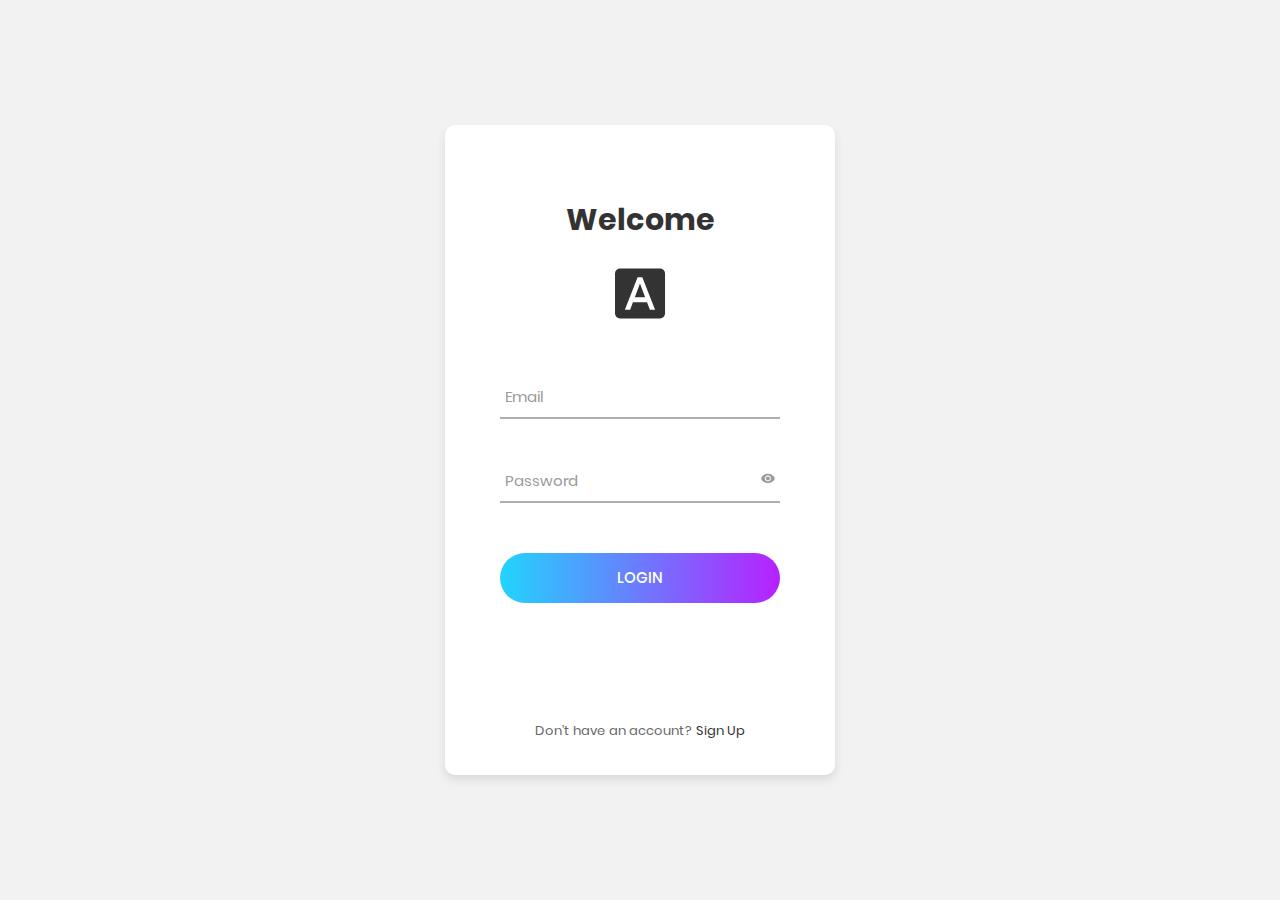
<file: will_be/login-form-v2/Login_v2/index.html>
<!DOCTYPE html>
<html lang="en">
<head>
	<title>Login V2</title>
	<meta charset="UTF-8">
	<meta name="viewport" content="width=device-width, initial-scale=1">
<!--===============================================================================================-->	
	<link rel="icon" type="image/png" href="images/icons/favicon.ico"/>
<!--===============================================================================================-->
	<link rel="stylesheet" type="text/css" href="vendor/bootstrap/css/bootstrap.min.css">
<!--===============================================================================================-->
	<link rel="stylesheet" type="text/css" href="fonts/font-awesome-4.7.0/css/font-awesome.min.css">
<!--===============================================================================================-->
	<link rel="stylesheet" type="text/css" href="fonts/iconic/css/material-design-iconic-font.min.css">
<!--===============================================================================================-->
	<link rel="stylesheet" type="text/css" href="vendor/animate/animate.css">
<!--===============================================================================================-->	
	<link rel="stylesheet" type="text/css" href="vendor/css-hamburgers/hamburgers.min.css">
<!--===============================================================================================-->
	<link rel="stylesheet" type="text/css" href="vendor/animsition/css/animsition.min.css">
<!--===============================================================================================-->
	<link rel="stylesheet" type="text/css" href="vendor/select2/select2.min.css">
<!--===============================================================================================-->	
	<link rel="stylesheet" type="text/css" href="vendor/daterangepicker/daterangepicker.css">
<!--===============================================================================================-->
	<link rel="stylesheet" type="text/css" href="css/util.css">
	<link rel="stylesheet" type="text/css" href="css/main.css">
<!--===============================================================================================-->
</head>
<body>
	
	<div class="limiter">
		<div class="container-login100">
			<div class="wrap-login100">
				<form class="login100-form validate-form">
					<span class="login100-form-title p-b-26">
						Welcome
					</span>
					<span class="login100-form-title p-b-48">
						<i class="zmdi zmdi-font"></i>
					</span>

					<div class="wrap-input100 validate-input" data-validate = "Valid email is: a@b.c">
						<input class="input100" type="text" name="email">
						<span class="focus-input100" data-placeholder="Email"></span>
					</div>

					<div class="wrap-input100 validate-input" data-validate="Enter password">
						<span class="btn-show-pass">
							<i class="zmdi zmdi-eye"></i>
						</span>
						<input class="input100" type="password" name="pass">
						<span class="focus-input100" data-placeholder="Password"></span>
					</div>

					<div class="container-login100-form-btn">
						<div class="wrap-login100-form-btn">
							<div class="login100-form-bgbtn"></div>
							<button class="login100-form-btn">
								Login
							</button>
						</div>
					</div>

					<div class="text-center p-t-115">
						<span class="txt1">
							Don’t have an account?
						</span>

						<a class="txt2" href="#">
							Sign Up
						</a>
					</div>
				</form>
			</div>
		</div>
	</div>
	

	<div id="dropDownSelect1"></div>
	
<!--===============================================================================================-->
	<script src="vendor/jquery/jquery-3.2.1.min.js"></script>
<!--===============================================================================================-->
	<script src="vendor/animsition/js/animsition.min.js"></script>
<!--===============================================================================================-->
	<script src="vendor/bootstrap/js/popper.js"></script>
	<script src="vendor/bootstrap/js/bootstrap.min.js"></script>
<!--===============================================================================================-->
	<script src="vendor/select2/select2.min.js"></script>
<!--===============================================================================================-->
	<script src="vendor/daterangepicker/moment.min.js"></script>
	<script src="vendor/daterangepicker/daterangepicker.js"></script>
<!--===============================================================================================-->
	<script src="vendor/countdowntime/countdowntime.js"></script>
<!--===============================================================================================-->
	<script src="js/main.js"></script>

</body>
</html>
</file>
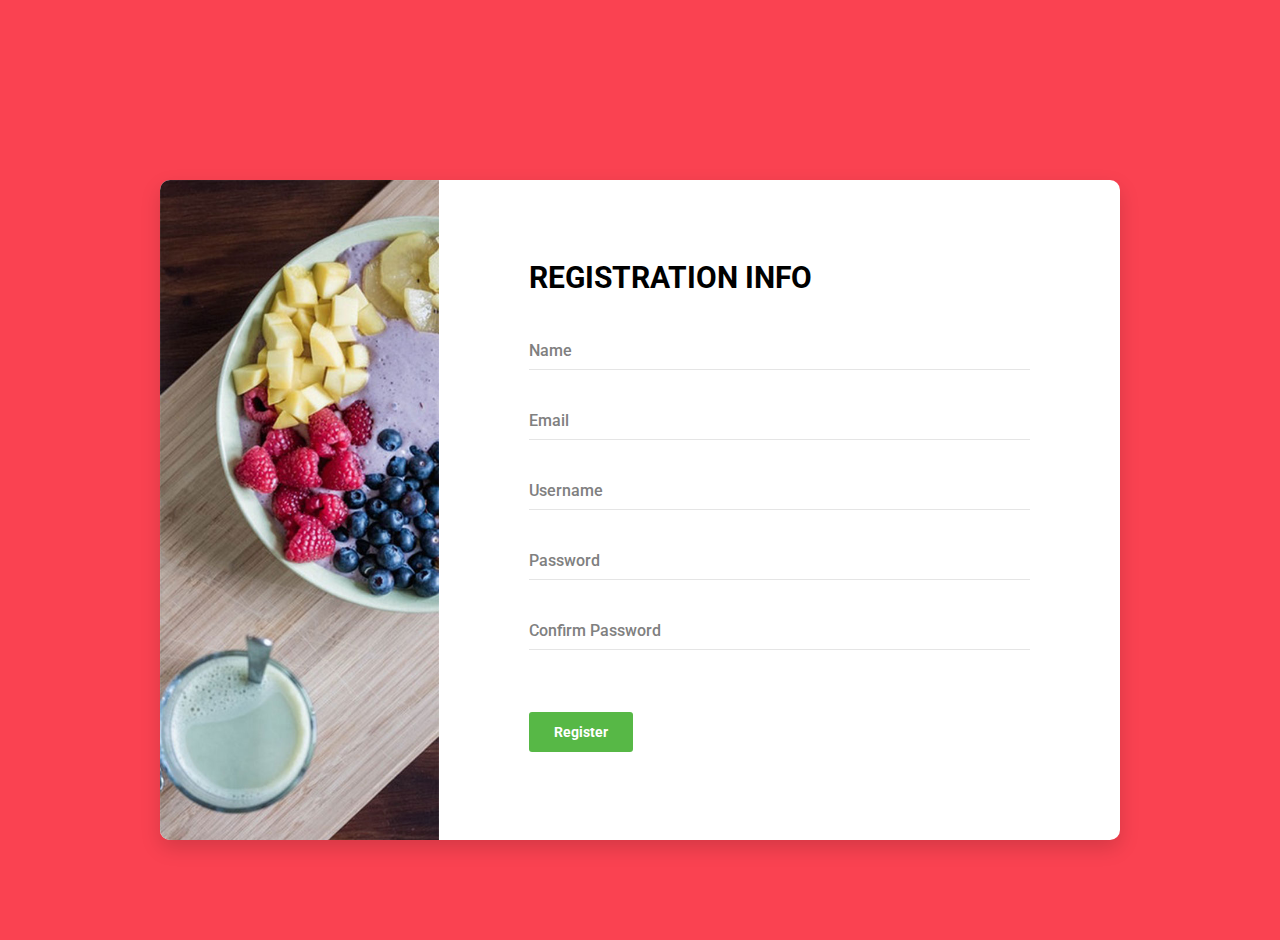
<file: registration_form.html>
<!DOCTYPE html>
<html lang="en">

<head>
    <!-- Required meta tags-->
    <meta charset="UTF-8">
    <meta name="viewport" content="width=device-width, initial-scale=1, shrink-to-fit=no">
    <meta name="description" content="Colorlib Templates">
    <meta name="author" content="Colorlib">
    <meta name="keywords" content="Colorlib Templates">

    <!-- Title Page-->
    <title>Register Forms</title>

    <!-- Icons font CSS-->
    <link href="vendor/mdi-font/css/material-design-iconic-font.min.css" rel="stylesheet" media="all">
    <link href="vendor/font-awesome-4.7/css/font-awesome.min.css" rel="stylesheet" media="all">
    <!-- Font special for pages-->
    <link href="https://fonts.googleapis.com/css?family=Roboto:100,100i,300,300i,400,400i,500,500i,700,700i,900,900i" rel="stylesheet">

    <!-- Vendor CSS-->
    <link href="vendor/select2/select2.min.css" rel="stylesheet" media="all">
    <link href="vendor/datepicker/daterangepicker.css" rel="stylesheet" media="all">

    <!-- Main CSS-->
    <link href="css/main.css" rel="stylesheet" media="all">
</head>

<body>
    <div class="page-wrapper bg-red p-t-180 p-b-100 font-robo">
        <div class="wrapper wrapper--w960">
            <div class="card card-2">
                <div class="card-heading"></div>
                <div class="card-body">
                    <h2 class="title">Registration Info</h2>
                    <form id="registrationForm">
                        <div class="input-group">
                            <input class="input--style-2" type="text" placeholder="Name" name="name" required>
                        </div>
                        <div class="input-group">
                            <input class="input--style-2" type="email" placeholder="Email" name="email" required>
                        </div>
                        <div class="input-group">
                            <input class="input--style-2" type="text" placeholder="Username" name="username" required>
                        </div>
                        <div class="input-group">
                            <input class="input--style-2" type="password" placeholder="Password" name="password" required>
                        </div>
                        <div class="input-group">
                            <input class="input--style-2" type="password" placeholder="Confirm Password" name="confirmpassword" required>
                        </div>
                        
                        <div class="p-t-30">
                            <button class="btn btn--radius btn--green" type="submit">Register</button>
                        </div>
                    </form>
                </div>
            </div>
        </div>
    </div>

    <!-- Jquery JS-->
    <script src="vendor/jquery/jquery.min.js"></script>
    <!-- Vendor JS-->
    <script src="vendor/select2/select2.min.js"></script>
    <script src="vendor/datepicker/moment.min.js"></script>
    <script src="vendor/datepicker/daterangepicker.js"></script>

    <!-- Main JS-->
    <script src="js/global.js"></script>
    
    <script>
        document.getElementById('registrationForm').addEventListener('submit', function(event) {
            event.preventDefault();
            
            const name = event.target.name.value;
            const email = event.target.email.value;
            const username = event.target.username.value;
            const password = event.target.password.value;
            const confirmPassword = event.target.confirmpassword.value;
    
            if (password !== confirmPassword) {
                alert('Passwords do not match');
                return;
            }
    
            const data = {
                name: name,
                email: email,
                username: username,
                password: password,
                confirm_password: confirmPassword
            };
    
            fetch('http://127.0.0.1:8000/accounts/registration', {
                method: 'POST',
                headers: {
                    'Content-Type': 'application/json'
                },
                body: JSON.stringify(data)
            })
            .then(response => response.json())
            .then(data => {
                if (data.message) {
                    alert('Registration successful');
                    localStorage.setItem('access_token', data.access);
                    localStorage.setItem('refresh_token', data.refresh);
                    window.location.href = 'home.html';
                } else {
                    alert('Registration failed');
                    console.log(data);
                }
            })
            .catch((error) => {
                console.error('Error:', error);
                alert('An error occurred during registration');
            });
        });
    </script>
    

</body>

</html>
</file>
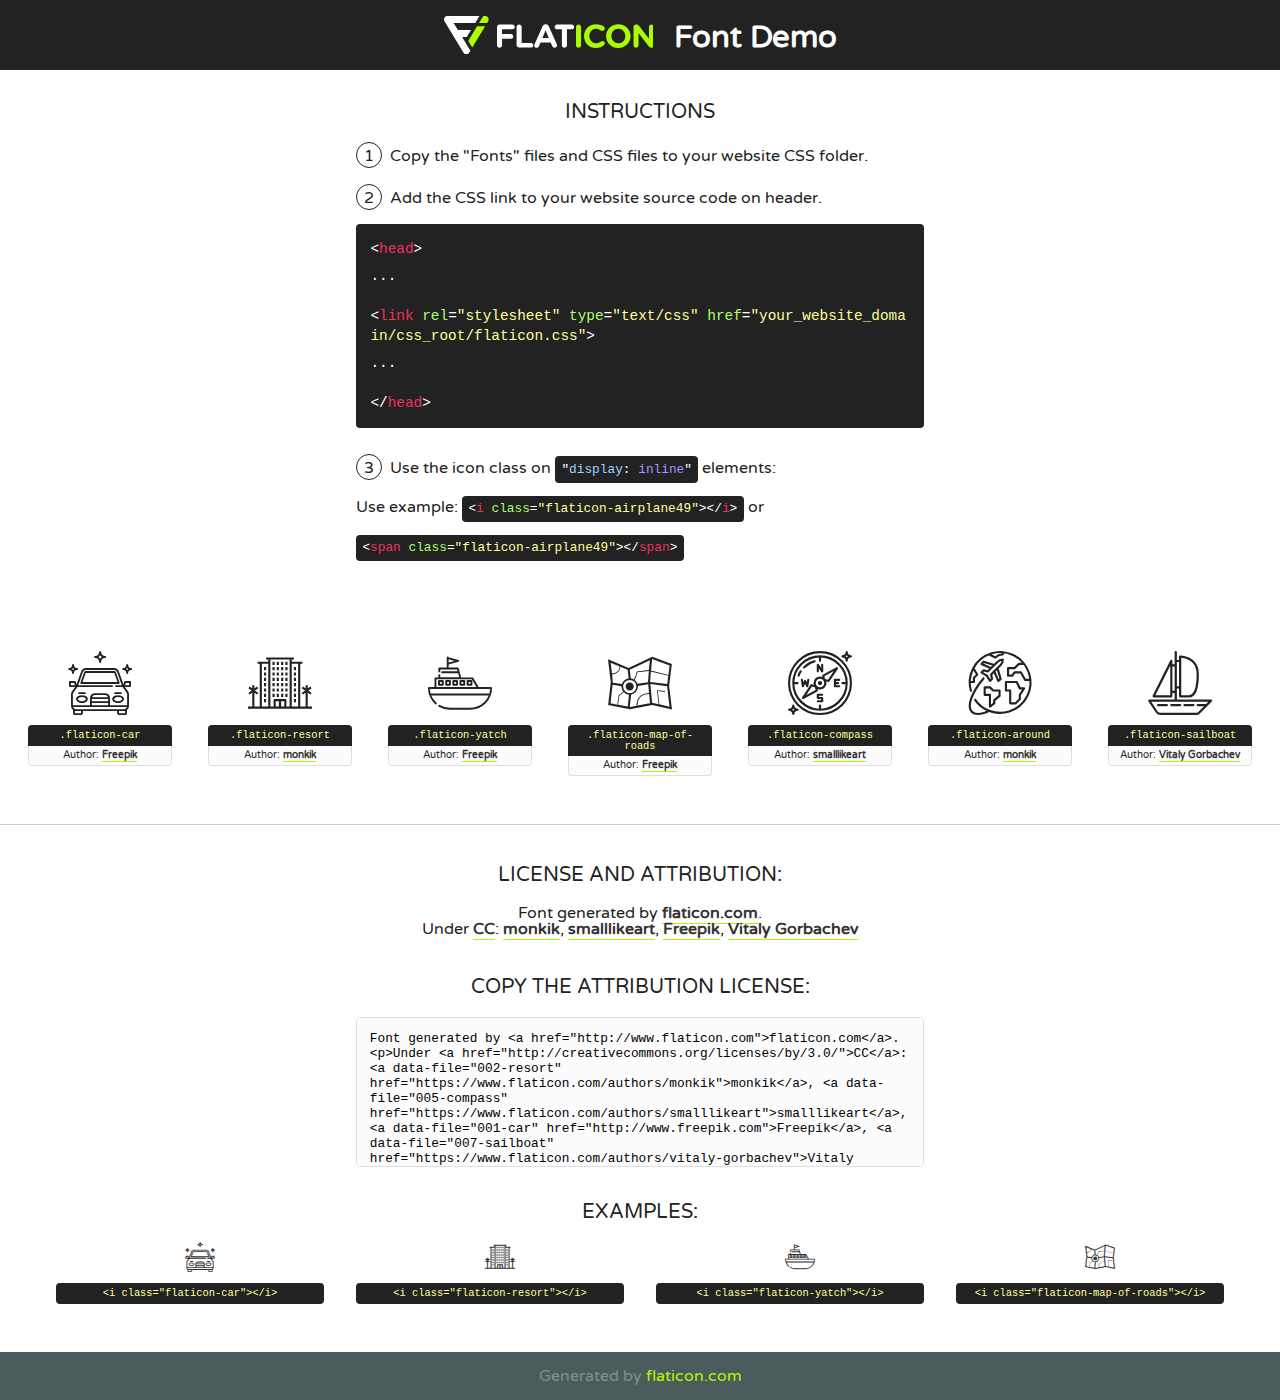
<file: fonts/flaticon/font/flaticon.html>
<!DOCTYPE html>
<!--
  Flaticon icon font: Flaticon
  Creation date: 05/07/2018 04:38
-->
<html>
<!DOCTYPE html>
<html>

<head>
    <title>Flaticon WebFont</title>
    <link href="http://fonts.googleapis.com/css?family=Varela+Round" rel="stylesheet" type="text/css" />
    <link rel="stylesheet" type="text/css" href="flaticon.css">
    <meta charset="UTF-8">
    <style>
    html, body, div, span, applet, object, iframe,
    h1, h2, h3, h4, h5, h6, p, blockquote, pre,
    a, abbr, acronym, address, big, cite, code,
    del, dfn, em, img, ins, kbd, q, s, samp,
    small, strike, strong, sub, sup, tt, var,
    b, u, i, center,
    dl, dt, dd, ol, ul, li,
    fieldset, form, label, legend,
    table, caption, tbody, tfoot, thead, tr, th, td,
    article, aside, canvas, details, embed, 
    figure, figcaption, footer, header, hgroup, 
    menu, nav, output, ruby, section, summary,
    time, mark, audio, video {
        margin: 0;
        padding: 0;
        border: 0;
        font-size: 100%;
        font: inherit;
        vertical-align: baseline;
    }
    /* HTML5 display-role reset for older browsers */
    article, aside, details, figcaption, figure, 
    footer, header, hgroup, menu, nav, section {
        display: block;
    }
    body {
        line-height: 1;
    }
    ol, ul {
        list-style: none;
    }
    blockquote, q {
        quotes: none;
    }
    blockquote:before, blockquote:after,
    q:before, q:after {
        content: '';
        content: none;
    }
    table {
        border-collapse: collapse;
        border-spacing: 0;
    }
    body {
        font-family: 'Varela Round', Helvetica, Arial, sans-serif;
        font-size: 16px;
        color: #222;
    }
    a {
        color: #333;
        border-bottom: 1px solid #a9fd00;
        font-weight: bold;
        text-decoration: none;
    }
    * {
        -moz-box-sizing: border-box;
        -webkit-box-sizing: border-box;
        box-sizing: border-box;
        margin: 0;
        padding: 0;
    }
    [class^="flaticon-"]:before, [class*=" flaticon-"]:before, [class^="flaticon-"]:after, [class*=" flaticon-"]:after {
        font-family: Flaticon;
        font-size: 30px;
        font-style: normal;
        margin-left: 20px;
        color: #333;
    }
    .wrapper {
        max-width: 600px;
        margin: auto;
        padding: 0 1em;
    }
    .title {
        font-size: 1.25em;
        text-align: center;
        margin-bottom: 1em;
        text-transform: uppercase;
    }
    header {
        text-align: center;
        background-color: #222;
        color: #fff;
        padding: 1em;
    }
    header .logo {
        width: 210px;
        height: 38px;
        display: inline-block;
        vertical-align: middle;
        margin-right: 1em;
        border: none;
    }
    header strong {
        font-size: 1.95em;
        font-weight: bold;
        vertical-align: middle;
        margin-top: 5px;
        display: inline-block;
    }
    .demo {
        margin: 2em auto;
        line-height: 1.25em;
    }
    .demo ul li {
        margin-bottom: 1em;
    }
    .demo ul li .num {
        color: #222;
        border-radius: 20px;
        display: inline-block;
        width: 26px;
        padding: 3px;
        height: 26px;
        text-align: center;
        margin-right: 0.5em;
        border: 1px solid #222;
    }
    .demo ul li code {
        background-color: #222;
        border-radius: 4px;
        padding: 0.25em 0.5em;
        display: inline-block;
        color: #fff;
        font-family: Consolas,Monaco,Lucida Console,Liberation Mono,DejaVu Sans Mono,Bitstream Vera Sans Mono,Courier New, monospace;
        font-weight: lighter;
        margin-top: 1em;
        font-size: 0.8em;
        word-break: break-all;
    }
    .demo ul li code.big {
        padding: 1em;
        font-size: 0.9em;
    }
    .demo ul li code .red {
        color: #EF3159;
    }
    .demo ul li code .green {
        color: #ACFF65;
    }
    .demo ul li code .yellow {
        color: #FFFF99;
    }
    .demo ul li code .blue {
        color: #99D3FF;
    }
    .demo ul li code .purple {
        color: #A295FF;
    }
    .demo ul li code .dots {
        margin-top: 0.5em;
        display: block;
    }
    #glyphs {
        border-bottom: 1px solid #ccc;
        padding: 2em 0;
        text-align: center;
    }
    .glyph {
        display: inline-block;
        width: 9em;
        margin: 1em;
        text-align: center;
        vertical-align: top;
        background: #FFF;
    }
    .glyph .glyph-icon {
        padding: 10px;
        display: block;
        font-family:"Flaticon";
        font-size: 64px;
        line-height: 1;
    }
    .glyph .glyph-icon:before {
        font-size: 64px;
        color: #222;
        margin-left: 0;
    }
    .class-name {
        font-size: 0.65em;
        background-color: #222;
        color: #fff;
        border-radius: 4px 4px 0 0;
        padding: 0.5em;
        color: #FFFF99;
        font-family: Consolas,Monaco,Lucida Console,Liberation Mono,DejaVu Sans Mono,Bitstream Vera Sans Mono,Courier New, monospace;
    }
    .author-name {
        font-size: 0.6em;
        background-color: #fcfcfd;
        border: 1px solid #DEDEE4;
        border-top: 0;
        border-radius: 0 0 4px 4px;
        padding: 0.5em;
    }
    .class-name:last-child {
        font-size: 10px;
        color:#888;
    }
    .class-name:last-child a {
        font-size: 10px;
        color:#555;
    }
    .class-name:last-child a:hover {
        color:#a9fd00;
    }
    .glyph > input {
        display: block;
        width: 100px;
        margin: 5px auto;
        text-align: center;
        font-size: 12px;
        cursor: text;
    }
    .glyph > input.icon-input {
        font-family:"Flaticon";
        font-size: 16px;
        margin-bottom: 10px;
    }
    .attribution .title {
        margin-top: 2em;
    }
    .attribution textarea {
        background-color: #fcfcfd;
        padding: 1em;
        border: none;
        box-shadow: none;
        border: 1px solid #DEDEE4;
        border-radius: 4px;
        resize: none;
        width: 100%;
        height: 150px;
        font-size: 0.8em;
        font-family: Consolas,Monaco,Lucida Console,Liberation Mono,DejaVu Sans Mono,Bitstream Vera Sans Mono,Courier New, monospace;
        -webkit-appearance: none;
    }
    .iconsuse {
        margin: 2em auto;
        text-align: center;
        max-width: 1200px;
    }
    .iconsuse:after {
        content: '';
        display: table;
        clear: both;
    }
    .iconsuse .image {
        float: left;
        width: 25%;
        padding: 0 1em;
    }
    .iconsuse .image p {
        margin-bottom: 1em;
    }
    .iconsuse .image span {
        display: block;
        font-size: 0.65em;
        background-color: #222;
        color: #fff;
        border-radius: 4px;
        padding: 0.5em;
        color: #FFFF99;
        margin-top: 1em;
        font-family: Consolas,Monaco,Lucida Console,Liberation Mono,DejaVu Sans Mono,Bitstream Vera Sans Mono,Courier New, monospace;
    }
    #footer {
        text-align: center;
        background-color: #4C5B5C;
        color: #7c9192;
        padding: 1em;
    }
    #footer a {
        border: none;
        color: #a9fd00;
        font-weight: normal;
    }
    @media (max-width: 960px) {
        .iconsuse .image {
            width: 50%;
        }
    }
    @media (max-width: 560px) {
        .iconsuse .image {
            width: 100%;
        }
    }
    </style>
</head>

<body class="characters-off">

    <header>
        <a href="http://www.flaticon.com" target="_blank" class="logo">
            <svg version="1.1" xmlns="http://www.w3.org/2000/svg" xmlns:xlink="http://www.w3.org/1999/xlink" xmlns:a="http://ns.adobe.com/AdobeSVGViewerExtensions/3.0/" viewBox="0 0 560.875 102.036" enable-background="new 0 0 560.875 102.036" xml:space="preserve">
                <defs>
                </defs>
                <g>
                    <g class="letters">
                        <path fill="#ffffff" d="M141.596,29.675c0-3.777,2.985-6.767,6.764-6.767h34.438c3.426,0,6.15,2.728,6.15,6.15
                        c0,3.43-2.724,6.149-6.15,6.149h-27.674v13.091h23.719c3.429,0,6.151,2.724,6.151,6.15c0,3.43-2.723,6.149-6.151,6.149h-23.719
                        v17.574c0,3.773-2.986,6.761-6.764,6.761c-3.779,0-6.764-2.989-6.764-6.761V29.675z"></path>
                        <path fill="#ffffff" d="M193.844,29.149c0-3.781,2.985-6.767,6.764-6.767c3.776,0,6.763,2.985,6.763,6.767v42.957h25.039
                        c3.426,0,6.149,2.726,6.149,6.153c0,3.425-2.723,6.15-6.149,6.15h-31.802c-3.779,0-6.764-2.986-6.764-6.768V29.149z"></path>
                        <path fill="#ffffff" d="M241.891,75.71l21.438-48.407c1.492-3.341,4.215-5.357,7.906-5.357h0.792
                        c3.686,0,6.323,2.017,7.815,5.357l21.439,48.407c0.436,0.967,0.701,1.845,0.701,2.723c0,3.602-2.809,6.501-6.414,6.501
                        c-3.161,0-5.269-1.845-6.499-4.655l-4.132-9.661h-27.059l-4.301,10.102c-1.144,2.631-3.426,4.214-6.237,4.214
                        c-3.517,0-6.24-2.81-6.24-6.325C241.1,77.64,241.451,76.677,241.891,75.71z M279.932,58.666l-8.521-20.297l-8.526,20.297H279.932
                        z"></path>
                        <path fill="#ffffff" d="M314.864,35.387H301.86c-3.429,0-6.239-2.813-6.239-6.238c0-3.429,2.811-6.24,6.239-6.24h39.533
                        c3.426,0,6.237,2.811,6.237,6.24c0,3.425-2.811,6.238-6.237,6.238h-13.001v42.785c0,3.773-2.99,6.761-6.764,6.761
                        c-3.779,0-6.764-2.989-6.764-6.761V35.387z"></path>
                        <path fill="#A9FD00" d="M352.615,29.149c0-3.781,2.985-6.767,6.767-6.767c3.774,0,6.761,2.985,6.761,6.767v49.024
                        c0,3.773-2.987,6.761-6.761,6.761c-3.781,0-6.767-2.989-6.767-6.761V29.149z"></path>
                        <path fill="#A9FD00" d="M374.132,53.836v-0.179c0-17.481,13.178-31.801,32.065-31.801c9.22,0,15.459,2.458,20.557,6.238
                        c1.402,1.054,2.637,2.985,2.637,5.357c0,3.692-2.985,6.59-6.681,6.59c-1.845,0-3.071-0.702-4.044-1.319
                        c-3.776-2.813-7.729-4.393-12.562-4.393c-10.364,0-17.831,8.611-17.831,19.154v0.173c0,10.542,7.291,19.329,17.831,19.329
                        c5.715,0,9.492-1.756,13.359-4.834c1.049-0.874,2.458-1.491,4.039-1.491c3.429,0,6.325,2.813,6.325,6.236
                        c0,2.106-1.056,3.78-2.282,4.834c-5.539,4.834-12.036,7.733-21.878,7.733C387.572,85.464,374.132,71.493,374.132,53.836z"></path>
                        <path fill="#A9FD00" d="M433.009,53.836v-0.179c0-17.481,13.79-31.801,32.766-31.801c18.981,0,32.592,14.143,32.592,31.628v0.173
                        c0,17.483-13.785,31.807-32.769,31.807C446.625,85.464,433.009,71.32,433.009,53.836z M484.224,53.836v-0.179
                        c0-10.539-7.725-19.326-18.626-19.326c-10.893,0-18.449,8.611-18.449,19.154v0.173c0,10.542,7.73,19.329,18.626,19.329
                        C476.676,72.986,484.224,64.378,484.224,53.836z"></path>
                        <path fill="#A9FD00" d="M506.233,29.321c0-3.774,2.99-6.763,6.767-6.763h1.401c3.252,0,5.183,1.583,7.029,3.953l26.093,34.265
                        V29.059c0-3.692,2.99-6.677,6.681-6.677c3.683,0,6.671,2.985,6.671,6.677v48.934c0,3.78-2.987,6.765-6.764,6.765h-0.436
                        c-3.257,0-5.188-1.581-7.034-3.953l-27.056-35.492v32.944c0,3.687-2.985,6.676-6.678,6.676c-3.683,0-6.673-2.989-6.673-6.676
                        V29.321z"></path>
                    </g>
                    <g class="insignia">
                        <path fill="#ffffff" d="M48.372,56.137h12.517l11.156-18.537H37.186L25.688,18.539h57.825L94.668,0H9.271
                        C5.925,0,2.842,1.801,1.198,4.716c-1.644,2.907-1.593,6.482,0.134,9.343l50.38,83.501c1.678,2.781,4.689,4.476,7.938,4.476
                        c3.246,0,6.257-1.695,7.935-4.476l2.898-4.804L48.372,56.137z"></path>
                        <g class="i">
                            <path fill="#A9FD00" d="M93.575,18.539h0.031v0.004l21.652,0.004l2.705-4.488c1.727-2.861,1.778-6.436,0.133-9.343
                            C116.454,1.801,113.371,0,110.026,0h-5.294L93.575,18.539z"></path>
                            <polygon fill="#A9FD00" points="88.291,27.356 64.725,66.486 75.519,84.404 109.942,27.356"></polygon>
                        </g>
                    </g>
                </g>
            </svg>
        </a>
        <strong>Font Demo</strong>
    </header>


    <section class="demo wrapper">

        <p class="title">Instructions</p>

        <ul>
            <li>
                <span class="num">1</span>Copy the "Fonts" files and CSS files to your website CSS folder.
            </li>
            <li>
                <span class="num">2</span>Add the CSS link to your website source code on header.
                <code class="big">
                    &lt;<span class="red">head</span>&gt;
                    <br/><span class="dots">...</span>
                    <br/>&lt;<span class="red">link</span> <span class="green">rel</span>=<span class="yellow">"stylesheet"</span> <span class="green">type</span>=<span class="yellow">"text/css"</span> <span class="green">href</span>=<span class="yellow">"your_website_domain/css_root/flaticon.css"</span>&gt;
                    <br/><span class="dots">...</span>
                    <br/>&lt;/<span class="red">head</span>&gt;
                </code>
            </li>

            <li>
                <p>
                    <span class="num">3</span>Use the icon class on <code>"<span class="blue">display</span>:<span class="purple"> inline</span>"</code> elements:
                    <br />
                    Use example: <code>&lt;<span class="red">i</span> <span class="green">class</span>=<span class="yellow">&quot;flaticon-airplane49&quot;</span>&gt;&lt;/<span class="red">i</span>&gt;</code> or <code>&lt;<span class="red">span</span> <span class="green">class</span>=<span class="yellow">&quot;flaticon-airplane49&quot;</span>&gt;&lt;/<span class="red">span</span>&gt;</code>
            </li>
        </ul>

    </section>




   <section id="glyphs">          
    
      
        <div class="glyph"><div class="glyph-icon flaticon-car"></div>
            <div class="class-name">.flaticon-car</div>
            <div class="author-name">Author: <a data-file="001-car" href="http://www.freepik.com">Freepik</a> </div> 
        </div>        
        
        <div class="glyph"><div class="glyph-icon flaticon-resort"></div>
            <div class="class-name">.flaticon-resort</div>
            <div class="author-name">Author: <a data-file="002-resort" href="https://www.flaticon.com/authors/monkik">monkik</a> </div> 
        </div>        
        
        <div class="glyph"><div class="glyph-icon flaticon-yatch"></div>
            <div class="class-name">.flaticon-yatch</div>
            <div class="author-name">Author: <a data-file="003-yatch" href="http://www.freepik.com">Freepik</a> </div> 
        </div>        
        
        <div class="glyph"><div class="glyph-icon flaticon-map-of-roads"></div>
            <div class="class-name">.flaticon-map-of-roads</div>
            <div class="author-name">Author: <a data-file="004-map-of-roads" href="http://www.freepik.com">Freepik</a> </div> 
        </div>        
        
        <div class="glyph"><div class="glyph-icon flaticon-compass"></div>
            <div class="class-name">.flaticon-compass</div>
            <div class="author-name">Author: <a data-file="005-compass" href="https://www.flaticon.com/authors/smalllikeart">smalllikeart</a> </div> 
        </div>        
        
        <div class="glyph"><div class="glyph-icon flaticon-around"></div>
            <div class="class-name">.flaticon-around</div>
            <div class="author-name">Author: <a data-file="006-around" href="https://www.flaticon.com/authors/monkik">monkik</a> </div> 
        </div>        
        
        <div class="glyph"><div class="glyph-icon flaticon-sailboat"></div>
            <div class="class-name">.flaticon-sailboat</div>
            <div class="author-name">Author: <a data-file="007-sailboat" href="https://www.flaticon.com/authors/vitaly-gorbachev">Vitaly Gorbachev</a> </div> 
        </div>        
        

    </section>



    <section class="attribution wrapper"   style="text-align:center;">

      <div class="title">License and attribution:</div><div class="attrDiv">Font generated by <a href="http://www.flaticon.com">flaticon.com</a>. <div><p>Under <a href="http://creativecommons.org/licenses/by/3.0/">CC</a>: <a data-file="002-resort" href="https://www.flaticon.com/authors/monkik">monkik</a>, <a data-file="005-compass" href="https://www.flaticon.com/authors/smalllikeart">smalllikeart</a>, <a data-file="001-car" href="http://www.freepik.com">Freepik</a>, <a data-file="007-sailboat" href="https://www.flaticon.com/authors/vitaly-gorbachev">Vitaly Gorbachev</a></p>  </div>
      </div>
      <div class="title">Copy the Attribution License:</div>

    <textarea onclick="this.focus();this.select();">Font generated by &lt;a href=&quot;http://www.flaticon.com&quot;&gt;flaticon.com&lt;/a&gt;. <p>Under <a href="http://creativecommons.org/licenses/by/3.0/">CC</a>: <a data-file="002-resort" href="https://www.flaticon.com/authors/monkik">monkik</a>, <a data-file="005-compass" href="https://www.flaticon.com/authors/smalllikeart">smalllikeart</a>, <a data-file="001-car" href="http://www.freepik.com">Freepik</a>, <a data-file="007-sailboat" href="https://www.flaticon.com/authors/vitaly-gorbachev">Vitaly Gorbachev</a></p>  
     </textarea>

    </section>

    <section class="iconsuse">

          <div class="title">Examples:</div>            
             
            <div class="image">
                <p>
                    <i class="glyph-icon flaticon-car"></i> 
                    <span>&lt;i class=&quot;flaticon-car&quot;&gt;&lt;/i&gt;</span>
                </p>
            </div>
            
            <div class="image">
                <p>
                    <i class="glyph-icon flaticon-resort"></i> 
                    <span>&lt;i class=&quot;flaticon-resort&quot;&gt;&lt;/i&gt;</span>
                </p>
            </div>
            
            <div class="image">
                <p>
                    <i class="glyph-icon flaticon-yatch"></i> 
                    <span>&lt;i class=&quot;flaticon-yatch&quot;&gt;&lt;/i&gt;</span>
                </p>
            </div>
            
            <div class="image">
                <p>
                    <i class="glyph-icon flaticon-map-of-roads"></i> 
                    <span>&lt;i class=&quot;flaticon-map-of-roads&quot;&gt;&lt;/i&gt;</span>
                </p>
            </div>
                       
        </div>
                            
    </section>

<div id="footer">
    <div>Generated by <a href="http://www.flaticon.com">flaticon.com</a>
    </div>
</div>



</body>
</html>
</file>
<file: will_be/login-form-v2/Login_v2/vendor/daterangepicker/daterangepicker.css>
.daterangepicker {
  position: absolute;
  color: inherit;
  background-color: #fff;
  border-radius: 4px;
  width: 278px;
  padding: 4px;
  margin-top: 1px;
  top: 100px;
  left: 20px;
  /* Calendars */ }
  .daterangepicker:before, .daterangepicker:after {
    position: absolute;
    display: inline-block;
    border-bottom-color: rgba(0, 0, 0, 0.2);
    content: ''; }
  .daterangepicker:before {
    top: -7px;
    border-right: 7px solid transparent;
    border-left: 7px solid transparent;
    border-bottom: 7px solid #ccc; }
  .daterangepicker:after {
    top: -6px;
    border-right: 6px solid transparent;
    border-bottom: 6px solid #fff;
    border-left: 6px solid transparent; }
  .daterangepicker.opensleft:before {
    right: 9px; }
  .daterangepicker.opensleft:after {
    right: 10px; }
  .daterangepicker.openscenter:before {
    left: 0;
    right: 0;
    width: 0;
    margin-left: auto;
    margin-right: auto; }
  .daterangepicker.openscenter:after {
    left: 0;
    right: 0;
    width: 0;
    margin-left: auto;
    margin-right: auto; }
  .daterangepicker.opensright:before {
    left: 9px; }
  .daterangepicker.opensright:after {
    left: 10px; }
  .daterangepicker.dropup {
    margin-top: -5px; }
    .daterangepicker.dropup:before {
      top: initial;
      bottom: -7px;
      border-bottom: initial;
      border-top: 7px solid #ccc; }
    .daterangepicker.dropup:after {
      top: initial;
      bottom: -6px;
      border-bottom: initial;
      border-top: 6px solid #fff; }
  .daterangepicker.dropdown-menu {
    max-width: none;
    z-index: 3001; }
  .daterangepicker.single .ranges, .daterangepicker.single .calendar {
    float: none; }
  .daterangepicker.show-calendar .calendar {
    display: block; }
  .daterangepicker .calendar {
    display: none;
    max-width: 270px;
    margin: 4px; }
    .daterangepicker .calendar.single .calendar-table {
      border: none; }
    .daterangepicker .calendar th, .daterangepicker .calendar td {
      white-space: nowrap;
      text-align: center;
      min-width: 32px; }
  .daterangepicker .calendar-table {
    border: 1px solid #fff;
    padding: 4px;
    border-radius: 4px;
    background-color: #fff; }
  .daterangepicker table {
    width: 100%;
    margin: 0; }
  .daterangepicker td, .daterangepicker th {
    text-align: center;
    width: 20px;
    height: 20px;
    border-radius: 4px;
    border: 1px solid transparent;
    white-space: nowrap;
    cursor: pointer; }
    .daterangepicker td.available:hover, .daterangepicker th.available:hover {
      background-color: #eee;
      border-color: transparent;
      color: inherit; }
    .daterangepicker td.week, .daterangepicker th.week {
      font-size: 80%;
      color: #ccc; }
  .daterangepicker td.off, .daterangepicker td.off.in-range, .daterangepicker td.off.start-date, .daterangepicker td.off.end-date {
    background-color: #fff;
    border-color: transparent;
    color: #999; }
  .daterangepicker td.in-range {
    background-color: #ebf4f8;
    border-color: transparent;
    color: #000;
    border-radius: 0; }
  .daterangepicker td.start-date {
    border-radius: 4px 0 0 4px; }
  .daterangepicker td.end-date {
    border-radius: 0 4px 4px 0; }
  .daterangepicker td.start-date.end-date {
    border-radius: 4px; }
  .daterangepicker td.active, .daterangepicker td.active:hover {
    background-color: #357ebd;
    border-color: transparent;
    color: #fff; }
  .daterangepicker th.month {
    width: auto; }
  .daterangepicker td.disabled, .daterangepicker option.disabled {
    color: #999;
    cursor: not-allowed;
    text-decoration: line-through; }
  .daterangepicker select.monthselect, .daterangepicker select.yearselect {
    font-size: 12px;
    padding: 1px;
    height: auto;
    margin: 0;
    cursor: default; }
  .daterangepicker select.monthselect {
    margin-right: 2%;
    width: 56%; }
  .daterangepicker select.yearselect {
    width: 40%; }
  .daterangepicker select.hourselect, .daterangepicker select.minuteselect, .daterangepicker select.secondselect, .daterangepicker select.ampmselect {
    width: 50px;
    margin-bottom: 0; }
  .daterangepicker .input-mini {
    border: 1px solid #ccc;
    border-radius: 4px;
    color: #555;
    height: 30px;
    line-height: 30px;
    display: block;
    vertical-align: middle;
    margin: 0 0 5px 0;
    padding: 0 6px 0 28px;
    width: 100%; }
    .daterangepicker .input-mini.active {
      border: 1px solid #08c;
      border-radius: 4px; }
  .daterangepicker .daterangepicker_input {
    position: relative; }
    .daterangepicker .daterangepicker_input i {
      position: absolute;
      left: 8px;
      top: 8px; }
  .daterangepicker.rtl .input-mini {
    padding-right: 28px;
    padding-left: 6px; }
  .daterangepicker.rtl .daterangepicker_input i {
    left: auto;
    right: 8px; }
  .daterangepicker .calendar-time {
    text-align: center;
    margin: 5px auto;
    line-height: 30px;
    position: relative;
    padding-left: 28px; }
    .daterangepicker .calendar-time select.disabled {
      color: #ccc;
      cursor: not-allowed; }

.ranges {
  font-size: 11px;
  float: none;
  margin: 4px;
  text-align: left; }
  .ranges ul {
    list-style: none;
    margin: 0 auto;
    padding: 0;
    width: 100%; }
  .ranges li {
    font-size: 13px;
    background-color: #f5f5f5;
    border: 1px solid #f5f5f5;
    border-radius: 4px;
    color: #08c;
    padding: 3px 12px;
    margin-bottom: 8px;
    cursor: pointer; }
    .ranges li:hover {
      background-color: #08c;
      border: 1px solid #08c;
      color: #fff; }
    .ranges li.active {
      background-color: #08c;
      border: 1px solid #08c;
      color: #fff; }

/*  Larger Screen Styling */
@media (min-width: 564px) {
  .daterangepicker {
    width: auto; }
    .daterangepicker .ranges ul {
      width: 160px; }
    .daterangepicker.single .ranges ul {
      width: 100%; }
    .daterangepicker.single .calendar.left {
      clear: none; }
    .daterangepicker.single.ltr .ranges, .daterangepicker.single.ltr .calendar {
      float: left; }
    .daterangepicker.single.rtl .ranges, .daterangepicker.single.rtl .calendar {
      float: right; }
    .daterangepicker.ltr {
      direction: ltr;
      text-align: left; }
      .daterangepicker.ltr .calendar.left {
        clear: left;
        margin-right: 0; }
        .daterangepicker.ltr .calendar.left .calendar-table {
          border-right: none;
          border-top-right-radius: 0;
          border-bottom-right-radius: 0; }
      .daterangepicker.ltr .calendar.right {
        margin-left: 0; }
        .daterangepicker.ltr .calendar.right .calendar-table {
          border-left: none;
          border-top-left-radius: 0;
          border-bottom-left-radius: 0; }
      .daterangepicker.ltr .left .daterangepicker_input {
        padding-right: 12px; }
      .daterangepicker.ltr .calendar.left .calendar-table {
        padding-right: 12px; }
      .daterangepicker.ltr .ranges, .daterangepicker.ltr .calendar {
        float: left; }
    .daterangepicker.rtl {
      direction: rtl;
      text-align: right; }
      .daterangepicker.rtl .calendar.left {
        clear: right;
        margin-left: 0; }
        .daterangepicker.rtl .calendar.left .calendar-table {
          border-left: none;
          border-top-left-radius: 0;
          border-bottom-left-radius: 0; }
      .daterangepicker.rtl .calendar.right {
        margin-right: 0; }
        .daterangepicker.rtl .calendar.right .calendar-table {
          border-right: none;
          border-top-right-radius: 0;
          border-bottom-right-radius: 0; }
      .daterangepicker.rtl .left .daterangepicker_input {
        padding-left: 12px; }
      .daterangepicker.rtl .calendar.left .calendar-table {
        padding-left: 12px; }
      .daterangepicker.rtl .ranges, .daterangepicker.rtl .calendar {
        text-align: right;
        float: right; } }
@media (min-width: 730px) {
  .daterangepicker .ranges {
    width: auto; }
  .daterangepicker.ltr .ranges {
    float: left; }
  .daterangepicker.rtl .ranges {
    float: right; }
  .daterangepicker .calendar.left {
    clear: none !important; } }
</file>
<file: will_be/login-form-v2/Login_v2/css/util.css>
/*[ FONT SIZE ]
///////////////////////////////////////////////////////////
*/
.fs-1 {font-size: 1px;}
.fs-2 {font-size: 2px;}
.fs-3 {font-size: 3px;}
.fs-4 {font-size: 4px;}
.fs-5 {font-size: 5px;}
.fs-6 {font-size: 6px;}
.fs-7 {font-size: 7px;}
.fs-8 {font-size: 8px;}
.fs-9 {font-size: 9px;}
.fs-10 {font-size: 10px;}
.fs-11 {font-size: 11px;}
.fs-12 {font-size: 12px;}
.fs-13 {font-size: 13px;}
.fs-14 {font-size: 14px;}
.fs-15 {font-size: 15px;}
.fs-16 {font-size: 16px;}
.fs-17 {font-size: 17px;}
.fs-18 {font-size: 18px;}
.fs-19 {font-size: 19px;}
.fs-20 {font-size: 20px;}
.fs-21 {font-size: 21px;}
.fs-22 {font-size: 22px;}
.fs-23 {font-size: 23px;}
.fs-24 {font-size: 24px;}
.fs-25 {font-size: 25px;}
.fs-26 {font-size: 26px;}
.fs-27 {font-size: 27px;}
.fs-28 {font-size: 28px;}
.fs-29 {font-size: 29px;}
.fs-30 {font-size: 30px;}
.fs-31 {font-size: 31px;}
.fs-32 {font-size: 32px;}
.fs-33 {font-size: 33px;}
.fs-34 {font-size: 34px;}
.fs-35 {font-size: 35px;}
.fs-36 {font-size: 36px;}
.fs-37 {font-size: 37px;}
.fs-38 {font-size: 38px;}
.fs-39 {font-size: 39px;}
.fs-40 {font-size: 40px;}
.fs-41 {font-size: 41px;}
.fs-42 {font-size: 42px;}
.fs-43 {font-size: 43px;}
.fs-44 {font-size: 44px;}
.fs-45 {font-size: 45px;}
.fs-46 {font-size: 46px;}
.fs-47 {font-size: 47px;}
.fs-48 {font-size: 48px;}
.fs-49 {font-size: 49px;}
.fs-50 {font-size: 50px;}
.fs-51 {font-size: 51px;}
.fs-52 {font-size: 52px;}
.fs-53 {font-size: 53px;}
.fs-54 {font-size: 54px;}
.fs-55 {font-size: 55px;}
.fs-56 {font-size: 56px;}
.fs-57 {font-size: 57px;}
.fs-58 {font-size: 58px;}
.fs-59 {font-size: 59px;}
.fs-60 {font-size: 60px;}
.fs-61 {font-size: 61px;}
.fs-62 {font-size: 62px;}
.fs-63 {font-size: 63px;}
.fs-64 {font-size: 64px;}
.fs-65 {font-size: 65px;}
.fs-66 {font-size: 66px;}
.fs-67 {font-size: 67px;}
.fs-68 {font-size: 68px;}
.fs-69 {font-size: 69px;}
.fs-70 {font-size: 70px;}
.fs-71 {font-size: 71px;}
.fs-72 {font-size: 72px;}
.fs-73 {font-size: 73px;}
.fs-74 {font-size: 74px;}
.fs-75 {font-size: 75px;}
.fs-76 {font-size: 76px;}
.fs-77 {font-size: 77px;}
.fs-78 {font-size: 78px;}
.fs-79 {font-size: 79px;}
.fs-80 {font-size: 80px;}
.fs-81 {font-size: 81px;}
.fs-82 {font-size: 82px;}
.fs-83 {font-size: 83px;}
.fs-84 {font-size: 84px;}
.fs-85 {font-size: 85px;}
.fs-86 {font-size: 86px;}
.fs-87 {font-size: 87px;}
.fs-88 {font-size: 88px;}
.fs-89 {font-size: 89px;}
.fs-90 {font-size: 90px;}
.fs-91 {font-size: 91px;}
.fs-92 {font-size: 92px;}
.fs-93 {font-size: 93px;}
.fs-94 {font-size: 94px;}
.fs-95 {font-size: 95px;}
.fs-96 {font-size: 96px;}
.fs-97 {font-size: 97px;}
.fs-98 {font-size: 98px;}
.fs-99 {font-size: 99px;}
.fs-100 {font-size: 100px;}
.fs-101 {font-size: 101px;}
.fs-102 {font-size: 102px;}
.fs-103 {font-size: 103px;}
.fs-104 {font-size: 104px;}
.fs-105 {font-size: 105px;}
.fs-106 {font-size: 106px;}
.fs-107 {font-size: 107px;}
.fs-108 {font-size: 108px;}
.fs-109 {font-size: 109px;}
.fs-110 {font-size: 110px;}
.fs-111 {font-size: 111px;}
.fs-112 {font-size: 112px;}
.fs-113 {font-size: 113px;}
.fs-114 {font-size: 114px;}
.fs-115 {font-size: 115px;}
.fs-116 {font-size: 116px;}
.fs-117 {font-size: 117px;}
.fs-118 {font-size: 118px;}
.fs-119 {font-size: 119px;}
.fs-120 {font-size: 120px;}
.fs-121 {font-size: 121px;}
.fs-122 {font-size: 122px;}
.fs-123 {font-size: 123px;}
.fs-124 {font-size: 124px;}
.fs-125 {font-size: 125px;}
.fs-126 {font-size: 126px;}
.fs-127 {font-size: 127px;}
.fs-128 {font-size: 128px;}
.fs-129 {font-size: 129px;}
.fs-130 {font-size: 130px;}
.fs-131 {font-size: 131px;}
.fs-132 {font-size: 132px;}
.fs-133 {font-size: 133px;}
.fs-134 {font-size: 134px;}
.fs-135 {font-size: 135px;}
.fs-136 {font-size: 136px;}
.fs-137 {font-size: 137px;}
.fs-138 {font-size: 138px;}
.fs-139 {font-size: 139px;}
.fs-140 {font-size: 140px;}
.fs-141 {font-size: 141px;}
.fs-142 {font-size: 142px;}
.fs-143 {font-size: 143px;}
.fs-144 {font-size: 144px;}
.fs-145 {font-size: 145px;}
.fs-146 {font-size: 146px;}
.fs-147 {font-size: 147px;}
.fs-148 {font-size: 148px;}
.fs-149 {font-size: 149px;}
.fs-150 {font-size: 150px;}
.fs-151 {font-size: 151px;}
.fs-152 {font-size: 152px;}
.fs-153 {font-size: 153px;}
.fs-154 {font-size: 154px;}
.fs-155 {font-size: 155px;}
.fs-156 {font-size: 156px;}
.fs-157 {font-size: 157px;}
.fs-158 {font-size: 158px;}
.fs-159 {font-size: 159px;}
.fs-160 {font-size: 160px;}
.fs-161 {font-size: 161px;}
.fs-162 {font-size: 162px;}
.fs-163 {font-size: 163px;}
.fs-164 {font-size: 164px;}
.fs-165 {font-size: 165px;}
.fs-166 {font-size: 166px;}
.fs-167 {font-size: 167px;}
.fs-168 {font-size: 168px;}
.fs-169 {font-size: 169px;}
.fs-170 {font-size: 170px;}
.fs-171 {font-size: 171px;}
.fs-172 {font-size: 172px;}
.fs-173 {font-size: 173px;}
.fs-174 {font-size: 174px;}
.fs-175 {font-size: 175px;}
.fs-176 {font-size: 176px;}
.fs-177 {font-size: 177px;}
.fs-178 {font-size: 178px;}
.fs-179 {font-size: 179px;}
.fs-180 {font-size: 180px;}
.fs-181 {font-size: 181px;}
.fs-182 {font-size: 182px;}
.fs-183 {font-size: 183px;}
.fs-184 {font-size: 184px;}
.fs-185 {font-size: 185px;}
.fs-186 {font-size: 186px;}
.fs-187 {font-size: 187px;}
.fs-188 {font-size: 188px;}
.fs-189 {font-size: 189px;}
.fs-190 {font-size: 190px;}
.fs-191 {font-size: 191px;}
.fs-192 {font-size: 192px;}
.fs-193 {font-size: 193px;}
.fs-194 {font-size: 194px;}
.fs-195 {font-size: 195px;}
.fs-196 {font-size: 196px;}
.fs-197 {font-size: 197px;}
.fs-198 {font-size: 198px;}
.fs-199 {font-size: 199px;}
.fs-200 {font-size: 200px;}

/*[ PADDING ]
///////////////////////////////////////////////////////////
*/
.p-t-0 {padding-top: 0px;}
.p-t-1 {padding-top: 1px;}
.p-t-2 {padding-top: 2px;}
.p-t-3 {padding-top: 3px;}
.p-t-4 {padding-top: 4px;}
.p-t-5 {padding-top: 5px;}
.p-t-6 {padding-top: 6px;}
.p-t-7 {padding-top: 7px;}
.p-t-8 {padding-top: 8px;}
.p-t-9 {padding-top: 9px;}
.p-t-10 {padding-top: 10px;}
.p-t-11 {padding-top: 11px;}
.p-t-12 {padding-top: 12px;}
.p-t-13 {padding-top: 13px;}
.p-t-14 {padding-top: 14px;}
.p-t-15 {padding-top: 15px;}
.p-t-16 {padding-top: 16px;}
.p-t-17 {padding-top: 17px;}
.p-t-18 {padding-top: 18px;}
.p-t-19 {padding-top: 19px;}
.p-t-20 {padding-top: 20px;}
.p-t-21 {padding-top: 21px;}
.p-t-22 {padding-top: 22px;}
.p-t-23 {padding-top: 23px;}
.p-t-24 {padding-top: 24px;}
.p-t-25 {padding-top: 25px;}
.p-t-26 {padding-top: 26px;}
.p-t-27 {padding-top: 27px;}
.p-t-28 {padding-top: 28px;}
.p-t-29 {padding-top: 29px;}
.p-t-30 {padding-top: 30px;}
.p-t-31 {padding-top: 31px;}
.p-t-32 {padding-top: 32px;}
.p-t-33 {padding-top: 33px;}
.p-t-34 {padding-top: 34px;}
.p-t-35 {padding-top: 35px;}
.p-t-36 {padding-top: 36px;}
.p-t-37 {padding-top: 37px;}
.p-t-38 {padding-top: 38px;}
.p-t-39 {padding-top: 39px;}
.p-t-40 {padding-top: 40px;}
.p-t-41 {padding-top: 41px;}
.p-t-42 {padding-top: 42px;}
.p-t-43 {padding-top: 43px;}
.p-t-44 {padding-top: 44px;}
.p-t-45 {padding-top: 45px;}
.p-t-46 {padding-top: 46px;}
.p-t-47 {padding-top: 47px;}
.p-t-48 {padding-top: 48px;}
.p-t-49 {padding-top: 49px;}
.p-t-50 {padding-top: 50px;}
.p-t-51 {padding-top: 51px;}
.p-t-52 {padding-top: 52px;}
.p-t-53 {padding-top: 53px;}
.p-t-54 {padding-top: 54px;}
.p-t-55 {padding-top: 55px;}
.p-t-56 {padding-top: 56px;}
.p-t-57 {padding-top: 57px;}
.p-t-58 {padding-top: 58px;}
.p-t-59 {padding-top: 59px;}
.p-t-60 {padding-top: 60px;}
.p-t-61 {padding-top: 61px;}
.p-t-62 {padding-top: 62px;}
.p-t-63 {padding-top: 63px;}
.p-t-64 {padding-top: 64px;}
.p-t-65 {padding-top: 65px;}
.p-t-66 {padding-top: 66px;}
.p-t-67 {padding-top: 67px;}
.p-t-68 {padding-top: 68px;}
.p-t-69 {padding-top: 69px;}
.p-t-70 {padding-top: 70px;}
.p-t-71 {padding-top: 71px;}
.p-t-72 {padding-top: 72px;}
.p-t-73 {padding-top: 73px;}
.p-t-74 {padding-top: 74px;}
.p-t-75 {padding-top: 75px;}
.p-t-76 {padding-top: 76px;}
.p-t-77 {padding-top: 77px;}
.p-t-78 {padding-top: 78px;}
.p-t-79 {padding-top: 79px;}
.p-t-80 {padding-top: 80px;}
.p-t-81 {padding-top: 81px;}
.p-t-82 {padding-top: 82px;}
.p-t-83 {padding-top: 83px;}
.p-t-84 {padding-top: 84px;}
.p-t-85 {padding-top: 85px;}
.p-t-86 {padding-top: 86px;}
.p-t-87 {padding-top: 87px;}
.p-t-88 {padding-top: 88px;}
.p-t-89 {padding-top: 89px;}
.p-t-90 {padding-top: 90px;}
.p-t-91 {padding-top: 91px;}
.p-t-92 {padding-top: 92px;}
.p-t-93 {padding-top: 93px;}
.p-t-94 {padding-top: 94px;}
.p-t-95 {padding-top: 95px;}
.p-t-96 {padding-top: 96px;}
.p-t-97 {padding-top: 97px;}
.p-t-98 {padding-top: 98px;}
.p-t-99 {padding-top: 99px;}
.p-t-100 {padding-top: 100px;}
.p-t-101 {padding-top: 101px;}
.p-t-102 {padding-top: 102px;}
.p-t-103 {padding-top: 103px;}
.p-t-104 {padding-top: 104px;}
.p-t-105 {padding-top: 105px;}
.p-t-106 {padding-top: 106px;}
.p-t-107 {padding-top: 107px;}
.p-t-108 {padding-top: 108px;}
.p-t-109 {padding-top: 109px;}
.p-t-110 {padding-top: 110px;}
.p-t-111 {padding-top: 111px;}
.p-t-112 {padding-top: 112px;}
.p-t-113 {padding-top: 113px;}
.p-t-114 {padding-top: 114px;}
.p-t-115 {padding-top: 115px;}
.p-t-116 {padding-top: 116px;}
.p-t-117 {padding-top: 117px;}
.p-t-118 {padding-top: 118px;}
.p-t-119 {padding-top: 119px;}
.p-t-120 {padding-top: 120px;}
.p-t-121 {padding-top: 121px;}
.p-t-122 {padding-top: 122px;}
.p-t-123 {padding-top: 123px;}
.p-t-124 {padding-top: 124px;}
.p-t-125 {padding-top: 125px;}
.p-t-126 {padding-top: 126px;}
.p-t-127 {padding-top: 127px;}
.p-t-128 {padding-top: 128px;}
.p-t-129 {padding-top: 129px;}
.p-t-130 {padding-top: 130px;}
.p-t-131 {padding-top: 131px;}
.p-t-132 {padding-top: 132px;}
.p-t-133 {padding-top: 133px;}
.p-t-134 {padding-top: 134px;}
.p-t-135 {padding-top: 135px;}
.p-t-136 {padding-top: 136px;}
.p-t-137 {padding-top: 137px;}
.p-t-138 {padding-top: 138px;}
.p-t-139 {padding-top: 139px;}
.p-t-140 {padding-top: 140px;}
.p-t-141 {padding-top: 141px;}
.p-t-142 {padding-top: 142px;}
.p-t-143 {padding-top: 143px;}
.p-t-144 {padding-top: 144px;}
.p-t-145 {padding-top: 145px;}
.p-t-146 {padding-top: 146px;}
.p-t-147 {padding-top: 147px;}
.p-t-148 {padding-top: 148px;}
.p-t-149 {padding-top: 149px;}
.p-t-150 {padding-top: 150px;}
.p-t-151 {padding-top: 151px;}
.p-t-152 {padding-top: 152px;}
.p-t-153 {padding-top: 153px;}
.p-t-154 {padding-top: 154px;}
.p-t-155 {padding-top: 155px;}
.p-t-156 {padding-top: 156px;}
.p-t-157 {padding-top: 157px;}
.p-t-158 {padding-top: 158px;}
.p-t-159 {padding-top: 159px;}
.p-t-160 {padding-top: 160px;}
.p-t-161 {padding-top: 161px;}
.p-t-162 {padding-top: 162px;}
.p-t-163 {padding-top: 163px;}
.p-t-164 {padding-top: 164px;}
.p-t-165 {padding-top: 165px;}
.p-t-166 {padding-top: 166px;}
.p-t-167 {padding-top: 167px;}
.p-t-168 {padding-top: 168px;}
.p-t-169 {padding-top: 169px;}
.p-t-170 {padding-top: 170px;}
.p-t-171 {padding-top: 171px;}
.p-t-172 {padding-top: 172px;}
.p-t-173 {padding-top: 173px;}
.p-t-174 {padding-top: 174px;}
.p-t-175 {padding-top: 175px;}
.p-t-176 {padding-top: 176px;}
.p-t-177 {padding-top: 177px;}
.p-t-178 {padding-top: 178px;}
.p-t-179 {padding-top: 179px;}
.p-t-180 {padding-top: 180px;}
.p-t-181 {padding-top: 181px;}
.p-t-182 {padding-top: 182px;}
.p-t-183 {padding-top: 183px;}
.p-t-184 {padding-top: 184px;}
.p-t-185 {padding-top: 185px;}
.p-t-186 {padding-top: 186px;}
.p-t-187 {padding-top: 187px;}
.p-t-188 {padding-top: 188px;}
.p-t-189 {padding-top: 189px;}
.p-t-190 {padding-top: 190px;}
.p-t-191 {padding-top: 191px;}
.p-t-192 {padding-top: 192px;}
.p-t-193 {padding-top: 193px;}
.p-t-194 {padding-top: 194px;}
.p-t-195 {padding-top: 195px;}
.p-t-196 {padding-top: 196px;}
.p-t-197 {padding-top: 197px;}
.p-t-198 {padding-top: 198px;}
.p-t-199 {padding-top: 199px;}
.p-t-200 {padding-top: 200px;}
.p-t-201 {padding-top: 201px;}
.p-t-202 {padding-top: 202px;}
.p-t-203 {padding-top: 203px;}
.p-t-204 {padding-top: 204px;}
.p-t-205 {padding-top: 205px;}
.p-t-206 {padding-top: 206px;}
.p-t-207 {padding-top: 207px;}
.p-t-208 {padding-top: 208px;}
.p-t-209 {padding-top: 209px;}
.p-t-210 {padding-top: 210px;}
.p-t-211 {padding-top: 211px;}
.p-t-212 {padding-top: 212px;}
.p-t-213 {padding-top: 213px;}
.p-t-214 {padding-top: 214px;}
.p-t-215 {padding-top: 215px;}
.p-t-216 {padding-top: 216px;}
.p-t-217 {padding-top: 217px;}
.p-t-218 {padding-top: 218px;}
.p-t-219 {padding-top: 219px;}
.p-t-220 {padding-top: 220px;}
.p-t-221 {padding-top: 221px;}
.p-t-222 {padding-top: 222px;}
.p-t-223 {padding-top: 223px;}
.p-t-224 {padding-top: 224px;}
.p-t-225 {padding-top: 225px;}
.p-t-226 {padding-top: 226px;}
.p-t-227 {padding-top: 227px;}
.p-t-228 {padding-top: 228px;}
.p-t-229 {padding-top: 229px;}
.p-t-230 {padding-top: 230px;}
.p-t-231 {padding-top: 231px;}
.p-t-232 {padding-top: 232px;}
.p-t-233 {padding-top: 233px;}
.p-t-234 {padding-top: 234px;}
.p-t-235 {padding-top: 235px;}
.p-t-236 {padding-top: 236px;}
.p-t-237 {padding-top: 237px;}
.p-t-238 {padding-top: 238px;}
.p-t-239 {padding-top: 239px;}
.p-t-240 {padding-top: 240px;}
.p-t-241 {padding-top: 241px;}
.p-t-242 {padding-top: 242px;}
.p-t-243 {padding-top: 243px;}
.p-t-244 {padding-top: 244px;}
.p-t-245 {padding-top: 245px;}
.p-t-246 {padding-top: 246px;}
.p-t-247 {padding-top: 247px;}
.p-t-248 {padding-top: 248px;}
.p-t-249 {padding-top: 249px;}
.p-t-250 {padding-top: 250px;}
.p-b-0 {padding-bottom: 0px;}
.p-b-1 {padding-bottom: 1px;}
.p-b-2 {padding-bottom: 2px;}
.p-b-3 {padding-bottom: 3px;}
.p-b-4 {padding-bottom: 4px;}
.p-b-5 {padding-bottom: 5px;}
.p-b-6 {padding-bottom: 6px;}
.p-b-7 {padding-bottom: 7px;}
.p-b-8 {padding-bottom: 8px;}
.p-b-9 {padding-bottom: 9px;}
.p-b-10 {padding-bottom: 10px;}
.p-b-11 {padding-bottom: 11px;}
.p-b-12 {padding-bottom: 12px;}
.p-b-13 {padding-bottom: 13px;}
.p-b-14 {padding-bottom: 14px;}
.p-b-15 {padding-bottom: 15px;}
.p-b-16 {padding-bottom: 16px;}
.p-b-17 {padding-bottom: 17px;}
.p-b-18 {padding-bottom: 18px;}
.p-b-19 {padding-bottom: 19px;}
.p-b-20 {padding-bottom: 20px;}
.p-b-21 {padding-bottom: 21px;}
.p-b-22 {padding-bottom: 22px;}
.p-b-23 {padding-bottom: 23px;}
.p-b-24 {padding-bottom: 24px;}
.p-b-25 {padding-bottom: 25px;}
.p-b-26 {padding-bottom: 26px;}
.p-b-27 {padding-bottom: 27px;}
.p-b-28 {padding-bottom: 28px;}
.p-b-29 {padding-bottom: 29px;}
.p-b-30 {padding-bottom: 30px;}
.p-b-31 {padding-bottom: 31px;}
.p-b-32 {padding-bottom: 32px;}
.p-b-33 {padding-bottom: 33px;}
.p-b-34 {padding-bottom: 34px;}
.p-b-35 {padding-bottom: 35px;}
.p-b-36 {padding-bottom: 36px;}
.p-b-37 {padding-bottom: 37px;}
.p-b-38 {padding-bottom: 38px;}
.p-b-39 {padding-bottom: 39px;}
.p-b-40 {padding-bottom: 40px;}
.p-b-41 {padding-bottom: 41px;}
.p-b-42 {padding-bottom: 42px;}
.p-b-43 {padding-bottom: 43px;}
.p-b-44 {padding-bottom: 44px;}
.p-b-45 {padding-bottom: 45px;}
.p-b-46 {padding-bottom: 46px;}
.p-b-47 {padding-bottom: 47px;}
.p-b-48 {padding-bottom: 48px;}
.p-b-49 {padding-bottom: 49px;}
.p-b-50 {padding-bottom: 50px;}
.p-b-51 {padding-bottom: 51px;}
.p-b-52 {padding-bottom: 52px;}
.p-b-53 {padding-bottom: 53px;}
.p-b-54 {padding-bottom: 54px;}
.p-b-55 {padding-bottom: 55px;}
.p-b-56 {padding-bottom: 56px;}
.p-b-57 {padding-bottom: 57px;}
.p-b-58 {padding-bottom: 58px;}
.p-b-59 {padding-bottom: 59px;}
.p-b-60 {padding-bottom: 60px;}
.p-b-61 {padding-bottom: 61px;}
.p-b-62 {padding-bottom: 62px;}
.p-b-63 {padding-bottom: 63px;}
.p-b-64 {padding-bottom: 64px;}
.p-b-65 {padding-bottom: 65px;}
.p-b-66 {padding-bottom: 66px;}
.p-b-67 {padding-bottom: 67px;}
.p-b-68 {padding-bottom: 68px;}
.p-b-69 {padding-bottom: 69px;}
.p-b-70 {padding-bottom: 70px;}
.p-b-71 {padding-bottom: 71px;}
.p-b-72 {padding-bottom: 72px;}
.p-b-73 {padding-bottom: 73px;}
.p-b-74 {padding-bottom: 74px;}
.p-b-75 {padding-bottom: 75px;}
.p-b-76 {padding-bottom: 76px;}
.p-b-77 {padding-bottom: 77px;}
.p-b-78 {padding-bottom: 78px;}
.p-b-79 {padding-bottom: 79px;}
.p-b-80 {padding-bottom: 80px;}
.p-b-81 {padding-bottom: 81px;}
.p-b-82 {padding-bottom: 82px;}
.p-b-83 {padding-bottom: 83px;}
.p-b-84 {padding-bottom: 84px;}
.p-b-85 {padding-bottom: 85px;}
.p-b-86 {padding-bottom: 86px;}
.p-b-87 {padding-bottom: 87px;}
.p-b-88 {padding-bottom: 88px;}
.p-b-89 {padding-bottom: 89px;}
.p-b-90 {padding-bottom: 90px;}
.p-b-91 {padding-bottom: 91px;}
.p-b-92 {padding-bottom: 92px;}
.p-b-93 {padding-bottom: 93px;}
.p-b-94 {padding-bottom: 94px;}
.p-b-95 {padding-bottom: 95px;}
.p-b-96 {padding-bottom: 96px;}
.p-b-97 {padding-bottom: 97px;}
.p-b-98 {padding-bottom: 98px;}
.p-b-99 {padding-bottom: 99px;}
.p-b-100 {padding-bottom: 100px;}
.p-b-101 {padding-bottom: 101px;}
.p-b-102 {padding-bottom: 102px;}
.p-b-103 {padding-bottom: 103px;}
.p-b-104 {padding-bottom: 104px;}
.p-b-105 {padding-bottom: 105px;}
.p-b-106 {padding-bottom: 106px;}
.p-b-107 {padding-bottom: 107px;}
.p-b-108 {padding-bottom: 108px;}
.p-b-109 {padding-bottom: 109px;}
.p-b-110 {padding-bottom: 110px;}
.p-b-111 {padding-bottom: 111px;}
.p-b-112 {padding-bottom: 112px;}
.p-b-113 {padding-bottom: 113px;}
.p-b-114 {padding-bottom: 114px;}
.p-b-115 {padding-bottom: 115px;}
.p-b-116 {padding-bottom: 116px;}
.p-b-117 {padding-bottom: 117px;}
.p-b-118 {padding-bottom: 118px;}
.p-b-119 {padding-bottom: 119px;}
.p-b-120 {padding-bottom: 120px;}
.p-b-121 {padding-bottom: 121px;}
.p-b-122 {padding-bottom: 122px;}
.p-b-123 {padding-bottom: 123px;}
.p-b-124 {padding-bottom: 124px;}
.p-b-125 {padding-bottom: 125px;}
.p-b-126 {padding-bottom: 126px;}
.p-b-127 {padding-bottom: 127px;}
.p-b-128 {padding-bottom: 128px;}
.p-b-129 {padding-bottom: 129px;}
.p-b-130 {padding-bottom: 130px;}
.p-b-131 {padding-bottom: 131px;}
.p-b-132 {padding-bottom: 132px;}
.p-b-133 {padding-bottom: 133px;}
.p-b-134 {padding-bottom: 134px;}
.p-b-135 {padding-bottom: 135px;}
.p-b-136 {padding-bottom: 136px;}
.p-b-137 {padding-bottom: 137px;}
.p-b-138 {padding-bottom: 138px;}
.p-b-139 {padding-bottom: 139px;}
.p-b-140 {padding-bottom: 140px;}
.p-b-141 {padding-bottom: 141px;}
.p-b-142 {padding-bottom: 142px;}
.p-b-143 {padding-bottom: 143px;}
.p-b-144 {padding-bottom: 144px;}
.p-b-145 {padding-bottom: 145px;}
.p-b-146 {padding-bottom: 146px;}
.p-b-147 {padding-bottom: 147px;}
.p-b-148 {padding-bottom: 148px;}
.p-b-149 {padding-bottom: 149px;}
.p-b-150 {padding-bottom: 150px;}
.p-b-151 {padding-bottom: 151px;}
.p-b-152 {padding-bottom: 152px;}
.p-b-153 {padding-bottom: 153px;}
.p-b-154 {padding-bottom: 154px;}
.p-b-155 {padding-bottom: 155px;}
.p-b-156 {padding-bottom: 156px;}
.p-b-157 {padding-bottom: 157px;}
.p-b-158 {padding-bottom: 158px;}
.p-b-159 {padding-bottom: 159px;}
.p-b-160 {padding-bottom: 160px;}
.p-b-161 {padding-bottom: 161px;}
.p-b-162 {padding-bottom: 162px;}
.p-b-163 {padding-bottom: 163px;}
.p-b-164 {padding-bottom: 164px;}
.p-b-165 {padding-bottom: 165px;}
.p-b-166 {padding-bottom: 166px;}
.p-b-167 {padding-bottom: 167px;}
.p-b-168 {padding-bottom: 168px;}
.p-b-169 {padding-bottom: 169px;}
.p-b-170 {padding-bottom: 170px;}
.p-b-171 {padding-bottom: 171px;}
.p-b-172 {padding-bottom: 172px;}
.p-b-173 {padding-bottom: 173px;}
.p-b-174 {padding-bottom: 174px;}
.p-b-175 {padding-bottom: 175px;}
.p-b-176 {padding-bottom: 176px;}
.p-b-177 {padding-bottom: 177px;}
.p-b-178 {padding-bottom: 178px;}
.p-b-179 {padding-bottom: 179px;}
.p-b-180 {padding-bottom: 180px;}
.p-b-181 {padding-bottom: 181px;}
.p-b-182 {padding-bottom: 182px;}
.p-b-183 {padding-bottom: 183px;}
.p-b-184 {padding-bottom: 184px;}
.p-b-185 {padding-bottom: 185px;}
.p-b-186 {padding-bottom: 186px;}
.p-b-187 {padding-bottom: 187px;}
.p-b-188 {padding-bottom: 188px;}
.p-b-189 {padding-bottom: 189px;}
.p-b-190 {padding-bottom: 190px;}
.p-b-191 {padding-bottom: 191px;}
.p-b-192 {padding-bottom: 192px;}
.p-b-193 {padding-bottom: 193px;}
.p-b-194 {padding-bottom: 194px;}
.p-b-195 {padding-bottom: 195px;}
.p-b-196 {padding-bottom: 196px;}
.p-b-197 {padding-bottom: 197px;}
.p-b-198 {padding-bottom: 198px;}
.p-b-199 {padding-bottom: 199px;}
.p-b-200 {padding-bottom: 200px;}
.p-b-201 {padding-bottom: 201px;}
.p-b-202 {padding-bottom: 202px;}
.p-b-203 {padding-bottom: 203px;}
.p-b-204 {padding-bottom: 204px;}
.p-b-205 {padding-bottom: 205px;}
.p-b-206 {padding-bottom: 206px;}
.p-b-207 {padding-bottom: 207px;}
.p-b-208 {padding-bottom: 208px;}
.p-b-209 {padding-bottom: 209px;}
.p-b-210 {padding-bottom: 210px;}
.p-b-211 {padding-bottom: 211px;}
.p-b-212 {padding-bottom: 212px;}
.p-b-213 {padding-bottom: 213px;}
.p-b-214 {padding-bottom: 214px;}
.p-b-215 {padding-bottom: 215px;}
.p-b-216 {padding-bottom: 216px;}
.p-b-217 {padding-bottom: 217px;}
.p-b-218 {padding-bottom: 218px;}
.p-b-219 {padding-bottom: 219px;}
.p-b-220 {padding-bottom: 220px;}
.p-b-221 {padding-bottom: 221px;}
.p-b-222 {padding-bottom: 222px;}
.p-b-223 {padding-bottom: 223px;}
.p-b-224 {padding-bottom: 224px;}
.p-b-225 {padding-bottom: 225px;}
.p-b-226 {padding-bottom: 226px;}
.p-b-227 {padding-bottom: 227px;}
.p-b-228 {padding-bottom: 228px;}
.p-b-229 {padding-bottom: 229px;}
.p-b-230 {padding-bottom: 230px;}
.p-b-231 {padding-bottom: 231px;}
.p-b-232 {padding-bottom: 232px;}
.p-b-233 {padding-bottom: 233px;}
.p-b-234 {padding-bottom: 234px;}
.p-b-235 {padding-bottom: 235px;}
.p-b-236 {padding-bottom: 236px;}
.p-b-237 {padding-bottom: 237px;}
.p-b-238 {padding-bottom: 238px;}
.p-b-239 {padding-bottom: 239px;}
.p-b-240 {padding-bottom: 240px;}
.p-b-241 {padding-bottom: 241px;}
.p-b-242 {padding-bottom: 242px;}
.p-b-243 {padding-bottom: 243px;}
.p-b-244 {padding-bottom: 244px;}
.p-b-245 {padding-bottom: 245px;}
.p-b-246 {padding-bottom: 246px;}
.p-b-247 {padding-bottom: 247px;}
.p-b-248 {padding-bottom: 248px;}
.p-b-249 {padding-bottom: 249px;}
.p-b-250 {padding-bottom: 250px;}
.p-l-0 {padding-left: 0px;}
.p-l-1 {padding-left: 1px;}
.p-l-2 {padding-left: 2px;}
.p-l-3 {padding-left: 3px;}
.p-l-4 {padding-left: 4px;}
.p-l-5 {padding-left: 5px;}
.p-l-6 {padding-left: 6px;}
.p-l-7 {padding-left: 7px;}
.p-l-8 {padding-left: 8px;}
.p-l-9 {padding-left: 9px;}
.p-l-10 {padding-left: 10px;}
.p-l-11 {padding-left: 11px;}
.p-l-12 {padding-left: 12px;}
.p-l-13 {padding-left: 13px;}
.p-l-14 {padding-left: 14px;}
.p-l-15 {padding-left: 15px;}
.p-l-16 {padding-left: 16px;}
.p-l-17 {padding-left: 17px;}
.p-l-18 {padding-left: 18px;}
.p-l-19 {padding-left: 19px;}
.p-l-20 {padding-left: 20px;}
.p-l-21 {padding-left: 21px;}
.p-l-22 {padding-left: 22px;}
.p-l-23 {padding-left: 23px;}
.p-l-24 {padding-left: 24px;}
.p-l-25 {padding-left: 25px;}
.p-l-26 {padding-left: 26px;}
.p-l-27 {padding-left: 27px;}
.p-l-28 {padding-left: 28px;}
.p-l-29 {padding-left: 29px;}
.p-l-30 {padding-left: 30px;}
.p-l-31 {padding-left: 31px;}
.p-l-32 {padding-left: 32px;}
.p-l-33 {padding-left: 33px;}
.p-l-34 {padding-left: 34px;}
.p-l-35 {padding-left: 35px;}
.p-l-36 {padding-left: 36px;}
.p-l-37 {padding-left: 37px;}
.p-l-38 {padding-left: 38px;}
.p-l-39 {padding-left: 39px;}
.p-l-40 {padding-left: 40px;}
.p-l-41 {padding-left: 41px;}
.p-l-42 {padding-left: 42px;}
.p-l-43 {padding-left: 43px;}
.p-l-44 {padding-left: 44px;}
.p-l-45 {padding-left: 45px;}
.p-l-46 {padding-left: 46px;}
.p-l-47 {padding-left: 47px;}
.p-l-48 {padding-left: 48px;}
.p-l-49 {padding-left: 49px;}
.p-l-50 {padding-left: 50px;}
.p-l-51 {padding-left: 51px;}
.p-l-52 {padding-left: 52px;}
.p-l-53 {padding-left: 53px;}
.p-l-54 {padding-left: 54px;}
.p-l-55 {padding-left: 55px;}
.p-l-56 {padding-left: 56px;}
.p-l-57 {padding-left: 57px;}
.p-l-58 {padding-left: 58px;}
.p-l-59 {padding-left: 59px;}
.p-l-60 {padding-left: 60px;}
.p-l-61 {padding-left: 61px;}
.p-l-62 {padding-left: 62px;}
.p-l-63 {padding-left: 63px;}
.p-l-64 {padding-left: 64px;}
.p-l-65 {padding-left: 65px;}
.p-l-66 {padding-left: 66px;}
.p-l-67 {padding-left: 67px;}
.p-l-68 {padding-left: 68px;}
.p-l-69 {padding-left: 69px;}
.p-l-70 {padding-left: 70px;}
.p-l-71 {padding-left: 71px;}
.p-l-72 {padding-left: 72px;}
.p-l-73 {padding-left: 73px;}
.p-l-74 {padding-left: 74px;}
.p-l-75 {padding-left: 75px;}
.p-l-76 {padding-left: 76px;}
.p-l-77 {padding-left: 77px;}
.p-l-78 {padding-left: 78px;}
.p-l-79 {padding-left: 79px;}
.p-l-80 {padding-left: 80px;}
.p-l-81 {padding-left: 81px;}
.p-l-82 {padding-left: 82px;}
.p-l-83 {padding-left: 83px;}
.p-l-84 {padding-left: 84px;}
.p-l-85 {padding-left: 85px;}
.p-l-86 {padding-left: 86px;}
.p-l-87 {padding-left: 87px;}
.p-l-88 {padding-left: 88px;}
.p-l-89 {padding-left: 89px;}
.p-l-90 {padding-left: 90px;}
.p-l-91 {padding-left: 91px;}
.p-l-92 {padding-left: 92px;}
.p-l-93 {padding-left: 93px;}
.p-l-94 {padding-left: 94px;}
.p-l-95 {padding-left: 95px;}
.p-l-96 {padding-left: 96px;}
.p-l-97 {padding-left: 97px;}
.p-l-98 {padding-left: 98px;}
.p-l-99 {padding-left: 99px;}
.p-l-100 {padding-left: 100px;}
.p-l-101 {padding-left: 101px;}
.p-l-102 {padding-left: 102px;}
.p-l-103 {padding-left: 103px;}
.p-l-104 {padding-left: 104px;}
.p-l-105 {padding-left: 105px;}
.p-l-106 {padding-left: 106px;}
.p-l-107 {padding-left: 107px;}
.p-l-108 {padding-left: 108px;}
.p-l-109 {padding-left: 109px;}
.p-l-110 {padding-left: 110px;}
.p-l-111 {padding-left: 111px;}
.p-l-112 {padding-left: 112px;}
.p-l-113 {padding-left: 113px;}
.p-l-114 {padding-left: 114px;}
.p-l-115 {padding-left: 115px;}
.p-l-116 {padding-left: 116px;}
.p-l-117 {padding-left: 117px;}
.p-l-118 {padding-left: 118px;}
.p-l-119 {padding-left: 119px;}
.p-l-120 {padding-left: 120px;}
.p-l-121 {padding-left: 121px;}
.p-l-122 {padding-left: 122px;}
.p-l-123 {padding-left: 123px;}
.p-l-124 {padding-left: 124px;}
.p-l-125 {padding-left: 125px;}
.p-l-126 {padding-left: 126px;}
.p-l-127 {padding-left: 127px;}
.p-l-128 {padding-left: 128px;}
.p-l-129 {padding-left: 129px;}
.p-l-130 {padding-left: 130px;}
.p-l-131 {padding-left: 131px;}
.p-l-132 {padding-left: 132px;}
.p-l-133 {padding-left: 133px;}
.p-l-134 {padding-left: 134px;}
.p-l-135 {padding-left: 135px;}
.p-l-136 {padding-left: 136px;}
.p-l-137 {padding-left: 137px;}
.p-l-138 {padding-left: 138px;}
.p-l-139 {padding-left: 139px;}
.p-l-140 {padding-left: 140px;}
.p-l-141 {padding-left: 141px;}
.p-l-142 {padding-left: 142px;}
.p-l-143 {padding-left: 143px;}
.p-l-144 {padding-left: 144px;}
.p-l-145 {padding-left: 145px;}
.p-l-146 {padding-left: 146px;}
.p-l-147 {padding-left: 147px;}
.p-l-148 {padding-left: 148px;}
.p-l-149 {padding-left: 149px;}
.p-l-150 {padding-left: 150px;}
.p-l-151 {padding-left: 151px;}
.p-l-152 {padding-left: 152px;}
.p-l-153 {padding-left: 153px;}
.p-l-154 {padding-left: 154px;}
.p-l-155 {padding-left: 155px;}
.p-l-156 {padding-left: 156px;}
.p-l-157 {padding-left: 157px;}
.p-l-158 {padding-left: 158px;}
.p-l-159 {padding-left: 159px;}
.p-l-160 {padding-left: 160px;}
.p-l-161 {padding-left: 161px;}
.p-l-162 {padding-left: 162px;}
.p-l-163 {padding-left: 163px;}
.p-l-164 {padding-left: 164px;}
.p-l-165 {padding-left: 165px;}
.p-l-166 {padding-left: 166px;}
.p-l-167 {padding-left: 167px;}
.p-l-168 {padding-left: 168px;}
.p-l-169 {padding-left: 169px;}
.p-l-170 {padding-left: 170px;}
.p-l-171 {padding-left: 171px;}
.p-l-172 {padding-left: 172px;}
.p-l-173 {padding-left: 173px;}
.p-l-174 {padding-left: 174px;}
.p-l-175 {padding-left: 175px;}
.p-l-176 {padding-left: 176px;}
.p-l-177 {padding-left: 177px;}
.p-l-178 {padding-left: 178px;}
.p-l-179 {padding-left: 179px;}
.p-l-180 {padding-left: 180px;}
.p-l-181 {padding-left: 181px;}
.p-l-182 {padding-left: 182px;}
.p-l-183 {padding-left: 183px;}
.p-l-184 {padding-left: 184px;}
.p-l-185 {padding-left: 185px;}
.p-l-186 {padding-left: 186px;}
.p-l-187 {padding-left: 187px;}
.p-l-188 {padding-left: 188px;}
.p-l-189 {padding-left: 189px;}
.p-l-190 {padding-left: 190px;}
.p-l-191 {padding-left: 191px;}
.p-l-192 {padding-left: 192px;}
.p-l-193 {padding-left: 193px;}
.p-l-194 {padding-left: 194px;}
.p-l-195 {padding-left: 195px;}
.p-l-196 {padding-left: 196px;}
.p-l-197 {padding-left: 197px;}
.p-l-198 {padding-left: 198px;}
.p-l-199 {padding-left: 199px;}
.p-l-200 {padding-left: 200px;}
.p-l-201 {padding-left: 201px;}
.p-l-202 {padding-left: 202px;}
.p-l-203 {padding-left: 203px;}
.p-l-204 {padding-left: 204px;}
.p-l-205 {padding-left: 205px;}
.p-l-206 {padding-left: 206px;}
.p-l-207 {padding-left: 207px;}
.p-l-208 {padding-left: 208px;}
.p-l-209 {padding-left: 209px;}
.p-l-210 {padding-left: 210px;}
.p-l-211 {padding-left: 211px;}
.p-l-212 {padding-left: 212px;}
.p-l-213 {padding-left: 213px;}
.p-l-214 {padding-left: 214px;}
.p-l-215 {padding-left: 215px;}
.p-l-216 {padding-left: 216px;}
.p-l-217 {padding-left: 217px;}
.p-l-218 {padding-left: 218px;}
.p-l-219 {padding-left: 219px;}
.p-l-220 {padding-left: 220px;}
.p-l-221 {padding-left: 221px;}
.p-l-222 {padding-left: 222px;}
.p-l-223 {padding-left: 223px;}
.p-l-224 {padding-left: 224px;}
.p-l-225 {padding-left: 225px;}
.p-l-226 {padding-left: 226px;}
.p-l-227 {padding-left: 227px;}
.p-l-228 {padding-left: 228px;}
.p-l-229 {padding-left: 229px;}
.p-l-230 {padding-left: 230px;}
.p-l-231 {padding-left: 231px;}
.p-l-232 {padding-left: 232px;}
.p-l-233 {padding-left: 233px;}
.p-l-234 {padding-left: 234px;}
.p-l-235 {padding-left: 235px;}
.p-l-236 {padding-left: 236px;}
.p-l-237 {padding-left: 237px;}
.p-l-238 {padding-left: 238px;}
.p-l-239 {padding-left: 239px;}
.p-l-240 {padding-left: 240px;}
.p-l-241 {padding-left: 241px;}
.p-l-242 {padding-left: 242px;}
.p-l-243 {padding-left: 243px;}
.p-l-244 {padding-left: 244px;}
.p-l-245 {padding-left: 245px;}
.p-l-246 {padding-left: 246px;}
.p-l-247 {padding-left: 247px;}
.p-l-248 {padding-left: 248px;}
.p-l-249 {padding-left: 249px;}
.p-l-250 {padding-left: 250px;}
.p-r-0 {padding-right: 0px;}
.p-r-1 {padding-right: 1px;}
.p-r-2 {padding-right: 2px;}
.p-r-3 {padding-right: 3px;}
.p-r-4 {padding-right: 4px;}
.p-r-5 {padding-right: 5px;}
.p-r-6 {padding-right: 6px;}
.p-r-7 {padding-right: 7px;}
.p-r-8 {padding-right: 8px;}
.p-r-9 {padding-right: 9px;}
.p-r-10 {padding-right: 10px;}
.p-r-11 {padding-right: 11px;}
.p-r-12 {padding-right: 12px;}
.p-r-13 {padding-right: 13px;}
.p-r-14 {padding-right: 14px;}
.p-r-15 {padding-right: 15px;}
.p-r-16 {padding-right: 16px;}
.p-r-17 {padding-right: 17px;}
.p-r-18 {padding-right: 18px;}
.p-r-19 {padding-right: 19px;}
.p-r-20 {padding-right: 20px;}
.p-r-21 {padding-right: 21px;}
.p-r-22 {padding-right: 22px;}
.p-r-23 {padding-right: 23px;}
.p-r-24 {padding-right: 24px;}
.p-r-25 {padding-right: 25px;}
.p-r-26 {padding-right: 26px;}
.p-r-27 {padding-right: 27px;}
.p-r-28 {padding-right: 28px;}
.p-r-29 {padding-right: 29px;}
.p-r-30 {padding-right: 30px;}
.p-r-31 {padding-right: 31px;}
.p-r-32 {padding-right: 32px;}
.p-r-33 {padding-right: 33px;}
.p-r-34 {padding-right: 34px;}
.p-r-35 {padding-right: 35px;}
.p-r-36 {padding-right: 36px;}
.p-r-37 {padding-right: 37px;}
.p-r-38 {padding-right: 38px;}
.p-r-39 {padding-right: 39px;}
.p-r-40 {padding-right: 40px;}
.p-r-41 {padding-right: 41px;}
.p-r-42 {padding-right: 42px;}
.p-r-43 {padding-right: 43px;}
.p-r-44 {padding-right: 44px;}
.p-r-45 {padding-right: 45px;}
.p-r-46 {padding-right: 46px;}
.p-r-47 {padding-right: 47px;}
.p-r-48 {padding-right: 48px;}
.p-r-49 {padding-right: 49px;}
.p-r-50 {padding-right: 50px;}
.p-r-51 {padding-right: 51px;}
.p-r-52 {padding-right: 52px;}
.p-r-53 {padding-right: 53px;}
.p-r-54 {padding-right: 54px;}
.p-r-55 {padding-right: 55px;}
.p-r-56 {padding-right: 56px;}
.p-r-57 {padding-right: 57px;}
.p-r-58 {padding-right: 58px;}
.p-r-59 {padding-right: 59px;}
.p-r-60 {padding-right: 60px;}
.p-r-61 {padding-right: 61px;}
.p-r-62 {padding-right: 62px;}
.p-r-63 {padding-right: 63px;}
.p-r-64 {padding-right: 64px;}
.p-r-65 {padding-right: 65px;}
.p-r-66 {padding-right: 66px;}
.p-r-67 {padding-right: 67px;}
.p-r-68 {padding-right: 68px;}
.p-r-69 {padding-right: 69px;}
.p-r-70 {padding-right: 70px;}
.p-r-71 {padding-right: 71px;}
.p-r-72 {padding-right: 72px;}
.p-r-73 {padding-right: 73px;}
.p-r-74 {padding-right: 74px;}
.p-r-75 {padding-right: 75px;}
.p-r-76 {padding-right: 76px;}
.p-r-77 {padding-right: 77px;}
.p-r-78 {padding-right: 78px;}
.p-r-79 {padding-right: 79px;}
.p-r-80 {padding-right: 80px;}
.p-r-81 {padding-right: 81px;}
.p-r-82 {padding-right: 82px;}
.p-r-83 {padding-right: 83px;}
.p-r-84 {padding-right: 84px;}
.p-r-85 {padding-right: 85px;}
.p-r-86 {padding-right: 86px;}
.p-r-87 {padding-right: 87px;}
.p-r-88 {padding-right: 88px;}
.p-r-89 {padding-right: 89px;}
.p-r-90 {padding-right: 90px;}
.p-r-91 {padding-right: 91px;}
.p-r-92 {padding-right: 92px;}
.p-r-93 {padding-right: 93px;}
.p-r-94 {padding-right: 94px;}
.p-r-95 {padding-right: 95px;}
.p-r-96 {padding-right: 96px;}
.p-r-97 {padding-right: 97px;}
.p-r-98 {padding-right: 98px;}
.p-r-99 {padding-right: 99px;}
.p-r-100 {padding-right: 100px;}
.p-r-101 {padding-right: 101px;}
.p-r-102 {padding-right: 102px;}
.p-r-103 {padding-right: 103px;}
.p-r-104 {padding-right: 104px;}
.p-r-105 {padding-right: 105px;}
.p-r-106 {padding-right: 106px;}
.p-r-107 {padding-right: 107px;}
.p-r-108 {padding-right: 108px;}
.p-r-109 {padding-right: 109px;}
.p-r-110 {padding-right: 110px;}
.p-r-111 {padding-right: 111px;}
.p-r-112 {padding-right: 112px;}
.p-r-113 {padding-right: 113px;}
.p-r-114 {padding-right: 114px;}
.p-r-115 {padding-right: 115px;}
.p-r-116 {padding-right: 116px;}
.p-r-117 {padding-right: 117px;}
.p-r-118 {padding-right: 118px;}
.p-r-119 {padding-right: 119px;}
.p-r-120 {padding-right: 120px;}
.p-r-121 {padding-right: 121px;}
.p-r-122 {padding-right: 122px;}
.p-r-123 {padding-right: 123px;}
.p-r-124 {padding-right: 124px;}
.p-r-125 {padding-right: 125px;}
.p-r-126 {padding-right: 126px;}
.p-r-127 {padding-right: 127px;}
.p-r-128 {padding-right: 128px;}
.p-r-129 {padding-right: 129px;}
.p-r-130 {padding-right: 130px;}
.p-r-131 {padding-right: 131px;}
.p-r-132 {padding-right: 132px;}
.p-r-133 {padding-right: 133px;}
.p-r-134 {padding-right: 134px;}
.p-r-135 {padding-right: 135px;}
.p-r-136 {padding-right: 136px;}
.p-r-137 {padding-right: 137px;}
.p-r-138 {padding-right: 138px;}
.p-r-139 {padding-right: 139px;}
.p-r-140 {padding-right: 140px;}
.p-r-141 {padding-right: 141px;}
.p-r-142 {padding-right: 142px;}
.p-r-143 {padding-right: 143px;}
.p-r-144 {padding-right: 144px;}
.p-r-145 {padding-right: 145px;}
.p-r-146 {padding-right: 146px;}
.p-r-147 {padding-right: 147px;}
.p-r-148 {padding-right: 148px;}
.p-r-149 {padding-right: 149px;}
.p-r-150 {padding-right: 150px;}
.p-r-151 {padding-right: 151px;}
.p-r-152 {padding-right: 152px;}
.p-r-153 {padding-right: 153px;}
.p-r-154 {padding-right: 154px;}
.p-r-155 {padding-right: 155px;}
.p-r-156 {padding-right: 156px;}
.p-r-157 {padding-right: 157px;}
.p-r-158 {padding-right: 158px;}
.p-r-159 {padding-right: 159px;}
.p-r-160 {padding-right: 160px;}
.p-r-161 {padding-right: 161px;}
.p-r-162 {padding-right: 162px;}
.p-r-163 {padding-right: 163px;}
.p-r-164 {padding-right: 164px;}
.p-r-165 {padding-right: 165px;}
.p-r-166 {padding-right: 166px;}
.p-r-167 {padding-right: 167px;}
.p-r-168 {padding-right: 168px;}
.p-r-169 {padding-right: 169px;}
.p-r-170 {padding-right: 170px;}
.p-r-171 {padding-right: 171px;}
.p-r-172 {padding-right: 172px;}
.p-r-173 {padding-right: 173px;}
.p-r-174 {padding-right: 174px;}
.p-r-175 {padding-right: 175px;}
.p-r-176 {padding-right: 176px;}
.p-r-177 {padding-right: 177px;}
.p-r-178 {padding-right: 178px;}
.p-r-179 {padding-right: 179px;}
.p-r-180 {padding-right: 180px;}
.p-r-181 {padding-right: 181px;}
.p-r-182 {padding-right: 182px;}
.p-r-183 {padding-right: 183px;}
.p-r-184 {padding-right: 184px;}
.p-r-185 {padding-right: 185px;}
.p-r-186 {padding-right: 186px;}
.p-r-187 {padding-right: 187px;}
.p-r-188 {padding-right: 188px;}
.p-r-189 {padding-right: 189px;}
.p-r-190 {padding-right: 190px;}
.p-r-191 {padding-right: 191px;}
.p-r-192 {padding-right: 192px;}
.p-r-193 {padding-right: 193px;}
.p-r-194 {padding-right: 194px;}
.p-r-195 {padding-right: 195px;}
.p-r-196 {padding-right: 196px;}
.p-r-197 {padding-right: 197px;}
.p-r-198 {padding-right: 198px;}
.p-r-199 {padding-right: 199px;}
.p-r-200 {padding-right: 200px;}
.p-r-201 {padding-right: 201px;}
.p-r-202 {padding-right: 202px;}
.p-r-203 {padding-right: 203px;}
.p-r-204 {padding-right: 204px;}
.p-r-205 {padding-right: 205px;}
.p-r-206 {padding-right: 206px;}
.p-r-207 {padding-right: 207px;}
.p-r-208 {padding-right: 208px;}
.p-r-209 {padding-right: 209px;}
.p-r-210 {padding-right: 210px;}
.p-r-211 {padding-right: 211px;}
.p-r-212 {padding-right: 212px;}
.p-r-213 {padding-right: 213px;}
.p-r-214 {padding-right: 214px;}
.p-r-215 {padding-right: 215px;}
.p-r-216 {padding-right: 216px;}
.p-r-217 {padding-right: 217px;}
.p-r-218 {padding-right: 218px;}
.p-r-219 {padding-right: 219px;}
.p-r-220 {padding-right: 220px;}
.p-r-221 {padding-right: 221px;}
.p-r-222 {padding-right: 222px;}
.p-r-223 {padding-right: 223px;}
.p-r-224 {padding-right: 224px;}
.p-r-225 {padding-right: 225px;}
.p-r-226 {padding-right: 226px;}
.p-r-227 {padding-right: 227px;}
.p-r-228 {padding-right: 228px;}
.p-r-229 {padding-right: 229px;}
.p-r-230 {padding-right: 230px;}
.p-r-231 {padding-right: 231px;}
.p-r-232 {padding-right: 232px;}
.p-r-233 {padding-right: 233px;}
.p-r-234 {padding-right: 234px;}
.p-r-235 {padding-right: 235px;}
.p-r-236 {padding-right: 236px;}
.p-r-237 {padding-right: 237px;}
.p-r-238 {padding-right: 238px;}
.p-r-239 {padding-right: 239px;}
.p-r-240 {padding-right: 240px;}
.p-r-241 {padding-right: 241px;}
.p-r-242 {padding-right: 242px;}
.p-r-243 {padding-right: 243px;}
.p-r-244 {padding-right: 244px;}
.p-r-245 {padding-right: 245px;}
.p-r-246 {padding-right: 246px;}
.p-r-247 {padding-right: 247px;}
.p-r-248 {padding-right: 248px;}
.p-r-249 {padding-right: 249px;}
.p-r-250 {padding-right: 250px;}

/*[ MARGIN ]
///////////////////////////////////////////////////////////
*/
.m-t-0 {margin-top: 0px;}
.m-t-1 {margin-top: 1px;}
.m-t-2 {margin-top: 2px;}
.m-t-3 {margin-top: 3px;}
.m-t-4 {margin-top: 4px;}
.m-t-5 {margin-top: 5px;}
.m-t-6 {margin-top: 6px;}
.m-t-7 {margin-top: 7px;}
.m-t-8 {margin-top: 8px;}
.m-t-9 {margin-top: 9px;}
.m-t-10 {margin-top: 10px;}
.m-t-11 {margin-top: 11px;}
.m-t-12 {margin-top: 12px;}
.m-t-13 {margin-top: 13px;}
.m-t-14 {margin-top: 14px;}
.m-t-15 {margin-top: 15px;}
.m-t-16 {margin-top: 16px;}
.m-t-17 {margin-top: 17px;}
.m-t-18 {margin-top: 18px;}
.m-t-19 {margin-top: 19px;}
.m-t-20 {margin-top: 20px;}
.m-t-21 {margin-top: 21px;}
.m-t-22 {margin-top: 22px;}
.m-t-23 {margin-top: 23px;}
.m-t-24 {margin-top: 24px;}
.m-t-25 {margin-top: 25px;}
.m-t-26 {margin-top: 26px;}
.m-t-27 {margin-top: 27px;}
.m-t-28 {margin-top: 28px;}
.m-t-29 {margin-top: 29px;}
.m-t-30 {margin-top: 30px;}
.m-t-31 {margin-top: 31px;}
.m-t-32 {margin-top: 32px;}
.m-t-33 {margin-top: 33px;}
.m-t-34 {margin-top: 34px;}
.m-t-35 {margin-top: 35px;}
.m-t-36 {margin-top: 36px;}
.m-t-37 {margin-top: 37px;}
.m-t-38 {margin-top: 38px;}
.m-t-39 {margin-top: 39px;}
.m-t-40 {margin-top: 40px;}
.m-t-41 {margin-top: 41px;}
.m-t-42 {margin-top: 42px;}
.m-t-43 {margin-top: 43px;}
.m-t-44 {margin-top: 44px;}
.m-t-45 {margin-top: 45px;}
.m-t-46 {margin-top: 46px;}
.m-t-47 {margin-top: 47px;}
.m-t-48 {margin-top: 48px;}
.m-t-49 {margin-top: 49px;}
.m-t-50 {margin-top: 50px;}
.m-t-51 {margin-top: 51px;}
.m-t-52 {margin-top: 52px;}
.m-t-53 {margin-top: 53px;}
.m-t-54 {margin-top: 54px;}
.m-t-55 {margin-top: 55px;}
.m-t-56 {margin-top: 56px;}
.m-t-57 {margin-top: 57px;}
.m-t-58 {margin-top: 58px;}
.m-t-59 {margin-top: 59px;}
.m-t-60 {margin-top: 60px;}
.m-t-61 {margin-top: 61px;}
.m-t-62 {margin-top: 62px;}
.m-t-63 {margin-top: 63px;}
.m-t-64 {margin-top: 64px;}
.m-t-65 {margin-top: 65px;}
.m-t-66 {margin-top: 66px;}
.m-t-67 {margin-top: 67px;}
.m-t-68 {margin-top: 68px;}
.m-t-69 {margin-top: 69px;}
.m-t-70 {margin-top: 70px;}
.m-t-71 {margin-top: 71px;}
.m-t-72 {margin-top: 72px;}
.m-t-73 {margin-top: 73px;}
.m-t-74 {margin-top: 74px;}
.m-t-75 {margin-top: 75px;}
.m-t-76 {margin-top: 76px;}
.m-t-77 {margin-top: 77px;}
.m-t-78 {margin-top: 78px;}
.m-t-79 {margin-top: 79px;}
.m-t-80 {margin-top: 80px;}
.m-t-81 {margin-top: 81px;}
.m-t-82 {margin-top: 82px;}
.m-t-83 {margin-top: 83px;}
.m-t-84 {margin-top: 84px;}
.m-t-85 {margin-top: 85px;}
.m-t-86 {margin-top: 86px;}
.m-t-87 {margin-top: 87px;}
.m-t-88 {margin-top: 88px;}
.m-t-89 {margin-top: 89px;}
.m-t-90 {margin-top: 90px;}
.m-t-91 {margin-top: 91px;}
.m-t-92 {margin-top: 92px;}
.m-t-93 {margin-top: 93px;}
.m-t-94 {margin-top: 94px;}
.m-t-95 {margin-top: 95px;}
.m-t-96 {margin-top: 96px;}
.m-t-97 {margin-top: 97px;}
.m-t-98 {margin-top: 98px;}
.m-t-99 {margin-top: 99px;}
.m-t-100 {margin-top: 100px;}
.m-t-101 {margin-top: 101px;}
.m-t-102 {margin-top: 102px;}
.m-t-103 {margin-top: 103px;}
.m-t-104 {margin-top: 104px;}
.m-t-105 {margin-top: 105px;}
.m-t-106 {margin-top: 106px;}
.m-t-107 {margin-top: 107px;}
.m-t-108 {margin-top: 108px;}
.m-t-109 {margin-top: 109px;}
.m-t-110 {margin-top: 110px;}
.m-t-111 {margin-top: 111px;}
.m-t-112 {margin-top: 112px;}
.m-t-113 {margin-top: 113px;}
.m-t-114 {margin-top: 114px;}
.m-t-115 {margin-top: 115px;}
.m-t-116 {margin-top: 116px;}
.m-t-117 {margin-top: 117px;}
.m-t-118 {margin-top: 118px;}
.m-t-119 {margin-top: 119px;}
.m-t-120 {margin-top: 120px;}
.m-t-121 {margin-top: 121px;}
.m-t-122 {margin-top: 122px;}
.m-t-123 {margin-top: 123px;}
.m-t-124 {margin-top: 124px;}
.m-t-125 {margin-top: 125px;}
.m-t-126 {margin-top: 126px;}
.m-t-127 {margin-top: 127px;}
.m-t-128 {margin-top: 128px;}
.m-t-129 {margin-top: 129px;}
.m-t-130 {margin-top: 130px;}
.m-t-131 {margin-top: 131px;}
.m-t-132 {margin-top: 132px;}
.m-t-133 {margin-top: 133px;}
.m-t-134 {margin-top: 134px;}
.m-t-135 {margin-top: 135px;}
.m-t-136 {margin-top: 136px;}
.m-t-137 {margin-top: 137px;}
.m-t-138 {margin-top: 138px;}
.m-t-139 {margin-top: 139px;}
.m-t-140 {margin-top: 140px;}
.m-t-141 {margin-top: 141px;}
.m-t-142 {margin-top: 142px;}
.m-t-143 {margin-top: 143px;}
.m-t-144 {margin-top: 144px;}
.m-t-145 {margin-top: 145px;}
.m-t-146 {margin-top: 146px;}
.m-t-147 {margin-top: 147px;}
.m-t-148 {margin-top: 148px;}
.m-t-149 {margin-top: 149px;}
.m-t-150 {margin-top: 150px;}
.m-t-151 {margin-top: 151px;}
.m-t-152 {margin-top: 152px;}
.m-t-153 {margin-top: 153px;}
.m-t-154 {margin-top: 154px;}
.m-t-155 {margin-top: 155px;}
.m-t-156 {margin-top: 156px;}
.m-t-157 {margin-top: 157px;}
.m-t-158 {margin-top: 158px;}
.m-t-159 {margin-top: 159px;}
.m-t-160 {margin-top: 160px;}
.m-t-161 {margin-top: 161px;}
.m-t-162 {margin-top: 162px;}
.m-t-163 {margin-top: 163px;}
.m-t-164 {margin-top: 164px;}
.m-t-165 {margin-top: 165px;}
.m-t-166 {margin-top: 166px;}
.m-t-167 {margin-top: 167px;}
.m-t-168 {margin-top: 168px;}
.m-t-169 {margin-top: 169px;}
.m-t-170 {margin-top: 170px;}
.m-t-171 {margin-top: 171px;}
.m-t-172 {margin-top: 172px;}
.m-t-173 {margin-top: 173px;}
.m-t-174 {margin-top: 174px;}
.m-t-175 {margin-top: 175px;}
.m-t-176 {margin-top: 176px;}
.m-t-177 {margin-top: 177px;}
.m-t-178 {margin-top: 178px;}
.m-t-179 {margin-top: 179px;}
.m-t-180 {margin-top: 180px;}
.m-t-181 {margin-top: 181px;}
.m-t-182 {margin-top: 182px;}
.m-t-183 {margin-top: 183px;}
.m-t-184 {margin-top: 184px;}
.m-t-185 {margin-top: 185px;}
.m-t-186 {margin-top: 186px;}
.m-t-187 {margin-top: 187px;}
.m-t-188 {margin-top: 188px;}
.m-t-189 {margin-top: 189px;}
.m-t-190 {margin-top: 190px;}
.m-t-191 {margin-top: 191px;}
.m-t-192 {margin-top: 192px;}
.m-t-193 {margin-top: 193px;}
.m-t-194 {margin-top: 194px;}
.m-t-195 {margin-top: 195px;}
.m-t-196 {margin-top: 196px;}
.m-t-197 {margin-top: 197px;}
.m-t-198 {margin-top: 198px;}
.m-t-199 {margin-top: 199px;}
.m-t-200 {margin-top: 200px;}
.m-t-201 {margin-top: 201px;}
.m-t-202 {margin-top: 202px;}
.m-t-203 {margin-top: 203px;}
.m-t-204 {margin-top: 204px;}
.m-t-205 {margin-top: 205px;}
.m-t-206 {margin-top: 206px;}
.m-t-207 {margin-top: 207px;}
.m-t-208 {margin-top: 208px;}
.m-t-209 {margin-top: 209px;}
.m-t-210 {margin-top: 210px;}
.m-t-211 {margin-top: 211px;}
.m-t-212 {margin-top: 212px;}
.m-t-213 {margin-top: 213px;}
.m-t-214 {margin-top: 214px;}
.m-t-215 {margin-top: 215px;}
.m-t-216 {margin-top: 216px;}
.m-t-217 {margin-top: 217px;}
.m-t-218 {margin-top: 218px;}
.m-t-219 {margin-top: 219px;}
.m-t-220 {margin-top: 220px;}
.m-t-221 {margin-top: 221px;}
.m-t-222 {margin-top: 222px;}
.m-t-223 {margin-top: 223px;}
.m-t-224 {margin-top: 224px;}
.m-t-225 {margin-top: 225px;}
.m-t-226 {margin-top: 226px;}
.m-t-227 {margin-top: 227px;}
.m-t-228 {margin-top: 228px;}
.m-t-229 {margin-top: 229px;}
.m-t-230 {margin-top: 230px;}
.m-t-231 {margin-top: 231px;}
.m-t-232 {margin-top: 232px;}
.m-t-233 {margin-top: 233px;}
.m-t-234 {margin-top: 234px;}
.m-t-235 {margin-top: 235px;}
.m-t-236 {margin-top: 236px;}
.m-t-237 {margin-top: 237px;}
.m-t-238 {margin-top: 238px;}
.m-t-239 {margin-top: 239px;}
.m-t-240 {margin-top: 240px;}
.m-t-241 {margin-top: 241px;}
.m-t-242 {margin-top: 242px;}
.m-t-243 {margin-top: 243px;}
.m-t-244 {margin-top: 244px;}
.m-t-245 {margin-top: 245px;}
.m-t-246 {margin-top: 246px;}
.m-t-247 {margin-top: 247px;}
.m-t-248 {margin-top: 248px;}
.m-t-249 {margin-top: 249px;}
.m-t-250 {margin-top: 250px;}
.m-b-0 {margin-bottom: 0px;}
.m-b-1 {margin-bottom: 1px;}
.m-b-2 {margin-bottom: 2px;}
.m-b-3 {margin-bottom: 3px;}
.m-b-4 {margin-bottom: 4px;}
.m-b-5 {margin-bottom: 5px;}
.m-b-6 {margin-bottom: 6px;}
.m-b-7 {margin-bottom: 7px;}
.m-b-8 {margin-bottom: 8px;}
.m-b-9 {margin-bottom: 9px;}
.m-b-10 {margin-bottom: 10px;}
.m-b-11 {margin-bottom: 11px;}
.m-b-12 {margin-bottom: 12px;}
.m-b-13 {margin-bottom: 13px;}
.m-b-14 {margin-bottom: 14px;}
.m-b-15 {margin-bottom: 15px;}
.m-b-16 {margin-bottom: 16px;}
.m-b-17 {margin-bottom: 17px;}
.m-b-18 {margin-bottom: 18px;}
.m-b-19 {margin-bottom: 19px;}
.m-b-20 {margin-bottom: 20px;}
.m-b-21 {margin-bottom: 21px;}
.m-b-22 {margin-bottom: 22px;}
.m-b-23 {margin-bottom: 23px;}
.m-b-24 {margin-bottom: 24px;}
.m-b-25 {margin-bottom: 25px;}
.m-b-26 {margin-bottom: 26px;}
.m-b-27 {margin-bottom: 27px;}
.m-b-28 {margin-bottom: 28px;}
.m-b-29 {margin-bottom: 29px;}
.m-b-30 {margin-bottom: 30px;}
.m-b-31 {margin-bottom: 31px;}
.m-b-32 {margin-bottom: 32px;}
.m-b-33 {margin-bottom: 33px;}
.m-b-34 {margin-bottom: 34px;}
.m-b-35 {margin-bottom: 35px;}
.m-b-36 {margin-bottom: 36px;}
.m-b-37 {margin-bottom: 37px;}
.m-b-38 {margin-bottom: 38px;}
.m-b-39 {margin-bottom: 39px;}
.m-b-40 {margin-bottom: 40px;}
.m-b-41 {margin-bottom: 41px;}
.m-b-42 {margin-bottom: 42px;}
.m-b-43 {margin-bottom: 43px;}
.m-b-44 {margin-bottom: 44px;}
.m-b-45 {margin-bottom: 45px;}
.m-b-46 {margin-bottom: 46px;}
.m-b-47 {margin-bottom: 47px;}
.m-b-48 {margin-bottom: 48px;}
.m-b-49 {margin-bottom: 49px;}
.m-b-50 {margin-bottom: 50px;}
.m-b-51 {margin-bottom: 51px;}
.m-b-52 {margin-bottom: 52px;}
.m-b-53 {margin-bottom: 53px;}
.m-b-54 {margin-bottom: 54px;}
.m-b-55 {margin-bottom: 55px;}
.m-b-56 {margin-bottom: 56px;}
.m-b-57 {margin-bottom: 57px;}
.m-b-58 {margin-bottom: 58px;}
.m-b-59 {margin-bottom: 59px;}
.m-b-60 {margin-bottom: 60px;}
.m-b-61 {margin-bottom: 61px;}
.m-b-62 {margin-bottom: 62px;}
.m-b-63 {margin-bottom: 63px;}
.m-b-64 {margin-bottom: 64px;}
.m-b-65 {margin-bottom: 65px;}
.m-b-66 {margin-bottom: 66px;}
.m-b-67 {margin-bottom: 67px;}
.m-b-68 {margin-bottom: 68px;}
.m-b-69 {margin-bottom: 69px;}
.m-b-70 {margin-bottom: 70px;}
.m-b-71 {margin-bottom: 71px;}
.m-b-72 {margin-bottom: 72px;}
.m-b-73 {margin-bottom: 73px;}
.m-b-74 {margin-bottom: 74px;}
.m-b-75 {margin-bottom: 75px;}
.m-b-76 {margin-bottom: 76px;}
.m-b-77 {margin-bottom: 77px;}
.m-b-78 {margin-bottom: 78px;}
.m-b-79 {margin-bottom: 79px;}
.m-b-80 {margin-bottom: 80px;}
.m-b-81 {margin-bottom: 81px;}
.m-b-82 {margin-bottom: 82px;}
.m-b-83 {margin-bottom: 83px;}
.m-b-84 {margin-bottom: 84px;}
.m-b-85 {margin-bottom: 85px;}
.m-b-86 {margin-bottom: 86px;}
.m-b-87 {margin-bottom: 87px;}
.m-b-88 {margin-bottom: 88px;}
.m-b-89 {margin-bottom: 89px;}
.m-b-90 {margin-bottom: 90px;}
.m-b-91 {margin-bottom: 91px;}
.m-b-92 {margin-bottom: 92px;}
.m-b-93 {margin-bottom: 93px;}
.m-b-94 {margin-bottom: 94px;}
.m-b-95 {margin-bottom: 95px;}
.m-b-96 {margin-bottom: 96px;}
.m-b-97 {margin-bottom: 97px;}
.m-b-98 {margin-bottom: 98px;}
.m-b-99 {margin-bottom: 99px;}
.m-b-100 {margin-bottom: 100px;}
.m-b-101 {margin-bottom: 101px;}
.m-b-102 {margin-bottom: 102px;}
.m-b-103 {margin-bottom: 103px;}
.m-b-104 {margin-bottom: 104px;}
.m-b-105 {margin-bottom: 105px;}
.m-b-106 {margin-bottom: 106px;}
.m-b-107 {margin-bottom: 107px;}
.m-b-108 {margin-bottom: 108px;}
.m-b-109 {margin-bottom: 109px;}
.m-b-110 {margin-bottom: 110px;}
.m-b-111 {margin-bottom: 111px;}
.m-b-112 {margin-bottom: 112px;}
.m-b-113 {margin-bottom: 113px;}
.m-b-114 {margin-bottom: 114px;}
.m-b-115 {margin-bottom: 115px;}
.m-b-116 {margin-bottom: 116px;}
.m-b-117 {margin-bottom: 117px;}
.m-b-118 {margin-bottom: 118px;}
.m-b-119 {margin-bottom: 119px;}
.m-b-120 {margin-bottom: 120px;}
.m-b-121 {margin-bottom: 121px;}
.m-b-122 {margin-bottom: 122px;}
.m-b-123 {margin-bottom: 123px;}
.m-b-124 {margin-bottom: 124px;}
.m-b-125 {margin-bottom: 125px;}
.m-b-126 {margin-bottom: 126px;}
.m-b-127 {margin-bottom: 127px;}
.m-b-128 {margin-bottom: 128px;}
.m-b-129 {margin-bottom: 129px;}
.m-b-130 {margin-bottom: 130px;}
.m-b-131 {margin-bottom: 131px;}
.m-b-132 {margin-bottom: 132px;}
.m-b-133 {margin-bottom: 133px;}
.m-b-134 {margin-bottom: 134px;}
.m-b-135 {margin-bottom: 135px;}
.m-b-136 {margin-bottom: 136px;}
.m-b-137 {margin-bottom: 137px;}
.m-b-138 {margin-bottom: 138px;}
.m-b-139 {margin-bottom: 139px;}
.m-b-140 {margin-bottom: 140px;}
.m-b-141 {margin-bottom: 141px;}
.m-b-142 {margin-bottom: 142px;}
.m-b-143 {margin-bottom: 143px;}
.m-b-144 {margin-bottom: 144px;}
.m-b-145 {margin-bottom: 145px;}
.m-b-146 {margin-bottom: 146px;}
.m-b-147 {margin-bottom: 147px;}
.m-b-148 {margin-bottom: 148px;}
.m-b-149 {margin-bottom: 149px;}
.m-b-150 {margin-bottom: 150px;}
.m-b-151 {margin-bottom: 151px;}
.m-b-152 {margin-bottom: 152px;}
.m-b-153 {margin-bottom: 153px;}
.m-b-154 {margin-bottom: 154px;}
.m-b-155 {margin-bottom: 155px;}
.m-b-156 {margin-bottom: 156px;}
.m-b-157 {margin-bottom: 157px;}
.m-b-158 {margin-bottom: 158px;}
.m-b-159 {margin-bottom: 159px;}
.m-b-160 {margin-bottom: 160px;}
.m-b-161 {margin-bottom: 161px;}
.m-b-162 {margin-bottom: 162px;}
.m-b-163 {margin-bottom: 163px;}
.m-b-164 {margin-bottom: 164px;}
.m-b-165 {margin-bottom: 165px;}
.m-b-166 {margin-bottom: 166px;}
.m-b-167 {margin-bottom: 167px;}
.m-b-168 {margin-bottom: 168px;}
.m-b-169 {margin-bottom: 169px;}
.m-b-170 {margin-bottom: 170px;}
.m-b-171 {margin-bottom: 171px;}
.m-b-172 {margin-bottom: 172px;}
.m-b-173 {margin-bottom: 173px;}
.m-b-174 {margin-bottom: 174px;}
.m-b-175 {margin-bottom: 175px;}
.m-b-176 {margin-bottom: 176px;}
.m-b-177 {margin-bottom: 177px;}
.m-b-178 {margin-bottom: 178px;}
.m-b-179 {margin-bottom: 179px;}
.m-b-180 {margin-bottom: 180px;}
.m-b-181 {margin-bottom: 181px;}
.m-b-182 {margin-bottom: 182px;}
.m-b-183 {margin-bottom: 183px;}
.m-b-184 {margin-bottom: 184px;}
.m-b-185 {margin-bottom: 185px;}
.m-b-186 {margin-bottom: 186px;}
.m-b-187 {margin-bottom: 187px;}
.m-b-188 {margin-bottom: 188px;}
.m-b-189 {margin-bottom: 189px;}
.m-b-190 {margin-bottom: 190px;}
.m-b-191 {margin-bottom: 191px;}
.m-b-192 {margin-bottom: 192px;}
.m-b-193 {margin-bottom: 193px;}
.m-b-194 {margin-bottom: 194px;}
.m-b-195 {margin-bottom: 195px;}
.m-b-196 {margin-bottom: 196px;}
.m-b-197 {margin-bottom: 197px;}
.m-b-198 {margin-bottom: 198px;}
.m-b-199 {margin-bottom: 199px;}
.m-b-200 {margin-bottom: 200px;}
.m-b-201 {margin-bottom: 201px;}
.m-b-202 {margin-bottom: 202px;}
.m-b-203 {margin-bottom: 203px;}
.m-b-204 {margin-bottom: 204px;}
.m-b-205 {margin-bottom: 205px;}
.m-b-206 {margin-bottom: 206px;}
.m-b-207 {margin-bottom: 207px;}
.m-b-208 {margin-bottom: 208px;}
.m-b-209 {margin-bottom: 209px;}
.m-b-210 {margin-bottom: 210px;}
.m-b-211 {margin-bottom: 211px;}
.m-b-212 {margin-bottom: 212px;}
.m-b-213 {margin-bottom: 213px;}
.m-b-214 {margin-bottom: 214px;}
.m-b-215 {margin-bottom: 215px;}
.m-b-216 {margin-bottom: 216px;}
.m-b-217 {margin-bottom: 217px;}
.m-b-218 {margin-bottom: 218px;}
.m-b-219 {margin-bottom: 219px;}
.m-b-220 {margin-bottom: 220px;}
.m-b-221 {margin-bottom: 221px;}
.m-b-222 {margin-bottom: 222px;}
.m-b-223 {margin-bottom: 223px;}
.m-b-224 {margin-bottom: 224px;}
.m-b-225 {margin-bottom: 225px;}
.m-b-226 {margin-bottom: 226px;}
.m-b-227 {margin-bottom: 227px;}
.m-b-228 {margin-bottom: 228px;}
.m-b-229 {margin-bottom: 229px;}
.m-b-230 {margin-bottom: 230px;}
.m-b-231 {margin-bottom: 231px;}
.m-b-232 {margin-bottom: 232px;}
.m-b-233 {margin-bottom: 233px;}
.m-b-234 {margin-bottom: 234px;}
.m-b-235 {margin-bottom: 235px;}
.m-b-236 {margin-bottom: 236px;}
.m-b-237 {margin-bottom: 237px;}
.m-b-238 {margin-bottom: 238px;}
.m-b-239 {margin-bottom: 239px;}
.m-b-240 {margin-bottom: 240px;}
.m-b-241 {margin-bottom: 241px;}
.m-b-242 {margin-bottom: 242px;}
.m-b-243 {margin-bottom: 243px;}
.m-b-244 {margin-bottom: 244px;}
.m-b-245 {margin-bottom: 245px;}
.m-b-246 {margin-bottom: 246px;}
.m-b-247 {margin-bottom: 247px;}
.m-b-248 {margin-bottom: 248px;}
.m-b-249 {margin-bottom: 249px;}
.m-b-250 {margin-bottom: 250px;}
.m-l-0 {margin-left: 0px;}
.m-l-1 {margin-left: 1px;}
.m-l-2 {margin-left: 2px;}
.m-l-3 {margin-left: 3px;}
.m-l-4 {margin-left: 4px;}
.m-l-5 {margin-left: 5px;}
.m-l-6 {margin-left: 6px;}
.m-l-7 {margin-left: 7px;}
.m-l-8 {margin-left: 8px;}
.m-l-9 {margin-left: 9px;}
.m-l-10 {margin-left: 10px;}
.m-l-11 {margin-left: 11px;}
.m-l-12 {margin-left: 12px;}
.m-l-13 {margin-left: 13px;}
.m-l-14 {margin-left: 14px;}
.m-l-15 {margin-left: 15px;}
.m-l-16 {margin-left: 16px;}
.m-l-17 {margin-left: 17px;}
.m-l-18 {margin-left: 18px;}
.m-l-19 {margin-left: 19px;}
.m-l-20 {margin-left: 20px;}
.m-l-21 {margin-left: 21px;}
.m-l-22 {margin-left: 22px;}
.m-l-23 {margin-left: 23px;}
.m-l-24 {margin-left: 24px;}
.m-l-25 {margin-left: 25px;}
.m-l-26 {margin-left: 26px;}
.m-l-27 {margin-left: 27px;}
.m-l-28 {margin-left: 28px;}
.m-l-29 {margin-left: 29px;}
.m-l-30 {margin-left: 30px;}
.m-l-31 {margin-left: 31px;}
.m-l-32 {margin-left: 32px;}
.m-l-33 {margin-left: 33px;}
.m-l-34 {margin-left: 34px;}
.m-l-35 {margin-left: 35px;}
.m-l-36 {margin-left: 36px;}
.m-l-37 {margin-left: 37px;}
.m-l-38 {margin-left: 38px;}
.m-l-39 {margin-left: 39px;}
.m-l-40 {margin-left: 40px;}
.m-l-41 {margin-left: 41px;}
.m-l-42 {margin-left: 42px;}
.m-l-43 {margin-left: 43px;}
.m-l-44 {margin-left: 44px;}
.m-l-45 {margin-left: 45px;}
.m-l-46 {margin-left: 46px;}
.m-l-47 {margin-left: 47px;}
.m-l-48 {margin-left: 48px;}
.m-l-49 {margin-left: 49px;}
.m-l-50 {margin-left: 50px;}
.m-l-51 {margin-left: 51px;}
.m-l-52 {margin-left: 52px;}
.m-l-53 {margin-left: 53px;}
.m-l-54 {margin-left: 54px;}
.m-l-55 {margin-left: 55px;}
.m-l-56 {margin-left: 56px;}
.m-l-57 {margin-left: 57px;}
.m-l-58 {margin-left: 58px;}
.m-l-59 {margin-left: 59px;}
.m-l-60 {margin-left: 60px;}
.m-l-61 {margin-left: 61px;}
.m-l-62 {margin-left: 62px;}
.m-l-63 {margin-left: 63px;}
.m-l-64 {margin-left: 64px;}
.m-l-65 {margin-left: 65px;}
.m-l-66 {margin-left: 66px;}
.m-l-67 {margin-left: 67px;}
.m-l-68 {margin-left: 68px;}
.m-l-69 {margin-left: 69px;}
.m-l-70 {margin-left: 70px;}
.m-l-71 {margin-left: 71px;}
.m-l-72 {margin-left: 72px;}
.m-l-73 {margin-left: 73px;}
.m-l-74 {margin-left: 74px;}
.m-l-75 {margin-left: 75px;}
.m-l-76 {margin-left: 76px;}
.m-l-77 {margin-left: 77px;}
.m-l-78 {margin-left: 78px;}
.m-l-79 {margin-left: 79px;}
.m-l-80 {margin-left: 80px;}
.m-l-81 {margin-left: 81px;}
.m-l-82 {margin-left: 82px;}
.m-l-83 {margin-left: 83px;}
.m-l-84 {margin-left: 84px;}
.m-l-85 {margin-left: 85px;}
.m-l-86 {margin-left: 86px;}
.m-l-87 {margin-left: 87px;}
.m-l-88 {margin-left: 88px;}
.m-l-89 {margin-left: 89px;}
.m-l-90 {margin-left: 90px;}
.m-l-91 {margin-left: 91px;}
.m-l-92 {margin-left: 92px;}
.m-l-93 {margin-left: 93px;}
.m-l-94 {margin-left: 94px;}
.m-l-95 {margin-left: 95px;}
.m-l-96 {margin-left: 96px;}
.m-l-97 {margin-left: 97px;}
.m-l-98 {margin-left: 98px;}
.m-l-99 {margin-left: 99px;}
.m-l-100 {margin-left: 100px;}
.m-l-101 {margin-left: 101px;}
.m-l-102 {margin-left: 102px;}
.m-l-103 {margin-left: 103px;}
.m-l-104 {margin-left: 104px;}
.m-l-105 {margin-left: 105px;}
.m-l-106 {margin-left: 106px;}
.m-l-107 {margin-left: 107px;}
.m-l-108 {margin-left: 108px;}
.m-l-109 {margin-left: 109px;}
.m-l-110 {margin-left: 110px;}
.m-l-111 {margin-left: 111px;}
.m-l-112 {margin-left: 112px;}
.m-l-113 {margin-left: 113px;}
.m-l-114 {margin-left: 114px;}
.m-l-115 {margin-left: 115px;}
.m-l-116 {margin-left: 116px;}
.m-l-117 {margin-left: 117px;}
.m-l-118 {margin-left: 118px;}
.m-l-119 {margin-left: 119px;}
.m-l-120 {margin-left: 120px;}
.m-l-121 {margin-left: 121px;}
.m-l-122 {margin-left: 122px;}
.m-l-123 {margin-left: 123px;}
.m-l-124 {margin-left: 124px;}
.m-l-125 {margin-left: 125px;}
.m-l-126 {margin-left: 126px;}
.m-l-127 {margin-left: 127px;}
.m-l-128 {margin-left: 128px;}
.m-l-129 {margin-left: 129px;}
.m-l-130 {margin-left: 130px;}
.m-l-131 {margin-left: 131px;}
.m-l-132 {margin-left: 132px;}
.m-l-133 {margin-left: 133px;}
.m-l-134 {margin-left: 134px;}
.m-l-135 {margin-left: 135px;}
.m-l-136 {margin-left: 136px;}
.m-l-137 {margin-left: 137px;}
.m-l-138 {margin-left: 138px;}
.m-l-139 {margin-left: 139px;}
.m-l-140 {margin-left: 140px;}
.m-l-141 {margin-left: 141px;}
.m-l-142 {margin-left: 142px;}
.m-l-143 {margin-left: 143px;}
.m-l-144 {margin-left: 144px;}
.m-l-145 {margin-left: 145px;}
.m-l-146 {margin-left: 146px;}
.m-l-147 {margin-left: 147px;}
.m-l-148 {margin-left: 148px;}
.m-l-149 {margin-left: 149px;}
.m-l-150 {margin-left: 150px;}
.m-l-151 {margin-left: 151px;}
.m-l-152 {margin-left: 152px;}
.m-l-153 {margin-left: 153px;}
.m-l-154 {margin-left: 154px;}
.m-l-155 {margin-left: 155px;}
.m-l-156 {margin-left: 156px;}
.m-l-157 {margin-left: 157px;}
.m-l-158 {margin-left: 158px;}
.m-l-159 {margin-left: 159px;}
.m-l-160 {margin-left: 160px;}
.m-l-161 {margin-left: 161px;}
.m-l-162 {margin-left: 162px;}
.m-l-163 {margin-left: 163px;}
.m-l-164 {margin-left: 164px;}
.m-l-165 {margin-left: 165px;}
.m-l-166 {margin-left: 166px;}
.m-l-167 {margin-left: 167px;}
.m-l-168 {margin-left: 168px;}
.m-l-169 {margin-left: 169px;}
.m-l-170 {margin-left: 170px;}
.m-l-171 {margin-left: 171px;}
.m-l-172 {margin-left: 172px;}
.m-l-173 {margin-left: 173px;}
.m-l-174 {margin-left: 174px;}
.m-l-175 {margin-left: 175px;}
.m-l-176 {margin-left: 176px;}
.m-l-177 {margin-left: 177px;}
.m-l-178 {margin-left: 178px;}
.m-l-179 {margin-left: 179px;}
.m-l-180 {margin-left: 180px;}
.m-l-181 {margin-left: 181px;}
.m-l-182 {margin-left: 182px;}
.m-l-183 {margin-left: 183px;}
.m-l-184 {margin-left: 184px;}
.m-l-185 {margin-left: 185px;}
.m-l-186 {margin-left: 186px;}
.m-l-187 {margin-left: 187px;}
.m-l-188 {margin-left: 188px;}
.m-l-189 {margin-left: 189px;}
.m-l-190 {margin-left: 190px;}
.m-l-191 {margin-left: 191px;}
.m-l-192 {margin-left: 192px;}
.m-l-193 {margin-left: 193px;}
.m-l-194 {margin-left: 194px;}
.m-l-195 {margin-left: 195px;}
.m-l-196 {margin-left: 196px;}
.m-l-197 {margin-left: 197px;}
.m-l-198 {margin-left: 198px;}
.m-l-199 {margin-left: 199px;}
.m-l-200 {margin-left: 200px;}
.m-l-201 {margin-left: 201px;}
.m-l-202 {margin-left: 202px;}
.m-l-203 {margin-left: 203px;}
.m-l-204 {margin-left: 204px;}
.m-l-205 {margin-left: 205px;}
.m-l-206 {margin-left: 206px;}
.m-l-207 {margin-left: 207px;}
.m-l-208 {margin-left: 208px;}
.m-l-209 {margin-left: 209px;}
.m-l-210 {margin-left: 210px;}
.m-l-211 {margin-left: 211px;}
.m-l-212 {margin-left: 212px;}
.m-l-213 {margin-left: 213px;}
.m-l-214 {margin-left: 214px;}
.m-l-215 {margin-left: 215px;}
.m-l-216 {margin-left: 216px;}
.m-l-217 {margin-left: 217px;}
.m-l-218 {margin-left: 218px;}
.m-l-219 {margin-left: 219px;}
.m-l-220 {margin-left: 220px;}
.m-l-221 {margin-left: 221px;}
.m-l-222 {margin-left: 222px;}
.m-l-223 {margin-left: 223px;}
.m-l-224 {margin-left: 224px;}
.m-l-225 {margin-left: 225px;}
.m-l-226 {margin-left: 226px;}
.m-l-227 {margin-left: 227px;}
.m-l-228 {margin-left: 228px;}
.m-l-229 {margin-left: 229px;}
.m-l-230 {margin-left: 230px;}
.m-l-231 {margin-left: 231px;}
.m-l-232 {margin-left: 232px;}
.m-l-233 {margin-left: 233px;}
.m-l-234 {margin-left: 234px;}
.m-l-235 {margin-left: 235px;}
.m-l-236 {margin-left: 236px;}
.m-l-237 {margin-left: 237px;}
.m-l-238 {margin-left: 238px;}
.m-l-239 {margin-left: 239px;}
.m-l-240 {margin-left: 240px;}
.m-l-241 {margin-left: 241px;}
.m-l-242 {margin-left: 242px;}
.m-l-243 {margin-left: 243px;}
.m-l-244 {margin-left: 244px;}
.m-l-245 {margin-left: 245px;}
.m-l-246 {margin-left: 246px;}
.m-l-247 {margin-left: 247px;}
.m-l-248 {margin-left: 248px;}
.m-l-249 {margin-left: 249px;}
.m-l-250 {margin-left: 250px;}
.m-r-0 {margin-right: 0px;}
.m-r-1 {margin-right: 1px;}
.m-r-2 {margin-right: 2px;}
.m-r-3 {margin-right: 3px;}
.m-r-4 {margin-right: 4px;}
.m-r-5 {margin-right: 5px;}
.m-r-6 {margin-right: 6px;}
.m-r-7 {margin-right: 7px;}
.m-r-8 {margin-right: 8px;}
.m-r-9 {margin-right: 9px;}
.m-r-10 {margin-right: 10px;}
.m-r-11 {margin-right: 11px;}
.m-r-12 {margin-right: 12px;}
.m-r-13 {margin-right: 13px;}
.m-r-14 {margin-right: 14px;}
.m-r-15 {margin-right: 15px;}
.m-r-16 {margin-right: 16px;}
.m-r-17 {margin-right: 17px;}
.m-r-18 {margin-right: 18px;}
.m-r-19 {margin-right: 19px;}
.m-r-20 {margin-right: 20px;}
.m-r-21 {margin-right: 21px;}
.m-r-22 {margin-right: 22px;}
.m-r-23 {margin-right: 23px;}
.m-r-24 {margin-right: 24px;}
.m-r-25 {margin-right: 25px;}
.m-r-26 {margin-right: 26px;}
.m-r-27 {margin-right: 27px;}
.m-r-28 {margin-right: 28px;}
.m-r-29 {margin-right: 29px;}
.m-r-30 {margin-right: 30px;}
.m-r-31 {margin-right: 31px;}
.m-r-32 {margin-right: 32px;}
.m-r-33 {margin-right: 33px;}
.m-r-34 {margin-right: 34px;}
.m-r-35 {margin-right: 35px;}
.m-r-36 {margin-right: 36px;}
.m-r-37 {margin-right: 37px;}
.m-r-38 {margin-right: 38px;}
.m-r-39 {margin-right: 39px;}
.m-r-40 {margin-right: 40px;}
.m-r-41 {margin-right: 41px;}
.m-r-42 {margin-right: 42px;}
.m-r-43 {margin-right: 43px;}
.m-r-44 {margin-right: 44px;}
.m-r-45 {margin-right: 45px;}
.m-r-46 {margin-right: 46px;}
.m-r-47 {margin-right: 47px;}
.m-r-48 {margin-right: 48px;}
.m-r-49 {margin-right: 49px;}
.m-r-50 {margin-right: 50px;}
.m-r-51 {margin-right: 51px;}
.m-r-52 {margin-right: 52px;}
.m-r-53 {margin-right: 53px;}
.m-r-54 {margin-right: 54px;}
.m-r-55 {margin-right: 55px;}
.m-r-56 {margin-right: 56px;}
.m-r-57 {margin-right: 57px;}
.m-r-58 {margin-right: 58px;}
.m-r-59 {margin-right: 59px;}
.m-r-60 {margin-right: 60px;}
.m-r-61 {margin-right: 61px;}
.m-r-62 {margin-right: 62px;}
.m-r-63 {margin-right: 63px;}
.m-r-64 {margin-right: 64px;}
.m-r-65 {margin-right: 65px;}
.m-r-66 {margin-right: 66px;}
.m-r-67 {margin-right: 67px;}
.m-r-68 {margin-right: 68px;}
.m-r-69 {margin-right: 69px;}
.m-r-70 {margin-right: 70px;}
.m-r-71 {margin-right: 71px;}
.m-r-72 {margin-right: 72px;}
.m-r-73 {margin-right: 73px;}
.m-r-74 {margin-right: 74px;}
.m-r-75 {margin-right: 75px;}
.m-r-76 {margin-right: 76px;}
.m-r-77 {margin-right: 77px;}
.m-r-78 {margin-right: 78px;}
.m-r-79 {margin-right: 79px;}
.m-r-80 {margin-right: 80px;}
.m-r-81 {margin-right: 81px;}
.m-r-82 {margin-right: 82px;}
.m-r-83 {margin-right: 83px;}
.m-r-84 {margin-right: 84px;}
.m-r-85 {margin-right: 85px;}
.m-r-86 {margin-right: 86px;}
.m-r-87 {margin-right: 87px;}
.m-r-88 {margin-right: 88px;}
.m-r-89 {margin-right: 89px;}
.m-r-90 {margin-right: 90px;}
.m-r-91 {margin-right: 91px;}
.m-r-92 {margin-right: 92px;}
.m-r-93 {margin-right: 93px;}
.m-r-94 {margin-right: 94px;}
.m-r-95 {margin-right: 95px;}
.m-r-96 {margin-right: 96px;}
.m-r-97 {margin-right: 97px;}
.m-r-98 {margin-right: 98px;}
.m-r-99 {margin-right: 99px;}
.m-r-100 {margin-right: 100px;}
.m-r-101 {margin-right: 101px;}
.m-r-102 {margin-right: 102px;}
.m-r-103 {margin-right: 103px;}
.m-r-104 {margin-right: 104px;}
.m-r-105 {margin-right: 105px;}
.m-r-106 {margin-right: 106px;}
.m-r-107 {margin-right: 107px;}
.m-r-108 {margin-right: 108px;}
.m-r-109 {margin-right: 109px;}
.m-r-110 {margin-right: 110px;}
.m-r-111 {margin-right: 111px;}
.m-r-112 {margin-right: 112px;}
.m-r-113 {margin-right: 113px;}
.m-r-114 {margin-right: 114px;}
.m-r-115 {margin-right: 115px;}
.m-r-116 {margin-right: 116px;}
.m-r-117 {margin-right: 117px;}
.m-r-118 {margin-right: 118px;}
.m-r-119 {margin-right: 119px;}
.m-r-120 {margin-right: 120px;}
.m-r-121 {margin-right: 121px;}
.m-r-122 {margin-right: 122px;}
.m-r-123 {margin-right: 123px;}
.m-r-124 {margin-right: 124px;}
.m-r-125 {margin-right: 125px;}
.m-r-126 {margin-right: 126px;}
.m-r-127 {margin-right: 127px;}
.m-r-128 {margin-right: 128px;}
.m-r-129 {margin-right: 129px;}
.m-r-130 {margin-right: 130px;}
.m-r-131 {margin-right: 131px;}
.m-r-132 {margin-right: 132px;}
.m-r-133 {margin-right: 133px;}
.m-r-134 {margin-right: 134px;}
.m-r-135 {margin-right: 135px;}
.m-r-136 {margin-right: 136px;}
.m-r-137 {margin-right: 137px;}
.m-r-138 {margin-right: 138px;}
.m-r-139 {margin-right: 139px;}
.m-r-140 {margin-right: 140px;}
.m-r-141 {margin-right: 141px;}
.m-r-142 {margin-right: 142px;}
.m-r-143 {margin-right: 143px;}
.m-r-144 {margin-right: 144px;}
.m-r-145 {margin-right: 145px;}
.m-r-146 {margin-right: 146px;}
.m-r-147 {margin-right: 147px;}
.m-r-148 {margin-right: 148px;}
.m-r-149 {margin-right: 149px;}
.m-r-150 {margin-right: 150px;}
.m-r-151 {margin-right: 151px;}
.m-r-152 {margin-right: 152px;}
.m-r-153 {margin-right: 153px;}
.m-r-154 {margin-right: 154px;}
.m-r-155 {margin-right: 155px;}
.m-r-156 {margin-right: 156px;}
.m-r-157 {margin-right: 157px;}
.m-r-158 {margin-right: 158px;}
.m-r-159 {margin-right: 159px;}
.m-r-160 {margin-right: 160px;}
.m-r-161 {margin-right: 161px;}
.m-r-162 {margin-right: 162px;}
.m-r-163 {margin-right: 163px;}
.m-r-164 {margin-right: 164px;}
.m-r-165 {margin-right: 165px;}
.m-r-166 {margin-right: 166px;}
.m-r-167 {margin-right: 167px;}
.m-r-168 {margin-right: 168px;}
.m-r-169 {margin-right: 169px;}
.m-r-170 {margin-right: 170px;}
.m-r-171 {margin-right: 171px;}
.m-r-172 {margin-right: 172px;}
.m-r-173 {margin-right: 173px;}
.m-r-174 {margin-right: 174px;}
.m-r-175 {margin-right: 175px;}
.m-r-176 {margin-right: 176px;}
.m-r-177 {margin-right: 177px;}
.m-r-178 {margin-right: 178px;}
.m-r-179 {margin-right: 179px;}
.m-r-180 {margin-right: 180px;}
.m-r-181 {margin-right: 181px;}
.m-r-182 {margin-right: 182px;}
.m-r-183 {margin-right: 183px;}
.m-r-184 {margin-right: 184px;}
.m-r-185 {margin-right: 185px;}
.m-r-186 {margin-right: 186px;}
.m-r-187 {margin-right: 187px;}
.m-r-188 {margin-right: 188px;}
.m-r-189 {margin-right: 189px;}
.m-r-190 {margin-right: 190px;}
.m-r-191 {margin-right: 191px;}
.m-r-192 {margin-right: 192px;}
.m-r-193 {margin-right: 193px;}
.m-r-194 {margin-right: 194px;}
.m-r-195 {margin-right: 195px;}
.m-r-196 {margin-right: 196px;}
.m-r-197 {margin-right: 197px;}
.m-r-198 {margin-right: 198px;}
.m-r-199 {margin-right: 199px;}
.m-r-200 {margin-right: 200px;}
.m-r-201 {margin-right: 201px;}
.m-r-202 {margin-right: 202px;}
.m-r-203 {margin-right: 203px;}
.m-r-204 {margin-right: 204px;}
.m-r-205 {margin-right: 205px;}
.m-r-206 {margin-right: 206px;}
.m-r-207 {margin-right: 207px;}
.m-r-208 {margin-right: 208px;}
.m-r-209 {margin-right: 209px;}
.m-r-210 {margin-right: 210px;}
.m-r-211 {margin-right: 211px;}
.m-r-212 {margin-right: 212px;}
.m-r-213 {margin-right: 213px;}
.m-r-214 {margin-right: 214px;}
.m-r-215 {margin-right: 215px;}
.m-r-216 {margin-right: 216px;}
.m-r-217 {margin-right: 217px;}
.m-r-218 {margin-right: 218px;}
.m-r-219 {margin-right: 219px;}
.m-r-220 {margin-right: 220px;}
.m-r-221 {margin-right: 221px;}
.m-r-222 {margin-right: 222px;}
.m-r-223 {margin-right: 223px;}
.m-r-224 {margin-right: 224px;}
.m-r-225 {margin-right: 225px;}
.m-r-226 {margin-right: 226px;}
.m-r-227 {margin-right: 227px;}
.m-r-228 {margin-right: 228px;}
.m-r-229 {margin-right: 229px;}
.m-r-230 {margin-right: 230px;}
.m-r-231 {margin-right: 231px;}
.m-r-232 {margin-right: 232px;}
.m-r-233 {margin-right: 233px;}
.m-r-234 {margin-right: 234px;}
.m-r-235 {margin-right: 235px;}
.m-r-236 {margin-right: 236px;}
.m-r-237 {margin-right: 237px;}
.m-r-238 {margin-right: 238px;}
.m-r-239 {margin-right: 239px;}
.m-r-240 {margin-right: 240px;}
.m-r-241 {margin-right: 241px;}
.m-r-242 {margin-right: 242px;}
.m-r-243 {margin-right: 243px;}
.m-r-244 {margin-right: 244px;}
.m-r-245 {margin-right: 245px;}
.m-r-246 {margin-right: 246px;}
.m-r-247 {margin-right: 247px;}
.m-r-248 {margin-right: 248px;}
.m-r-249 {margin-right: 249px;}
.m-r-250 {margin-right: 250px;}
.m-l-r-auto {margin-left: auto;	margin-right: auto;}
.m-l-auto {margin-left: auto;}
.m-r-auto {margin-right: auto;}



/*[ TEXT ]
///////////////////////////////////////////////////////////
*/
/* ------------------------------------ */
.text-white {color: white;}
.text-black {color: black;}

.text-hov-white:hover {color: white;}

/* ------------------------------------ */
.text-up {text-transform: uppercase;}

/* ------------------------------------ */
.text-center {text-align: center;}
.text-left {text-align: left;}
.text-right {text-align: right;}
.text-middle {vertical-align: middle;}

/* ------------------------------------ */
.lh-1-0 {line-height: 1.0;}
.lh-1-1 {line-height: 1.1;}
.lh-1-2 {line-height: 1.2;}
.lh-1-3 {line-height: 1.3;}
.lh-1-4 {line-height: 1.4;}
.lh-1-5 {line-height: 1.5;}
.lh-1-6 {line-height: 1.6;}
.lh-1-7 {line-height: 1.7;}
.lh-1-8 {line-height: 1.8;}
.lh-1-9 {line-height: 1.9;}
.lh-2-0 {line-height: 2.0;}
.lh-2-1 {line-height: 2.1;}
.lh-2-2 {line-height: 2.2;}
.lh-2-3 {line-height: 2.3;}
.lh-2-4 {line-height: 2.4;}
.lh-2-5 {line-height: 2.5;}
.lh-2-6 {line-height: 2.6;}
.lh-2-7 {line-height: 2.7;}
.lh-2-8 {line-height: 2.8;}
.lh-2-9 {line-height: 2.9;}





/*[ SHAPE ]
///////////////////////////////////////////////////////////
*/

/*[ Display ]
-----------------------------------------------------------
*/
.dis-none {display: none;}
.dis-block {display: block;}
.dis-inline {display: inline;}
.dis-inline-block {display: inline-block;}
.dis-flex {
	display: -webkit-box;
	display: -webkit-flex;
	display: -moz-box;
	display: -ms-flexbox;
	display: flex;
}

/*[ Position ]
-----------------------------------------------------------
*/
.pos-relative {position: relative;}
.pos-absolute {position: absolute;}
.pos-fixed {position: fixed;}

/*[ float ]
-----------------------------------------------------------
*/
.float-l {float: left;}
.float-r {float: right;}


/*[ Width & Height ]
-----------------------------------------------------------
*/
.sizefull {
	width: 100%;
	height: 100%;
}
.w-full {width: 100%;}
.h-full {height: 100%;}
.max-w-full {max-width: 100%;}
.max-h-full {max-height: 100%;}
.min-w-full {min-width: 100%;}
.min-h-full {min-height: 100%;}

/*[ Top Bottom Left Right ]
-----------------------------------------------------------
*/
.top-0 {top: 0;}
.bottom-0 {bottom: 0;}
.left-0 {left: 0;}
.right-0 {right: 0;}

.top-auto {top: auto;}
.bottom-auto {bottom: auto;}
.left-auto {left: auto;}
.right-auto {right: auto;}


/*[ Opacity ]
-----------------------------------------------------------
*/
.op-0-0 {opacity: 0;}
.op-0-1 {opacity: 0.1;}
.op-0-2 {opacity: 0.2;}
.op-0-3 {opacity: 0.3;}
.op-0-4 {opacity: 0.4;}
.op-0-5 {opacity: 0.5;}
.op-0-6 {opacity: 0.6;}
.op-0-7 {opacity: 0.7;}
.op-0-8 {opacity: 0.8;}
.op-0-9 {opacity: 0.9;}
.op-1-0 {opacity: 1;}

/*[ Background ]
-----------------------------------------------------------
*/
.bgwhite {background-color: white;}
.bgblack {background-color: black;}



/*[ Wrap Picture ]
-----------------------------------------------------------
*/
.wrap-pic-w img {width: 100%;}
.wrap-pic-max-w img {max-width: 100%;}

/* ------------------------------------ */
.wrap-pic-h img {height: 100%;}
.wrap-pic-max-h img {max-height: 100%;}

/* ------------------------------------ */
.wrap-pic-cir {
	border-radius: 50%;
	overflow: hidden;
}
.wrap-pic-cir img {
	width: 100%;
}



/*[ Hover ]
-----------------------------------------------------------
*/
.hov-pointer:hover {cursor: pointer;}

/* ------------------------------------ */
.hov-img-zoom {
	display: block;
	overflow: hidden;
}
.hov-img-zoom img{
	width: 100%;
	-webkit-transition: all 0.6s;
    -o-transition: all 0.6s;
    -moz-transition: all 0.6s;
    transition: all 0.6s;
}
.hov-img-zoom:hover img {
	-webkit-transform: scale(1.1);
  	-moz-transform: scale(1.1);
  	-ms-transform: scale(1.1);
  	-o-transform: scale(1.1);
	transform: scale(1.1);
}



/*[  ]
-----------------------------------------------------------
*/
.bo-cir {border-radius: 50%;}

.of-hidden {overflow: hidden;}

.visible-false {visibility: hidden;}
.visible-true {visibility: visible;}




/*[ Transition ]
-----------------------------------------------------------
*/
.trans-0-1 {
	-webkit-transition: all 0.1s;
    -o-transition: all 0.1s;
    -moz-transition: all 0.1s;
    transition: all 0.1s;
}
.trans-0-2 {
	-webkit-transition: all 0.2s;
    -o-transition: all 0.2s;
    -moz-transition: all 0.2s;
    transition: all 0.2s;
}
.trans-0-3 {
	-webkit-transition: all 0.3s;
    -o-transition: all 0.3s;
    -moz-transition: all 0.3s;
    transition: all 0.3s;
}
.trans-0-4 {
	-webkit-transition: all 0.4s;
    -o-transition: all 0.4s;
    -moz-transition: all 0.4s;
    transition: all 0.4s;
}
.trans-0-5 {
	-webkit-transition: all 0.5s;
    -o-transition: all 0.5s;
    -moz-transition: all 0.5s;
    transition: all 0.5s;
}
.trans-0-6 {
	-webkit-transition: all 0.6s;
    -o-transition: all 0.6s;
    -moz-transition: all 0.6s;
    transition: all 0.6s;
}
.trans-0-9 {
	-webkit-transition: all 0.9s;
    -o-transition: all 0.9s;
    -moz-transition: all 0.9s;
    transition: all 0.9s;
}
.trans-1-0 {
	-webkit-transition: all 1s;
    -o-transition: all 1s;
    -moz-transition: all 1s;
    transition: all 1s;
}



/*[ Layout ]
///////////////////////////////////////////////////////////
*/

/*[ Flex ]
-----------------------------------------------------------
*/
/* ------------------------------------ */
.flex-w {
	display: -webkit-box;
	display: -webkit-flex;
	display: -moz-box;
	display: -ms-flexbox;
	display: flex;
	-webkit-flex-wrap: wrap;
	-moz-flex-wrap: wrap;
	-ms-flex-wrap: wrap;
	-o-flex-wrap: wrap;
	flex-wrap: wrap;
}

/* ------------------------------------ */
.flex-l {
	display: -webkit-box;
	display: -webkit-flex;
	display: -moz-box;
	display: -ms-flexbox;
	display: flex;
	justify-content: flex-start;
}

.flex-r {
	display: -webkit-box;
	display: -webkit-flex;
	display: -moz-box;
	display: -ms-flexbox;
	display: flex;
	justify-content: flex-end;
}

.flex-c {
	display: -webkit-box;
	display: -webkit-flex;
	display: -moz-box;
	display: -ms-flexbox;
	display: flex;
	justify-content: center;
}

.flex-sa {
	display: -webkit-box;
	display: -webkit-flex;
	display: -moz-box;
	display: -ms-flexbox;
	display: flex;
	justify-content: space-around;
}

.flex-sb {
	display: -webkit-box;
	display: -webkit-flex;
	display: -moz-box;
	display: -ms-flexbox;
	display: flex;
	justify-content: space-between;
}

/* ------------------------------------ */
.flex-t {
	display: -webkit-box;
	display: -webkit-flex;
	display: -moz-box;
	display: -ms-flexbox;
	display: flex;
	-ms-align-items: flex-start;
	align-items: flex-start;
}

.flex-b {
	display: -webkit-box;
	display: -webkit-flex;
	display: -moz-box;
	display: -ms-flexbox;
	display: flex;
	-ms-align-items: flex-end;
	align-items: flex-end;
}

.flex-m {
	display: -webkit-box;
	display: -webkit-flex;
	display: -moz-box;
	display: -ms-flexbox;
	display: flex;
	-ms-align-items: center;
	align-items: center;
}

.flex-str {
	display: -webkit-box;
	display: -webkit-flex;
	display: -moz-box;
	display: -ms-flexbox;
	display: flex;
	-ms-align-items: stretch;
	align-items: stretch;
}

/* ------------------------------------ */
.flex-row {
	display: -webkit-box;
	display: -webkit-flex;
	display: -moz-box;
	display: -ms-flexbox;
	display: flex;
	-webkit-flex-direction: row;
	-moz-flex-direction: row;
	-ms-flex-direction: row;
	-o-flex-direction: row;
	flex-direction: row;
}

.flex-row-rev {
	display: -webkit-box;
	display: -webkit-flex;
	display: -moz-box;
	display: -ms-flexbox;
	display: flex;
	-webkit-flex-direction: row-reverse;
	-moz-flex-direction: row-reverse;
	-ms-flex-direction: row-reverse;
	-o-flex-direction: row-reverse;
	flex-direction: row-reverse;
}

.flex-col {
	display: -webkit-box;
	display: -webkit-flex;
	display: -moz-box;
	display: -ms-flexbox;
	display: flex;
	-webkit-flex-direction: column;
	-moz-flex-direction: column;
	-ms-flex-direction: column;
	-o-flex-direction: column;
	flex-direction: column;
}

.flex-col-rev {
	display: -webkit-box;
	display: -webkit-flex;
	display: -moz-box;
	display: -ms-flexbox;
	display: flex;
	-webkit-flex-direction: column-reverse;
	-moz-flex-direction: column-reverse;
	-ms-flex-direction: column-reverse;
	-o-flex-direction: column-reverse;
	flex-direction: column-reverse;
}

/* ------------------------------------ */
.flex-c-m {
	display: -webkit-box;
	display: -webkit-flex;
	display: -moz-box;
	display: -ms-flexbox;
	display: flex;
	justify-content: center;
	-ms-align-items: center;
	align-items: center;
}

.flex-c-t {
	display: -webkit-box;
	display: -webkit-flex;
	display: -moz-box;
	display: -ms-flexbox;
	display: flex;
	justify-content: center;
	-ms-align-items: flex-start;
	align-items: flex-start;
}

.flex-c-b {
	display: -webkit-box;
	display: -webkit-flex;
	display: -moz-box;
	display: -ms-flexbox;
	display: flex;
	justify-content: center;
	-ms-align-items: flex-end;
	align-items: flex-end;
}

.flex-c-str {
	display: -webkit-box;
	display: -webkit-flex;
	display: -moz-box;
	display: -ms-flexbox;
	display: flex;
	justify-content: center;
	-ms-align-items: stretch;
	align-items: stretch;
}

.flex-l-m {
	display: -webkit-box;
	display: -webkit-flex;
	display: -moz-box;
	display: -ms-flexbox;
	display: flex;
	justify-content: flex-start;
	-ms-align-items: center;
	align-items: center;
}

.flex-r-m {
	display: -webkit-box;
	display: -webkit-flex;
	display: -moz-box;
	display: -ms-flexbox;
	display: flex;
	justify-content: flex-end;
	-ms-align-items: center;
	align-items: center;
}

.flex-sa-m {
	display: -webkit-box;
	display: -webkit-flex;
	display: -moz-box;
	display: -ms-flexbox;
	display: flex;
	justify-content: space-around;
	-ms-align-items: center;
	align-items: center;
}

.flex-sb-m {
	display: -webkit-box;
	display: -webkit-flex;
	display: -moz-box;
	display: -ms-flexbox;
	display: flex;
	justify-content: space-between;
	-ms-align-items: center;
	align-items: center;
}

/* ------------------------------------ */
.flex-col-l {
	display: -webkit-box;
	display: -webkit-flex;
	display: -moz-box;
	display: -ms-flexbox;
	display: flex;
	-webkit-flex-direction: column;
	-moz-flex-direction: column;
	-ms-flex-direction: column;
	-o-flex-direction: column;
	flex-direction: column;
	-ms-align-items: flex-start;
	align-items: flex-start;
}

.flex-col-r {
	display: -webkit-box;
	display: -webkit-flex;
	display: -moz-box;
	display: -ms-flexbox;
	display: flex;
	-webkit-flex-direction: column;
	-moz-flex-direction: column;
	-ms-flex-direction: column;
	-o-flex-direction: column;
	flex-direction: column;
	-ms-align-items: flex-end;
	align-items: flex-end;
}

.flex-col-c {
	display: -webkit-box;
	display: -webkit-flex;
	display: -moz-box;
	display: -ms-flexbox;
	display: flex;
	-webkit-flex-direction: column;
	-moz-flex-direction: column;
	-ms-flex-direction: column;
	-o-flex-direction: column;
	flex-direction: column;
	-ms-align-items: center;
	align-items: center;
}

.flex-col-l-m {
	display: -webkit-box;
	display: -webkit-flex;
	display: -moz-box;
	display: -ms-flexbox;
	display: flex;
	-webkit-flex-direction: column;
	-moz-flex-direction: column;
	-ms-flex-direction: column;
	-o-flex-direction: column;
	flex-direction: column;
	-ms-align-items: flex-start;
	align-items: flex-start;
	justify-content: center;
}

.flex-col-r-m {
	display: -webkit-box;
	display: -webkit-flex;
	display: -moz-box;
	display: -ms-flexbox;
	display: flex;
	-webkit-flex-direction: column;
	-moz-flex-direction: column;
	-ms-flex-direction: column;
	-o-flex-direction: column;
	flex-direction: column;
	-ms-align-items: flex-end;
	align-items: flex-end;
	justify-content: center;
}

.flex-col-c-m {
	display: -webkit-box;
	display: -webkit-flex;
	display: -moz-box;
	display: -ms-flexbox;
	display: flex;
	-webkit-flex-direction: column;
	-moz-flex-direction: column;
	-ms-flex-direction: column;
	-o-flex-direction: column;
	flex-direction: column;
	-ms-align-items: center;
	align-items: center;
	justify-content: center;
}

.flex-col-str {
	display: -webkit-box;
	display: -webkit-flex;
	display: -moz-box;
	display: -ms-flexbox;
	display: flex;
	-webkit-flex-direction: column;
	-moz-flex-direction: column;
	-ms-flex-direction: column;
	-o-flex-direction: column;
	flex-direction: column;
	-ms-align-items: stretch;
	align-items: stretch;
}

.flex-col-sb {
	display: -webkit-box;
	display: -webkit-flex;
	display: -moz-box;
	display: -ms-flexbox;
	display: flex;
	-webkit-flex-direction: column;
	-moz-flex-direction: column;
	-ms-flex-direction: column;
	-o-flex-direction: column;
	flex-direction: column;
	justify-content: space-between;
}

/* ------------------------------------ */
.flex-col-rev-l {
	display: -webkit-box;
	display: -webkit-flex;
	display: -moz-box;
	display: -ms-flexbox;
	display: flex;
	-webkit-flex-direction: column-reverse;
	-moz-flex-direction: column-reverse;
	-ms-flex-direction: column-reverse;
	-o-flex-direction: column-reverse;
	flex-direction: column-reverse;
	-ms-align-items: flex-start;
	align-items: flex-start;
}

.flex-col-rev-r {
	display: -webkit-box;
	display: -webkit-flex;
	display: -moz-box;
	display: -ms-flexbox;
	display: flex;
	-webkit-flex-direction: column-reverse;
	-moz-flex-direction: column-reverse;
	-ms-flex-direction: column-reverse;
	-o-flex-direction: column-reverse;
	flex-direction: column-reverse;
	-ms-align-items: flex-end;
	align-items: flex-end;
}

.flex-col-rev-c {
	display: -webkit-box;
	display: -webkit-flex;
	display: -moz-box;
	display: -ms-flexbox;
	display: flex;
	-webkit-flex-direction: column-reverse;
	-moz-flex-direction: column-reverse;
	-ms-flex-direction: column-reverse;
	-o-flex-direction: column-reverse;
	flex-direction: column-reverse;
	-ms-align-items: center;
	align-items: center;
}

.flex-col-rev-str {
	display: -webkit-box;
	display: -webkit-flex;
	display: -moz-box;
	display: -ms-flexbox;
	display: flex;
	-webkit-flex-direction: column-reverse;
	-moz-flex-direction: column-reverse;
	-ms-flex-direction: column-reverse;
	-o-flex-direction: column-reverse;
	flex-direction: column-reverse;
	-ms-align-items: stretch;
	align-items: stretch;
}


/*[ Absolute ]
-----------------------------------------------------------
*/
.ab-c-m {
	position: absolute;
	top: 50%;
	left: 50%;
	-webkit-transform: translate(-50%, -50%);
  	-moz-transform: translate(-50%, -50%);
  	-ms-transform: translate(-50%, -50%);
  	-o-transform: translate(-50%, -50%);
	transform: translate(-50%, -50%);
}

.ab-c-t {
	position: absolute;
	top: 0px;
	left: 50%;
	-webkit-transform: translateX(-50%);
  	-moz-transform: translateX(-50%);
  	-ms-transform: translateX(-50%);
  	-o-transform: translateX(-50%);
	transform: translateX(-50%);
}

.ab-c-b {
	position: absolute;
	bottom: 0px;
	left: 50%;
	-webkit-transform: translateX(-50%);
  	-moz-transform: translateX(-50%);
  	-ms-transform: translateX(-50%);
  	-o-transform: translateX(-50%);
	transform: translateX(-50%);
}

.ab-l-m {
	position: absolute;
	left: 0px;
	top: 50%;
	-webkit-transform: translateY(-50%);
  	-moz-transform: translateY(-50%);
  	-ms-transform: translateY(-50%);
  	-o-transform: translateY(-50%);
	transform: translateY(-50%);
}

.ab-r-m {
	position: absolute;
	right: 0px;
	top: 50%;
	-webkit-transform: translateY(-50%);
  	-moz-transform: translateY(-50%);
  	-ms-transform: translateY(-50%);
  	-o-transform: translateY(-50%);
	transform: translateY(-50%);
}

.ab-t-l {
	position: absolute;
	left: 0px;
	top: 0px;
}

.ab-t-r {
	position: absolute;
	right: 0px;
	top: 0px;
}

.ab-b-l {
	position: absolute;
	left: 0px;
	bottom: 0px;
}

.ab-b-r {
	position: absolute;
	right: 0px;
	bottom: 0px;
}
</file>
<file: will_be/login-form-v2/Login_v2/css/main.css>
/*//////////////////////////////////////////////////////////////////
[ FONT ]*/

@font-face {
  font-family: Poppins-Regular;
  src: url('../fonts/poppins/Poppins-Regular.ttf'); 
}

@font-face {
  font-family: Poppins-Medium;
  src: url('../fonts/poppins/Poppins-Medium.ttf'); 
}

@font-face {
  font-family: Poppins-Bold;
  src: url('../fonts/poppins/Poppins-Bold.ttf'); 
}

@font-face {
  font-family: Poppins-SemiBold;
  src: url('../fonts/poppins/Poppins-SemiBold.ttf'); 
}




/*//////////////////////////////////////////////////////////////////
[ RESTYLE TAG ]*/

* {
	margin: 0px; 
	padding: 0px; 
	box-sizing: border-box;
}

body, html {
	height: 100%;
	font-family: Poppins-Regular, sans-serif;
}

/*---------------------------------------------*/
a {
	font-family: Poppins-Regular;
	font-size: 14px;
	line-height: 1.7;
	color: #666666;
	margin: 0px;
	transition: all 0.4s;
	-webkit-transition: all 0.4s;
  -o-transition: all 0.4s;
  -moz-transition: all 0.4s;
}

a:focus {
	outline: none !important;
}

a:hover {
	text-decoration: none;
  color: #6a7dfe;
  color: -webkit-linear-gradient(left, #21d4fd, #b721ff);
  color: -o-linear-gradient(left, #21d4fd, #b721ff);
  color: -moz-linear-gradient(left, #21d4fd, #b721ff);
  color: linear-gradient(left, #21d4fd, #b721ff);
}

/*---------------------------------------------*/
h1,h2,h3,h4,h5,h6 {
	margin: 0px;
}

p {
	font-family: Poppins-Regular;
	font-size: 14px;
	line-height: 1.7;
	color: #666666;
	margin: 0px;
}

ul, li {
	margin: 0px;
	list-style-type: none;
}


/*---------------------------------------------*/
input {
	outline: none;
	border: none;
}

textarea {
  outline: none;
  border: none;
}

textarea:focus, input:focus {
  border-color: transparent !important;
}

input:focus::-webkit-input-placeholder { color:transparent; }
input:focus:-moz-placeholder { color:transparent; }
input:focus::-moz-placeholder { color:transparent; }
input:focus:-ms-input-placeholder { color:transparent; }

textarea:focus::-webkit-input-placeholder { color:transparent; }
textarea:focus:-moz-placeholder { color:transparent; }
textarea:focus::-moz-placeholder { color:transparent; }
textarea:focus:-ms-input-placeholder { color:transparent; }

input::-webkit-input-placeholder { color: #adadad;}
input:-moz-placeholder { color: #adadad;}
input::-moz-placeholder { color: #adadad;}
input:-ms-input-placeholder { color: #adadad;}

textarea::-webkit-input-placeholder { color: #adadad;}
textarea:-moz-placeholder { color: #adadad;}
textarea::-moz-placeholder { color: #adadad;}
textarea:-ms-input-placeholder { color: #adadad;}

/*---------------------------------------------*/
button {
	outline: none !important;
	border: none;
	background: transparent;
}

button:hover {
	cursor: pointer;
}

iframe {
	border: none !important;
}


/*//////////////////////////////////////////////////////////////////
[ Utility ]*/
.txt1 {
  font-family: Poppins-Regular;
  font-size: 13px;
  color: #666666;
  line-height: 1.5;
}

.txt2 {
  font-family: Poppins-Regular;
  font-size: 13px;
  color: #333333;
  line-height: 1.5;
}

/*//////////////////////////////////////////////////////////////////
[ login ]*/

.limiter {
  width: 100%;
  margin: 0 auto;
}

.container-login100 {
  width: 100%;  
  min-height: 100vh;
  display: -webkit-box;
  display: -webkit-flex;
  display: -moz-box;
  display: -ms-flexbox;
  display: flex;
  flex-wrap: wrap;
  justify-content: center;
  align-items: center;
  padding: 15px;
  background: #f2f2f2;  
}

.wrap-login100 {
  width: 390px;
  background: #fff;
  border-radius: 10px;
  overflow: hidden;
  padding: 77px 55px 33px 55px;

  box-shadow: 0 5px 10px 0px rgba(0, 0, 0, 0.1);
  -moz-box-shadow: 0 5px 10px 0px rgba(0, 0, 0, 0.1);
  -webkit-box-shadow: 0 5px 10px 0px rgba(0, 0, 0, 0.1);
  -o-box-shadow: 0 5px 10px 0px rgba(0, 0, 0, 0.1);
  -ms-box-shadow: 0 5px 10px 0px rgba(0, 0, 0, 0.1);
}


/*------------------------------------------------------------------
[ Form ]*/

.login100-form {
  width: 100%;
}

.login100-form-title {
  display: block;
  font-family: Poppins-Bold;
  font-size: 30px;
  color: #333333;
  line-height: 1.2;
  text-align: center;
}
.login100-form-title i {
  font-size: 60px;
}

/*------------------------------------------------------------------
[ Input ]*/

.wrap-input100 {
  width: 100%;
  position: relative;
  border-bottom: 2px solid #adadad;
  margin-bottom: 37px;
}

.input100 {
  font-family: Poppins-Regular;
  font-size: 15px;
  color: #555555;
  line-height: 1.2;

  display: block;
  width: 100%;
  height: 45px;
  background: transparent;
  padding: 0 5px;
}

/*---------------------------------------------*/ 
.focus-input100 {
  position: absolute;
  display: block;
  width: 100%;
  height: 100%;
  top: 0;
  left: 0;
  pointer-events: none;
}

.focus-input100::before {
  content: "";
  display: block;
  position: absolute;
  bottom: -2px;
  left: 0;
  width: 0;
  height: 2px;

  -webkit-transition: all 0.4s;
  -o-transition: all 0.4s;
  -moz-transition: all 0.4s;
  transition: all 0.4s;

  background: #6a7dfe;
  background: -webkit-linear-gradient(left, #21d4fd, #b721ff);
  background: -o-linear-gradient(left, #21d4fd, #b721ff);
  background: -moz-linear-gradient(left, #21d4fd, #b721ff);
  background: linear-gradient(left, #21d4fd, #b721ff);
}

.focus-input100::after {
  font-family: Poppins-Regular;
  font-size: 15px;
  color: #999999;
  line-height: 1.2;

  content: attr(data-placeholder);
  display: block;
  width: 100%;
  position: absolute;
  top: 16px;
  left: 0px;
  padding-left: 5px;

  -webkit-transition: all 0.4s;
  -o-transition: all 0.4s;
  -moz-transition: all 0.4s;
  transition: all 0.4s;
}

.input100:focus + .focus-input100::after {
  top: -15px;
}

.input100:focus + .focus-input100::before {
  width: 100%;
}

.has-val.input100 + .focus-input100::after {
  top: -15px;
}

.has-val.input100 + .focus-input100::before {
  width: 100%;
}

/*---------------------------------------------*/
.btn-show-pass {
  font-size: 15px;
  color: #999999;

  display: -webkit-box;
  display: -webkit-flex;
  display: -moz-box;
  display: -ms-flexbox;
  display: flex;
  align-items: center;
  position: absolute;
  height: 100%;
  top: 0;
  right: 0;
  padding-right: 5px;
  cursor: pointer;
  -webkit-transition: all 0.4s;
  -o-transition: all 0.4s;
  -moz-transition: all 0.4s;
  transition: all 0.4s;
}

.btn-show-pass:hover {
  color: #6a7dfe;
  color: -webkit-linear-gradient(left, #21d4fd, #b721ff);
  color: -o-linear-gradient(left, #21d4fd, #b721ff);
  color: -moz-linear-gradient(left, #21d4fd, #b721ff);
  color: linear-gradient(left, #21d4fd, #b721ff);
}

.btn-show-pass.active {
  color: #6a7dfe;
  color: -webkit-linear-gradient(left, #21d4fd, #b721ff);
  color: -o-linear-gradient(left, #21d4fd, #b721ff);
  color: -moz-linear-gradient(left, #21d4fd, #b721ff);
  color: linear-gradient(left, #21d4fd, #b721ff);
}



/*------------------------------------------------------------------
[ Button ]*/
.container-login100-form-btn {
  display: -webkit-box;
  display: -webkit-flex;
  display: -moz-box;
  display: -ms-flexbox;
  display: flex;
  flex-wrap: wrap;
  justify-content: center;
  padding-top: 13px;
}

.wrap-login100-form-btn {
  width: 100%;
  display: block;
  position: relative;
  z-index: 1;
  border-radius: 25px;
  overflow: hidden;
  margin: 0 auto;
}

.login100-form-bgbtn {
  position: absolute;
  z-index: -1;
  width: 300%;
  height: 100%;
  background: #a64bf4;
  background: -webkit-linear-gradient(right, #21d4fd, #b721ff, #21d4fd, #b721ff);
  background: -o-linear-gradient(right, #21d4fd, #b721ff, #21d4fd, #b721ff);
  background: -moz-linear-gradient(right, #21d4fd, #b721ff, #21d4fd, #b721ff);
  background: linear-gradient(right, #21d4fd, #b721ff, #21d4fd, #b721ff);
  top: 0;
  left: -100%;

  -webkit-transition: all 0.4s;
  -o-transition: all 0.4s;
  -moz-transition: all 0.4s;
  transition: all 0.4s;
}

.login100-form-btn {
  font-family: Poppins-Medium;
  font-size: 15px;
  color: #fff;
  line-height: 1.2;
  text-transform: uppercase;

  display: -webkit-box;
  display: -webkit-flex;
  display: -moz-box;
  display: -ms-flexbox;
  display: flex;
  justify-content: center;
  align-items: center;
  padding: 0 20px;
  width: 100%;
  height: 50px;
}

.wrap-login100-form-btn:hover .login100-form-bgbtn {
  left: 0;
}


/*------------------------------------------------------------------
[ Responsive ]*/

@media (max-width: 576px) {
  .wrap-login100 {
    padding: 77px 15px 33px 15px;
  }
}



/*------------------------------------------------------------------
[ Alert validate ]*/

.validate-input {
  position: relative;
}

.alert-validate::before {
  content: attr(data-validate);
  position: absolute;
  max-width: 70%;
  background-color: #fff;
  border: 1px solid #c80000;
  border-radius: 2px;
  padding: 4px 25px 4px 10px;
  top: 50%;
  -webkit-transform: translateY(-50%);
  -moz-transform: translateY(-50%);
  -ms-transform: translateY(-50%);
  -o-transform: translateY(-50%);
  transform: translateY(-50%);
  right: 0px;
  pointer-events: none;

  font-family: Poppins-Regular;
  color: #c80000;
  font-size: 13px;
  line-height: 1.4;
  text-align: left;

  visibility: hidden;
  opacity: 0;

  -webkit-transition: opacity 0.4s;
  -o-transition: opacity 0.4s;
  -moz-transition: opacity 0.4s;
  transition: opacity 0.4s;
}

.alert-validate::after {
  content: "\f06a";
  font-family: FontAwesome;
  font-size: 16px;
  color: #c80000;

  display: block;
  position: absolute;
  background-color: #fff;
  top: 50%;
  -webkit-transform: translateY(-50%);
  -moz-transform: translateY(-50%);
  -ms-transform: translateY(-50%);
  -o-transform: translateY(-50%);
  transform: translateY(-50%);
  right: 5px;
}

.alert-validate:hover:before {
  visibility: visible;
  opacity: 1;
}

@media (max-width: 992px) {
  .alert-validate::before {
    visibility: visible;
    opacity: 1;
  }
}
</file>
<file: vendor/datepicker/daterangepicker.css>
.daterangepicker {
  position: absolute;
  color: inherit;
  background-color: #fff;
  border-radius: 4px;
  width: 278px;
  padding: 4px;
  margin-top: 1px;
  top: 100px;
  left: 20px;
  /* Calendars */ }
  .daterangepicker:before, .daterangepicker:after {
    position: absolute;
    display: inline-block;
    border-bottom-color: rgba(0, 0, 0, 0.2);
    content: ''; }
  .daterangepicker:before {
    top: -7px;
    border-right: 7px solid transparent;
    border-left: 7px solid transparent;
    border-bottom: 7px solid #ccc; }
  .daterangepicker:after {
    top: -6px;
    border-right: 6px solid transparent;
    border-bottom: 6px solid #fff;
    border-left: 6px solid transparent; }
  .daterangepicker.opensleft:before {
    right: 9px; }
  .daterangepicker.opensleft:after {
    right: 10px; }
  .daterangepicker.openscenter:before {
    left: 0;
    right: 0;
    width: 0;
    margin-left: auto;
    margin-right: auto; }
  .daterangepicker.openscenter:after {
    left: 0;
    right: 0;
    width: 0;
    margin-left: auto;
    margin-right: auto; }
  .daterangepicker.opensright:before {
    left: 9px; }
  .daterangepicker.opensright:after {
    left: 10px; }
  .daterangepicker.dropup {
    margin-top: -5px; }
    .daterangepicker.dropup:before {
      top: initial;
      bottom: -7px;
      border-bottom: initial;
      border-top: 7px solid #ccc; }
    .daterangepicker.dropup:after {
      top: initial;
      bottom: -6px;
      border-bottom: initial;
      border-top: 6px solid #fff; }
  .daterangepicker.dropdown-menu {
    max-width: none;
    z-index: 3001; }
  .daterangepicker.single .ranges, .daterangepicker.single .calendar {
    float: none; }
  .daterangepicker.show-calendar .calendar {
    display: block; }
  .daterangepicker .calendar {
    display: none;
    max-width: 270px;
    margin: 4px; }
    .daterangepicker .calendar.single .calendar-table {
      border: none; }
    .daterangepicker .calendar th, .daterangepicker .calendar td {
      white-space: nowrap;
      text-align: center;
      min-width: 32px; }
  .daterangepicker .calendar-table {
    border: 1px solid #fff;
    padding: 4px;
    border-radius: 4px;
    background-color: #fff; }
  .daterangepicker table {
    width: 100%;
    margin: 0; }
  .daterangepicker td, .daterangepicker th {
    text-align: center;
    width: 20px;
    height: 20px;
    border-radius: 4px;
    border: 1px solid transparent;
    white-space: nowrap;
    cursor: pointer; }
    .daterangepicker td.available:hover, .daterangepicker th.available:hover {
      background-color: #eee;
      border-color: transparent;
      color: inherit; }
    .daterangepicker td.week, .daterangepicker th.week {
      font-size: 80%;
      color: #ccc; }
  .daterangepicker td.off, .daterangepicker td.off.in-range, .daterangepicker td.off.start-date, .daterangepicker td.off.end-date {
    background-color: #fff;
    border-color: transparent;
    color: #999; }
  .daterangepicker td.in-range {
    background-color: #ebf4f8;
    border-color: transparent;
    color: #000;
    border-radius: 0; }
  .daterangepicker td.start-date {
    border-radius: 4px 0 0 4px; }
  .daterangepicker td.end-date {
    border-radius: 0 4px 4px 0; }
  .daterangepicker td.start-date.end-date {
    border-radius: 4px; }
  .daterangepicker td.active, .daterangepicker td.active:hover {
    background-color: #357ebd;
    border-color: transparent;
    color: #fff; }
  .daterangepicker th.month {
    width: auto; }
  .daterangepicker td.disabled, .daterangepicker option.disabled {
    color: #999;
    cursor: not-allowed;
    text-decoration: line-through; }
  .daterangepicker select.monthselect, .daterangepicker select.yearselect {
    font-size: 12px;
    padding: 1px;
    height: auto;
    margin: 0;
    cursor: default; }
  .daterangepicker select.monthselect {
    margin-right: 2%;
    width: 56%; }
  .daterangepicker select.yearselect {
    width: 40%; }
  .daterangepicker select.hourselect, .daterangepicker select.minuteselect, .daterangepicker select.secondselect, .daterangepicker select.ampmselect {
    width: 50px;
    margin-bottom: 0; }
  .daterangepicker .input-mini {
    border: 1px solid #ccc;
    border-radius: 4px;
    color: #555;
    height: 30px;
    line-height: 30px;
    display: block;
    vertical-align: middle;
    margin: 0 0 5px 0;
    padding: 0 6px 0 28px;
    width: 100%; }
    .daterangepicker .input-mini.active {
      border: 1px solid #08c;
      border-radius: 4px; }
  .daterangepicker .daterangepicker_input {
    position: relative; }
    .daterangepicker .daterangepicker_input i {
      position: absolute;
      left: 8px;
      top: 8px; }
  .daterangepicker.rtl .input-mini {
    padding-right: 28px;
    padding-left: 6px; }
  .daterangepicker.rtl .daterangepicker_input i {
    left: auto;
    right: 8px; }
  .daterangepicker .calendar-time {
    text-align: center;
    margin: 5px auto;
    line-height: 30px;
    position: relative;
    padding-left: 28px; }
    .daterangepicker .calendar-time select.disabled {
      color: #ccc;
      cursor: not-allowed; }

.ranges {
  font-size: 11px;
  float: none;
  margin: 4px;
  text-align: left; }
  .ranges ul {
    list-style: none;
    margin: 0 auto;
    padding: 0;
    width: 100%; }
  .ranges li {
    font-size: 13px;
    background-color: #f5f5f5;
    border: 1px solid #f5f5f5;
    border-radius: 4px;
    color: #08c;
    padding: 3px 12px;
    margin-bottom: 8px;
    cursor: pointer; }
    .ranges li:hover {
      background-color: #08c;
      border: 1px solid #08c;
      color: #fff; }
    .ranges li.active {
      background-color: #08c;
      border: 1px solid #08c;
      color: #fff; }

/*  Larger Screen Styling */
@media (min-width: 564px) {
  .daterangepicker {
    width: auto; }
    .daterangepicker .ranges ul {
      width: 160px; }
    .daterangepicker.single .ranges ul {
      width: 100%; }
    .daterangepicker.single .calendar.left {
      clear: none; }
    .daterangepicker.single.ltr .ranges, .daterangepicker.single.ltr .calendar {
      float: left; }
    .daterangepicker.single.rtl .ranges, .daterangepicker.single.rtl .calendar {
      float: right; }
    .daterangepicker.ltr {
      direction: ltr;
      text-align: left; }
      .daterangepicker.ltr .calendar.left {
        clear: left;
        margin-right: 0; }
        .daterangepicker.ltr .calendar.left .calendar-table {
          border-right: none;
          border-top-right-radius: 0;
          border-bottom-right-radius: 0; }
      .daterangepicker.ltr .calendar.right {
        margin-left: 0; }
        .daterangepicker.ltr .calendar.right .calendar-table {
          border-left: none;
          border-top-left-radius: 0;
          border-bottom-left-radius: 0; }
      .daterangepicker.ltr .left .daterangepicker_input {
        padding-right: 12px; }
      .daterangepicker.ltr .calendar.left .calendar-table {
        padding-right: 12px; }
      .daterangepicker.ltr .ranges, .daterangepicker.ltr .calendar {
        float: left; }
    .daterangepicker.rtl {
      direction: rtl;
      text-align: right; }
      .daterangepicker.rtl .calendar.left {
        clear: right;
        margin-left: 0; }
        .daterangepicker.rtl .calendar.left .calendar-table {
          border-left: none;
          border-top-left-radius: 0;
          border-bottom-left-radius: 0; }
      .daterangepicker.rtl .calendar.right {
        margin-right: 0; }
        .daterangepicker.rtl .calendar.right .calendar-table {
          border-right: none;
          border-top-right-radius: 0;
          border-bottom-right-radius: 0; }
      .daterangepicker.rtl .left .daterangepicker_input {
        padding-left: 12px; }
      .daterangepicker.rtl .calendar.left .calendar-table {
        padding-left: 12px; }
      .daterangepicker.rtl .ranges, .daterangepicker.rtl .calendar {
        text-align: right;
        float: right; } }
@media (min-width: 730px) {
  .daterangepicker .ranges {
    width: auto; }
  .daterangepicker.ltr .ranges {
    float: left; }
  .daterangepicker.rtl .ranges {
    float: right; }
  .daterangepicker .calendar.left {
    clear: none !important; } }
</file>
<file: css/main.css>
/* ==========================================================================
   #FONT
   ========================================================================== */
.font-robo {
  font-family: "Roboto", "Arial", "Helvetica Neue", sans-serif;
}

/* ==========================================================================
   #GRID
   ========================================================================== */
.row {
  display: -webkit-box;
  display: -webkit-flex;
  display: -moz-box;
  display: -ms-flexbox;
  display: flex;
  -webkit-flex-wrap: wrap;
  -ms-flex-wrap: wrap;
  flex-wrap: wrap;
}

.row-space {
  -webkit-box-pack: justify;
  -webkit-justify-content: space-between;
  -moz-box-pack: justify;
  -ms-flex-pack: justify;
  justify-content: space-between;
}

.col-2 {
  width: -webkit-calc((100% - 60px) / 2);
  width: -moz-calc((100% - 60px) / 2);
  width: calc((100% - 60px) / 2);
}

@media (max-width: 767px) {
  .col-2 {
    width: 100%;
  }
}

/* ==========================================================================
   #BOX-SIZING
   ========================================================================== */
/**
 * More sensible default box-sizing:
 * css-tricks.com/inheriting-box-sizing-probably-slightly-better-best-practice
 */
html {
  -webkit-box-sizing: border-box;
  -moz-box-sizing: border-box;
  box-sizing: border-box;
}

* {
  padding: 0;
  margin: 0;
}

*, *:before, *:after {
  -webkit-box-sizing: inherit;
  -moz-box-sizing: inherit;
  box-sizing: inherit;
}

/* ==========================================================================
   #RESET
   ========================================================================== */
/**
 * A very simple reset that sits on top of Normalize.css.
 */
body,
h1, h2, h3, h4, h5, h6,
blockquote, p, pre,
dl, dd, ol, ul,
figure,
hr,
fieldset, legend {
  margin: 0;
  padding: 0;
}

/**
 * Remove trailing margins from nested lists.
 */
li > ol,
li > ul {
  margin-bottom: 0;
}

/**
 * Remove default table spacing.
 */
table {
  border-collapse: collapse;
  border-spacing: 0;
}

/**
 * 1. Reset Chrome and Firefox behaviour which sets a `min-width: min-content;`
 *    on fieldsets.
 */
fieldset {
  min-width: 0;
  /* [1] */
  border: 0;
}

button {
  outline: none;
  background: none;
  border: none;
}

/* ==========================================================================
   #PAGE WRAPPER
   ========================================================================== */
.page-wrapper {
  min-height: 100vh;
}

body {
  font-family: "Roboto", "Arial", "Helvetica Neue", sans-serif;
  font-weight: 400;
  font-size: 14px;
}

h1, h2, h3, h4, h5, h6 {
  font-weight: 400;
}

h1 {
  font-size: 36px;
}

h2 {
  font-size: 30px;
}

h3 {
  font-size: 24px;
}

h4 {
  font-size: 18px;
}

h5 {
  font-size: 15px;
}

h6 {
  font-size: 13px;
}

/* ==========================================================================
   #BACKGROUND
   ========================================================================== */
.bg-blue {
  background: #2c6ed5;
}

.bg-red {
  background: #fa4251;
}

/* ==========================================================================
   #SPACING
   ========================================================================== */
.p-t-100 {
  padding-top: 100px;
}

.p-t-180 {
  padding-top: 180px;
}

.p-t-20 {
  padding-top: 20px;
}

.p-t-30 {
  padding-top: 30px;
}

.p-b-100 {
  padding-bottom: 100px;
}

/* ==========================================================================
   #WRAPPER
   ========================================================================== */
.wrapper {
  margin: 0 auto;
}

.wrapper--w960 {
  max-width: 960px;
}

.wrapper--w680 {
  max-width: 680px;
}

/* ==========================================================================
   #BUTTON
   ========================================================================== */
.btn {
  line-height: 40px;
  display: inline-block;
  padding: 0 25px;
  cursor: pointer;
  color: #fff;
  font-family: "Roboto", "Arial", "Helvetica Neue", sans-serif;
  -webkit-transition: all 0.4s ease;
  -o-transition: all 0.4s ease;
  -moz-transition: all 0.4s ease;
  transition: all 0.4s ease;
  font-size: 14px;
  font-weight: 700;
}

.btn--radius {
  -webkit-border-radius: 3px;
  -moz-border-radius: 3px;
  border-radius: 3px;
}

.btn--green {
  background: #57b846;
}

.btn--green:hover {
  background: #4dae3c;
}

/* ==========================================================================
   #DATE PICKER
   ========================================================================== */
td.active {
  background-color: #2c6ed5;
}

input[type="date" i] {
  padding: 14px;
}

.table-condensed td, .table-condensed th {
  font-size: 14px;
  font-family: "Roboto", "Arial", "Helvetica Neue", sans-serif;
  font-weight: 400;
}

.daterangepicker td {
  width: 40px;
  height: 30px;
}

.daterangepicker {
  border: none;
  -webkit-box-shadow: 0px 8px 20px 0px rgba(0, 0, 0, 0.15);
  -moz-box-shadow: 0px 8px 20px 0px rgba(0, 0, 0, 0.15);
  box-shadow: 0px 8px 20px 0px rgba(0, 0, 0, 0.15);
  display: none;
  border: 1px solid #e0e0e0;
  margin-top: 5px;
}

.daterangepicker::after, .daterangepicker::before {
  display: none;
}

.daterangepicker thead tr th {
  padding: 10px 0;
}

.daterangepicker .table-condensed th select {
  border: 1px solid #ccc;
  -webkit-border-radius: 3px;
  -moz-border-radius: 3px;
  border-radius: 3px;
  font-size: 14px;
  padding: 5px;
  outline: none;
}

/* ==========================================================================
   #FORM
   ========================================================================== */
input {
  outline: none;
  margin: 0;
  border: none;
  -webkit-box-shadow: none;
  -moz-box-shadow: none;
  box-shadow: none;
  width: 100%;
  font-size: 14px;
  font-family: inherit;
}

/* input group 1 */
/* end input group 1 */
.input-group {
  position: relative;
  margin-bottom: 32px;
  border-bottom: 1px solid #e5e5e5;
}

.input-icon {
  position: absolute;
  font-size: 18px;
  color: #ccc;
  right: 8px;
  top: 50%;
  -webkit-transform: translateY(-50%);
  -moz-transform: translateY(-50%);
  -ms-transform: translateY(-50%);
  -o-transform: translateY(-50%);
  transform: translateY(-50%);
  cursor: pointer;
}

.input--style-2 {
  padding: 9px 0;
  color: #666;
  font-size: 16px;
  font-weight: 500;
}

.input--style-2::-webkit-input-placeholder {
  /* WebKit, Blink, Edge */
  color: #808080;
}

.input--style-2:-moz-placeholder {
  /* Mozilla Firefox 4 to 18 */
  color: #808080;
  opacity: 1;
}

.input--style-2::-moz-placeholder {
  /* Mozilla Firefox 19+ */
  color: #808080;
  opacity: 1;
}

.input--style-2:-ms-input-placeholder {
  /* Internet Explorer 10-11 */
  color: #808080;
}

.input--style-2:-ms-input-placeholder {
  /* Microsoft Edge */
  color: #808080;
}

/* ==========================================================================
   #SELECT2
   ========================================================================== */
.select--no-search .select2-search {
  display: none !important;
}

.rs-select2 .select2-container {
  width: 100% !important;
  outline: none;
}

.rs-select2 .select2-container .select2-selection--single {
  outline: none;
  border: none;
  height: 36px;
}

.rs-select2 .select2-container .select2-selection--single .select2-selection__rendered {
  line-height: 36px;
  padding-left: 0;
  color: #808080;
  font-size: 16px;
  font-family: inherit;
  font-weight: 500;
}

.rs-select2 .select2-container .select2-selection--single .select2-selection__arrow {
  height: 34px;
  right: 4px;
  display: -webkit-box;
  display: -webkit-flex;
  display: -moz-box;
  display: -ms-flexbox;
  display: flex;
  -webkit-box-pack: center;
  -webkit-justify-content: center;
  -moz-box-pack: center;
  -ms-flex-pack: center;
  justify-content: center;
  -webkit-box-align: center;
  -webkit-align-items: center;
  -moz-box-align: center;
  -ms-flex-align: center;
  align-items: center;
}

.rs-select2 .select2-container .select2-selection--single .select2-selection__arrow b {
  display: none;
}

.rs-select2 .select2-container .select2-selection--single .select2-selection__arrow:after {
  font-family: "Material-Design-Iconic-Font";
  content: '\f2f9';
  font-size: 18px;
  color: #ccc;
  -webkit-transition: all 0.4s ease;
  -o-transition: all 0.4s ease;
  -moz-transition: all 0.4s ease;
  transition: all 0.4s ease;
}

.rs-select2 .select2-container.select2-container--open .select2-selection--single .select2-selection__arrow::after {
  -webkit-transform: rotate(-180deg);
  -moz-transform: rotate(-180deg);
  -ms-transform: rotate(-180deg);
  -o-transform: rotate(-180deg);
  transform: rotate(-180deg);
}

.select2-container--open .select2-dropdown--below {
  border: none;
  -webkit-border-radius: 3px;
  -moz-border-radius: 3px;
  border-radius: 3px;
  -webkit-box-shadow: 0px 8px 20px 0px rgba(0, 0, 0, 0.15);
  -moz-box-shadow: 0px 8px 20px 0px rgba(0, 0, 0, 0.15);
  box-shadow: 0px 8px 20px 0px rgba(0, 0, 0, 0.15);
  border: 1px solid #e0e0e0;
  margin-top: 5px;
  overflow: hidden;
}

/* ==========================================================================
   #TITLE
   ========================================================================== */

.title {
  text-transform: uppercase;
  font-weight: 700;
  margin-bottom: 37px;
}

/* ==========================================================================
   #CARD
   ========================================================================== */
.card {
  overflow: hidden;
  -webkit-border-radius: 3px;
  -moz-border-radius: 3px;
  border-radius: 3px;
  background: #fff;
}

.card-2 {
  -webkit-box-shadow: 0px 8px 20px 0px rgba(0, 0, 0, 0.15);
  -moz-box-shadow: 0px 8px 20px 0px rgba(0, 0, 0, 0.15);
  box-shadow: 0px 8px 20px 0px rgba(0, 0, 0, 0.15);
  -webkit-border-radius: 10px;
  -moz-border-radius: 10px;
  border-radius: 10px;
  width: 100%;
  display: table;
}

.card-2 .card-heading {
  background: url("../images/bg-heading-02.jpg") top left/cover no-repeat;
  width: 29.1%;
  display: table-cell;
}

.card-2 .card-body {
  display: table-cell;
  padding: 80px 90px;
  padding-bottom: 88px;
}

@media (max-width: 767px) {
  .card-2 {
    display: block;
  }
  .card-2 .card-heading {
    width: 100%;
    display: block;
    padding-top: 300px;
    background-position: left center;
  }
  .card-2 .card-body {
    display: block;
    padding: 60px 50px;
  }
}
</file>
<file: fonts/flaticon/font/flaticon.css>
/*
  	Flaticon icon font: Flaticon
  	Creation date: 05/07/2018 04:38
  	*/

@font-face {
  font-family: "Flaticon";
  src: url("./Flaticon.eot");
  src: url("./Flaticon.eot?#iefix") format("embedded-opentype"),
       url("./Flaticon.woff") format("woff"),
       url("./Flaticon.ttf") format("truetype"),
       url("./Flaticon.svg#Flaticon") format("svg");
  font-weight: normal;
  font-style: normal;
}

@media screen and (-webkit-min-device-pixel-ratio:0) {
  @font-face {
    font-family: "Flaticon";
    src: url("./Flaticon.svg#Flaticon") format("svg");
  }
}

[class^="flaticon-"]:before, [class*=" flaticon-"]:before,
[class^="flaticon-"]:after, [class*=" flaticon-"]:after {   
  font-family: Flaticon;
  font-style: normal;
}

.flaticon-car:before { content: "\f100"; }
.flaticon-resort:before { content: "\f101"; }
.flaticon-yatch:before { content: "\f102"; }
.flaticon-map-of-roads:before { content: "\f103"; }
.flaticon-compass:before { content: "\f104"; }
.flaticon-around:before { content: "\f105"; }
.flaticon-sailboat:before { content: "\f106"; }
</file>
<file: will_be/login-form-v2/Login_v2/fonts/iconic/css/material-design-iconic-font.min.css>
@font-face{font-family:Material-Design-Iconic-Font;src:url(../fonts/Material-Design-Iconic-Font.woff2?v=2.2.0) format('woff2'),url(../fonts/Material-Design-Iconic-Font.woff?v=2.2.0) format('woff'),url(../fonts/Material-Design-Iconic-Font.ttf?v=2.2.0) format('truetype')}.zmdi{display:inline-block;font:normal normal normal 14px/1 'Material-Design-Iconic-Font';font-size:inherit;text-rendering:auto;-webkit-font-smoothing:antialiased;-moz-osx-font-smoothing:grayscale}.zmdi-hc-lg{font-size:1.33333333em;line-height:.75em;vertical-align:-15%}.zmdi-hc-2x{font-size:2em}.zmdi-hc-3x{font-size:3em}.zmdi-hc-4x{font-size:4em}.zmdi-hc-5x{font-size:5em}.zmdi-hc-fw{width:1.28571429em;text-align:center}.zmdi-hc-ul{padding-left:0;margin-left:2.14285714em;list-style-type:none}.zmdi-hc-ul>li{position:relative}.zmdi-hc-li{position:absolute;left:-2.14285714em;width:2.14285714em;top:.14285714em;text-align:center}.zmdi-hc-li.zmdi-hc-lg{left:-1.85714286em}.zmdi-hc-border{padding:.1em .25em;border:solid .1em #9e9e9e;border-radius:2px}.zmdi-hc-border-circle{padding:.1em .25em;border:solid .1em #9e9e9e;border-radius:50%}.zmdi.pull-left{float:left;margin-right:.15em}.zmdi.pull-right{float:right;margin-left:.15em}.zmdi-hc-spin{-webkit-animation:zmdi-spin 1.5s infinite linear;animation:zmdi-spin 1.5s infinite linear}.zmdi-hc-spin-reverse{-webkit-animation:zmdi-spin-reverse 1.5s infinite linear;animation:zmdi-spin-reverse 1.5s infinite linear}@-webkit-keyframes zmdi-spin{0%{-webkit-transform:rotate(0deg);transform:rotate(0deg)}100%{-webkit-transform:rotate(359deg);transform:rotate(359deg)}}@keyframes zmdi-spin{0%{-webkit-transform:rotate(0deg);transform:rotate(0deg)}100%{-webkit-transform:rotate(359deg);transform:rotate(359deg)}}@-webkit-keyframes zmdi-spin-reverse{0%{-webkit-transform:rotate(0deg);transform:rotate(0deg)}100%{-webkit-transform:rotate(-359deg);transform:rotate(-359deg)}}@keyframes zmdi-spin-reverse{0%{-webkit-transform:rotate(0deg);transform:rotate(0deg)}100%{-webkit-transform:rotate(-359deg);transform:rotate(-359deg)}}.zmdi-hc-rotate-90{-webkit-transform:rotate(90deg);-ms-transform:rotate(90deg);transform:rotate(90deg)}.zmdi-hc-rotate-180{-webkit-transform:rotate(180deg);-ms-transform:rotate(180deg);transform:rotate(180deg)}.zmdi-hc-rotate-270{-webkit-transform:rotate(270deg);-ms-transform:rotate(270deg);transform:rotate(270deg)}.zmdi-hc-flip-horizontal{-webkit-transform:scale(-1,1);-ms-transform:scale(-1,1);transform:scale(-1,1)}.zmdi-hc-flip-vertical{-webkit-transform:scale(1,-1);-ms-transform:scale(1,-1);transform:scale(1,-1)}.zmdi-hc-stack{position:relative;display:inline-block;width:2em;height:2em;line-height:2em;vertical-align:middle}.zmdi-hc-stack-1x,.zmdi-hc-stack-2x{position:absolute;left:0;width:100%;text-align:center}.zmdi-hc-stack-1x{line-height:inherit}.zmdi-hc-stack-2x{font-size:2em}.zmdi-hc-inverse{color:#fff}.zmdi-3d-rotation:before{content:'\f101'}.zmdi-airplane-off:before{content:'\f102'}.zmdi-airplane:before{content:'\f103'}.zmdi-album:before{content:'\f104'}.zmdi-archive:before{content:'\f105'}.zmdi-assignment-account:before{content:'\f106'}.zmdi-assignment-alert:before{content:'\f107'}.zmdi-assignment-check:before{content:'\f108'}.zmdi-assignment-o:before{content:'\f109'}.zmdi-assignment-return:before{content:'\f10a'}.zmdi-assignment-returned:before{content:'\f10b'}.zmdi-assignment:before{content:'\f10c'}.zmdi-attachment-alt:before{content:'\f10d'}.zmdi-attachment:before{content:'\f10e'}.zmdi-audio:before{content:'\f10f'}.zmdi-badge-check:before{content:'\f110'}.zmdi-balance-wallet:before{content:'\f111'}.zmdi-balance:before{content:'\f112'}.zmdi-battery-alert:before{content:'\f113'}.zmdi-battery-flash:before{content:'\f114'}.zmdi-battery-unknown:before{content:'\f115'}.zmdi-battery:before{content:'\f116'}.zmdi-bike:before{content:'\f117'}.zmdi-block-alt:before{content:'\f118'}.zmdi-block:before{content:'\f119'}.zmdi-boat:before{content:'\f11a'}.zmdi-book-image:before{content:'\f11b'}.zmdi-book:before{content:'\f11c'}.zmdi-bookmark-outline:before{content:'\f11d'}.zmdi-bookmark:before{content:'\f11e'}.zmdi-brush:before{content:'\f11f'}.zmdi-bug:before{content:'\f120'}.zmdi-bus:before{content:'\f121'}.zmdi-cake:before{content:'\f122'}.zmdi-car-taxi:before{content:'\f123'}.zmdi-car-wash:before{content:'\f124'}.zmdi-car:before{content:'\f125'}.zmdi-card-giftcard:before{content:'\f126'}.zmdi-card-membership:before{content:'\f127'}.zmdi-card-travel:before{content:'\f128'}.zmdi-card:before{content:'\f129'}.zmdi-case-check:before{content:'\f12a'}.zmdi-case-download:before{content:'\f12b'}.zmdi-case-play:before{content:'\f12c'}.zmdi-case:before{content:'\f12d'}.zmdi-cast-connected:before{content:'\f12e'}.zmdi-cast:before{content:'\f12f'}.zmdi-chart-donut:before{content:'\f130'}.zmdi-chart:before{content:'\f131'}.zmdi-city-alt:before{content:'\f132'}.zmdi-city:before{content:'\f133'}.zmdi-close-circle-o:before{content:'\f134'}.zmdi-close-circle:before{content:'\f135'}.zmdi-close:before{content:'\f136'}.zmdi-cocktail:before{content:'\f137'}.zmdi-code-setting:before{content:'\f138'}.zmdi-code-smartphone:before{content:'\f139'}.zmdi-code:before{content:'\f13a'}.zmdi-coffee:before{content:'\f13b'}.zmdi-collection-bookmark:before{content:'\f13c'}.zmdi-collection-case-play:before{content:'\f13d'}.zmdi-collection-folder-image:before{content:'\f13e'}.zmdi-collection-image-o:before{content:'\f13f'}.zmdi-collection-image:before{content:'\f140'}.zmdi-collection-item-1:before{content:'\f141'}.zmdi-collection-item-2:before{content:'\f142'}.zmdi-collection-item-3:before{content:'\f143'}.zmdi-collection-item-4:before{content:'\f144'}.zmdi-collection-item-5:before{content:'\f145'}.zmdi-collection-item-6:before{content:'\f146'}.zmdi-collection-item-7:before{content:'\f147'}.zmdi-collection-item-8:before{content:'\f148'}.zmdi-collection-item-9-plus:before{content:'\f149'}.zmdi-collection-item-9:before{content:'\f14a'}.zmdi-collection-item:before{content:'\f14b'}.zmdi-collection-music:before{content:'\f14c'}.zmdi-collection-pdf:before{content:'\f14d'}.zmdi-collection-plus:before{content:'\f14e'}.zmdi-collection-speaker:before{content:'\f14f'}.zmdi-collection-text:before{content:'\f150'}.zmdi-collection-video:before{content:'\f151'}.zmdi-compass:before{content:'\f152'}.zmdi-cutlery:before{content:'\f153'}.zmdi-delete:before{content:'\f154'}.zmdi-dialpad:before{content:'\f155'}.zmdi-dns:before{content:'\f156'}.zmdi-drink:before{content:'\f157'}.zmdi-edit:before{content:'\f158'}.zmdi-email-open:before{content:'\f159'}.zmdi-email:before{content:'\f15a'}.zmdi-eye-off:before{content:'\f15b'}.zmdi-eye:before{content:'\f15c'}.zmdi-eyedropper:before{content:'\f15d'}.zmdi-favorite-outline:before{content:'\f15e'}.zmdi-favorite:before{content:'\f15f'}.zmdi-filter-list:before{content:'\f160'}.zmdi-fire:before{content:'\f161'}.zmdi-flag:before{content:'\f162'}.zmdi-flare:before{content:'\f163'}.zmdi-flash-auto:before{content:'\f164'}.zmdi-flash-off:before{content:'\f165'}.zmdi-flash:before{content:'\f166'}.zmdi-flip:before{content:'\f167'}.zmdi-flower-alt:before{content:'\f168'}.zmdi-flower:before{content:'\f169'}.zmdi-font:before{content:'\f16a'}.zmdi-fullscreen-alt:before{content:'\f16b'}.zmdi-fullscreen-exit:before{content:'\f16c'}.zmdi-fullscreen:before{content:'\f16d'}.zmdi-functions:before{content:'\f16e'}.zmdi-gas-station:before{content:'\f16f'}.zmdi-gesture:before{content:'\f170'}.zmdi-globe-alt:before{content:'\f171'}.zmdi-globe-lock:before{content:'\f172'}.zmdi-globe:before{content:'\f173'}.zmdi-graduation-cap:before{content:'\f174'}.zmdi-home:before{content:'\f175'}.zmdi-hospital-alt:before{content:'\f176'}.zmdi-hospital:before{content:'\f177'}.zmdi-hotel:before{content:'\f178'}.zmdi-hourglass-alt:before{content:'\f179'}.zmdi-hourglass-outline:before{content:'\f17a'}.zmdi-hourglass:before{content:'\f17b'}.zmdi-http:before{content:'\f17c'}.zmdi-image-alt:before{content:'\f17d'}.zmdi-image-o:before{content:'\f17e'}.zmdi-image:before{content:'\f17f'}.zmdi-inbox:before{content:'\f180'}.zmdi-invert-colors-off:before{content:'\f181'}.zmdi-invert-colors:before{content:'\f182'}.zmdi-key:before{content:'\f183'}.zmdi-label-alt-outline:before{content:'\f184'}.zmdi-label-alt:before{content:'\f185'}.zmdi-label-heart:before{content:'\f186'}.zmdi-label:before{content:'\f187'}.zmdi-labels:before{content:'\f188'}.zmdi-lamp:before{content:'\f189'}.zmdi-landscape:before{content:'\f18a'}.zmdi-layers-off:before{content:'\f18b'}.zmdi-layers:before{content:'\f18c'}.zmdi-library:before{content:'\f18d'}.zmdi-link:before{content:'\f18e'}.zmdi-lock-open:before{content:'\f18f'}.zmdi-lock-outline:before{content:'\f190'}.zmdi-lock:before{content:'\f191'}.zmdi-mail-reply-all:before{content:'\f192'}.zmdi-mail-reply:before{content:'\f193'}.zmdi-mail-send:before{content:'\f194'}.zmdi-mall:before{content:'\f195'}.zmdi-map:before{content:'\f196'}.zmdi-menu:before{content:'\f197'}.zmdi-money-box:before{content:'\f198'}.zmdi-money-off:before{content:'\f199'}.zmdi-money:before{content:'\f19a'}.zmdi-more-vert:before{content:'\f19b'}.zmdi-more:before{content:'\f19c'}.zmdi-movie-alt:before{content:'\f19d'}.zmdi-movie:before{content:'\f19e'}.zmdi-nature-people:before{content:'\f19f'}.zmdi-nature:before{content:'\f1a0'}.zmdi-navigation:before{content:'\f1a1'}.zmdi-open-in-browser:before{content:'\f1a2'}.zmdi-open-in-new:before{content:'\f1a3'}.zmdi-palette:before{content:'\f1a4'}.zmdi-parking:before{content:'\f1a5'}.zmdi-pin-account:before{content:'\f1a6'}.zmdi-pin-assistant:before{content:'\f1a7'}.zmdi-pin-drop:before{content:'\f1a8'}.zmdi-pin-help:before{content:'\f1a9'}.zmdi-pin-off:before{content:'\f1aa'}.zmdi-pin:before{content:'\f1ab'}.zmdi-pizza:before{content:'\f1ac'}.zmdi-plaster:before{content:'\f1ad'}.zmdi-power-setting:before{content:'\f1ae'}.zmdi-power:before{content:'\f1af'}.zmdi-print:before{content:'\f1b0'}.zmdi-puzzle-piece:before{content:'\f1b1'}.zmdi-quote:before{content:'\f1b2'}.zmdi-railway:before{content:'\f1b3'}.zmdi-receipt:before{content:'\f1b4'}.zmdi-refresh-alt:before{content:'\f1b5'}.zmdi-refresh-sync-alert:before{content:'\f1b6'}.zmdi-refresh-sync-off:before{content:'\f1b7'}.zmdi-refresh-sync:before{content:'\f1b8'}.zmdi-refresh:before{content:'\f1b9'}.zmdi-roller:before{content:'\f1ba'}.zmdi-ruler:before{content:'\f1bb'}.zmdi-scissors:before{content:'\f1bc'}.zmdi-screen-rotation-lock:before{content:'\f1bd'}.zmdi-screen-rotation:before{content:'\f1be'}.zmdi-search-for:before{content:'\f1bf'}.zmdi-search-in-file:before{content:'\f1c0'}.zmdi-search-in-page:before{content:'\f1c1'}.zmdi-search-replace:before{content:'\f1c2'}.zmdi-search:before{content:'\f1c3'}.zmdi-seat:before{content:'\f1c4'}.zmdi-settings-square:before{content:'\f1c5'}.zmdi-settings:before{content:'\f1c6'}.zmdi-shield-check:before{content:'\f1c7'}.zmdi-shield-security:before{content:'\f1c8'}.zmdi-shopping-basket:before{content:'\f1c9'}.zmdi-shopping-cart-plus:before{content:'\f1ca'}.zmdi-shopping-cart:before{content:'\f1cb'}.zmdi-sign-in:before{content:'\f1cc'}.zmdi-sort-amount-asc:before{content:'\f1cd'}.zmdi-sort-amount-desc:before{content:'\f1ce'}.zmdi-sort-asc:before{content:'\f1cf'}.zmdi-sort-desc:before{content:'\f1d0'}.zmdi-spellcheck:before{content:'\f1d1'}.zmdi-storage:before{content:'\f1d2'}.zmdi-store-24:before{content:'\f1d3'}.zmdi-store:before{content:'\f1d4'}.zmdi-subway:before{content:'\f1d5'}.zmdi-sun:before{content:'\f1d6'}.zmdi-tab-unselected:before{content:'\f1d7'}.zmdi-tab:before{content:'\f1d8'}.zmdi-tag-close:before{content:'\f1d9'}.zmdi-tag-more:before{content:'\f1da'}.zmdi-tag:before{content:'\f1db'}.zmdi-thumb-down:before{content:'\f1dc'}.zmdi-thumb-up-down:before{content:'\f1dd'}.zmdi-thumb-up:before{content:'\f1de'}.zmdi-ticket-star:before{content:'\f1df'}.zmdi-toll:before{content:'\f1e0'}.zmdi-toys:before{content:'\f1e1'}.zmdi-traffic:before{content:'\f1e2'}.zmdi-translate:before{content:'\f1e3'}.zmdi-triangle-down:before{content:'\f1e4'}.zmdi-triangle-up:before{content:'\f1e5'}.zmdi-truck:before{content:'\f1e6'}.zmdi-turning-sign:before{content:'\f1e7'}.zmdi-wallpaper:before{content:'\f1e8'}.zmdi-washing-machine:before{content:'\f1e9'}.zmdi-window-maximize:before{content:'\f1ea'}.zmdi-window-minimize:before{content:'\f1eb'}.zmdi-window-restore:before{content:'\f1ec'}.zmdi-wrench:before{content:'\f1ed'}.zmdi-zoom-in:before{content:'\f1ee'}.zmdi-zoom-out:before{content:'\f1ef'}.zmdi-alert-circle-o:before{content:'\f1f0'}.zmdi-alert-circle:before{content:'\f1f1'}.zmdi-alert-octagon:before{content:'\f1f2'}.zmdi-alert-polygon:before{content:'\f1f3'}.zmdi-alert-triangle:before{content:'\f1f4'}.zmdi-help-outline:before{content:'\f1f5'}.zmdi-help:before{content:'\f1f6'}.zmdi-info-outline:before{content:'\f1f7'}.zmdi-info:before{content:'\f1f8'}.zmdi-notifications-active:before{content:'\f1f9'}.zmdi-notifications-add:before{content:'\f1fa'}.zmdi-notifications-none:before{content:'\f1fb'}.zmdi-notifications-off:before{content:'\f1fc'}.zmdi-notifications-paused:before{content:'\f1fd'}.zmdi-notifications:before{content:'\f1fe'}.zmdi-account-add:before{content:'\f1ff'}.zmdi-account-box-mail:before{content:'\f200'}.zmdi-account-box-o:before{content:'\f201'}.zmdi-account-box-phone:before{content:'\f202'}.zmdi-account-box:before{content:'\f203'}.zmdi-account-calendar:before{content:'\f204'}.zmdi-account-circle:before{content:'\f205'}.zmdi-account-o:before{content:'\f206'}.zmdi-account:before{content:'\f207'}.zmdi-accounts-add:before{content:'\f208'}.zmdi-accounts-alt:before{content:'\f209'}.zmdi-accounts-list-alt:before{content:'\f20a'}.zmdi-accounts-list:before{content:'\f20b'}.zmdi-accounts-outline:before{content:'\f20c'}.zmdi-accounts:before{content:'\f20d'}.zmdi-face:before{content:'\f20e'}.zmdi-female:before{content:'\f20f'}.zmdi-male-alt:before{content:'\f210'}.zmdi-male-female:before{content:'\f211'}.zmdi-male:before{content:'\f212'}.zmdi-mood-bad:before{content:'\f213'}.zmdi-mood:before{content:'\f214'}.zmdi-run:before{content:'\f215'}.zmdi-walk:before{content:'\f216'}.zmdi-cloud-box:before{content:'\f217'}.zmdi-cloud-circle:before{content:'\f218'}.zmdi-cloud-done:before{content:'\f219'}.zmdi-cloud-download:before{content:'\f21a'}.zmdi-cloud-off:before{content:'\f21b'}.zmdi-cloud-outline-alt:before{content:'\f21c'}.zmdi-cloud-outline:before{content:'\f21d'}.zmdi-cloud-upload:before{content:'\f21e'}.zmdi-cloud:before{content:'\f21f'}.zmdi-download:before{content:'\f220'}.zmdi-file-plus:before{content:'\f221'}.zmdi-file-text:before{content:'\f222'}.zmdi-file:before{content:'\f223'}.zmdi-folder-outline:before{content:'\f224'}.zmdi-folder-person:before{content:'\f225'}.zmdi-folder-star-alt:before{content:'\f226'}.zmdi-folder-star:before{content:'\f227'}.zmdi-folder:before{content:'\f228'}.zmdi-gif:before{content:'\f229'}.zmdi-upload:before{content:'\f22a'}.zmdi-border-all:before{content:'\f22b'}.zmdi-border-bottom:before{content:'\f22c'}.zmdi-border-clear:before{content:'\f22d'}.zmdi-border-color:before{content:'\f22e'}.zmdi-border-horizontal:before{content:'\f22f'}.zmdi-border-inner:before{content:'\f230'}.zmdi-border-left:before{content:'\f231'}.zmdi-border-outer:before{content:'\f232'}.zmdi-border-right:before{content:'\f233'}.zmdi-border-style:before{content:'\f234'}.zmdi-border-top:before{content:'\f235'}.zmdi-border-vertical:before{content:'\f236'}.zmdi-copy:before{content:'\f237'}.zmdi-crop:before{content:'\f238'}.zmdi-format-align-center:before{content:'\f239'}.zmdi-format-align-justify:before{content:'\f23a'}.zmdi-format-align-left:before{content:'\f23b'}.zmdi-format-align-right:before{content:'\f23c'}.zmdi-format-bold:before{content:'\f23d'}.zmdi-format-clear-all:before{content:'\f23e'}.zmdi-format-clear:before{content:'\f23f'}.zmdi-format-color-fill:before{content:'\f240'}.zmdi-format-color-reset:before{content:'\f241'}.zmdi-format-color-text:before{content:'\f242'}.zmdi-format-indent-decrease:before{content:'\f243'}.zmdi-format-indent-increase:before{content:'\f244'}.zmdi-format-italic:before{content:'\f245'}.zmdi-format-line-spacing:before{content:'\f246'}.zmdi-format-list-bulleted:before{content:'\f247'}.zmdi-format-list-numbered:before{content:'\f248'}.zmdi-format-ltr:before{content:'\f249'}.zmdi-format-rtl:before{content:'\f24a'}.zmdi-format-size:before{content:'\f24b'}.zmdi-format-strikethrough-s:before{content:'\f24c'}.zmdi-format-strikethrough:before{content:'\f24d'}.zmdi-format-subject:before{content:'\f24e'}.zmdi-format-underlined:before{content:'\f24f'}.zmdi-format-valign-bottom:before{content:'\f250'}.zmdi-format-valign-center:before{content:'\f251'}.zmdi-format-valign-top:before{content:'\f252'}.zmdi-redo:before{content:'\f253'}.zmdi-select-all:before{content:'\f254'}.zmdi-space-bar:before{content:'\f255'}.zmdi-text-format:before{content:'\f256'}.zmdi-transform:before{content:'\f257'}.zmdi-undo:before{content:'\f258'}.zmdi-wrap-text:before{content:'\f259'}.zmdi-comment-alert:before{content:'\f25a'}.zmdi-comment-alt-text:before{content:'\f25b'}.zmdi-comment-alt:before{content:'\f25c'}.zmdi-comment-edit:before{content:'\f25d'}.zmdi-comment-image:before{content:'\f25e'}.zmdi-comment-list:before{content:'\f25f'}.zmdi-comment-more:before{content:'\f260'}.zmdi-comment-outline:before{content:'\f261'}.zmdi-comment-text-alt:before{content:'\f262'}.zmdi-comment-text:before{content:'\f263'}.zmdi-comment-video:before{content:'\f264'}.zmdi-comment:before{content:'\f265'}.zmdi-comments:before{content:'\f266'}.zmdi-check-all:before{content:'\f267'}.zmdi-check-circle-u:before{content:'\f268'}.zmdi-check-circle:before{content:'\f269'}.zmdi-check-square:before{content:'\f26a'}.zmdi-check:before{content:'\f26b'}.zmdi-circle-o:before{content:'\f26c'}.zmdi-circle:before{content:'\f26d'}.zmdi-dot-circle-alt:before{content:'\f26e'}.zmdi-dot-circle:before{content:'\f26f'}.zmdi-minus-circle-outline:before{content:'\f270'}.zmdi-minus-circle:before{content:'\f271'}.zmdi-minus-square:before{content:'\f272'}.zmdi-minus:before{content:'\f273'}.zmdi-plus-circle-o-duplicate:before{content:'\f274'}.zmdi-plus-circle-o:before{content:'\f275'}.zmdi-plus-circle:before{content:'\f276'}.zmdi-plus-square:before{content:'\f277'}.zmdi-plus:before{content:'\f278'}.zmdi-square-o:before{content:'\f279'}.zmdi-star-circle:before{content:'\f27a'}.zmdi-star-half:before{content:'\f27b'}.zmdi-star-outline:before{content:'\f27c'}.zmdi-star:before{content:'\f27d'}.zmdi-bluetooth-connected:before{content:'\f27e'}.zmdi-bluetooth-off:before{content:'\f27f'}.zmdi-bluetooth-search:before{content:'\f280'}.zmdi-bluetooth-setting:before{content:'\f281'}.zmdi-bluetooth:before{content:'\f282'}.zmdi-camera-add:before{content:'\f283'}.zmdi-camera-alt:before{content:'\f284'}.zmdi-camera-bw:before{content:'\f285'}.zmdi-camera-front:before{content:'\f286'}.zmdi-camera-mic:before{content:'\f287'}.zmdi-camera-party-mode:before{content:'\f288'}.zmdi-camera-rear:before{content:'\f289'}.zmdi-camera-roll:before{content:'\f28a'}.zmdi-camera-switch:before{content:'\f28b'}.zmdi-camera:before{content:'\f28c'}.zmdi-card-alert:before{content:'\f28d'}.zmdi-card-off:before{content:'\f28e'}.zmdi-card-sd:before{content:'\f28f'}.zmdi-card-sim:before{content:'\f290'}.zmdi-desktop-mac:before{content:'\f291'}.zmdi-desktop-windows:before{content:'\f292'}.zmdi-device-hub:before{content:'\f293'}.zmdi-devices-off:before{content:'\f294'}.zmdi-devices:before{content:'\f295'}.zmdi-dock:before{content:'\f296'}.zmdi-floppy:before{content:'\f297'}.zmdi-gamepad:before{content:'\f298'}.zmdi-gps-dot:before{content:'\f299'}.zmdi-gps-off:before{content:'\f29a'}.zmdi-gps:before{content:'\f29b'}.zmdi-headset-mic:before{content:'\f29c'}.zmdi-headset:before{content:'\f29d'}.zmdi-input-antenna:before{content:'\f29e'}.zmdi-input-composite:before{content:'\f29f'}.zmdi-input-hdmi:before{content:'\f2a0'}.zmdi-input-power:before{content:'\f2a1'}.zmdi-input-svideo:before{content:'\f2a2'}.zmdi-keyboard-hide:before{content:'\f2a3'}.zmdi-keyboard:before{content:'\f2a4'}.zmdi-laptop-chromebook:before{content:'\f2a5'}.zmdi-laptop-mac:before{content:'\f2a6'}.zmdi-laptop:before{content:'\f2a7'}.zmdi-mic-off:before{content:'\f2a8'}.zmdi-mic-outline:before{content:'\f2a9'}.zmdi-mic-setting:before{content:'\f2aa'}.zmdi-mic:before{content:'\f2ab'}.zmdi-mouse:before{content:'\f2ac'}.zmdi-network-alert:before{content:'\f2ad'}.zmdi-network-locked:before{content:'\f2ae'}.zmdi-network-off:before{content:'\f2af'}.zmdi-network-outline:before{content:'\f2b0'}.zmdi-network-setting:before{content:'\f2b1'}.zmdi-network:before{content:'\f2b2'}.zmdi-phone-bluetooth:before{content:'\f2b3'}.zmdi-phone-end:before{content:'\f2b4'}.zmdi-phone-forwarded:before{content:'\f2b5'}.zmdi-phone-in-talk:before{content:'\f2b6'}.zmdi-phone-locked:before{content:'\f2b7'}.zmdi-phone-missed:before{content:'\f2b8'}.zmdi-phone-msg:before{content:'\f2b9'}.zmdi-phone-paused:before{content:'\f2ba'}.zmdi-phone-ring:before{content:'\f2bb'}.zmdi-phone-setting:before{content:'\f2bc'}.zmdi-phone-sip:before{content:'\f2bd'}.zmdi-phone:before{content:'\f2be'}.zmdi-portable-wifi-changes:before{content:'\f2bf'}.zmdi-portable-wifi-off:before{content:'\f2c0'}.zmdi-portable-wifi:before{content:'\f2c1'}.zmdi-radio:before{content:'\f2c2'}.zmdi-reader:before{content:'\f2c3'}.zmdi-remote-control-alt:before{content:'\f2c4'}.zmdi-remote-control:before{content:'\f2c5'}.zmdi-router:before{content:'\f2c6'}.zmdi-scanner:before{content:'\f2c7'}.zmdi-smartphone-android:before{content:'\f2c8'}.zmdi-smartphone-download:before{content:'\f2c9'}.zmdi-smartphone-erase:before{content:'\f2ca'}.zmdi-smartphone-info:before{content:'\f2cb'}.zmdi-smartphone-iphone:before{content:'\f2cc'}.zmdi-smartphone-landscape-lock:before{content:'\f2cd'}.zmdi-smartphone-landscape:before{content:'\f2ce'}.zmdi-smartphone-lock:before{content:'\f2cf'}.zmdi-smartphone-portrait-lock:before{content:'\f2d0'}.zmdi-smartphone-ring:before{content:'\f2d1'}.zmdi-smartphone-setting:before{content:'\f2d2'}.zmdi-smartphone-setup:before{content:'\f2d3'}.zmdi-smartphone:before{content:'\f2d4'}.zmdi-speaker:before{content:'\f2d5'}.zmdi-tablet-android:before{content:'\f2d6'}.zmdi-tablet-mac:before{content:'\f2d7'}.zmdi-tablet:before{content:'\f2d8'}.zmdi-tv-alt-play:before{content:'\f2d9'}.zmdi-tv-list:before{content:'\f2da'}.zmdi-tv-play:before{content:'\f2db'}.zmdi-tv:before{content:'\f2dc'}.zmdi-usb:before{content:'\f2dd'}.zmdi-videocam-off:before{content:'\f2de'}.zmdi-videocam-switch:before{content:'\f2df'}.zmdi-videocam:before{content:'\f2e0'}.zmdi-watch:before{content:'\f2e1'}.zmdi-wifi-alt-2:before{content:'\f2e2'}.zmdi-wifi-alt:before{content:'\f2e3'}.zmdi-wifi-info:before{content:'\f2e4'}.zmdi-wifi-lock:before{content:'\f2e5'}.zmdi-wifi-off:before{content:'\f2e6'}.zmdi-wifi-outline:before{content:'\f2e7'}.zmdi-wifi:before{content:'\f2e8'}.zmdi-arrow-left-bottom:before{content:'\f2e9'}.zmdi-arrow-left:before{content:'\f2ea'}.zmdi-arrow-merge:before{content:'\f2eb'}.zmdi-arrow-missed:before{content:'\f2ec'}.zmdi-arrow-right-top:before{content:'\f2ed'}.zmdi-arrow-right:before{content:'\f2ee'}.zmdi-arrow-split:before{content:'\f2ef'}.zmdi-arrows:before{content:'\f2f0'}.zmdi-caret-down-circle:before{content:'\f2f1'}.zmdi-caret-down:before{content:'\f2f2'}.zmdi-caret-left-circle:before{content:'\f2f3'}.zmdi-caret-left:before{content:'\f2f4'}.zmdi-caret-right-circle:before{content:'\f2f5'}.zmdi-caret-right:before{content:'\f2f6'}.zmdi-caret-up-circle:before{content:'\f2f7'}.zmdi-caret-up:before{content:'\f2f8'}.zmdi-chevron-down:before{content:'\f2f9'}.zmdi-chevron-left:before{content:'\f2fa'}.zmdi-chevron-right:before{content:'\f2fb'}.zmdi-chevron-up:before{content:'\f2fc'}.zmdi-forward:before{content:'\f2fd'}.zmdi-long-arrow-down:before{content:'\f2fe'}.zmdi-long-arrow-left:before{content:'\f2ff'}.zmdi-long-arrow-return:before{content:'\f300'}.zmdi-long-arrow-right:before{content:'\f301'}.zmdi-long-arrow-tab:before{content:'\f302'}.zmdi-long-arrow-up:before{content:'\f303'}.zmdi-rotate-ccw:before{content:'\f304'}.zmdi-rotate-cw:before{content:'\f305'}.zmdi-rotate-left:before{content:'\f306'}.zmdi-rotate-right:before{content:'\f307'}.zmdi-square-down:before{content:'\f308'}.zmdi-square-right:before{content:'\f309'}.zmdi-swap-alt:before{content:'\f30a'}.zmdi-swap-vertical-circle:before{content:'\f30b'}.zmdi-swap-vertical:before{content:'\f30c'}.zmdi-swap:before{content:'\f30d'}.zmdi-trending-down:before{content:'\f30e'}.zmdi-trending-flat:before{content:'\f30f'}.zmdi-trending-up:before{content:'\f310'}.zmdi-unfold-less:before{content:'\f311'}.zmdi-unfold-more:before{content:'\f312'}.zmdi-apps:before{content:'\f313'}.zmdi-grid-off:before{content:'\f314'}.zmdi-grid:before{content:'\f315'}.zmdi-view-agenda:before{content:'\f316'}.zmdi-view-array:before{content:'\f317'}.zmdi-view-carousel:before{content:'\f318'}.zmdi-view-column:before{content:'\f319'}.zmdi-view-comfy:before{content:'\f31a'}.zmdi-view-compact:before{content:'\f31b'}.zmdi-view-dashboard:before{content:'\f31c'}.zmdi-view-day:before{content:'\f31d'}.zmdi-view-headline:before{content:'\f31e'}.zmdi-view-list-alt:before{content:'\f31f'}.zmdi-view-list:before{content:'\f320'}.zmdi-view-module:before{content:'\f321'}.zmdi-view-quilt:before{content:'\f322'}.zmdi-view-stream:before{content:'\f323'}.zmdi-view-subtitles:before{content:'\f324'}.zmdi-view-toc:before{content:'\f325'}.zmdi-view-web:before{content:'\f326'}.zmdi-view-week:before{content:'\f327'}.zmdi-widgets:before{content:'\f328'}.zmdi-alarm-check:before{content:'\f329'}.zmdi-alarm-off:before{content:'\f32a'}.zmdi-alarm-plus:before{content:'\f32b'}.zmdi-alarm-snooze:before{content:'\f32c'}.zmdi-alarm:before{content:'\f32d'}.zmdi-calendar-alt:before{content:'\f32e'}.zmdi-calendar-check:before{content:'\f32f'}.zmdi-calendar-close:before{content:'\f330'}.zmdi-calendar-note:before{content:'\f331'}.zmdi-calendar:before{content:'\f332'}.zmdi-time-countdown:before{content:'\f333'}.zmdi-time-interval:before{content:'\f334'}.zmdi-time-restore-setting:before{content:'\f335'}.zmdi-time-restore:before{content:'\f336'}.zmdi-time:before{content:'\f337'}.zmdi-timer-off:before{content:'\f338'}.zmdi-timer:before{content:'\f339'}.zmdi-android-alt:before{content:'\f33a'}.zmdi-android:before{content:'\f33b'}.zmdi-apple:before{content:'\f33c'}.zmdi-behance:before{content:'\f33d'}.zmdi-codepen:before{content:'\f33e'}.zmdi-dribbble:before{content:'\f33f'}.zmdi-dropbox:before{content:'\f340'}.zmdi-evernote:before{content:'\f341'}.zmdi-facebook-box:before{content:'\f342'}.zmdi-facebook:before{content:'\f343'}.zmdi-github-box:before{content:'\f344'}.zmdi-github:before{content:'\f345'}.zmdi-google-drive:before{content:'\f346'}.zmdi-google-earth:before{content:'\f347'}.zmdi-google-glass:before{content:'\f348'}.zmdi-google-maps:before{content:'\f349'}.zmdi-google-pages:before{content:'\f34a'}.zmdi-google-play:before{content:'\f34b'}.zmdi-google-plus-box:before{content:'\f34c'}.zmdi-google-plus:before{content:'\f34d'}.zmdi-google:before{content:'\f34e'}.zmdi-instagram:before{content:'\f34f'}.zmdi-language-css3:before{content:'\f350'}.zmdi-language-html5:before{content:'\f351'}.zmdi-language-javascript:before{content:'\f352'}.zmdi-language-python-alt:before{content:'\f353'}.zmdi-language-python:before{content:'\f354'}.zmdi-lastfm:before{content:'\f355'}.zmdi-linkedin-box:before{content:'\f356'}.zmdi-paypal:before{content:'\f357'}.zmdi-pinterest-box:before{content:'\f358'}.zmdi-pocket:before{content:'\f359'}.zmdi-polymer:before{content:'\f35a'}.zmdi-share:before{content:'\f35b'}.zmdi-stackoverflow:before{content:'\f35c'}.zmdi-steam-square:before{content:'\f35d'}.zmdi-steam:before{content:'\f35e'}.zmdi-twitter-box:before{content:'\f35f'}.zmdi-twitter:before{content:'\f360'}.zmdi-vk:before{content:'\f361'}.zmdi-wikipedia:before{content:'\f362'}.zmdi-windows:before{content:'\f363'}.zmdi-aspect-ratio-alt:before{content:'\f364'}.zmdi-aspect-ratio:before{content:'\f365'}.zmdi-blur-circular:before{content:'\f366'}.zmdi-blur-linear:before{content:'\f367'}.zmdi-blur-off:before{content:'\f368'}.zmdi-blur:before{content:'\f369'}.zmdi-brightness-2:before{content:'\f36a'}.zmdi-brightness-3:before{content:'\f36b'}.zmdi-brightness-4:before{content:'\f36c'}.zmdi-brightness-5:before{content:'\f36d'}.zmdi-brightness-6:before{content:'\f36e'}.zmdi-brightness-7:before{content:'\f36f'}.zmdi-brightness-auto:before{content:'\f370'}.zmdi-brightness-setting:before{content:'\f371'}.zmdi-broken-image:before{content:'\f372'}.zmdi-center-focus-strong:before{content:'\f373'}.zmdi-center-focus-weak:before{content:'\f374'}.zmdi-compare:before{content:'\f375'}.zmdi-crop-16-9:before{content:'\f376'}.zmdi-crop-3-2:before{content:'\f377'}.zmdi-crop-5-4:before{content:'\f378'}.zmdi-crop-7-5:before{content:'\f379'}.zmdi-crop-din:before{content:'\f37a'}.zmdi-crop-free:before{content:'\f37b'}.zmdi-crop-landscape:before{content:'\f37c'}.zmdi-crop-portrait:before{content:'\f37d'}.zmdi-crop-square:before{content:'\f37e'}.zmdi-exposure-alt:before{content:'\f37f'}.zmdi-exposure:before{content:'\f380'}.zmdi-filter-b-and-w:before{content:'\f381'}.zmdi-filter-center-focus:before{content:'\f382'}.zmdi-filter-frames:before{content:'\f383'}.zmdi-filter-tilt-shift:before{content:'\f384'}.zmdi-gradient:before{content:'\f385'}.zmdi-grain:before{content:'\f386'}.zmdi-graphic-eq:before{content:'\f387'}.zmdi-hdr-off:before{content:'\f388'}.zmdi-hdr-strong:before{content:'\f389'}.zmdi-hdr-weak:before{content:'\f38a'}.zmdi-hdr:before{content:'\f38b'}.zmdi-iridescent:before{content:'\f38c'}.zmdi-leak-off:before{content:'\f38d'}.zmdi-leak:before{content:'\f38e'}.zmdi-looks:before{content:'\f38f'}.zmdi-loupe:before{content:'\f390'}.zmdi-panorama-horizontal:before{content:'\f391'}.zmdi-panorama-vertical:before{content:'\f392'}.zmdi-panorama-wide-angle:before{content:'\f393'}.zmdi-photo-size-select-large:before{content:'\f394'}.zmdi-photo-size-select-small:before{content:'\f395'}.zmdi-picture-in-picture:before{content:'\f396'}.zmdi-slideshow:before{content:'\f397'}.zmdi-texture:before{content:'\f398'}.zmdi-tonality:before{content:'\f399'}.zmdi-vignette:before{content:'\f39a'}.zmdi-wb-auto:before{content:'\f39b'}.zmdi-eject-alt:before{content:'\f39c'}.zmdi-eject:before{content:'\f39d'}.zmdi-equalizer:before{content:'\f39e'}.zmdi-fast-forward:before{content:'\f39f'}.zmdi-fast-rewind:before{content:'\f3a0'}.zmdi-forward-10:before{content:'\f3a1'}.zmdi-forward-30:before{content:'\f3a2'}.zmdi-forward-5:before{content:'\f3a3'}.zmdi-hearing:before{content:'\f3a4'}.zmdi-pause-circle-outline:before{content:'\f3a5'}.zmdi-pause-circle:before{content:'\f3a6'}.zmdi-pause:before{content:'\f3a7'}.zmdi-play-circle-outline:before{content:'\f3a8'}.zmdi-play-circle:before{content:'\f3a9'}.zmdi-play:before{content:'\f3aa'}.zmdi-playlist-audio:before{content:'\f3ab'}.zmdi-playlist-plus:before{content:'\f3ac'}.zmdi-repeat-one:before{content:'\f3ad'}.zmdi-repeat:before{content:'\f3ae'}.zmdi-replay-10:before{content:'\f3af'}.zmdi-replay-30:before{content:'\f3b0'}.zmdi-replay-5:before{content:'\f3b1'}.zmdi-replay:before{content:'\f3b2'}.zmdi-shuffle:before{content:'\f3b3'}.zmdi-skip-next:before{content:'\f3b4'}.zmdi-skip-previous:before{content:'\f3b5'}.zmdi-stop:before{content:'\f3b6'}.zmdi-surround-sound:before{content:'\f3b7'}.zmdi-tune:before{content:'\f3b8'}.zmdi-volume-down:before{content:'\f3b9'}.zmdi-volume-mute:before{content:'\f3ba'}.zmdi-volume-off:before{content:'\f3bb'}.zmdi-volume-up:before{content:'\f3bc'}.zmdi-n-1-square:before{content:'\f3bd'}.zmdi-n-2-square:before{content:'\f3be'}.zmdi-n-3-square:before{content:'\f3bf'}.zmdi-n-4-square:before{content:'\f3c0'}.zmdi-n-5-square:before{content:'\f3c1'}.zmdi-n-6-square:before{content:'\f3c2'}.zmdi-neg-1:before{content:'\f3c3'}.zmdi-neg-2:before{content:'\f3c4'}.zmdi-plus-1:before{content:'\f3c5'}.zmdi-plus-2:before{content:'\f3c6'}.zmdi-sec-10:before{content:'\f3c7'}.zmdi-sec-3:before{content:'\f3c8'}.zmdi-zero:before{content:'\f3c9'}.zmdi-airline-seat-flat-angled:before{content:'\f3ca'}.zmdi-airline-seat-flat:before{content:'\f3cb'}.zmdi-airline-seat-individual-suite:before{content:'\f3cc'}.zmdi-airline-seat-legroom-extra:before{content:'\f3cd'}.zmdi-airline-seat-legroom-normal:before{content:'\f3ce'}.zmdi-airline-seat-legroom-reduced:before{content:'\f3cf'}.zmdi-airline-seat-recline-extra:before{content:'\f3d0'}.zmdi-airline-seat-recline-normal:before{content:'\f3d1'}.zmdi-airplay:before{content:'\f3d2'}.zmdi-closed-caption:before{content:'\f3d3'}.zmdi-confirmation-number:before{content:'\f3d4'}.zmdi-developer-board:before{content:'\f3d5'}.zmdi-disc-full:before{content:'\f3d6'}.zmdi-explicit:before{content:'\f3d7'}.zmdi-flight-land:before{content:'\f3d8'}.zmdi-flight-takeoff:before{content:'\f3d9'}.zmdi-flip-to-back:before{content:'\f3da'}.zmdi-flip-to-front:before{content:'\f3db'}.zmdi-group-work:before{content:'\f3dc'}.zmdi-hd:before{content:'\f3dd'}.zmdi-hq:before{content:'\f3de'}.zmdi-markunread-mailbox:before{content:'\f3df'}.zmdi-memory:before{content:'\f3e0'}.zmdi-nfc:before{content:'\f3e1'}.zmdi-play-for-work:before{content:'\f3e2'}.zmdi-power-input:before{content:'\f3e3'}.zmdi-present-to-all:before{content:'\f3e4'}.zmdi-satellite:before{content:'\f3e5'}.zmdi-tap-and-play:before{content:'\f3e6'}.zmdi-vibration:before{content:'\f3e7'}.zmdi-voicemail:before{content:'\f3e8'}.zmdi-group:before{content:'\f3e9'}.zmdi-rss:before{content:'\f3ea'}.zmdi-shape:before{content:'\f3eb'}.zmdi-spinner:before{content:'\f3ec'}.zmdi-ungroup:before{content:'\f3ed'}.zmdi-500px:before{content:'\f3ee'}.zmdi-8tracks:before{content:'\f3ef'}.zmdi-amazon:before{content:'\f3f0'}.zmdi-blogger:before{content:'\f3f1'}.zmdi-delicious:before{content:'\f3f2'}.zmdi-disqus:before{content:'\f3f3'}.zmdi-flattr:before{content:'\f3f4'}.zmdi-flickr:before{content:'\f3f5'}.zmdi-github-alt:before{content:'\f3f6'}.zmdi-google-old:before{content:'\f3f7'}.zmdi-linkedin:before{content:'\f3f8'}.zmdi-odnoklassniki:before{content:'\f3f9'}.zmdi-outlook:before{content:'\f3fa'}.zmdi-paypal-alt:before{content:'\f3fb'}.zmdi-pinterest:before{content:'\f3fc'}.zmdi-playstation:before{content:'\f3fd'}.zmdi-reddit:before{content:'\f3fe'}.zmdi-skype:before{content:'\f3ff'}.zmdi-slideshare:before{content:'\f400'}.zmdi-soundcloud:before{content:'\f401'}.zmdi-tumblr:before{content:'\f402'}.zmdi-twitch:before{content:'\f403'}.zmdi-vimeo:before{content:'\f404'}.zmdi-whatsapp:before{content:'\f405'}.zmdi-xbox:before{content:'\f406'}.zmdi-yahoo:before{content:'\f407'}.zmdi-youtube-play:before{content:'\f408'}.zmdi-youtube:before{content:'\f409'}.zmdi-3d-rotation:before{content:'\f101'}.zmdi-airplane-off:before{content:'\f102'}.zmdi-airplane:before{content:'\f103'}.zmdi-album:before{content:'\f104'}.zmdi-archive:before{content:'\f105'}.zmdi-assignment-account:before{content:'\f106'}.zmdi-assignment-alert:before{content:'\f107'}.zmdi-assignment-check:before{content:'\f108'}.zmdi-assignment-o:before{content:'\f109'}.zmdi-assignment-return:before{content:'\f10a'}.zmdi-assignment-returned:before{content:'\f10b'}.zmdi-assignment:before{content:'\f10c'}.zmdi-attachment-alt:before{content:'\f10d'}.zmdi-attachment:before{content:'\f10e'}.zmdi-audio:before{content:'\f10f'}.zmdi-badge-check:before{content:'\f110'}.zmdi-balance-wallet:before{content:'\f111'}.zmdi-balance:before{content:'\f112'}.zmdi-battery-alert:before{content:'\f113'}.zmdi-battery-flash:before{content:'\f114'}.zmdi-battery-unknown:before{content:'\f115'}.zmdi-battery:before{content:'\f116'}.zmdi-bike:before{content:'\f117'}.zmdi-block-alt:before{content:'\f118'}.zmdi-block:before{content:'\f119'}.zmdi-boat:before{content:'\f11a'}.zmdi-book-image:before{content:'\f11b'}.zmdi-book:before{content:'\f11c'}.zmdi-bookmark-outline:before{content:'\f11d'}.zmdi-bookmark:before{content:'\f11e'}.zmdi-brush:before{content:'\f11f'}.zmdi-bug:before{content:'\f120'}.zmdi-bus:before{content:'\f121'}.zmdi-cake:before{content:'\f122'}.zmdi-car-taxi:before{content:'\f123'}.zmdi-car-wash:before{content:'\f124'}.zmdi-car:before{content:'\f125'}.zmdi-card-giftcard:before{content:'\f126'}.zmdi-card-membership:before{content:'\f127'}.zmdi-card-travel:before{content:'\f128'}.zmdi-card:before{content:'\f129'}.zmdi-case-check:before{content:'\f12a'}.zmdi-case-download:before{content:'\f12b'}.zmdi-case-play:before{content:'\f12c'}.zmdi-case:before{content:'\f12d'}.zmdi-cast-connected:before{content:'\f12e'}.zmdi-cast:before{content:'\f12f'}.zmdi-chart-donut:before{content:'\f130'}.zmdi-chart:before{content:'\f131'}.zmdi-city-alt:before{content:'\f132'}.zmdi-city:before{content:'\f133'}.zmdi-close-circle-o:before{content:'\f134'}.zmdi-close-circle:before{content:'\f135'}.zmdi-close:before{content:'\f136'}.zmdi-cocktail:before{content:'\f137'}.zmdi-code-setting:before{content:'\f138'}.zmdi-code-smartphone:before{content:'\f139'}.zmdi-code:before{content:'\f13a'}.zmdi-coffee:before{content:'\f13b'}.zmdi-collection-bookmark:before{content:'\f13c'}.zmdi-collection-case-play:before{content:'\f13d'}.zmdi-collection-folder-image:before{content:'\f13e'}.zmdi-collection-image-o:before{content:'\f13f'}.zmdi-collection-image:before{content:'\f140'}.zmdi-collection-item-1:before{content:'\f141'}.zmdi-collection-item-2:before{content:'\f142'}.zmdi-collection-item-3:before{content:'\f143'}.zmdi-collection-item-4:before{content:'\f144'}.zmdi-collection-item-5:before{content:'\f145'}.zmdi-collection-item-6:before{content:'\f146'}.zmdi-collection-item-7:before{content:'\f147'}.zmdi-collection-item-8:before{content:'\f148'}.zmdi-collection-item-9-plus:before{content:'\f149'}.zmdi-collection-item-9:before{content:'\f14a'}.zmdi-collection-item:before{content:'\f14b'}.zmdi-collection-music:before{content:'\f14c'}.zmdi-collection-pdf:before{content:'\f14d'}.zmdi-collection-plus:before{content:'\f14e'}.zmdi-collection-speaker:before{content:'\f14f'}.zmdi-collection-text:before{content:'\f150'}.zmdi-collection-video:before{content:'\f151'}.zmdi-compass:before{content:'\f152'}.zmdi-cutlery:before{content:'\f153'}.zmdi-delete:before{content:'\f154'}.zmdi-dialpad:before{content:'\f155'}.zmdi-dns:before{content:'\f156'}.zmdi-drink:before{content:'\f157'}.zmdi-edit:before{content:'\f158'}.zmdi-email-open:before{content:'\f159'}.zmdi-email:before{content:'\f15a'}.zmdi-eye-off:before{content:'\f15b'}.zmdi-eye:before{content:'\f15c'}.zmdi-eyedropper:before{content:'\f15d'}.zmdi-favorite-outline:before{content:'\f15e'}.zmdi-favorite:before{content:'\f15f'}.zmdi-filter-list:before{content:'\f160'}.zmdi-fire:before{content:'\f161'}.zmdi-flag:before{content:'\f162'}.zmdi-flare:before{content:'\f163'}.zmdi-flash-auto:before{content:'\f164'}.zmdi-flash-off:before{content:'\f165'}.zmdi-flash:before{content:'\f166'}.zmdi-flip:before{content:'\f167'}.zmdi-flower-alt:before{content:'\f168'}.zmdi-flower:before{content:'\f169'}.zmdi-font:before{content:'\f16a'}.zmdi-fullscreen-alt:before{content:'\f16b'}.zmdi-fullscreen-exit:before{content:'\f16c'}.zmdi-fullscreen:before{content:'\f16d'}.zmdi-functions:before{content:'\f16e'}.zmdi-gas-station:before{content:'\f16f'}.zmdi-gesture:before{content:'\f170'}.zmdi-globe-alt:before{content:'\f171'}.zmdi-globe-lock:before{content:'\f172'}.zmdi-globe:before{content:'\f173'}.zmdi-graduation-cap:before{content:'\f174'}.zmdi-home:before{content:'\f175'}.zmdi-hospital-alt:before{content:'\f176'}.zmdi-hospital:before{content:'\f177'}.zmdi-hotel:before{content:'\f178'}.zmdi-hourglass-alt:before{content:'\f179'}.zmdi-hourglass-outline:before{content:'\f17a'}.zmdi-hourglass:before{content:'\f17b'}.zmdi-http:before{content:'\f17c'}.zmdi-image-alt:before{content:'\f17d'}.zmdi-image-o:before{content:'\f17e'}.zmdi-image:before{content:'\f17f'}.zmdi-inbox:before{content:'\f180'}.zmdi-invert-colors-off:before{content:'\f181'}.zmdi-invert-colors:before{content:'\f182'}.zmdi-key:before{content:'\f183'}.zmdi-label-alt-outline:before{content:'\f184'}.zmdi-label-alt:before{content:'\f185'}.zmdi-label-heart:before{content:'\f186'}.zmdi-label:before{content:'\f187'}.zmdi-labels:before{content:'\f188'}.zmdi-lamp:before{content:'\f189'}.zmdi-landscape:before{content:'\f18a'}.zmdi-layers-off:before{content:'\f18b'}.zmdi-layers:before{content:'\f18c'}.zmdi-library:before{content:'\f18d'}.zmdi-link:before{content:'\f18e'}.zmdi-lock-open:before{content:'\f18f'}.zmdi-lock-outline:before{content:'\f190'}.zmdi-lock:before{content:'\f191'}.zmdi-mail-reply-all:before{content:'\f192'}.zmdi-mail-reply:before{content:'\f193'}.zmdi-mail-send:before{content:'\f194'}.zmdi-mall:before{content:'\f195'}.zmdi-map:before{content:'\f196'}.zmdi-menu:before{content:'\f197'}.zmdi-money-box:before{content:'\f198'}.zmdi-money-off:before{content:'\f199'}.zmdi-money:before{content:'\f19a'}.zmdi-more-vert:before{content:'\f19b'}.zmdi-more:before{content:'\f19c'}.zmdi-movie-alt:before{content:'\f19d'}.zmdi-movie:before{content:'\f19e'}.zmdi-nature-people:before{content:'\f19f'}.zmdi-nature:before{content:'\f1a0'}.zmdi-navigation:before{content:'\f1a1'}.zmdi-open-in-browser:before{content:'\f1a2'}.zmdi-open-in-new:before{content:'\f1a3'}.zmdi-palette:before{content:'\f1a4'}.zmdi-parking:before{content:'\f1a5'}.zmdi-pin-account:before{content:'\f1a6'}.zmdi-pin-assistant:before{content:'\f1a7'}.zmdi-pin-drop:before{content:'\f1a8'}.zmdi-pin-help:before{content:'\f1a9'}.zmdi-pin-off:before{content:'\f1aa'}.zmdi-pin:before{content:'\f1ab'}.zmdi-pizza:before{content:'\f1ac'}.zmdi-plaster:before{content:'\f1ad'}.zmdi-power-setting:before{content:'\f1ae'}.zmdi-power:before{content:'\f1af'}.zmdi-print:before{content:'\f1b0'}.zmdi-puzzle-piece:before{content:'\f1b1'}.zmdi-quote:before{content:'\f1b2'}.zmdi-railway:before{content:'\f1b3'}.zmdi-receipt:before{content:'\f1b4'}.zmdi-refresh-alt:before{content:'\f1b5'}.zmdi-refresh-sync-alert:before{content:'\f1b6'}.zmdi-refresh-sync-off:before{content:'\f1b7'}.zmdi-refresh-sync:before{content:'\f1b8'}.zmdi-refresh:before{content:'\f1b9'}.zmdi-roller:before{content:'\f1ba'}.zmdi-ruler:before{content:'\f1bb'}.zmdi-scissors:before{content:'\f1bc'}.zmdi-screen-rotation-lock:before{content:'\f1bd'}.zmdi-screen-rotation:before{content:'\f1be'}.zmdi-search-for:before{content:'\f1bf'}.zmdi-search-in-file:before{content:'\f1c0'}.zmdi-search-in-page:before{content:'\f1c1'}.zmdi-search-replace:before{content:'\f1c2'}.zmdi-search:before{content:'\f1c3'}.zmdi-seat:before{content:'\f1c4'}.zmdi-settings-square:before{content:'\f1c5'}.zmdi-settings:before{content:'\f1c6'}.zmdi-shield-check:before{content:'\f1c7'}.zmdi-shield-security:before{content:'\f1c8'}.zmdi-shopping-basket:before{content:'\f1c9'}.zmdi-shopping-cart-plus:before{content:'\f1ca'}.zmdi-shopping-cart:before{content:'\f1cb'}.zmdi-sign-in:before{content:'\f1cc'}.zmdi-sort-amount-asc:before{content:'\f1cd'}.zmdi-sort-amount-desc:before{content:'\f1ce'}.zmdi-sort-asc:before{content:'\f1cf'}.zmdi-sort-desc:before{content:'\f1d0'}.zmdi-spellcheck:before{content:'\f1d1'}.zmdi-storage:before{content:'\f1d2'}.zmdi-store-24:before{content:'\f1d3'}.zmdi-store:before{content:'\f1d4'}.zmdi-subway:before{content:'\f1d5'}.zmdi-sun:before{content:'\f1d6'}.zmdi-tab-unselected:before{content:'\f1d7'}.zmdi-tab:before{content:'\f1d8'}.zmdi-tag-close:before{content:'\f1d9'}.zmdi-tag-more:before{content:'\f1da'}.zmdi-tag:before{content:'\f1db'}.zmdi-thumb-down:before{content:'\f1dc'}.zmdi-thumb-up-down:before{content:'\f1dd'}.zmdi-thumb-up:before{content:'\f1de'}.zmdi-ticket-star:before{content:'\f1df'}.zmdi-toll:before{content:'\f1e0'}.zmdi-toys:before{content:'\f1e1'}.zmdi-traffic:before{content:'\f1e2'}.zmdi-translate:before{content:'\f1e3'}.zmdi-triangle-down:before{content:'\f1e4'}.zmdi-triangle-up:before{content:'\f1e5'}.zmdi-truck:before{content:'\f1e6'}.zmdi-turning-sign:before{content:'\f1e7'}.zmdi-wallpaper:before{content:'\f1e8'}.zmdi-washing-machine:before{content:'\f1e9'}.zmdi-window-maximize:before{content:'\f1ea'}.zmdi-window-minimize:before{content:'\f1eb'}.zmdi-window-restore:before{content:'\f1ec'}.zmdi-wrench:before{content:'\f1ed'}.zmdi-zoom-in:before{content:'\f1ee'}.zmdi-zoom-out:before{content:'\f1ef'}.zmdi-alert-circle-o:before{content:'\f1f0'}.zmdi-alert-circle:before{content:'\f1f1'}.zmdi-alert-octagon:before{content:'\f1f2'}.zmdi-alert-polygon:before{content:'\f1f3'}.zmdi-alert-triangle:before{content:'\f1f4'}.zmdi-help-outline:before{content:'\f1f5'}.zmdi-help:before{content:'\f1f6'}.zmdi-info-outline:before{content:'\f1f7'}.zmdi-info:before{content:'\f1f8'}.zmdi-notifications-active:before{content:'\f1f9'}.zmdi-notifications-add:before{content:'\f1fa'}.zmdi-notifications-none:before{content:'\f1fb'}.zmdi-notifications-off:before{content:'\f1fc'}.zmdi-notifications-paused:before{content:'\f1fd'}.zmdi-notifications:before{content:'\f1fe'}.zmdi-account-add:before{content:'\f1ff'}.zmdi-account-box-mail:before{content:'\f200'}.zmdi-account-box-o:before{content:'\f201'}.zmdi-account-box-phone:before{content:'\f202'}.zmdi-account-box:before{content:'\f203'}.zmdi-account-calendar:before{content:'\f204'}.zmdi-account-circle:before{content:'\f205'}.zmdi-account-o:before{content:'\f206'}.zmdi-account:before{content:'\f207'}.zmdi-accounts-add:before{content:'\f208'}.zmdi-accounts-alt:before{content:'\f209'}.zmdi-accounts-list-alt:before{content:'\f20a'}.zmdi-accounts-list:before{content:'\f20b'}.zmdi-accounts-outline:before{content:'\f20c'}.zmdi-accounts:before{content:'\f20d'}.zmdi-face:before{content:'\f20e'}.zmdi-female:before{content:'\f20f'}.zmdi-male-alt:before{content:'\f210'}.zmdi-male-female:before{content:'\f211'}.zmdi-male:before{content:'\f212'}.zmdi-mood-bad:before{content:'\f213'}.zmdi-mood:before{content:'\f214'}.zmdi-run:before{content:'\f215'}.zmdi-walk:before{content:'\f216'}.zmdi-cloud-box:before{content:'\f217'}.zmdi-cloud-circle:before{content:'\f218'}.zmdi-cloud-done:before{content:'\f219'}.zmdi-cloud-download:before{content:'\f21a'}.zmdi-cloud-off:before{content:'\f21b'}.zmdi-cloud-outline-alt:before{content:'\f21c'}.zmdi-cloud-outline:before{content:'\f21d'}.zmdi-cloud-upload:before{content:'\f21e'}.zmdi-cloud:before{content:'\f21f'}.zmdi-download:before{content:'\f220'}.zmdi-file-plus:before{content:'\f221'}.zmdi-file-text:before{content:'\f222'}.zmdi-file:before{content:'\f223'}.zmdi-folder-outline:before{content:'\f224'}.zmdi-folder-person:before{content:'\f225'}.zmdi-folder-star-alt:before{content:'\f226'}.zmdi-folder-star:before{content:'\f227'}.zmdi-folder:before{content:'\f228'}.zmdi-gif:before{content:'\f229'}.zmdi-upload:before{content:'\f22a'}.zmdi-border-all:before{content:'\f22b'}.zmdi-border-bottom:before{content:'\f22c'}.zmdi-border-clear:before{content:'\f22d'}.zmdi-border-color:before{content:'\f22e'}.zmdi-border-horizontal:before{content:'\f22f'}.zmdi-border-inner:before{content:'\f230'}.zmdi-border-left:before{content:'\f231'}.zmdi-border-outer:before{content:'\f232'}.zmdi-border-right:before{content:'\f233'}.zmdi-border-style:before{content:'\f234'}.zmdi-border-top:before{content:'\f235'}.zmdi-border-vertical:before{content:'\f236'}.zmdi-copy:before{content:'\f237'}.zmdi-crop:before{content:'\f238'}.zmdi-format-align-center:before{content:'\f239'}.zmdi-format-align-justify:before{content:'\f23a'}.zmdi-format-align-left:before{content:'\f23b'}.zmdi-format-align-right:before{content:'\f23c'}.zmdi-format-bold:before{content:'\f23d'}.zmdi-format-clear-all:before{content:'\f23e'}.zmdi-format-clear:before{content:'\f23f'}.zmdi-format-color-fill:before{content:'\f240'}.zmdi-format-color-reset:before{content:'\f241'}.zmdi-format-color-text:before{content:'\f242'}.zmdi-format-indent-decrease:before{content:'\f243'}.zmdi-format-indent-increase:before{content:'\f244'}.zmdi-format-italic:before{content:'\f245'}.zmdi-format-line-spacing:before{content:'\f246'}.zmdi-format-list-bulleted:before{content:'\f247'}.zmdi-format-list-numbered:before{content:'\f248'}.zmdi-format-ltr:before{content:'\f249'}.zmdi-format-rtl:before{content:'\f24a'}.zmdi-format-size:before{content:'\f24b'}.zmdi-format-strikethrough-s:before{content:'\f24c'}.zmdi-format-strikethrough:before{content:'\f24d'}.zmdi-format-subject:before{content:'\f24e'}.zmdi-format-underlined:before{content:'\f24f'}.zmdi-format-valign-bottom:before{content:'\f250'}.zmdi-format-valign-center:before{content:'\f251'}.zmdi-format-valign-top:before{content:'\f252'}.zmdi-redo:before{content:'\f253'}.zmdi-select-all:before{content:'\f254'}.zmdi-space-bar:before{content:'\f255'}.zmdi-text-format:before{content:'\f256'}.zmdi-transform:before{content:'\f257'}.zmdi-undo:before{content:'\f258'}.zmdi-wrap-text:before{content:'\f259'}.zmdi-comment-alert:before{content:'\f25a'}.zmdi-comment-alt-text:before{content:'\f25b'}.zmdi-comment-alt:before{content:'\f25c'}.zmdi-comment-edit:before{content:'\f25d'}.zmdi-comment-image:before{content:'\f25e'}.zmdi-comment-list:before{content:'\f25f'}.zmdi-comment-more:before{content:'\f260'}.zmdi-comment-outline:before{content:'\f261'}.zmdi-comment-text-alt:before{content:'\f262'}.zmdi-comment-text:before{content:'\f263'}.zmdi-comment-video:before{content:'\f264'}.zmdi-comment:before{content:'\f265'}.zmdi-comments:before{content:'\f266'}.zmdi-check-all:before{content:'\f267'}.zmdi-check-circle-u:before{content:'\f268'}.zmdi-check-circle:before{content:'\f269'}.zmdi-check-square:before{content:'\f26a'}.zmdi-check:before{content:'\f26b'}.zmdi-circle-o:before{content:'\f26c'}.zmdi-circle:before{content:'\f26d'}.zmdi-dot-circle-alt:before{content:'\f26e'}.zmdi-dot-circle:before{content:'\f26f'}.zmdi-minus-circle-outline:before{content:'\f270'}.zmdi-minus-circle:before{content:'\f271'}.zmdi-minus-square:before{content:'\f272'}.zmdi-minus:before{content:'\f273'}.zmdi-plus-circle-o-duplicate:before{content:'\f274'}.zmdi-plus-circle-o:before{content:'\f275'}.zmdi-plus-circle:before{content:'\f276'}.zmdi-plus-square:before{content:'\f277'}.zmdi-plus:before{content:'\f278'}.zmdi-square-o:before{content:'\f279'}.zmdi-star-circle:before{content:'\f27a'}.zmdi-star-half:before{content:'\f27b'}.zmdi-star-outline:before{content:'\f27c'}.zmdi-star:before{content:'\f27d'}.zmdi-bluetooth-connected:before{content:'\f27e'}.zmdi-bluetooth-off:before{content:'\f27f'}.zmdi-bluetooth-search:before{content:'\f280'}.zmdi-bluetooth-setting:before{content:'\f281'}.zmdi-bluetooth:before{content:'\f282'}.zmdi-camera-add:before{content:'\f283'}.zmdi-camera-alt:before{content:'\f284'}.zmdi-camera-bw:before{content:'\f285'}.zmdi-camera-front:before{content:'\f286'}.zmdi-camera-mic:before{content:'\f287'}.zmdi-camera-party-mode:before{content:'\f288'}.zmdi-camera-rear:before{content:'\f289'}.zmdi-camera-roll:before{content:'\f28a'}.zmdi-camera-switch:before{content:'\f28b'}.zmdi-camera:before{content:'\f28c'}.zmdi-card-alert:before{content:'\f28d'}.zmdi-card-off:before{content:'\f28e'}.zmdi-card-sd:before{content:'\f28f'}.zmdi-card-sim:before{content:'\f290'}.zmdi-desktop-mac:before{content:'\f291'}.zmdi-desktop-windows:before{content:'\f292'}.zmdi-device-hub:before{content:'\f293'}.zmdi-devices-off:before{content:'\f294'}.zmdi-devices:before{content:'\f295'}.zmdi-dock:before{content:'\f296'}.zmdi-floppy:before{content:'\f297'}.zmdi-gamepad:before{content:'\f298'}.zmdi-gps-dot:before{content:'\f299'}.zmdi-gps-off:before{content:'\f29a'}.zmdi-gps:before{content:'\f29b'}.zmdi-headset-mic:before{content:'\f29c'}.zmdi-headset:before{content:'\f29d'}.zmdi-input-antenna:before{content:'\f29e'}.zmdi-input-composite:before{content:'\f29f'}.zmdi-input-hdmi:before{content:'\f2a0'}.zmdi-input-power:before{content:'\f2a1'}.zmdi-input-svideo:before{content:'\f2a2'}.zmdi-keyboard-hide:before{content:'\f2a3'}.zmdi-keyboard:before{content:'\f2a4'}.zmdi-laptop-chromebook:before{content:'\f2a5'}.zmdi-laptop-mac:before{content:'\f2a6'}.zmdi-laptop:before{content:'\f2a7'}.zmdi-mic-off:before{content:'\f2a8'}.zmdi-mic-outline:before{content:'\f2a9'}.zmdi-mic-setting:before{content:'\f2aa'}.zmdi-mic:before{content:'\f2ab'}.zmdi-mouse:before{content:'\f2ac'}.zmdi-network-alert:before{content:'\f2ad'}.zmdi-network-locked:before{content:'\f2ae'}.zmdi-network-off:before{content:'\f2af'}.zmdi-network-outline:before{content:'\f2b0'}.zmdi-network-setting:before{content:'\f2b1'}.zmdi-network:before{content:'\f2b2'}.zmdi-phone-bluetooth:before{content:'\f2b3'}.zmdi-phone-end:before{content:'\f2b4'}.zmdi-phone-forwarded:before{content:'\f2b5'}.zmdi-phone-in-talk:before{content:'\f2b6'}.zmdi-phone-locked:before{content:'\f2b7'}.zmdi-phone-missed:before{content:'\f2b8'}.zmdi-phone-msg:before{content:'\f2b9'}.zmdi-phone-paused:before{content:'\f2ba'}.zmdi-phone-ring:before{content:'\f2bb'}.zmdi-phone-setting:before{content:'\f2bc'}.zmdi-phone-sip:before{content:'\f2bd'}.zmdi-phone:before{content:'\f2be'}.zmdi-portable-wifi-changes:before{content:'\f2bf'}.zmdi-portable-wifi-off:before{content:'\f2c0'}.zmdi-portable-wifi:before{content:'\f2c1'}.zmdi-radio:before{content:'\f2c2'}.zmdi-reader:before{content:'\f2c3'}.zmdi-remote-control-alt:before{content:'\f2c4'}.zmdi-remote-control:before{content:'\f2c5'}.zmdi-router:before{content:'\f2c6'}.zmdi-scanner:before{content:'\f2c7'}.zmdi-smartphone-android:before{content:'\f2c8'}.zmdi-smartphone-download:before{content:'\f2c9'}.zmdi-smartphone-erase:before{content:'\f2ca'}.zmdi-smartphone-info:before{content:'\f2cb'}.zmdi-smartphone-iphone:before{content:'\f2cc'}.zmdi-smartphone-landscape-lock:before{content:'\f2cd'}.zmdi-smartphone-landscape:before{content:'\f2ce'}.zmdi-smartphone-lock:before{content:'\f2cf'}.zmdi-smartphone-portrait-lock:before{content:'\f2d0'}.zmdi-smartphone-ring:before{content:'\f2d1'}.zmdi-smartphone-setting:before{content:'\f2d2'}.zmdi-smartphone-setup:before{content:'\f2d3'}.zmdi-smartphone:before{content:'\f2d4'}.zmdi-speaker:before{content:'\f2d5'}.zmdi-tablet-android:before{content:'\f2d6'}.zmdi-tablet-mac:before{content:'\f2d7'}.zmdi-tablet:before{content:'\f2d8'}.zmdi-tv-alt-play:before{content:'\f2d9'}.zmdi-tv-list:before{content:'\f2da'}.zmdi-tv-play:before{content:'\f2db'}.zmdi-tv:before{content:'\f2dc'}.zmdi-usb:before{content:'\f2dd'}.zmdi-videocam-off:before{content:'\f2de'}.zmdi-videocam-switch:before{content:'\f2df'}.zmdi-videocam:before{content:'\f2e0'}.zmdi-watch:before{content:'\f2e1'}.zmdi-wifi-alt-2:before{content:'\f2e2'}.zmdi-wifi-alt:before{content:'\f2e3'}.zmdi-wifi-info:before{content:'\f2e4'}.zmdi-wifi-lock:before{content:'\f2e5'}.zmdi-wifi-off:before{content:'\f2e6'}.zmdi-wifi-outline:before{content:'\f2e7'}.zmdi-wifi:before{content:'\f2e8'}.zmdi-arrow-left-bottom:before{content:'\f2e9'}.zmdi-arrow-left:before{content:'\f2ea'}.zmdi-arrow-merge:before{content:'\f2eb'}.zmdi-arrow-missed:before{content:'\f2ec'}.zmdi-arrow-right-top:before{content:'\f2ed'}.zmdi-arrow-right:before{content:'\f2ee'}.zmdi-arrow-split:before{content:'\f2ef'}.zmdi-arrows:before{content:'\f2f0'}.zmdi-caret-down-circle:before{content:'\f2f1'}.zmdi-caret-down:before{content:'\f2f2'}.zmdi-caret-left-circle:before{content:'\f2f3'}.zmdi-caret-left:before{content:'\f2f4'}.zmdi-caret-right-circle:before{content:'\f2f5'}.zmdi-caret-right:before{content:'\f2f6'}.zmdi-caret-up-circle:before{content:'\f2f7'}.zmdi-caret-up:before{content:'\f2f8'}.zmdi-chevron-down:before{content:'\f2f9'}.zmdi-chevron-left:before{content:'\f2fa'}.zmdi-chevron-right:before{content:'\f2fb'}.zmdi-chevron-up:before{content:'\f2fc'}.zmdi-forward:before{content:'\f2fd'}.zmdi-long-arrow-down:before{content:'\f2fe'}.zmdi-long-arrow-left:before{content:'\f2ff'}.zmdi-long-arrow-return:before{content:'\f300'}.zmdi-long-arrow-right:before{content:'\f301'}.zmdi-long-arrow-tab:before{content:'\f302'}.zmdi-long-arrow-up:before{content:'\f303'}.zmdi-rotate-ccw:before{content:'\f304'}.zmdi-rotate-cw:before{content:'\f305'}.zmdi-rotate-left:before{content:'\f306'}.zmdi-rotate-right:before{content:'\f307'}.zmdi-square-down:before{content:'\f308'}.zmdi-square-right:before{content:'\f309'}.zmdi-swap-alt:before{content:'\f30a'}.zmdi-swap-vertical-circle:before{content:'\f30b'}.zmdi-swap-vertical:before{content:'\f30c'}.zmdi-swap:before{content:'\f30d'}.zmdi-trending-down:before{content:'\f30e'}.zmdi-trending-flat:before{content:'\f30f'}.zmdi-trending-up:before{content:'\f310'}.zmdi-unfold-less:before{content:'\f311'}.zmdi-unfold-more:before{content:'\f312'}.zmdi-apps:before{content:'\f313'}.zmdi-grid-off:before{content:'\f314'}.zmdi-grid:before{content:'\f315'}.zmdi-view-agenda:before{content:'\f316'}.zmdi-view-array:before{content:'\f317'}.zmdi-view-carousel:before{content:'\f318'}.zmdi-view-column:before{content:'\f319'}.zmdi-view-comfy:before{content:'\f31a'}.zmdi-view-compact:before{content:'\f31b'}.zmdi-view-dashboard:before{content:'\f31c'}.zmdi-view-day:before{content:'\f31d'}.zmdi-view-headline:before{content:'\f31e'}.zmdi-view-list-alt:before{content:'\f31f'}.zmdi-view-list:before{content:'\f320'}.zmdi-view-module:before{content:'\f321'}.zmdi-view-quilt:before{content:'\f322'}.zmdi-view-stream:before{content:'\f323'}.zmdi-view-subtitles:before{content:'\f324'}.zmdi-view-toc:before{content:'\f325'}.zmdi-view-web:before{content:'\f326'}.zmdi-view-week:before{content:'\f327'}.zmdi-widgets:before{content:'\f328'}.zmdi-alarm-check:before{content:'\f329'}.zmdi-alarm-off:before{content:'\f32a'}.zmdi-alarm-plus:before{content:'\f32b'}.zmdi-alarm-snooze:before{content:'\f32c'}.zmdi-alarm:before{content:'\f32d'}.zmdi-calendar-alt:before{content:'\f32e'}.zmdi-calendar-check:before{content:'\f32f'}.zmdi-calendar-close:before{content:'\f330'}.zmdi-calendar-note:before{content:'\f331'}.zmdi-calendar:before{content:'\f332'}.zmdi-time-countdown:before{content:'\f333'}.zmdi-time-interval:before{content:'\f334'}.zmdi-time-restore-setting:before{content:'\f335'}.zmdi-time-restore:before{content:'\f336'}.zmdi-time:before{content:'\f337'}.zmdi-timer-off:before{content:'\f338'}.zmdi-timer:before{content:'\f339'}.zmdi-android-alt:before{content:'\f33a'}.zmdi-android:before{content:'\f33b'}.zmdi-apple:before{content:'\f33c'}.zmdi-behance:before{content:'\f33d'}.zmdi-codepen:before{content:'\f33e'}.zmdi-dribbble:before{content:'\f33f'}.zmdi-dropbox:before{content:'\f340'}.zmdi-evernote:before{content:'\f341'}.zmdi-facebook-box:before{content:'\f342'}.zmdi-facebook:before{content:'\f343'}.zmdi-github-box:before{content:'\f344'}.zmdi-github:before{content:'\f345'}.zmdi-google-drive:before{content:'\f346'}.zmdi-google-earth:before{content:'\f347'}.zmdi-google-glass:before{content:'\f348'}.zmdi-google-maps:before{content:'\f349'}.zmdi-google-pages:before{content:'\f34a'}.zmdi-google-play:before{content:'\f34b'}.zmdi-google-plus-box:before{content:'\f34c'}.zmdi-google-plus:before{content:'\f34d'}.zmdi-google:before{content:'\f34e'}.zmdi-instagram:before{content:'\f34f'}.zmdi-language-css3:before{content:'\f350'}.zmdi-language-html5:before{content:'\f351'}.zmdi-language-javascript:before{content:'\f352'}.zmdi-language-python-alt:before{content:'\f353'}.zmdi-language-python:before{content:'\f354'}.zmdi-lastfm:before{content:'\f355'}.zmdi-linkedin-box:before{content:'\f356'}.zmdi-paypal:before{content:'\f357'}.zmdi-pinterest-box:before{content:'\f358'}.zmdi-pocket:before{content:'\f359'}.zmdi-polymer:before{content:'\f35a'}.zmdi-share:before{content:'\f35b'}.zmdi-stackoverflow:before{content:'\f35c'}.zmdi-steam-square:before{content:'\f35d'}.zmdi-steam:before{content:'\f35e'}.zmdi-twitter-box:before{content:'\f35f'}.zmdi-twitter:before{content:'\f360'}.zmdi-vk:before{content:'\f361'}.zmdi-wikipedia:before{content:'\f362'}.zmdi-windows:before{content:'\f363'}.zmdi-aspect-ratio-alt:before{content:'\f364'}.zmdi-aspect-ratio:before{content:'\f365'}.zmdi-blur-circular:before{content:'\f366'}.zmdi-blur-linear:before{content:'\f367'}.zmdi-blur-off:before{content:'\f368'}.zmdi-blur:before{content:'\f369'}.zmdi-brightness-2:before{content:'\f36a'}.zmdi-brightness-3:before{content:'\f36b'}.zmdi-brightness-4:before{content:'\f36c'}.zmdi-brightness-5:before{content:'\f36d'}.zmdi-brightness-6:before{content:'\f36e'}.zmdi-brightness-7:before{content:'\f36f'}.zmdi-brightness-auto:before{content:'\f370'}.zmdi-brightness-setting:before{content:'\f371'}.zmdi-broken-image:before{content:'\f372'}.zmdi-center-focus-strong:before{content:'\f373'}.zmdi-center-focus-weak:before{content:'\f374'}.zmdi-compare:before{content:'\f375'}.zmdi-crop-16-9:before{content:'\f376'}.zmdi-crop-3-2:before{content:'\f377'}.zmdi-crop-5-4:before{content:'\f378'}.zmdi-crop-7-5:before{content:'\f379'}.zmdi-crop-din:before{content:'\f37a'}.zmdi-crop-free:before{content:'\f37b'}.zmdi-crop-landscape:before{content:'\f37c'}.zmdi-crop-portrait:before{content:'\f37d'}.zmdi-crop-square:before{content:'\f37e'}.zmdi-exposure-alt:before{content:'\f37f'}.zmdi-exposure:before{content:'\f380'}.zmdi-filter-b-and-w:before{content:'\f381'}.zmdi-filter-center-focus:before{content:'\f382'}.zmdi-filter-frames:before{content:'\f383'}.zmdi-filter-tilt-shift:before{content:'\f384'}.zmdi-gradient:before{content:'\f385'}.zmdi-grain:before{content:'\f386'}.zmdi-graphic-eq:before{content:'\f387'}.zmdi-hdr-off:before{content:'\f388'}.zmdi-hdr-strong:before{content:'\f389'}.zmdi-hdr-weak:before{content:'\f38a'}.zmdi-hdr:before{content:'\f38b'}.zmdi-iridescent:before{content:'\f38c'}.zmdi-leak-off:before{content:'\f38d'}.zmdi-leak:before{content:'\f38e'}.zmdi-looks:before{content:'\f38f'}.zmdi-loupe:before{content:'\f390'}.zmdi-panorama-horizontal:before{content:'\f391'}.zmdi-panorama-vertical:before{content:'\f392'}.zmdi-panorama-wide-angle:before{content:'\f393'}.zmdi-photo-size-select-large:before{content:'\f394'}.zmdi-photo-size-select-small:before{content:'\f395'}.zmdi-picture-in-picture:before{content:'\f396'}.zmdi-slideshow:before{content:'\f397'}.zmdi-texture:before{content:'\f398'}.zmdi-tonality:before{content:'\f399'}.zmdi-vignette:before{content:'\f39a'}.zmdi-wb-auto:before{content:'\f39b'}.zmdi-eject-alt:before{content:'\f39c'}.zmdi-eject:before{content:'\f39d'}.zmdi-equalizer:before{content:'\f39e'}.zmdi-fast-forward:before{content:'\f39f'}.zmdi-fast-rewind:before{content:'\f3a0'}.zmdi-forward-10:before{content:'\f3a1'}.zmdi-forward-30:before{content:'\f3a2'}.zmdi-forward-5:before{content:'\f3a3'}.zmdi-hearing:before{content:'\f3a4'}.zmdi-pause-circle-outline:before{content:'\f3a5'}.zmdi-pause-circle:before{content:'\f3a6'}.zmdi-pause:before{content:'\f3a7'}.zmdi-play-circle-outline:before{content:'\f3a8'}.zmdi-play-circle:before{content:'\f3a9'}.zmdi-play:before{content:'\f3aa'}.zmdi-playlist-audio:before{content:'\f3ab'}.zmdi-playlist-plus:before{content:'\f3ac'}.zmdi-repeat-one:before{content:'\f3ad'}.zmdi-repeat:before{content:'\f3ae'}.zmdi-replay-10:before{content:'\f3af'}.zmdi-replay-30:before{content:'\f3b0'}.zmdi-replay-5:before{content:'\f3b1'}.zmdi-replay:before{content:'\f3b2'}.zmdi-shuffle:before{content:'\f3b3'}.zmdi-skip-next:before{content:'\f3b4'}.zmdi-skip-previous:before{content:'\f3b5'}.zmdi-stop:before{content:'\f3b6'}.zmdi-surround-sound:before{content:'\f3b7'}.zmdi-tune:before{content:'\f3b8'}.zmdi-volume-down:before{content:'\f3b9'}.zmdi-volume-mute:before{content:'\f3ba'}.zmdi-volume-off:before{content:'\f3bb'}.zmdi-volume-up:before{content:'\f3bc'}.zmdi-n-1-square:before{content:'\f3bd'}.zmdi-n-2-square:before{content:'\f3be'}.zmdi-n-3-square:before{content:'\f3bf'}.zmdi-n-4-square:before{content:'\f3c0'}.zmdi-n-5-square:before{content:'\f3c1'}.zmdi-n-6-square:before{content:'\f3c2'}.zmdi-neg-1:before{content:'\f3c3'}.zmdi-neg-2:before{content:'\f3c4'}.zmdi-plus-1:before{content:'\f3c5'}.zmdi-plus-2:before{content:'\f3c6'}.zmdi-sec-10:before{content:'\f3c7'}.zmdi-sec-3:before{content:'\f3c8'}.zmdi-zero:before{content:'\f3c9'}.zmdi-airline-seat-flat-angled:before{content:'\f3ca'}.zmdi-airline-seat-flat:before{content:'\f3cb'}.zmdi-airline-seat-individual-suite:before{content:'\f3cc'}.zmdi-airline-seat-legroom-extra:before{content:'\f3cd'}.zmdi-airline-seat-legroom-normal:before{content:'\f3ce'}.zmdi-airline-seat-legroom-reduced:before{content:'\f3cf'}.zmdi-airline-seat-recline-extra:before{content:'\f3d0'}.zmdi-airline-seat-recline-normal:before{content:'\f3d1'}.zmdi-airplay:before{content:'\f3d2'}.zmdi-closed-caption:before{content:'\f3d3'}.zmdi-confirmation-number:before{content:'\f3d4'}.zmdi-developer-board:before{content:'\f3d5'}.zmdi-disc-full:before{content:'\f3d6'}.zmdi-explicit:before{content:'\f3d7'}.zmdi-flight-land:before{content:'\f3d8'}.zmdi-flight-takeoff:before{content:'\f3d9'}.zmdi-flip-to-back:before{content:'\f3da'}.zmdi-flip-to-front:before{content:'\f3db'}.zmdi-group-work:before{content:'\f3dc'}.zmdi-hd:before{content:'\f3dd'}.zmdi-hq:before{content:'\f3de'}.zmdi-markunread-mailbox:before{content:'\f3df'}.zmdi-memory:before{content:'\f3e0'}.zmdi-nfc:before{content:'\f3e1'}.zmdi-play-for-work:before{content:'\f3e2'}.zmdi-power-input:before{content:'\f3e3'}.zmdi-present-to-all:before{content:'\f3e4'}.zmdi-satellite:before{content:'\f3e5'}.zmdi-tap-and-play:before{content:'\f3e6'}.zmdi-vibration:before{content:'\f3e7'}.zmdi-voicemail:before{content:'\f3e8'}.zmdi-group:before{content:'\f3e9'}.zmdi-rss:before{content:'\f3ea'}.zmdi-shape:before{content:'\f3eb'}.zmdi-spinner:before{content:'\f3ec'}.zmdi-ungroup:before{content:'\f3ed'}.zmdi-500px:before{content:'\f3ee'}.zmdi-8tracks:before{content:'\f3ef'}.zmdi-amazon:before{content:'\f3f0'}.zmdi-blogger:before{content:'\f3f1'}.zmdi-delicious:before{content:'\f3f2'}.zmdi-disqus:before{content:'\f3f3'}.zmdi-flattr:before{content:'\f3f4'}.zmdi-flickr:before{content:'\f3f5'}.zmdi-github-alt:before{content:'\f3f6'}.zmdi-google-old:before{content:'\f3f7'}.zmdi-linkedin:before{content:'\f3f8'}.zmdi-odnoklassniki:before{content:'\f3f9'}.zmdi-outlook:before{content:'\f3fa'}.zmdi-paypal-alt:before{content:'\f3fb'}.zmdi-pinterest:before{content:'\f3fc'}.zmdi-playstation:before{content:'\f3fd'}.zmdi-reddit:before{content:'\f3fe'}.zmdi-skype:before{content:'\f3ff'}.zmdi-slideshare:before{content:'\f400'}.zmdi-soundcloud:before{content:'\f401'}.zmdi-tumblr:before{content:'\f402'}.zmdi-twitch:before{content:'\f403'}.zmdi-vimeo:before{content:'\f404'}.zmdi-whatsapp:before{content:'\f405'}.zmdi-xbox:before{content:'\f406'}.zmdi-yahoo:before{content:'\f407'}.zmdi-youtube-play:before{content:'\f408'}.zmdi-youtube:before{content:'\f409'}.zmdi-import-export:before{content:'\f30c'}.zmdi-swap-vertical-:before{content:'\f30c'}.zmdi-airplanemode-inactive:before{content:'\f102'}.zmdi-airplanemode-active:before{content:'\f103'}.zmdi-rate-review:before{content:'\f103'}.zmdi-comment-sign:before{content:'\f25a'}.zmdi-network-warning:before{content:'\f2ad'}.zmdi-shopping-cart-add:before{content:'\f1ca'}.zmdi-file-add:before{content:'\f221'}.zmdi-network-wifi-scan:before{content:'\f2e4'}.zmdi-collection-add:before{content:'\f14e'}.zmdi-format-playlist-add:before{content:'\f3ac'}.zmdi-format-queue-music:before{content:'\f3ab'}.zmdi-plus-box:before{content:'\f277'}.zmdi-tag-backspace:before{content:'\f1d9'}.zmdi-alarm-add:before{content:'\f32b'}.zmdi-battery-charging:before{content:'\f114'}.zmdi-daydream-setting:before{content:'\f217'}.zmdi-more-horiz:before{content:'\f19c'}.zmdi-book-photo:before{content:'\f11b'}.zmdi-incandescent:before{content:'\f189'}.zmdi-wb-iridescent:before{content:'\f38c'}.zmdi-calendar-remove:before{content:'\f330'}.zmdi-refresh-sync-disabled:before{content:'\f1b7'}.zmdi-refresh-sync-problem:before{content:'\f1b6'}.zmdi-crop-original:before{content:'\f17e'}.zmdi-power-off:before{content:'\f1af'}.zmdi-power-off-setting:before{content:'\f1ae'}.zmdi-leak-remove:before{content:'\f38d'}.zmdi-star-border:before{content:'\f27c'}.zmdi-brightness-low:before{content:'\f36d'}.zmdi-brightness-medium:before{content:'\f36e'}.zmdi-brightness-high:before{content:'\f36f'}.zmdi-smartphone-portrait:before{content:'\f2d4'}.zmdi-live-tv:before{content:'\f2d9'}.zmdi-format-textdirection-l-to-r:before{content:'\f249'}.zmdi-format-textdirection-r-to-l:before{content:'\f24a'}.zmdi-arrow-back:before{content:'\f2ea'}.zmdi-arrow-forward:before{content:'\f2ee'}.zmdi-arrow-in:before{content:'\f2e9'}.zmdi-arrow-out:before{content:'\f2ed'}.zmdi-rotate-90-degrees-ccw:before{content:'\f304'}.zmdi-adb:before{content:'\f33a'}.zmdi-network-wifi:before{content:'\f2e8'}.zmdi-network-wifi-alt:before{content:'\f2e3'}.zmdi-network-wifi-lock:before{content:'\f2e5'}.zmdi-network-wifi-off:before{content:'\f2e6'}.zmdi-network-wifi-outline:before{content:'\f2e7'}.zmdi-network-wifi-info:before{content:'\f2e4'}.zmdi-layers-clear:before{content:'\f18b'}.zmdi-colorize:before{content:'\f15d'}.zmdi-format-paint:before{content:'\f1ba'}.zmdi-format-quote:before{content:'\f1b2'}.zmdi-camera-monochrome-photos:before{content:'\f285'}.zmdi-sort-by-alpha:before{content:'\f1cf'}.zmdi-folder-shared:before{content:'\f225'}.zmdi-folder-special:before{content:'\f226'}.zmdi-comment-dots:before{content:'\f260'}.zmdi-reorder:before{content:'\f31e'}.zmdi-dehaze:before{content:'\f197'}.zmdi-sort:before{content:'\f1ce'}.zmdi-pages:before{content:'\f34a'}.zmdi-stack-overflow:before{content:'\f35c'}.zmdi-calendar-account:before{content:'\f204'}.zmdi-paste:before{content:'\f109'}.zmdi-cut:before{content:'\f1bc'}.zmdi-save:before{content:'\f297'}.zmdi-smartphone-code:before{content:'\f139'}.zmdi-directions-bike:before{content:'\f117'}.zmdi-directions-boat:before{content:'\f11a'}.zmdi-directions-bus:before{content:'\f121'}.zmdi-directions-car:before{content:'\f125'}.zmdi-directions-railway:before{content:'\f1b3'}.zmdi-directions-run:before{content:'\f215'}.zmdi-directions-subway:before{content:'\f1d5'}.zmdi-directions-walk:before{content:'\f216'}.zmdi-local-hotel:before{content:'\f178'}.zmdi-local-activity:before{content:'\f1df'}.zmdi-local-play:before{content:'\f1df'}.zmdi-local-airport:before{content:'\f103'}.zmdi-local-atm:before{content:'\f198'}.zmdi-local-bar:before{content:'\f137'}.zmdi-local-cafe:before{content:'\f13b'}.zmdi-local-car-wash:before{content:'\f124'}.zmdi-local-convenience-store:before{content:'\f1d3'}.zmdi-local-dining:before{content:'\f153'}.zmdi-local-drink:before{content:'\f157'}.zmdi-local-florist:before{content:'\f168'}.zmdi-local-gas-station:before{content:'\f16f'}.zmdi-local-grocery-store:before{content:'\f1cb'}.zmdi-local-hospital:before{content:'\f177'}.zmdi-local-laundry-service:before{content:'\f1e9'}.zmdi-local-library:before{content:'\f18d'}.zmdi-local-mall:before{content:'\f195'}.zmdi-local-movies:before{content:'\f19d'}.zmdi-local-offer:before{content:'\f187'}.zmdi-local-parking:before{content:'\f1a5'}.zmdi-local-parking:before{content:'\f1a5'}.zmdi-local-pharmacy:before{content:'\f176'}.zmdi-local-phone:before{content:'\f2be'}.zmdi-local-pizza:before{content:'\f1ac'}.zmdi-local-post-office:before{content:'\f15a'}.zmdi-local-printshop:before{content:'\f1b0'}.zmdi-local-see:before{content:'\f28c'}.zmdi-local-shipping:before{content:'\f1e6'}.zmdi-local-store:before{content:'\f1d4'}.zmdi-local-taxi:before{content:'\f123'}.zmdi-local-wc:before{content:'\f211'}.zmdi-my-location:before{content:'\f299'}.zmdi-directions:before{content:'\f1e7'}
</file>
<file: will_be/login-form-v2/Login_v2/vendor/css-hamburgers/hamburgers.min.css>
/*!
 * Hamburgers
 * @description Tasty CSS-animated hamburgers
 * @author Jonathan Suh @jonsuh
 * @site https://jonsuh.com/hamburgers
 * @link https://github.com/jonsuh/hamburgers
 */.hamburger{font:inherit;display:inline-block;overflow:visible;margin:0;padding:15px;cursor:pointer;transition-timing-function:linear;transition-duration:.15s;transition-property:opacity,filter;text-transform:none;color:inherit;border:0;background-color:transparent}.hamburger:hover{opacity:.7}.hamburger-box{position:relative;display:inline-block;width:40px;height:24px}.hamburger-inner{top:50%;display:block;margin-top:-2px}.hamburger-inner,.hamburger-inner:after,.hamburger-inner:before{position:absolute;width:40px;height:4px;transition-timing-function:ease;transition-duration:.15s;transition-property:transform;border-radius:4px;background-color:#000}.hamburger-inner:after,.hamburger-inner:before{display:block;content:''}.hamburger-inner:before{top:-10px}.hamburger-inner:after{bottom:-10px}.hamburger--3dx .hamburger-box{perspective:80px}.hamburger--3dx .hamburger-inner{transition:transform .2s cubic-bezier(.645,.045,.355,1),background-color 0s cubic-bezier(.645,.045,.355,1) .1s}.hamburger--3dx .hamburger-inner:after,.hamburger--3dx .hamburger-inner:before{transition:transform 0s cubic-bezier(.645,.045,.355,1) .1s}.hamburger--3dx.is-active .hamburger-inner{transform:rotateY(180deg);background-color:transparent}.hamburger--3dx.is-active .hamburger-inner:before{transform:translate3d(0,10px,0) rotate(45deg)}.hamburger--3dx.is-active .hamburger-inner:after{transform:translate3d(0,-10px,0) rotate(-45deg)}.hamburger--3dx-r .hamburger-box{perspective:80px}.hamburger--3dx-r .hamburger-inner{transition:transform .2s cubic-bezier(.645,.045,.355,1),background-color 0s cubic-bezier(.645,.045,.355,1) .1s}.hamburger--3dx-r .hamburger-inner:after,.hamburger--3dx-r .hamburger-inner:before{transition:transform 0s cubic-bezier(.645,.045,.355,1) .1s}.hamburger--3dx-r.is-active .hamburger-inner{transform:rotateY(-180deg);background-color:transparent}.hamburger--3dx-r.is-active .hamburger-inner:before{transform:translate3d(0,10px,0) rotate(45deg)}.hamburger--3dx-r.is-active .hamburger-inner:after{transform:translate3d(0,-10px,0) rotate(-45deg)}.hamburger--3dy .hamburger-box{perspective:80px}.hamburger--3dy .hamburger-inner{transition:transform .2s cubic-bezier(.645,.045,.355,1),background-color 0s cubic-bezier(.645,.045,.355,1) .1s}.hamburger--3dy .hamburger-inner:after,.hamburger--3dy .hamburger-inner:before{transition:transform 0s cubic-bezier(.645,.045,.355,1) .1s}.hamburger--3dy.is-active .hamburger-inner{transform:rotateX(-180deg);background-color:transparent}.hamburger--3dy.is-active .hamburger-inner:before{transform:translate3d(0,10px,0) rotate(45deg)}.hamburger--3dy.is-active .hamburger-inner:after{transform:translate3d(0,-10px,0) rotate(-45deg)}.hamburger--3dy-r .hamburger-box{perspective:80px}.hamburger--3dy-r .hamburger-inner{transition:transform .2s cubic-bezier(.645,.045,.355,1),background-color 0s cubic-bezier(.645,.045,.355,1) .1s}.hamburger--3dy-r .hamburger-inner:after,.hamburger--3dy-r .hamburger-inner:before{transition:transform 0s cubic-bezier(.645,.045,.355,1) .1s}.hamburger--3dy-r.is-active .hamburger-inner{transform:rotateX(180deg);background-color:transparent}.hamburger--3dy-r.is-active .hamburger-inner:before{transform:translate3d(0,10px,0) rotate(45deg)}.hamburger--3dy-r.is-active .hamburger-inner:after{transform:translate3d(0,-10px,0) rotate(-45deg)}.hamburger--arrow.is-active .hamburger-inner:before{transform:translate3d(-8px,0,0) rotate(-45deg) scaleX(.7)}.hamburger--arrow.is-active .hamburger-inner:after{transform:translate3d(-8px,0,0) rotate(45deg) scaleX(.7)}.hamburger--arrow-r.is-active .hamburger-inner:before{transform:translate3d(8px,0,0) rotate(45deg) scaleX(.7)}.hamburger--arrow-r.is-active .hamburger-inner:after{transform:translate3d(8px,0,0) rotate(-45deg) scaleX(.7)}.hamburger--arrowalt .hamburger-inner:before{transition:top .1s ease .15s,transform .15s cubic-bezier(.165,.84,.44,1)}.hamburger--arrowalt .hamburger-inner:after{transition:bottom .1s ease .15s,transform .15s cubic-bezier(.165,.84,.44,1)}.hamburger--arrowalt.is-active .hamburger-inner:before{top:0;transition:top .1s ease,transform .15s cubic-bezier(.895,.03,.685,.22) .1s;transform:translate3d(-8px,-10px,0) rotate(-45deg) scaleX(.7)}.hamburger--arrowalt.is-active .hamburger-inner:after{bottom:0;transition:bottom .1s ease,transform .15s cubic-bezier(.895,.03,.685,.22) .1s;transform:translate3d(-8px,10px,0) rotate(45deg) scaleX(.7)}.hamburger--arrowalt-r .hamburger-inner:before{transition:top .1s ease .15s,transform .15s cubic-bezier(.165,.84,.44,1)}.hamburger--arrowalt-r .hamburger-inner:after{transition:bottom .1s ease .15s,transform .15s cubic-bezier(.165,.84,.44,1)}.hamburger--arrowalt-r.is-active .hamburger-inner:before{top:0;transition:top .1s ease,transform .15s cubic-bezier(.895,.03,.685,.22) .1s;transform:translate3d(8px,-10px,0) rotate(45deg) scaleX(.7)}.hamburger--arrowalt-r.is-active .hamburger-inner:after{bottom:0;transition:bottom .1s ease,transform .15s cubic-bezier(.895,.03,.685,.22) .1s;transform:translate3d(8px,10px,0) rotate(-45deg) scaleX(.7)}.hamburger--boring .hamburger-inner,.hamburger--boring .hamburger-inner:after,.hamburger--boring .hamburger-inner:before{transition-property:none}.hamburger--boring.is-active .hamburger-inner{transform:rotate(45deg)}.hamburger--boring.is-active .hamburger-inner:before{top:0;opacity:0}.hamburger--boring.is-active .hamburger-inner:after{bottom:0;transform:rotate(-90deg)}.hamburger--collapse .hamburger-inner{top:auto;bottom:0;transition-delay:.15s;transition-timing-function:cubic-bezier(.55,.055,.675,.19);transition-duration:.15s}.hamburger--collapse .hamburger-inner:after{top:-20px;transition:top .3s cubic-bezier(.33333,.66667,.66667,1) .3s,opacity .1s linear}.hamburger--collapse .hamburger-inner:before{transition:top .12s cubic-bezier(.33333,.66667,.66667,1) .3s,transform .15s cubic-bezier(.55,.055,.675,.19)}.hamburger--collapse.is-active .hamburger-inner{transition-delay:.32s;transition-timing-function:cubic-bezier(.215,.61,.355,1);transform:translate3d(0,-10px,0) rotate(-45deg)}.hamburger--collapse.is-active .hamburger-inner:after{top:0;transition:top .3s cubic-bezier(.33333,0,.66667,.33333),opacity .1s linear .27s;opacity:0}.hamburger--collapse.is-active .hamburger-inner:before{top:0;transition:top .12s cubic-bezier(.33333,0,.66667,.33333) .18s,transform .15s cubic-bezier(.215,.61,.355,1) .42s;transform:rotate(-90deg)}.hamburger--collapse-r .hamburger-inner{top:auto;bottom:0;transition-delay:.15s;transition-timing-function:cubic-bezier(.55,.055,.675,.19);transition-duration:.15s}.hamburger--collapse-r .hamburger-inner:after{top:-20px;transition:top .3s cubic-bezier(.33333,.66667,.66667,1) .3s,opacity .1s linear}.hamburger--collapse-r .hamburger-inner:before{transition:top .12s cubic-bezier(.33333,.66667,.66667,1) .3s,transform .15s cubic-bezier(.55,.055,.675,.19)}.hamburger--collapse-r.is-active .hamburger-inner{transition-delay:.32s;transition-timing-function:cubic-bezier(.215,.61,.355,1);transform:translate3d(0,-10px,0) rotate(45deg)}.hamburger--collapse-r.is-active .hamburger-inner:after{top:0;transition:top .3s cubic-bezier(.33333,0,.66667,.33333),opacity .1s linear .27s;opacity:0}.hamburger--collapse-r.is-active .hamburger-inner:before{top:0;transition:top .12s cubic-bezier(.33333,0,.66667,.33333) .18s,transform .15s cubic-bezier(.215,.61,.355,1) .42s;transform:rotate(90deg)}.hamburger--elastic .hamburger-inner{top:2px;transition-timing-function:cubic-bezier(.68,-.55,.265,1.55);transition-duration:.4s}.hamburger--elastic .hamburger-inner:before{top:10px;transition:opacity .15s ease .4s}.hamburger--elastic .hamburger-inner:after{top:20px;transition:transform .4s cubic-bezier(.68,-.55,.265,1.55)}.hamburger--elastic.is-active .hamburger-inner{transition-delay:.1s;transform:translate3d(0,10px,0) rotate(135deg)}.hamburger--elastic.is-active .hamburger-inner:before{transition-delay:0s;opacity:0}.hamburger--elastic.is-active .hamburger-inner:after{transition-delay:.1s;transform:translate3d(0,-20px,0) rotate(-270deg)}.hamburger--elastic-r .hamburger-inner{top:2px;transition-timing-function:cubic-bezier(.68,-.55,.265,1.55);transition-duration:.4s}.hamburger--elastic-r .hamburger-inner:before{top:10px;transition:opacity .15s ease .4s}.hamburger--elastic-r .hamburger-inner:after{top:20px;transition:transform .4s cubic-bezier(.68,-.55,.265,1.55)}.hamburger--elastic-r.is-active .hamburger-inner{transition-delay:.1s;transform:translate3d(0,10px,0) rotate(-135deg)}.hamburger--elastic-r.is-active .hamburger-inner:before{transition-delay:0s;opacity:0}.hamburger--elastic-r.is-active .hamburger-inner:after{transition-delay:.1s;transform:translate3d(0,-20px,0) rotate(270deg)}.hamburger--emphatic{overflow:hidden}.hamburger--emphatic .hamburger-inner{transition:background-color .2s ease-in .25s}.hamburger--emphatic .hamburger-inner:before{left:0;transition:transform .2s cubic-bezier(.6,.04,.98,.335),top .05s linear .2s,left .2s ease-in .25s}.hamburger--emphatic .hamburger-inner:after{top:10px;right:0;transition:transform .2s cubic-bezier(.6,.04,.98,.335),top .05s linear .2s,right .2s ease-in .25s}.hamburger--emphatic.is-active .hamburger-inner{transition-delay:0s;transition-timing-function:ease-out;background-color:transparent}.hamburger--emphatic.is-active .hamburger-inner:before{top:-80px;left:-80px;transition:left .2s ease-out,top .05s linear .2s,transform .2s cubic-bezier(.075,.82,.165,1) .25s;transform:translate3d(80px,80px,0) rotate(45deg)}.hamburger--emphatic.is-active .hamburger-inner:after{top:-80px;right:-80px;transition:right .2s ease-out,top .05s linear .2s,transform .2s cubic-bezier(.075,.82,.165,1) .25s;transform:translate3d(-80px,80px,0) rotate(-45deg)}.hamburger--emphatic-r{overflow:hidden}.hamburger--emphatic-r .hamburger-inner{transition:background-color .2s ease-in .25s}.hamburger--emphatic-r .hamburger-inner:before{left:0;transition:transform .2s cubic-bezier(.6,.04,.98,.335),top .05s linear .2s,left .2s ease-in .25s}.hamburger--emphatic-r .hamburger-inner:after{top:10px;right:0;transition:transform .2s cubic-bezier(.6,.04,.98,.335),top .05s linear .2s,right .2s ease-in .25s}.hamburger--emphatic-r.is-active .hamburger-inner{transition-delay:0s;transition-timing-function:ease-out;background-color:transparent}.hamburger--emphatic-r.is-active .hamburger-inner:before{top:80px;left:-80px;transition:left .2s ease-out,top .05s linear .2s,transform .2s cubic-bezier(.075,.82,.165,1) .25s;transform:translate3d(80px,-80px,0) rotate(-45deg)}.hamburger--emphatic-r.is-active .hamburger-inner:after{top:80px;right:-80px;transition:right .2s ease-out,top .05s linear .2s,transform .2s cubic-bezier(.075,.82,.165,1) .25s;transform:translate3d(-80px,-80px,0) rotate(45deg)}.hamburger--slider .hamburger-inner{top:2px}.hamburger--slider .hamburger-inner:before{top:10px;transition-timing-function:ease;transition-duration:.2s;transition-property:transform,opacity}.hamburger--slider .hamburger-inner:after{top:20px}.hamburger--slider.is-active .hamburger-inner{transform:translate3d(0,10px,0) rotate(45deg)}.hamburger--slider.is-active .hamburger-inner:before{transform:rotate(-45deg) translate3d(-5.71429px,-6px,0);opacity:0}.hamburger--slider.is-active .hamburger-inner:after{transform:translate3d(0,-20px,0) rotate(-90deg)}.hamburger--slider-r .hamburger-inner{top:2px}.hamburger--slider-r .hamburger-inner:before{top:10px;transition-timing-function:ease;transition-duration:.2s;transition-property:transform,opacity}.hamburger--slider-r .hamburger-inner:after{top:20px}.hamburger--slider-r.is-active .hamburger-inner{transform:translate3d(0,10px,0) rotate(-45deg)}.hamburger--slider-r.is-active .hamburger-inner:before{transform:rotate(45deg) translate3d(5.71429px,-6px,0);opacity:0}.hamburger--slider-r.is-active .hamburger-inner:after{transform:translate3d(0,-20px,0) rotate(90deg)}.hamburger--spring .hamburger-inner{top:2px;transition:background-color 0s linear .15s}.hamburger--spring .hamburger-inner:before{top:10px;transition:top .12s cubic-bezier(.33333,.66667,.66667,1) .3s,transform .15s cubic-bezier(.55,.055,.675,.19)}.hamburger--spring .hamburger-inner:after{top:20px;transition:top .3s cubic-bezier(.33333,.66667,.66667,1) .3s,transform .15s cubic-bezier(.55,.055,.675,.19)}.hamburger--spring.is-active .hamburger-inner{transition-delay:.32s;background-color:transparent}.hamburger--spring.is-active .hamburger-inner:before{top:0;transition:top .12s cubic-bezier(.33333,0,.66667,.33333) .18s,transform .15s cubic-bezier(.215,.61,.355,1) .32s;transform:translate3d(0,10px,0) rotate(45deg)}.hamburger--spring.is-active .hamburger-inner:after{top:0;transition:top .3s cubic-bezier(.33333,0,.66667,.33333),transform .15s cubic-bezier(.215,.61,.355,1) .32s;transform:translate3d(0,10px,0) rotate(-45deg)}.hamburger--spring-r .hamburger-inner{top:auto;bottom:0;transition-delay:0s;transition-timing-function:cubic-bezier(.55,.055,.675,.19);transition-duration:.15s}.hamburger--spring-r .hamburger-inner:after{top:-20px;transition:top .3s cubic-bezier(.33333,.66667,.66667,1) .3s,opacity 0s linear}.hamburger--spring-r .hamburger-inner:before{transition:top .12s cubic-bezier(.33333,.66667,.66667,1) .3s,transform .15s cubic-bezier(.55,.055,.675,.19)}.hamburger--spring-r.is-active .hamburger-inner{transition-delay:.32s;transition-timing-function:cubic-bezier(.215,.61,.355,1);transform:translate3d(0,-10px,0) rotate(-45deg)}.hamburger--spring-r.is-active .hamburger-inner:after{top:0;transition:top .3s cubic-bezier(.33333,0,.66667,.33333),opacity 0s linear .32s;opacity:0}.hamburger--spring-r.is-active .hamburger-inner:before{top:0;transition:top .12s cubic-bezier(.33333,0,.66667,.33333) .18s,transform .15s cubic-bezier(.215,.61,.355,1) .32s;transform:rotate(90deg)}.hamburger--stand .hamburger-inner{transition:transform .1s cubic-bezier(.55,.055,.675,.19) .22s,background-color 0s linear .1s}.hamburger--stand .hamburger-inner:before{transition:top .1s ease-in .1s,transform .1s cubic-bezier(.55,.055,.675,.19) 0s}.hamburger--stand .hamburger-inner:after{transition:bottom .1s ease-in .1s,transform .1s cubic-bezier(.55,.055,.675,.19) 0s}.hamburger--stand.is-active .hamburger-inner{transition:transform .1s cubic-bezier(.215,.61,.355,1) 0s,background-color 0s linear .22s;transform:rotate(90deg);background-color:transparent}.hamburger--stand.is-active .hamburger-inner:before{top:0;transition:top .1s ease-out .12s,transform .1s cubic-bezier(.215,.61,.355,1) .22s;transform:rotate(-45deg)}.hamburger--stand.is-active .hamburger-inner:after{bottom:0;transition:bottom .1s ease-out .12s,transform .1s cubic-bezier(.215,.61,.355,1) .22s;transform:rotate(45deg)}.hamburger--stand-r .hamburger-inner{transition:transform .1s cubic-bezier(.55,.055,.675,.19) .22s,background-color 0s linear .1s}.hamburger--stand-r .hamburger-inner:before{transition:top .1s ease-in .1s,transform .1s cubic-bezier(.55,.055,.675,.19) 0s}.hamburger--stand-r .hamburger-inner:after{transition:bottom .1s ease-in .1s,transform .1s cubic-bezier(.55,.055,.675,.19) 0s}.hamburger--stand-r.is-active .hamburger-inner{transition:transform .1s cubic-bezier(.215,.61,.355,1) 0s,background-color 0s linear .22s;transform:rotate(-90deg);background-color:transparent}.hamburger--stand-r.is-active .hamburger-inner:before{top:0;transition:top .1s ease-out .12s,transform .1s cubic-bezier(.215,.61,.355,1) .22s;transform:rotate(-45deg)}.hamburger--stand-r.is-active .hamburger-inner:after{bottom:0;transition:bottom .1s ease-out .12s,transform .1s cubic-bezier(.215,.61,.355,1) .22s;transform:rotate(45deg)}.hamburger--spin .hamburger-inner{transition-timing-function:cubic-bezier(.55,.055,.675,.19);transition-duration:.3s}.hamburger--spin .hamburger-inner:before{transition:top .1s ease-in .34s,opacity .1s ease-in}.hamburger--spin .hamburger-inner:after{transition:bottom .1s ease-in .34s,transform .3s cubic-bezier(.55,.055,.675,.19)}.hamburger--spin.is-active .hamburger-inner{transition-delay:.14s;transition-timing-function:cubic-bezier(.215,.61,.355,1);transform:rotate(225deg)}.hamburger--spin.is-active .hamburger-inner:before{top:0;transition:top .1s ease-out,opacity .1s ease-out .14s;opacity:0}.hamburger--spin.is-active .hamburger-inner:after{bottom:0;transition:bottom .1s ease-out,transform .3s cubic-bezier(.215,.61,.355,1) .14s;transform:rotate(-90deg)}.hamburger--spin-r .hamburger-inner{transition-timing-function:cubic-bezier(.55,.055,.675,.19);transition-duration:.3s}.hamburger--spin-r .hamburger-inner:before{transition:top .1s ease-in .34s,opacity .1s ease-in}.hamburger--spin-r .hamburger-inner:after{transition:bottom .1s ease-in .34s,transform .3s cubic-bezier(.55,.055,.675,.19)}.hamburger--spin-r.is-active .hamburger-inner{transition-delay:.14s;transition-timing-function:cubic-bezier(.215,.61,.355,1);transform:rotate(-225deg)}.hamburger--spin-r.is-active .hamburger-inner:before{top:0;transition:top .1s ease-out,opacity .1s ease-out .14s;opacity:0}.hamburger--spin-r.is-active .hamburger-inner:after{bottom:0;transition:bottom .1s ease-out,transform .3s cubic-bezier(.215,.61,.355,1) .14s;transform:rotate(90deg)}.hamburger--squeeze .hamburger-inner{transition-timing-function:cubic-bezier(.55,.055,.675,.19);transition-duration:.1s}.hamburger--squeeze .hamburger-inner:before{transition:top .1s ease .14s,opacity .1s ease}.hamburger--squeeze .hamburger-inner:after{transition:bottom .1s ease .14s,transform .1s cubic-bezier(.55,.055,.675,.19)}.hamburger--squeeze.is-active .hamburger-inner{transition-delay:.14s;transition-timing-function:cubic-bezier(.215,.61,.355,1);transform:rotate(45deg)}.hamburger--squeeze.is-active .hamburger-inner:before{top:0;transition:top .1s ease,opacity .1s ease .14s;opacity:0}.hamburger--squeeze.is-active .hamburger-inner:after{bottom:0;transition:bottom .1s ease,transform .1s cubic-bezier(.215,.61,.355,1) .14s;transform:rotate(-90deg)}.hamburger--vortex .hamburger-inner{transition-timing-function:cubic-bezier(.19,1,.22,1);transition-duration:.3s}.hamburger--vortex .hamburger-inner:after,.hamburger--vortex .hamburger-inner:before{transition-delay:.1s;transition-timing-function:linear;transition-duration:0s}.hamburger--vortex .hamburger-inner:before{transition-property:top,opacity}.hamburger--vortex .hamburger-inner:after{transition-property:bottom,transform}.hamburger--vortex.is-active .hamburger-inner{transition-timing-function:cubic-bezier(.19,1,.22,1);transform:rotate(765deg)}.hamburger--vortex.is-active .hamburger-inner:after,.hamburger--vortex.is-active .hamburger-inner:before{transition-delay:0s}.hamburger--vortex.is-active .hamburger-inner:before{top:0;opacity:0}.hamburger--vortex.is-active .hamburger-inner:after{bottom:0;transform:rotate(90deg)}.hamburger--vortex-r .hamburger-inner{transition-timing-function:cubic-bezier(.19,1,.22,1);transition-duration:.3s}.hamburger--vortex-r .hamburger-inner:after,.hamburger--vortex-r .hamburger-inner:before{transition-delay:.1s;transition-timing-function:linear;transition-duration:0s}.hamburger--vortex-r .hamburger-inner:before{transition-property:top,opacity}.hamburger--vortex-r .hamburger-inner:after{transition-property:bottom,transform}.hamburger--vortex-r.is-active .hamburger-inner{transition-timing-function:cubic-bezier(.19,1,.22,1);transform:rotate(-765deg)}.hamburger--vortex-r.is-active .hamburger-inner:after,.hamburger--vortex-r.is-active .hamburger-inner:before{transition-delay:0s}.hamburger--vortex-r.is-active .hamburger-inner:before{top:0;opacity:0}.hamburger--vortex-r.is-active .hamburger-inner:after{bottom:0;transform:rotate(-90deg)}
</file>
<file: vendor/mdi-font/css/material-design-iconic-font.min.css>
@font-face{font-family:Material-Design-Iconic-Font;src:url(../fonts/Material-Design-Iconic-Font.woff2?v=2.2.0) format('woff2'),url(../fonts/Material-Design-Iconic-Font.woff?v=2.2.0) format('woff'),url(../fonts/Material-Design-Iconic-Font.ttf?v=2.2.0) format('truetype')}.zmdi{display:inline-block;font:normal normal normal 14px/1 'Material-Design-Iconic-Font';font-size:inherit;text-rendering:auto;-webkit-font-smoothing:antialiased;-moz-osx-font-smoothing:grayscale}.zmdi-hc-lg{font-size:1.33333333em;line-height:.75em;vertical-align:-15%}.zmdi-hc-2x{font-size:2em}.zmdi-hc-3x{font-size:3em}.zmdi-hc-4x{font-size:4em}.zmdi-hc-5x{font-size:5em}.zmdi-hc-fw{width:1.28571429em;text-align:center}.zmdi-hc-ul{padding-left:0;margin-left:2.14285714em;list-style-type:none}.zmdi-hc-ul>li{position:relative}.zmdi-hc-li{position:absolute;left:-2.14285714em;width:2.14285714em;top:.14285714em;text-align:center}.zmdi-hc-li.zmdi-hc-lg{left:-1.85714286em}.zmdi-hc-border{padding:.1em .25em;border:solid .1em #9e9e9e;border-radius:2px}.zmdi-hc-border-circle{padding:.1em .25em;border:solid .1em #9e9e9e;border-radius:50%}.zmdi.pull-left{float:left;margin-right:.15em}.zmdi.pull-right{float:right;margin-left:.15em}.zmdi-hc-spin{-webkit-animation:zmdi-spin 1.5s infinite linear;animation:zmdi-spin 1.5s infinite linear}.zmdi-hc-spin-reverse{-webkit-animation:zmdi-spin-reverse 1.5s infinite linear;animation:zmdi-spin-reverse 1.5s infinite linear}@-webkit-keyframes zmdi-spin{0%{-webkit-transform:rotate(0deg);transform:rotate(0deg)}100%{-webkit-transform:rotate(359deg);transform:rotate(359deg)}}@keyframes zmdi-spin{0%{-webkit-transform:rotate(0deg);transform:rotate(0deg)}100%{-webkit-transform:rotate(359deg);transform:rotate(359deg)}}@-webkit-keyframes zmdi-spin-reverse{0%{-webkit-transform:rotate(0deg);transform:rotate(0deg)}100%{-webkit-transform:rotate(-359deg);transform:rotate(-359deg)}}@keyframes zmdi-spin-reverse{0%{-webkit-transform:rotate(0deg);transform:rotate(0deg)}100%{-webkit-transform:rotate(-359deg);transform:rotate(-359deg)}}.zmdi-hc-rotate-90{-webkit-transform:rotate(90deg);-ms-transform:rotate(90deg);transform:rotate(90deg)}.zmdi-hc-rotate-180{-webkit-transform:rotate(180deg);-ms-transform:rotate(180deg);transform:rotate(180deg)}.zmdi-hc-rotate-270{-webkit-transform:rotate(270deg);-ms-transform:rotate(270deg);transform:rotate(270deg)}.zmdi-hc-flip-horizontal{-webkit-transform:scale(-1,1);-ms-transform:scale(-1,1);transform:scale(-1,1)}.zmdi-hc-flip-vertical{-webkit-transform:scale(1,-1);-ms-transform:scale(1,-1);transform:scale(1,-1)}.zmdi-hc-stack{position:relative;display:inline-block;width:2em;height:2em;line-height:2em;vertical-align:middle}.zmdi-hc-stack-1x,.zmdi-hc-stack-2x{position:absolute;left:0;width:100%;text-align:center}.zmdi-hc-stack-1x{line-height:inherit}.zmdi-hc-stack-2x{font-size:2em}.zmdi-hc-inverse{color:#fff}.zmdi-3d-rotation:before{content:'\f101'}.zmdi-airplane-off:before{content:'\f102'}.zmdi-airplane:before{content:'\f103'}.zmdi-album:before{content:'\f104'}.zmdi-archive:before{content:'\f105'}.zmdi-assignment-account:before{content:'\f106'}.zmdi-assignment-alert:before{content:'\f107'}.zmdi-assignment-check:before{content:'\f108'}.zmdi-assignment-o:before{content:'\f109'}.zmdi-assignment-return:before{content:'\f10a'}.zmdi-assignment-returned:before{content:'\f10b'}.zmdi-assignment:before{content:'\f10c'}.zmdi-attachment-alt:before{content:'\f10d'}.zmdi-attachment:before{content:'\f10e'}.zmdi-audio:before{content:'\f10f'}.zmdi-badge-check:before{content:'\f110'}.zmdi-balance-wallet:before{content:'\f111'}.zmdi-balance:before{content:'\f112'}.zmdi-battery-alert:before{content:'\f113'}.zmdi-battery-flash:before{content:'\f114'}.zmdi-battery-unknown:before{content:'\f115'}.zmdi-battery:before{content:'\f116'}.zmdi-bike:before{content:'\f117'}.zmdi-block-alt:before{content:'\f118'}.zmdi-block:before{content:'\f119'}.zmdi-boat:before{content:'\f11a'}.zmdi-book-image:before{content:'\f11b'}.zmdi-book:before{content:'\f11c'}.zmdi-bookmark-outline:before{content:'\f11d'}.zmdi-bookmark:before{content:'\f11e'}.zmdi-brush:before{content:'\f11f'}.zmdi-bug:before{content:'\f120'}.zmdi-bus:before{content:'\f121'}.zmdi-cake:before{content:'\f122'}.zmdi-car-taxi:before{content:'\f123'}.zmdi-car-wash:before{content:'\f124'}.zmdi-car:before{content:'\f125'}.zmdi-card-giftcard:before{content:'\f126'}.zmdi-card-membership:before{content:'\f127'}.zmdi-card-travel:before{content:'\f128'}.zmdi-card:before{content:'\f129'}.zmdi-case-check:before{content:'\f12a'}.zmdi-case-download:before{content:'\f12b'}.zmdi-case-play:before{content:'\f12c'}.zmdi-case:before{content:'\f12d'}.zmdi-cast-connected:before{content:'\f12e'}.zmdi-cast:before{content:'\f12f'}.zmdi-chart-donut:before{content:'\f130'}.zmdi-chart:before{content:'\f131'}.zmdi-city-alt:before{content:'\f132'}.zmdi-city:before{content:'\f133'}.zmdi-close-circle-o:before{content:'\f134'}.zmdi-close-circle:before{content:'\f135'}.zmdi-close:before{content:'\f136'}.zmdi-cocktail:before{content:'\f137'}.zmdi-code-setting:before{content:'\f138'}.zmdi-code-smartphone:before{content:'\f139'}.zmdi-code:before{content:'\f13a'}.zmdi-coffee:before{content:'\f13b'}.zmdi-collection-bookmark:before{content:'\f13c'}.zmdi-collection-case-play:before{content:'\f13d'}.zmdi-collection-folder-image:before{content:'\f13e'}.zmdi-collection-image-o:before{content:'\f13f'}.zmdi-collection-image:before{content:'\f140'}.zmdi-collection-item-1:before{content:'\f141'}.zmdi-collection-item-2:before{content:'\f142'}.zmdi-collection-item-3:before{content:'\f143'}.zmdi-collection-item-4:before{content:'\f144'}.zmdi-collection-item-5:before{content:'\f145'}.zmdi-collection-item-6:before{content:'\f146'}.zmdi-collection-item-7:before{content:'\f147'}.zmdi-collection-item-8:before{content:'\f148'}.zmdi-collection-item-9-plus:before{content:'\f149'}.zmdi-collection-item-9:before{content:'\f14a'}.zmdi-collection-item:before{content:'\f14b'}.zmdi-collection-music:before{content:'\f14c'}.zmdi-collection-pdf:before{content:'\f14d'}.zmdi-collection-plus:before{content:'\f14e'}.zmdi-collection-speaker:before{content:'\f14f'}.zmdi-collection-text:before{content:'\f150'}.zmdi-collection-video:before{content:'\f151'}.zmdi-compass:before{content:'\f152'}.zmdi-cutlery:before{content:'\f153'}.zmdi-delete:before{content:'\f154'}.zmdi-dialpad:before{content:'\f155'}.zmdi-dns:before{content:'\f156'}.zmdi-drink:before{content:'\f157'}.zmdi-edit:before{content:'\f158'}.zmdi-email-open:before{content:'\f159'}.zmdi-email:before{content:'\f15a'}.zmdi-eye-off:before{content:'\f15b'}.zmdi-eye:before{content:'\f15c'}.zmdi-eyedropper:before{content:'\f15d'}.zmdi-favorite-outline:before{content:'\f15e'}.zmdi-favorite:before{content:'\f15f'}.zmdi-filter-list:before{content:'\f160'}.zmdi-fire:before{content:'\f161'}.zmdi-flag:before{content:'\f162'}.zmdi-flare:before{content:'\f163'}.zmdi-flash-auto:before{content:'\f164'}.zmdi-flash-off:before{content:'\f165'}.zmdi-flash:before{content:'\f166'}.zmdi-flip:before{content:'\f167'}.zmdi-flower-alt:before{content:'\f168'}.zmdi-flower:before{content:'\f169'}.zmdi-font:before{content:'\f16a'}.zmdi-fullscreen-alt:before{content:'\f16b'}.zmdi-fullscreen-exit:before{content:'\f16c'}.zmdi-fullscreen:before{content:'\f16d'}.zmdi-functions:before{content:'\f16e'}.zmdi-gas-station:before{content:'\f16f'}.zmdi-gesture:before{content:'\f170'}.zmdi-globe-alt:before{content:'\f171'}.zmdi-globe-lock:before{content:'\f172'}.zmdi-globe:before{content:'\f173'}.zmdi-graduation-cap:before{content:'\f174'}.zmdi-home:before{content:'\f175'}.zmdi-hospital-alt:before{content:'\f176'}.zmdi-hospital:before{content:'\f177'}.zmdi-hotel:before{content:'\f178'}.zmdi-hourglass-alt:before{content:'\f179'}.zmdi-hourglass-outline:before{content:'\f17a'}.zmdi-hourglass:before{content:'\f17b'}.zmdi-http:before{content:'\f17c'}.zmdi-image-alt:before{content:'\f17d'}.zmdi-image-o:before{content:'\f17e'}.zmdi-image:before{content:'\f17f'}.zmdi-inbox:before{content:'\f180'}.zmdi-invert-colors-off:before{content:'\f181'}.zmdi-invert-colors:before{content:'\f182'}.zmdi-key:before{content:'\f183'}.zmdi-label-alt-outline:before{content:'\f184'}.zmdi-label-alt:before{content:'\f185'}.zmdi-label-heart:before{content:'\f186'}.zmdi-label:before{content:'\f187'}.zmdi-labels:before{content:'\f188'}.zmdi-lamp:before{content:'\f189'}.zmdi-landscape:before{content:'\f18a'}.zmdi-layers-off:before{content:'\f18b'}.zmdi-layers:before{content:'\f18c'}.zmdi-library:before{content:'\f18d'}.zmdi-link:before{content:'\f18e'}.zmdi-lock-open:before{content:'\f18f'}.zmdi-lock-outline:before{content:'\f190'}.zmdi-lock:before{content:'\f191'}.zmdi-mail-reply-all:before{content:'\f192'}.zmdi-mail-reply:before{content:'\f193'}.zmdi-mail-send:before{content:'\f194'}.zmdi-mall:before{content:'\f195'}.zmdi-map:before{content:'\f196'}.zmdi-menu:before{content:'\f197'}.zmdi-money-box:before{content:'\f198'}.zmdi-money-off:before{content:'\f199'}.zmdi-money:before{content:'\f19a'}.zmdi-more-vert:before{content:'\f19b'}.zmdi-more:before{content:'\f19c'}.zmdi-movie-alt:before{content:'\f19d'}.zmdi-movie:before{content:'\f19e'}.zmdi-nature-people:before{content:'\f19f'}.zmdi-nature:before{content:'\f1a0'}.zmdi-navigation:before{content:'\f1a1'}.zmdi-open-in-browser:before{content:'\f1a2'}.zmdi-open-in-new:before{content:'\f1a3'}.zmdi-palette:before{content:'\f1a4'}.zmdi-parking:before{content:'\f1a5'}.zmdi-pin-account:before{content:'\f1a6'}.zmdi-pin-assistant:before{content:'\f1a7'}.zmdi-pin-drop:before{content:'\f1a8'}.zmdi-pin-help:before{content:'\f1a9'}.zmdi-pin-off:before{content:'\f1aa'}.zmdi-pin:before{content:'\f1ab'}.zmdi-pizza:before{content:'\f1ac'}.zmdi-plaster:before{content:'\f1ad'}.zmdi-power-setting:before{content:'\f1ae'}.zmdi-power:before{content:'\f1af'}.zmdi-print:before{content:'\f1b0'}.zmdi-puzzle-piece:before{content:'\f1b1'}.zmdi-quote:before{content:'\f1b2'}.zmdi-railway:before{content:'\f1b3'}.zmdi-receipt:before{content:'\f1b4'}.zmdi-refresh-alt:before{content:'\f1b5'}.zmdi-refresh-sync-alert:before{content:'\f1b6'}.zmdi-refresh-sync-off:before{content:'\f1b7'}.zmdi-refresh-sync:before{content:'\f1b8'}.zmdi-refresh:before{content:'\f1b9'}.zmdi-roller:before{content:'\f1ba'}.zmdi-ruler:before{content:'\f1bb'}.zmdi-scissors:before{content:'\f1bc'}.zmdi-screen-rotation-lock:before{content:'\f1bd'}.zmdi-screen-rotation:before{content:'\f1be'}.zmdi-search-for:before{content:'\f1bf'}.zmdi-search-in-file:before{content:'\f1c0'}.zmdi-search-in-page:before{content:'\f1c1'}.zmdi-search-replace:before{content:'\f1c2'}.zmdi-search:before{content:'\f1c3'}.zmdi-seat:before{content:'\f1c4'}.zmdi-settings-square:before{content:'\f1c5'}.zmdi-settings:before{content:'\f1c6'}.zmdi-shield-check:before{content:'\f1c7'}.zmdi-shield-security:before{content:'\f1c8'}.zmdi-shopping-basket:before{content:'\f1c9'}.zmdi-shopping-cart-plus:before{content:'\f1ca'}.zmdi-shopping-cart:before{content:'\f1cb'}.zmdi-sign-in:before{content:'\f1cc'}.zmdi-sort-amount-asc:before{content:'\f1cd'}.zmdi-sort-amount-desc:before{content:'\f1ce'}.zmdi-sort-asc:before{content:'\f1cf'}.zmdi-sort-desc:before{content:'\f1d0'}.zmdi-spellcheck:before{content:'\f1d1'}.zmdi-storage:before{content:'\f1d2'}.zmdi-store-24:before{content:'\f1d3'}.zmdi-store:before{content:'\f1d4'}.zmdi-subway:before{content:'\f1d5'}.zmdi-sun:before{content:'\f1d6'}.zmdi-tab-unselected:before{content:'\f1d7'}.zmdi-tab:before{content:'\f1d8'}.zmdi-tag-close:before{content:'\f1d9'}.zmdi-tag-more:before{content:'\f1da'}.zmdi-tag:before{content:'\f1db'}.zmdi-thumb-down:before{content:'\f1dc'}.zmdi-thumb-up-down:before{content:'\f1dd'}.zmdi-thumb-up:before{content:'\f1de'}.zmdi-ticket-star:before{content:'\f1df'}.zmdi-toll:before{content:'\f1e0'}.zmdi-toys:before{content:'\f1e1'}.zmdi-traffic:before{content:'\f1e2'}.zmdi-translate:before{content:'\f1e3'}.zmdi-triangle-down:before{content:'\f1e4'}.zmdi-triangle-up:before{content:'\f1e5'}.zmdi-truck:before{content:'\f1e6'}.zmdi-turning-sign:before{content:'\f1e7'}.zmdi-wallpaper:before{content:'\f1e8'}.zmdi-washing-machine:before{content:'\f1e9'}.zmdi-window-maximize:before{content:'\f1ea'}.zmdi-window-minimize:before{content:'\f1eb'}.zmdi-window-restore:before{content:'\f1ec'}.zmdi-wrench:before{content:'\f1ed'}.zmdi-zoom-in:before{content:'\f1ee'}.zmdi-zoom-out:before{content:'\f1ef'}.zmdi-alert-circle-o:before{content:'\f1f0'}.zmdi-alert-circle:before{content:'\f1f1'}.zmdi-alert-octagon:before{content:'\f1f2'}.zmdi-alert-polygon:before{content:'\f1f3'}.zmdi-alert-triangle:before{content:'\f1f4'}.zmdi-help-outline:before{content:'\f1f5'}.zmdi-help:before{content:'\f1f6'}.zmdi-info-outline:before{content:'\f1f7'}.zmdi-info:before{content:'\f1f8'}.zmdi-notifications-active:before{content:'\f1f9'}.zmdi-notifications-add:before{content:'\f1fa'}.zmdi-notifications-none:before{content:'\f1fb'}.zmdi-notifications-off:before{content:'\f1fc'}.zmdi-notifications-paused:before{content:'\f1fd'}.zmdi-notifications:before{content:'\f1fe'}.zmdi-account-add:before{content:'\f1ff'}.zmdi-account-box-mail:before{content:'\f200'}.zmdi-account-box-o:before{content:'\f201'}.zmdi-account-box-phone:before{content:'\f202'}.zmdi-account-box:before{content:'\f203'}.zmdi-account-calendar:before{content:'\f204'}.zmdi-account-circle:before{content:'\f205'}.zmdi-account-o:before{content:'\f206'}.zmdi-account:before{content:'\f207'}.zmdi-accounts-add:before{content:'\f208'}.zmdi-accounts-alt:before{content:'\f209'}.zmdi-accounts-list-alt:before{content:'\f20a'}.zmdi-accounts-list:before{content:'\f20b'}.zmdi-accounts-outline:before{content:'\f20c'}.zmdi-accounts:before{content:'\f20d'}.zmdi-face:before{content:'\f20e'}.zmdi-female:before{content:'\f20f'}.zmdi-male-alt:before{content:'\f210'}.zmdi-male-female:before{content:'\f211'}.zmdi-male:before{content:'\f212'}.zmdi-mood-bad:before{content:'\f213'}.zmdi-mood:before{content:'\f214'}.zmdi-run:before{content:'\f215'}.zmdi-walk:before{content:'\f216'}.zmdi-cloud-box:before{content:'\f217'}.zmdi-cloud-circle:before{content:'\f218'}.zmdi-cloud-done:before{content:'\f219'}.zmdi-cloud-download:before{content:'\f21a'}.zmdi-cloud-off:before{content:'\f21b'}.zmdi-cloud-outline-alt:before{content:'\f21c'}.zmdi-cloud-outline:before{content:'\f21d'}.zmdi-cloud-upload:before{content:'\f21e'}.zmdi-cloud:before{content:'\f21f'}.zmdi-download:before{content:'\f220'}.zmdi-file-plus:before{content:'\f221'}.zmdi-file-text:before{content:'\f222'}.zmdi-file:before{content:'\f223'}.zmdi-folder-outline:before{content:'\f224'}.zmdi-folder-person:before{content:'\f225'}.zmdi-folder-star-alt:before{content:'\f226'}.zmdi-folder-star:before{content:'\f227'}.zmdi-folder:before{content:'\f228'}.zmdi-gif:before{content:'\f229'}.zmdi-upload:before{content:'\f22a'}.zmdi-border-all:before{content:'\f22b'}.zmdi-border-bottom:before{content:'\f22c'}.zmdi-border-clear:before{content:'\f22d'}.zmdi-border-color:before{content:'\f22e'}.zmdi-border-horizontal:before{content:'\f22f'}.zmdi-border-inner:before{content:'\f230'}.zmdi-border-left:before{content:'\f231'}.zmdi-border-outer:before{content:'\f232'}.zmdi-border-right:before{content:'\f233'}.zmdi-border-style:before{content:'\f234'}.zmdi-border-top:before{content:'\f235'}.zmdi-border-vertical:before{content:'\f236'}.zmdi-copy:before{content:'\f237'}.zmdi-crop:before{content:'\f238'}.zmdi-format-align-center:before{content:'\f239'}.zmdi-format-align-justify:before{content:'\f23a'}.zmdi-format-align-left:before{content:'\f23b'}.zmdi-format-align-right:before{content:'\f23c'}.zmdi-format-bold:before{content:'\f23d'}.zmdi-format-clear-all:before{content:'\f23e'}.zmdi-format-clear:before{content:'\f23f'}.zmdi-format-color-fill:before{content:'\f240'}.zmdi-format-color-reset:before{content:'\f241'}.zmdi-format-color-text:before{content:'\f242'}.zmdi-format-indent-decrease:before{content:'\f243'}.zmdi-format-indent-increase:before{content:'\f244'}.zmdi-format-italic:before{content:'\f245'}.zmdi-format-line-spacing:before{content:'\f246'}.zmdi-format-list-bulleted:before{content:'\f247'}.zmdi-format-list-numbered:before{content:'\f248'}.zmdi-format-ltr:before{content:'\f249'}.zmdi-format-rtl:before{content:'\f24a'}.zmdi-format-size:before{content:'\f24b'}.zmdi-format-strikethrough-s:before{content:'\f24c'}.zmdi-format-strikethrough:before{content:'\f24d'}.zmdi-format-subject:before{content:'\f24e'}.zmdi-format-underlined:before{content:'\f24f'}.zmdi-format-valign-bottom:before{content:'\f250'}.zmdi-format-valign-center:before{content:'\f251'}.zmdi-format-valign-top:before{content:'\f252'}.zmdi-redo:before{content:'\f253'}.zmdi-select-all:before{content:'\f254'}.zmdi-space-bar:before{content:'\f255'}.zmdi-text-format:before{content:'\f256'}.zmdi-transform:before{content:'\f257'}.zmdi-undo:before{content:'\f258'}.zmdi-wrap-text:before{content:'\f259'}.zmdi-comment-alert:before{content:'\f25a'}.zmdi-comment-alt-text:before{content:'\f25b'}.zmdi-comment-alt:before{content:'\f25c'}.zmdi-comment-edit:before{content:'\f25d'}.zmdi-comment-image:before{content:'\f25e'}.zmdi-comment-list:before{content:'\f25f'}.zmdi-comment-more:before{content:'\f260'}.zmdi-comment-outline:before{content:'\f261'}.zmdi-comment-text-alt:before{content:'\f262'}.zmdi-comment-text:before{content:'\f263'}.zmdi-comment-video:before{content:'\f264'}.zmdi-comment:before{content:'\f265'}.zmdi-comments:before{content:'\f266'}.zmdi-check-all:before{content:'\f267'}.zmdi-check-circle-u:before{content:'\f268'}.zmdi-check-circle:before{content:'\f269'}.zmdi-check-square:before{content:'\f26a'}.zmdi-check:before{content:'\f26b'}.zmdi-circle-o:before{content:'\f26c'}.zmdi-circle:before{content:'\f26d'}.zmdi-dot-circle-alt:before{content:'\f26e'}.zmdi-dot-circle:before{content:'\f26f'}.zmdi-minus-circle-outline:before{content:'\f270'}.zmdi-minus-circle:before{content:'\f271'}.zmdi-minus-square:before{content:'\f272'}.zmdi-minus:before{content:'\f273'}.zmdi-plus-circle-o-duplicate:before{content:'\f274'}.zmdi-plus-circle-o:before{content:'\f275'}.zmdi-plus-circle:before{content:'\f276'}.zmdi-plus-square:before{content:'\f277'}.zmdi-plus:before{content:'\f278'}.zmdi-square-o:before{content:'\f279'}.zmdi-star-circle:before{content:'\f27a'}.zmdi-star-half:before{content:'\f27b'}.zmdi-star-outline:before{content:'\f27c'}.zmdi-star:before{content:'\f27d'}.zmdi-bluetooth-connected:before{content:'\f27e'}.zmdi-bluetooth-off:before{content:'\f27f'}.zmdi-bluetooth-search:before{content:'\f280'}.zmdi-bluetooth-setting:before{content:'\f281'}.zmdi-bluetooth:before{content:'\f282'}.zmdi-camera-add:before{content:'\f283'}.zmdi-camera-alt:before{content:'\f284'}.zmdi-camera-bw:before{content:'\f285'}.zmdi-camera-front:before{content:'\f286'}.zmdi-camera-mic:before{content:'\f287'}.zmdi-camera-party-mode:before{content:'\f288'}.zmdi-camera-rear:before{content:'\f289'}.zmdi-camera-roll:before{content:'\f28a'}.zmdi-camera-switch:before{content:'\f28b'}.zmdi-camera:before{content:'\f28c'}.zmdi-card-alert:before{content:'\f28d'}.zmdi-card-off:before{content:'\f28e'}.zmdi-card-sd:before{content:'\f28f'}.zmdi-card-sim:before{content:'\f290'}.zmdi-desktop-mac:before{content:'\f291'}.zmdi-desktop-windows:before{content:'\f292'}.zmdi-device-hub:before{content:'\f293'}.zmdi-devices-off:before{content:'\f294'}.zmdi-devices:before{content:'\f295'}.zmdi-dock:before{content:'\f296'}.zmdi-floppy:before{content:'\f297'}.zmdi-gamepad:before{content:'\f298'}.zmdi-gps-dot:before{content:'\f299'}.zmdi-gps-off:before{content:'\f29a'}.zmdi-gps:before{content:'\f29b'}.zmdi-headset-mic:before{content:'\f29c'}.zmdi-headset:before{content:'\f29d'}.zmdi-input-antenna:before{content:'\f29e'}.zmdi-input-composite:before{content:'\f29f'}.zmdi-input-hdmi:before{content:'\f2a0'}.zmdi-input-power:before{content:'\f2a1'}.zmdi-input-svideo:before{content:'\f2a2'}.zmdi-keyboard-hide:before{content:'\f2a3'}.zmdi-keyboard:before{content:'\f2a4'}.zmdi-laptop-chromebook:before{content:'\f2a5'}.zmdi-laptop-mac:before{content:'\f2a6'}.zmdi-laptop:before{content:'\f2a7'}.zmdi-mic-off:before{content:'\f2a8'}.zmdi-mic-outline:before{content:'\f2a9'}.zmdi-mic-setting:before{content:'\f2aa'}.zmdi-mic:before{content:'\f2ab'}.zmdi-mouse:before{content:'\f2ac'}.zmdi-network-alert:before{content:'\f2ad'}.zmdi-network-locked:before{content:'\f2ae'}.zmdi-network-off:before{content:'\f2af'}.zmdi-network-outline:before{content:'\f2b0'}.zmdi-network-setting:before{content:'\f2b1'}.zmdi-network:before{content:'\f2b2'}.zmdi-phone-bluetooth:before{content:'\f2b3'}.zmdi-phone-end:before{content:'\f2b4'}.zmdi-phone-forwarded:before{content:'\f2b5'}.zmdi-phone-in-talk:before{content:'\f2b6'}.zmdi-phone-locked:before{content:'\f2b7'}.zmdi-phone-missed:before{content:'\f2b8'}.zmdi-phone-msg:before{content:'\f2b9'}.zmdi-phone-paused:before{content:'\f2ba'}.zmdi-phone-ring:before{content:'\f2bb'}.zmdi-phone-setting:before{content:'\f2bc'}.zmdi-phone-sip:before{content:'\f2bd'}.zmdi-phone:before{content:'\f2be'}.zmdi-portable-wifi-changes:before{content:'\f2bf'}.zmdi-portable-wifi-off:before{content:'\f2c0'}.zmdi-portable-wifi:before{content:'\f2c1'}.zmdi-radio:before{content:'\f2c2'}.zmdi-reader:before{content:'\f2c3'}.zmdi-remote-control-alt:before{content:'\f2c4'}.zmdi-remote-control:before{content:'\f2c5'}.zmdi-router:before{content:'\f2c6'}.zmdi-scanner:before{content:'\f2c7'}.zmdi-smartphone-android:before{content:'\f2c8'}.zmdi-smartphone-download:before{content:'\f2c9'}.zmdi-smartphone-erase:before{content:'\f2ca'}.zmdi-smartphone-info:before{content:'\f2cb'}.zmdi-smartphone-iphone:before{content:'\f2cc'}.zmdi-smartphone-landscape-lock:before{content:'\f2cd'}.zmdi-smartphone-landscape:before{content:'\f2ce'}.zmdi-smartphone-lock:before{content:'\f2cf'}.zmdi-smartphone-portrait-lock:before{content:'\f2d0'}.zmdi-smartphone-ring:before{content:'\f2d1'}.zmdi-smartphone-setting:before{content:'\f2d2'}.zmdi-smartphone-setup:before{content:'\f2d3'}.zmdi-smartphone:before{content:'\f2d4'}.zmdi-speaker:before{content:'\f2d5'}.zmdi-tablet-android:before{content:'\f2d6'}.zmdi-tablet-mac:before{content:'\f2d7'}.zmdi-tablet:before{content:'\f2d8'}.zmdi-tv-alt-play:before{content:'\f2d9'}.zmdi-tv-list:before{content:'\f2da'}.zmdi-tv-play:before{content:'\f2db'}.zmdi-tv:before{content:'\f2dc'}.zmdi-usb:before{content:'\f2dd'}.zmdi-videocam-off:before{content:'\f2de'}.zmdi-videocam-switch:before{content:'\f2df'}.zmdi-videocam:before{content:'\f2e0'}.zmdi-watch:before{content:'\f2e1'}.zmdi-wifi-alt-2:before{content:'\f2e2'}.zmdi-wifi-alt:before{content:'\f2e3'}.zmdi-wifi-info:before{content:'\f2e4'}.zmdi-wifi-lock:before{content:'\f2e5'}.zmdi-wifi-off:before{content:'\f2e6'}.zmdi-wifi-outline:before{content:'\f2e7'}.zmdi-wifi:before{content:'\f2e8'}.zmdi-arrow-left-bottom:before{content:'\f2e9'}.zmdi-arrow-left:before{content:'\f2ea'}.zmdi-arrow-merge:before{content:'\f2eb'}.zmdi-arrow-missed:before{content:'\f2ec'}.zmdi-arrow-right-top:before{content:'\f2ed'}.zmdi-arrow-right:before{content:'\f2ee'}.zmdi-arrow-split:before{content:'\f2ef'}.zmdi-arrows:before{content:'\f2f0'}.zmdi-caret-down-circle:before{content:'\f2f1'}.zmdi-caret-down:before{content:'\f2f2'}.zmdi-caret-left-circle:before{content:'\f2f3'}.zmdi-caret-left:before{content:'\f2f4'}.zmdi-caret-right-circle:before{content:'\f2f5'}.zmdi-caret-right:before{content:'\f2f6'}.zmdi-caret-up-circle:before{content:'\f2f7'}.zmdi-caret-up:before{content:'\f2f8'}.zmdi-chevron-down:before{content:'\f2f9'}.zmdi-chevron-left:before{content:'\f2fa'}.zmdi-chevron-right:before{content:'\f2fb'}.zmdi-chevron-up:before{content:'\f2fc'}.zmdi-forward:before{content:'\f2fd'}.zmdi-long-arrow-down:before{content:'\f2fe'}.zmdi-long-arrow-left:before{content:'\f2ff'}.zmdi-long-arrow-return:before{content:'\f300'}.zmdi-long-arrow-right:before{content:'\f301'}.zmdi-long-arrow-tab:before{content:'\f302'}.zmdi-long-arrow-up:before{content:'\f303'}.zmdi-rotate-ccw:before{content:'\f304'}.zmdi-rotate-cw:before{content:'\f305'}.zmdi-rotate-left:before{content:'\f306'}.zmdi-rotate-right:before{content:'\f307'}.zmdi-square-down:before{content:'\f308'}.zmdi-square-right:before{content:'\f309'}.zmdi-swap-alt:before{content:'\f30a'}.zmdi-swap-vertical-circle:before{content:'\f30b'}.zmdi-swap-vertical:before{content:'\f30c'}.zmdi-swap:before{content:'\f30d'}.zmdi-trending-down:before{content:'\f30e'}.zmdi-trending-flat:before{content:'\f30f'}.zmdi-trending-up:before{content:'\f310'}.zmdi-unfold-less:before{content:'\f311'}.zmdi-unfold-more:before{content:'\f312'}.zmdi-apps:before{content:'\f313'}.zmdi-grid-off:before{content:'\f314'}.zmdi-grid:before{content:'\f315'}.zmdi-view-agenda:before{content:'\f316'}.zmdi-view-array:before{content:'\f317'}.zmdi-view-carousel:before{content:'\f318'}.zmdi-view-column:before{content:'\f319'}.zmdi-view-comfy:before{content:'\f31a'}.zmdi-view-compact:before{content:'\f31b'}.zmdi-view-dashboard:before{content:'\f31c'}.zmdi-view-day:before{content:'\f31d'}.zmdi-view-headline:before{content:'\f31e'}.zmdi-view-list-alt:before{content:'\f31f'}.zmdi-view-list:before{content:'\f320'}.zmdi-view-module:before{content:'\f321'}.zmdi-view-quilt:before{content:'\f322'}.zmdi-view-stream:before{content:'\f323'}.zmdi-view-subtitles:before{content:'\f324'}.zmdi-view-toc:before{content:'\f325'}.zmdi-view-web:before{content:'\f326'}.zmdi-view-week:before{content:'\f327'}.zmdi-widgets:before{content:'\f328'}.zmdi-alarm-check:before{content:'\f329'}.zmdi-alarm-off:before{content:'\f32a'}.zmdi-alarm-plus:before{content:'\f32b'}.zmdi-alarm-snooze:before{content:'\f32c'}.zmdi-alarm:before{content:'\f32d'}.zmdi-calendar-alt:before{content:'\f32e'}.zmdi-calendar-check:before{content:'\f32f'}.zmdi-calendar-close:before{content:'\f330'}.zmdi-calendar-note:before{content:'\f331'}.zmdi-calendar:before{content:'\f332'}.zmdi-time-countdown:before{content:'\f333'}.zmdi-time-interval:before{content:'\f334'}.zmdi-time-restore-setting:before{content:'\f335'}.zmdi-time-restore:before{content:'\f336'}.zmdi-time:before{content:'\f337'}.zmdi-timer-off:before{content:'\f338'}.zmdi-timer:before{content:'\f339'}.zmdi-android-alt:before{content:'\f33a'}.zmdi-android:before{content:'\f33b'}.zmdi-apple:before{content:'\f33c'}.zmdi-behance:before{content:'\f33d'}.zmdi-codepen:before{content:'\f33e'}.zmdi-dribbble:before{content:'\f33f'}.zmdi-dropbox:before{content:'\f340'}.zmdi-evernote:before{content:'\f341'}.zmdi-facebook-box:before{content:'\f342'}.zmdi-facebook:before{content:'\f343'}.zmdi-github-box:before{content:'\f344'}.zmdi-github:before{content:'\f345'}.zmdi-google-drive:before{content:'\f346'}.zmdi-google-earth:before{content:'\f347'}.zmdi-google-glass:before{content:'\f348'}.zmdi-google-maps:before{content:'\f349'}.zmdi-google-pages:before{content:'\f34a'}.zmdi-google-play:before{content:'\f34b'}.zmdi-google-plus-box:before{content:'\f34c'}.zmdi-google-plus:before{content:'\f34d'}.zmdi-google:before{content:'\f34e'}.zmdi-instagram:before{content:'\f34f'}.zmdi-language-css3:before{content:'\f350'}.zmdi-language-html5:before{content:'\f351'}.zmdi-language-javascript:before{content:'\f352'}.zmdi-language-python-alt:before{content:'\f353'}.zmdi-language-python:before{content:'\f354'}.zmdi-lastfm:before{content:'\f355'}.zmdi-linkedin-box:before{content:'\f356'}.zmdi-paypal:before{content:'\f357'}.zmdi-pinterest-box:before{content:'\f358'}.zmdi-pocket:before{content:'\f359'}.zmdi-polymer:before{content:'\f35a'}.zmdi-share:before{content:'\f35b'}.zmdi-stackoverflow:before{content:'\f35c'}.zmdi-steam-square:before{content:'\f35d'}.zmdi-steam:before{content:'\f35e'}.zmdi-twitter-box:before{content:'\f35f'}.zmdi-twitter:before{content:'\f360'}.zmdi-vk:before{content:'\f361'}.zmdi-wikipedia:before{content:'\f362'}.zmdi-windows:before{content:'\f363'}.zmdi-aspect-ratio-alt:before{content:'\f364'}.zmdi-aspect-ratio:before{content:'\f365'}.zmdi-blur-circular:before{content:'\f366'}.zmdi-blur-linear:before{content:'\f367'}.zmdi-blur-off:before{content:'\f368'}.zmdi-blur:before{content:'\f369'}.zmdi-brightness-2:before{content:'\f36a'}.zmdi-brightness-3:before{content:'\f36b'}.zmdi-brightness-4:before{content:'\f36c'}.zmdi-brightness-5:before{content:'\f36d'}.zmdi-brightness-6:before{content:'\f36e'}.zmdi-brightness-7:before{content:'\f36f'}.zmdi-brightness-auto:before{content:'\f370'}.zmdi-brightness-setting:before{content:'\f371'}.zmdi-broken-image:before{content:'\f372'}.zmdi-center-focus-strong:before{content:'\f373'}.zmdi-center-focus-weak:before{content:'\f374'}.zmdi-compare:before{content:'\f375'}.zmdi-crop-16-9:before{content:'\f376'}.zmdi-crop-3-2:before{content:'\f377'}.zmdi-crop-5-4:before{content:'\f378'}.zmdi-crop-7-5:before{content:'\f379'}.zmdi-crop-din:before{content:'\f37a'}.zmdi-crop-free:before{content:'\f37b'}.zmdi-crop-landscape:before{content:'\f37c'}.zmdi-crop-portrait:before{content:'\f37d'}.zmdi-crop-square:before{content:'\f37e'}.zmdi-exposure-alt:before{content:'\f37f'}.zmdi-exposure:before{content:'\f380'}.zmdi-filter-b-and-w:before{content:'\f381'}.zmdi-filter-center-focus:before{content:'\f382'}.zmdi-filter-frames:before{content:'\f383'}.zmdi-filter-tilt-shift:before{content:'\f384'}.zmdi-gradient:before{content:'\f385'}.zmdi-grain:before{content:'\f386'}.zmdi-graphic-eq:before{content:'\f387'}.zmdi-hdr-off:before{content:'\f388'}.zmdi-hdr-strong:before{content:'\f389'}.zmdi-hdr-weak:before{content:'\f38a'}.zmdi-hdr:before{content:'\f38b'}.zmdi-iridescent:before{content:'\f38c'}.zmdi-leak-off:before{content:'\f38d'}.zmdi-leak:before{content:'\f38e'}.zmdi-looks:before{content:'\f38f'}.zmdi-loupe:before{content:'\f390'}.zmdi-panorama-horizontal:before{content:'\f391'}.zmdi-panorama-vertical:before{content:'\f392'}.zmdi-panorama-wide-angle:before{content:'\f393'}.zmdi-photo-size-select-large:before{content:'\f394'}.zmdi-photo-size-select-small:before{content:'\f395'}.zmdi-picture-in-picture:before{content:'\f396'}.zmdi-slideshow:before{content:'\f397'}.zmdi-texture:before{content:'\f398'}.zmdi-tonality:before{content:'\f399'}.zmdi-vignette:before{content:'\f39a'}.zmdi-wb-auto:before{content:'\f39b'}.zmdi-eject-alt:before{content:'\f39c'}.zmdi-eject:before{content:'\f39d'}.zmdi-equalizer:before{content:'\f39e'}.zmdi-fast-forward:before{content:'\f39f'}.zmdi-fast-rewind:before{content:'\f3a0'}.zmdi-forward-10:before{content:'\f3a1'}.zmdi-forward-30:before{content:'\f3a2'}.zmdi-forward-5:before{content:'\f3a3'}.zmdi-hearing:before{content:'\f3a4'}.zmdi-pause-circle-outline:before{content:'\f3a5'}.zmdi-pause-circle:before{content:'\f3a6'}.zmdi-pause:before{content:'\f3a7'}.zmdi-play-circle-outline:before{content:'\f3a8'}.zmdi-play-circle:before{content:'\f3a9'}.zmdi-play:before{content:'\f3aa'}.zmdi-playlist-audio:before{content:'\f3ab'}.zmdi-playlist-plus:before{content:'\f3ac'}.zmdi-repeat-one:before{content:'\f3ad'}.zmdi-repeat:before{content:'\f3ae'}.zmdi-replay-10:before{content:'\f3af'}.zmdi-replay-30:before{content:'\f3b0'}.zmdi-replay-5:before{content:'\f3b1'}.zmdi-replay:before{content:'\f3b2'}.zmdi-shuffle:before{content:'\f3b3'}.zmdi-skip-next:before{content:'\f3b4'}.zmdi-skip-previous:before{content:'\f3b5'}.zmdi-stop:before{content:'\f3b6'}.zmdi-surround-sound:before{content:'\f3b7'}.zmdi-tune:before{content:'\f3b8'}.zmdi-volume-down:before{content:'\f3b9'}.zmdi-volume-mute:before{content:'\f3ba'}.zmdi-volume-off:before{content:'\f3bb'}.zmdi-volume-up:before{content:'\f3bc'}.zmdi-n-1-square:before{content:'\f3bd'}.zmdi-n-2-square:before{content:'\f3be'}.zmdi-n-3-square:before{content:'\f3bf'}.zmdi-n-4-square:before{content:'\f3c0'}.zmdi-n-5-square:before{content:'\f3c1'}.zmdi-n-6-square:before{content:'\f3c2'}.zmdi-neg-1:before{content:'\f3c3'}.zmdi-neg-2:before{content:'\f3c4'}.zmdi-plus-1:before{content:'\f3c5'}.zmdi-plus-2:before{content:'\f3c6'}.zmdi-sec-10:before{content:'\f3c7'}.zmdi-sec-3:before{content:'\f3c8'}.zmdi-zero:before{content:'\f3c9'}.zmdi-airline-seat-flat-angled:before{content:'\f3ca'}.zmdi-airline-seat-flat:before{content:'\f3cb'}.zmdi-airline-seat-individual-suite:before{content:'\f3cc'}.zmdi-airline-seat-legroom-extra:before{content:'\f3cd'}.zmdi-airline-seat-legroom-normal:before{content:'\f3ce'}.zmdi-airline-seat-legroom-reduced:before{content:'\f3cf'}.zmdi-airline-seat-recline-extra:before{content:'\f3d0'}.zmdi-airline-seat-recline-normal:before{content:'\f3d1'}.zmdi-airplay:before{content:'\f3d2'}.zmdi-closed-caption:before{content:'\f3d3'}.zmdi-confirmation-number:before{content:'\f3d4'}.zmdi-developer-board:before{content:'\f3d5'}.zmdi-disc-full:before{content:'\f3d6'}.zmdi-explicit:before{content:'\f3d7'}.zmdi-flight-land:before{content:'\f3d8'}.zmdi-flight-takeoff:before{content:'\f3d9'}.zmdi-flip-to-back:before{content:'\f3da'}.zmdi-flip-to-front:before{content:'\f3db'}.zmdi-group-work:before{content:'\f3dc'}.zmdi-hd:before{content:'\f3dd'}.zmdi-hq:before{content:'\f3de'}.zmdi-markunread-mailbox:before{content:'\f3df'}.zmdi-memory:before{content:'\f3e0'}.zmdi-nfc:before{content:'\f3e1'}.zmdi-play-for-work:before{content:'\f3e2'}.zmdi-power-input:before{content:'\f3e3'}.zmdi-present-to-all:before{content:'\f3e4'}.zmdi-satellite:before{content:'\f3e5'}.zmdi-tap-and-play:before{content:'\f3e6'}.zmdi-vibration:before{content:'\f3e7'}.zmdi-voicemail:before{content:'\f3e8'}.zmdi-group:before{content:'\f3e9'}.zmdi-rss:before{content:'\f3ea'}.zmdi-shape:before{content:'\f3eb'}.zmdi-spinner:before{content:'\f3ec'}.zmdi-ungroup:before{content:'\f3ed'}.zmdi-500px:before{content:'\f3ee'}.zmdi-8tracks:before{content:'\f3ef'}.zmdi-amazon:before{content:'\f3f0'}.zmdi-blogger:before{content:'\f3f1'}.zmdi-delicious:before{content:'\f3f2'}.zmdi-disqus:before{content:'\f3f3'}.zmdi-flattr:before{content:'\f3f4'}.zmdi-flickr:before{content:'\f3f5'}.zmdi-github-alt:before{content:'\f3f6'}.zmdi-google-old:before{content:'\f3f7'}.zmdi-linkedin:before{content:'\f3f8'}.zmdi-odnoklassniki:before{content:'\f3f9'}.zmdi-outlook:before{content:'\f3fa'}.zmdi-paypal-alt:before{content:'\f3fb'}.zmdi-pinterest:before{content:'\f3fc'}.zmdi-playstation:before{content:'\f3fd'}.zmdi-reddit:before{content:'\f3fe'}.zmdi-skype:before{content:'\f3ff'}.zmdi-slideshare:before{content:'\f400'}.zmdi-soundcloud:before{content:'\f401'}.zmdi-tumblr:before{content:'\f402'}.zmdi-twitch:before{content:'\f403'}.zmdi-vimeo:before{content:'\f404'}.zmdi-whatsapp:before{content:'\f405'}.zmdi-xbox:before{content:'\f406'}.zmdi-yahoo:before{content:'\f407'}.zmdi-youtube-play:before{content:'\f408'}.zmdi-youtube:before{content:'\f409'}.zmdi-3d-rotation:before{content:'\f101'}.zmdi-airplane-off:before{content:'\f102'}.zmdi-airplane:before{content:'\f103'}.zmdi-album:before{content:'\f104'}.zmdi-archive:before{content:'\f105'}.zmdi-assignment-account:before{content:'\f106'}.zmdi-assignment-alert:before{content:'\f107'}.zmdi-assignment-check:before{content:'\f108'}.zmdi-assignment-o:before{content:'\f109'}.zmdi-assignment-return:before{content:'\f10a'}.zmdi-assignment-returned:before{content:'\f10b'}.zmdi-assignment:before{content:'\f10c'}.zmdi-attachment-alt:before{content:'\f10d'}.zmdi-attachment:before{content:'\f10e'}.zmdi-audio:before{content:'\f10f'}.zmdi-badge-check:before{content:'\f110'}.zmdi-balance-wallet:before{content:'\f111'}.zmdi-balance:before{content:'\f112'}.zmdi-battery-alert:before{content:'\f113'}.zmdi-battery-flash:before{content:'\f114'}.zmdi-battery-unknown:before{content:'\f115'}.zmdi-battery:before{content:'\f116'}.zmdi-bike:before{content:'\f117'}.zmdi-block-alt:before{content:'\f118'}.zmdi-block:before{content:'\f119'}.zmdi-boat:before{content:'\f11a'}.zmdi-book-image:before{content:'\f11b'}.zmdi-book:before{content:'\f11c'}.zmdi-bookmark-outline:before{content:'\f11d'}.zmdi-bookmark:before{content:'\f11e'}.zmdi-brush:before{content:'\f11f'}.zmdi-bug:before{content:'\f120'}.zmdi-bus:before{content:'\f121'}.zmdi-cake:before{content:'\f122'}.zmdi-car-taxi:before{content:'\f123'}.zmdi-car-wash:before{content:'\f124'}.zmdi-car:before{content:'\f125'}.zmdi-card-giftcard:before{content:'\f126'}.zmdi-card-membership:before{content:'\f127'}.zmdi-card-travel:before{content:'\f128'}.zmdi-card:before{content:'\f129'}.zmdi-case-check:before{content:'\f12a'}.zmdi-case-download:before{content:'\f12b'}.zmdi-case-play:before{content:'\f12c'}.zmdi-case:before{content:'\f12d'}.zmdi-cast-connected:before{content:'\f12e'}.zmdi-cast:before{content:'\f12f'}.zmdi-chart-donut:before{content:'\f130'}.zmdi-chart:before{content:'\f131'}.zmdi-city-alt:before{content:'\f132'}.zmdi-city:before{content:'\f133'}.zmdi-close-circle-o:before{content:'\f134'}.zmdi-close-circle:before{content:'\f135'}.zmdi-close:before{content:'\f136'}.zmdi-cocktail:before{content:'\f137'}.zmdi-code-setting:before{content:'\f138'}.zmdi-code-smartphone:before{content:'\f139'}.zmdi-code:before{content:'\f13a'}.zmdi-coffee:before{content:'\f13b'}.zmdi-collection-bookmark:before{content:'\f13c'}.zmdi-collection-case-play:before{content:'\f13d'}.zmdi-collection-folder-image:before{content:'\f13e'}.zmdi-collection-image-o:before{content:'\f13f'}.zmdi-collection-image:before{content:'\f140'}.zmdi-collection-item-1:before{content:'\f141'}.zmdi-collection-item-2:before{content:'\f142'}.zmdi-collection-item-3:before{content:'\f143'}.zmdi-collection-item-4:before{content:'\f144'}.zmdi-collection-item-5:before{content:'\f145'}.zmdi-collection-item-6:before{content:'\f146'}.zmdi-collection-item-7:before{content:'\f147'}.zmdi-collection-item-8:before{content:'\f148'}.zmdi-collection-item-9-plus:before{content:'\f149'}.zmdi-collection-item-9:before{content:'\f14a'}.zmdi-collection-item:before{content:'\f14b'}.zmdi-collection-music:before{content:'\f14c'}.zmdi-collection-pdf:before{content:'\f14d'}.zmdi-collection-plus:before{content:'\f14e'}.zmdi-collection-speaker:before{content:'\f14f'}.zmdi-collection-text:before{content:'\f150'}.zmdi-collection-video:before{content:'\f151'}.zmdi-compass:before{content:'\f152'}.zmdi-cutlery:before{content:'\f153'}.zmdi-delete:before{content:'\f154'}.zmdi-dialpad:before{content:'\f155'}.zmdi-dns:before{content:'\f156'}.zmdi-drink:before{content:'\f157'}.zmdi-edit:before{content:'\f158'}.zmdi-email-open:before{content:'\f159'}.zmdi-email:before{content:'\f15a'}.zmdi-eye-off:before{content:'\f15b'}.zmdi-eye:before{content:'\f15c'}.zmdi-eyedropper:before{content:'\f15d'}.zmdi-favorite-outline:before{content:'\f15e'}.zmdi-favorite:before{content:'\f15f'}.zmdi-filter-list:before{content:'\f160'}.zmdi-fire:before{content:'\f161'}.zmdi-flag:before{content:'\f162'}.zmdi-flare:before{content:'\f163'}.zmdi-flash-auto:before{content:'\f164'}.zmdi-flash-off:before{content:'\f165'}.zmdi-flash:before{content:'\f166'}.zmdi-flip:before{content:'\f167'}.zmdi-flower-alt:before{content:'\f168'}.zmdi-flower:before{content:'\f169'}.zmdi-font:before{content:'\f16a'}.zmdi-fullscreen-alt:before{content:'\f16b'}.zmdi-fullscreen-exit:before{content:'\f16c'}.zmdi-fullscreen:before{content:'\f16d'}.zmdi-functions:before{content:'\f16e'}.zmdi-gas-station:before{content:'\f16f'}.zmdi-gesture:before{content:'\f170'}.zmdi-globe-alt:before{content:'\f171'}.zmdi-globe-lock:before{content:'\f172'}.zmdi-globe:before{content:'\f173'}.zmdi-graduation-cap:before{content:'\f174'}.zmdi-home:before{content:'\f175'}.zmdi-hospital-alt:before{content:'\f176'}.zmdi-hospital:before{content:'\f177'}.zmdi-hotel:before{content:'\f178'}.zmdi-hourglass-alt:before{content:'\f179'}.zmdi-hourglass-outline:before{content:'\f17a'}.zmdi-hourglass:before{content:'\f17b'}.zmdi-http:before{content:'\f17c'}.zmdi-image-alt:before{content:'\f17d'}.zmdi-image-o:before{content:'\f17e'}.zmdi-image:before{content:'\f17f'}.zmdi-inbox:before{content:'\f180'}.zmdi-invert-colors-off:before{content:'\f181'}.zmdi-invert-colors:before{content:'\f182'}.zmdi-key:before{content:'\f183'}.zmdi-label-alt-outline:before{content:'\f184'}.zmdi-label-alt:before{content:'\f185'}.zmdi-label-heart:before{content:'\f186'}.zmdi-label:before{content:'\f187'}.zmdi-labels:before{content:'\f188'}.zmdi-lamp:before{content:'\f189'}.zmdi-landscape:before{content:'\f18a'}.zmdi-layers-off:before{content:'\f18b'}.zmdi-layers:before{content:'\f18c'}.zmdi-library:before{content:'\f18d'}.zmdi-link:before{content:'\f18e'}.zmdi-lock-open:before{content:'\f18f'}.zmdi-lock-outline:before{content:'\f190'}.zmdi-lock:before{content:'\f191'}.zmdi-mail-reply-all:before{content:'\f192'}.zmdi-mail-reply:before{content:'\f193'}.zmdi-mail-send:before{content:'\f194'}.zmdi-mall:before{content:'\f195'}.zmdi-map:before{content:'\f196'}.zmdi-menu:before{content:'\f197'}.zmdi-money-box:before{content:'\f198'}.zmdi-money-off:before{content:'\f199'}.zmdi-money:before{content:'\f19a'}.zmdi-more-vert:before{content:'\f19b'}.zmdi-more:before{content:'\f19c'}.zmdi-movie-alt:before{content:'\f19d'}.zmdi-movie:before{content:'\f19e'}.zmdi-nature-people:before{content:'\f19f'}.zmdi-nature:before{content:'\f1a0'}.zmdi-navigation:before{content:'\f1a1'}.zmdi-open-in-browser:before{content:'\f1a2'}.zmdi-open-in-new:before{content:'\f1a3'}.zmdi-palette:before{content:'\f1a4'}.zmdi-parking:before{content:'\f1a5'}.zmdi-pin-account:before{content:'\f1a6'}.zmdi-pin-assistant:before{content:'\f1a7'}.zmdi-pin-drop:before{content:'\f1a8'}.zmdi-pin-help:before{content:'\f1a9'}.zmdi-pin-off:before{content:'\f1aa'}.zmdi-pin:before{content:'\f1ab'}.zmdi-pizza:before{content:'\f1ac'}.zmdi-plaster:before{content:'\f1ad'}.zmdi-power-setting:before{content:'\f1ae'}.zmdi-power:before{content:'\f1af'}.zmdi-print:before{content:'\f1b0'}.zmdi-puzzle-piece:before{content:'\f1b1'}.zmdi-quote:before{content:'\f1b2'}.zmdi-railway:before{content:'\f1b3'}.zmdi-receipt:before{content:'\f1b4'}.zmdi-refresh-alt:before{content:'\f1b5'}.zmdi-refresh-sync-alert:before{content:'\f1b6'}.zmdi-refresh-sync-off:before{content:'\f1b7'}.zmdi-refresh-sync:before{content:'\f1b8'}.zmdi-refresh:before{content:'\f1b9'}.zmdi-roller:before{content:'\f1ba'}.zmdi-ruler:before{content:'\f1bb'}.zmdi-scissors:before{content:'\f1bc'}.zmdi-screen-rotation-lock:before{content:'\f1bd'}.zmdi-screen-rotation:before{content:'\f1be'}.zmdi-search-for:before{content:'\f1bf'}.zmdi-search-in-file:before{content:'\f1c0'}.zmdi-search-in-page:before{content:'\f1c1'}.zmdi-search-replace:before{content:'\f1c2'}.zmdi-search:before{content:'\f1c3'}.zmdi-seat:before{content:'\f1c4'}.zmdi-settings-square:before{content:'\f1c5'}.zmdi-settings:before{content:'\f1c6'}.zmdi-shield-check:before{content:'\f1c7'}.zmdi-shield-security:before{content:'\f1c8'}.zmdi-shopping-basket:before{content:'\f1c9'}.zmdi-shopping-cart-plus:before{content:'\f1ca'}.zmdi-shopping-cart:before{content:'\f1cb'}.zmdi-sign-in:before{content:'\f1cc'}.zmdi-sort-amount-asc:before{content:'\f1cd'}.zmdi-sort-amount-desc:before{content:'\f1ce'}.zmdi-sort-asc:before{content:'\f1cf'}.zmdi-sort-desc:before{content:'\f1d0'}.zmdi-spellcheck:before{content:'\f1d1'}.zmdi-storage:before{content:'\f1d2'}.zmdi-store-24:before{content:'\f1d3'}.zmdi-store:before{content:'\f1d4'}.zmdi-subway:before{content:'\f1d5'}.zmdi-sun:before{content:'\f1d6'}.zmdi-tab-unselected:before{content:'\f1d7'}.zmdi-tab:before{content:'\f1d8'}.zmdi-tag-close:before{content:'\f1d9'}.zmdi-tag-more:before{content:'\f1da'}.zmdi-tag:before{content:'\f1db'}.zmdi-thumb-down:before{content:'\f1dc'}.zmdi-thumb-up-down:before{content:'\f1dd'}.zmdi-thumb-up:before{content:'\f1de'}.zmdi-ticket-star:before{content:'\f1df'}.zmdi-toll:before{content:'\f1e0'}.zmdi-toys:before{content:'\f1e1'}.zmdi-traffic:before{content:'\f1e2'}.zmdi-translate:before{content:'\f1e3'}.zmdi-triangle-down:before{content:'\f1e4'}.zmdi-triangle-up:before{content:'\f1e5'}.zmdi-truck:before{content:'\f1e6'}.zmdi-turning-sign:before{content:'\f1e7'}.zmdi-wallpaper:before{content:'\f1e8'}.zmdi-washing-machine:before{content:'\f1e9'}.zmdi-window-maximize:before{content:'\f1ea'}.zmdi-window-minimize:before{content:'\f1eb'}.zmdi-window-restore:before{content:'\f1ec'}.zmdi-wrench:before{content:'\f1ed'}.zmdi-zoom-in:before{content:'\f1ee'}.zmdi-zoom-out:before{content:'\f1ef'}.zmdi-alert-circle-o:before{content:'\f1f0'}.zmdi-alert-circle:before{content:'\f1f1'}.zmdi-alert-octagon:before{content:'\f1f2'}.zmdi-alert-polygon:before{content:'\f1f3'}.zmdi-alert-triangle:before{content:'\f1f4'}.zmdi-help-outline:before{content:'\f1f5'}.zmdi-help:before{content:'\f1f6'}.zmdi-info-outline:before{content:'\f1f7'}.zmdi-info:before{content:'\f1f8'}.zmdi-notifications-active:before{content:'\f1f9'}.zmdi-notifications-add:before{content:'\f1fa'}.zmdi-notifications-none:before{content:'\f1fb'}.zmdi-notifications-off:before{content:'\f1fc'}.zmdi-notifications-paused:before{content:'\f1fd'}.zmdi-notifications:before{content:'\f1fe'}.zmdi-account-add:before{content:'\f1ff'}.zmdi-account-box-mail:before{content:'\f200'}.zmdi-account-box-o:before{content:'\f201'}.zmdi-account-box-phone:before{content:'\f202'}.zmdi-account-box:before{content:'\f203'}.zmdi-account-calendar:before{content:'\f204'}.zmdi-account-circle:before{content:'\f205'}.zmdi-account-o:before{content:'\f206'}.zmdi-account:before{content:'\f207'}.zmdi-accounts-add:before{content:'\f208'}.zmdi-accounts-alt:before{content:'\f209'}.zmdi-accounts-list-alt:before{content:'\f20a'}.zmdi-accounts-list:before{content:'\f20b'}.zmdi-accounts-outline:before{content:'\f20c'}.zmdi-accounts:before{content:'\f20d'}.zmdi-face:before{content:'\f20e'}.zmdi-female:before{content:'\f20f'}.zmdi-male-alt:before{content:'\f210'}.zmdi-male-female:before{content:'\f211'}.zmdi-male:before{content:'\f212'}.zmdi-mood-bad:before{content:'\f213'}.zmdi-mood:before{content:'\f214'}.zmdi-run:before{content:'\f215'}.zmdi-walk:before{content:'\f216'}.zmdi-cloud-box:before{content:'\f217'}.zmdi-cloud-circle:before{content:'\f218'}.zmdi-cloud-done:before{content:'\f219'}.zmdi-cloud-download:before{content:'\f21a'}.zmdi-cloud-off:before{content:'\f21b'}.zmdi-cloud-outline-alt:before{content:'\f21c'}.zmdi-cloud-outline:before{content:'\f21d'}.zmdi-cloud-upload:before{content:'\f21e'}.zmdi-cloud:before{content:'\f21f'}.zmdi-download:before{content:'\f220'}.zmdi-file-plus:before{content:'\f221'}.zmdi-file-text:before{content:'\f222'}.zmdi-file:before{content:'\f223'}.zmdi-folder-outline:before{content:'\f224'}.zmdi-folder-person:before{content:'\f225'}.zmdi-folder-star-alt:before{content:'\f226'}.zmdi-folder-star:before{content:'\f227'}.zmdi-folder:before{content:'\f228'}.zmdi-gif:before{content:'\f229'}.zmdi-upload:before{content:'\f22a'}.zmdi-border-all:before{content:'\f22b'}.zmdi-border-bottom:before{content:'\f22c'}.zmdi-border-clear:before{content:'\f22d'}.zmdi-border-color:before{content:'\f22e'}.zmdi-border-horizontal:before{content:'\f22f'}.zmdi-border-inner:before{content:'\f230'}.zmdi-border-left:before{content:'\f231'}.zmdi-border-outer:before{content:'\f232'}.zmdi-border-right:before{content:'\f233'}.zmdi-border-style:before{content:'\f234'}.zmdi-border-top:before{content:'\f235'}.zmdi-border-vertical:before{content:'\f236'}.zmdi-copy:before{content:'\f237'}.zmdi-crop:before{content:'\f238'}.zmdi-format-align-center:before{content:'\f239'}.zmdi-format-align-justify:before{content:'\f23a'}.zmdi-format-align-left:before{content:'\f23b'}.zmdi-format-align-right:before{content:'\f23c'}.zmdi-format-bold:before{content:'\f23d'}.zmdi-format-clear-all:before{content:'\f23e'}.zmdi-format-clear:before{content:'\f23f'}.zmdi-format-color-fill:before{content:'\f240'}.zmdi-format-color-reset:before{content:'\f241'}.zmdi-format-color-text:before{content:'\f242'}.zmdi-format-indent-decrease:before{content:'\f243'}.zmdi-format-indent-increase:before{content:'\f244'}.zmdi-format-italic:before{content:'\f245'}.zmdi-format-line-spacing:before{content:'\f246'}.zmdi-format-list-bulleted:before{content:'\f247'}.zmdi-format-list-numbered:before{content:'\f248'}.zmdi-format-ltr:before{content:'\f249'}.zmdi-format-rtl:before{content:'\f24a'}.zmdi-format-size:before{content:'\f24b'}.zmdi-format-strikethrough-s:before{content:'\f24c'}.zmdi-format-strikethrough:before{content:'\f24d'}.zmdi-format-subject:before{content:'\f24e'}.zmdi-format-underlined:before{content:'\f24f'}.zmdi-format-valign-bottom:before{content:'\f250'}.zmdi-format-valign-center:before{content:'\f251'}.zmdi-format-valign-top:before{content:'\f252'}.zmdi-redo:before{content:'\f253'}.zmdi-select-all:before{content:'\f254'}.zmdi-space-bar:before{content:'\f255'}.zmdi-text-format:before{content:'\f256'}.zmdi-transform:before{content:'\f257'}.zmdi-undo:before{content:'\f258'}.zmdi-wrap-text:before{content:'\f259'}.zmdi-comment-alert:before{content:'\f25a'}.zmdi-comment-alt-text:before{content:'\f25b'}.zmdi-comment-alt:before{content:'\f25c'}.zmdi-comment-edit:before{content:'\f25d'}.zmdi-comment-image:before{content:'\f25e'}.zmdi-comment-list:before{content:'\f25f'}.zmdi-comment-more:before{content:'\f260'}.zmdi-comment-outline:before{content:'\f261'}.zmdi-comment-text-alt:before{content:'\f262'}.zmdi-comment-text:before{content:'\f263'}.zmdi-comment-video:before{content:'\f264'}.zmdi-comment:before{content:'\f265'}.zmdi-comments:before{content:'\f266'}.zmdi-check-all:before{content:'\f267'}.zmdi-check-circle-u:before{content:'\f268'}.zmdi-check-circle:before{content:'\f269'}.zmdi-check-square:before{content:'\f26a'}.zmdi-check:before{content:'\f26b'}.zmdi-circle-o:before{content:'\f26c'}.zmdi-circle:before{content:'\f26d'}.zmdi-dot-circle-alt:before{content:'\f26e'}.zmdi-dot-circle:before{content:'\f26f'}.zmdi-minus-circle-outline:before{content:'\f270'}.zmdi-minus-circle:before{content:'\f271'}.zmdi-minus-square:before{content:'\f272'}.zmdi-minus:before{content:'\f273'}.zmdi-plus-circle-o-duplicate:before{content:'\f274'}.zmdi-plus-circle-o:before{content:'\f275'}.zmdi-plus-circle:before{content:'\f276'}.zmdi-plus-square:before{content:'\f277'}.zmdi-plus:before{content:'\f278'}.zmdi-square-o:before{content:'\f279'}.zmdi-star-circle:before{content:'\f27a'}.zmdi-star-half:before{content:'\f27b'}.zmdi-star-outline:before{content:'\f27c'}.zmdi-star:before{content:'\f27d'}.zmdi-bluetooth-connected:before{content:'\f27e'}.zmdi-bluetooth-off:before{content:'\f27f'}.zmdi-bluetooth-search:before{content:'\f280'}.zmdi-bluetooth-setting:before{content:'\f281'}.zmdi-bluetooth:before{content:'\f282'}.zmdi-camera-add:before{content:'\f283'}.zmdi-camera-alt:before{content:'\f284'}.zmdi-camera-bw:before{content:'\f285'}.zmdi-camera-front:before{content:'\f286'}.zmdi-camera-mic:before{content:'\f287'}.zmdi-camera-party-mode:before{content:'\f288'}.zmdi-camera-rear:before{content:'\f289'}.zmdi-camera-roll:before{content:'\f28a'}.zmdi-camera-switch:before{content:'\f28b'}.zmdi-camera:before{content:'\f28c'}.zmdi-card-alert:before{content:'\f28d'}.zmdi-card-off:before{content:'\f28e'}.zmdi-card-sd:before{content:'\f28f'}.zmdi-card-sim:before{content:'\f290'}.zmdi-desktop-mac:before{content:'\f291'}.zmdi-desktop-windows:before{content:'\f292'}.zmdi-device-hub:before{content:'\f293'}.zmdi-devices-off:before{content:'\f294'}.zmdi-devices:before{content:'\f295'}.zmdi-dock:before{content:'\f296'}.zmdi-floppy:before{content:'\f297'}.zmdi-gamepad:before{content:'\f298'}.zmdi-gps-dot:before{content:'\f299'}.zmdi-gps-off:before{content:'\f29a'}.zmdi-gps:before{content:'\f29b'}.zmdi-headset-mic:before{content:'\f29c'}.zmdi-headset:before{content:'\f29d'}.zmdi-input-antenna:before{content:'\f29e'}.zmdi-input-composite:before{content:'\f29f'}.zmdi-input-hdmi:before{content:'\f2a0'}.zmdi-input-power:before{content:'\f2a1'}.zmdi-input-svideo:before{content:'\f2a2'}.zmdi-keyboard-hide:before{content:'\f2a3'}.zmdi-keyboard:before{content:'\f2a4'}.zmdi-laptop-chromebook:before{content:'\f2a5'}.zmdi-laptop-mac:before{content:'\f2a6'}.zmdi-laptop:before{content:'\f2a7'}.zmdi-mic-off:before{content:'\f2a8'}.zmdi-mic-outline:before{content:'\f2a9'}.zmdi-mic-setting:before{content:'\f2aa'}.zmdi-mic:before{content:'\f2ab'}.zmdi-mouse:before{content:'\f2ac'}.zmdi-network-alert:before{content:'\f2ad'}.zmdi-network-locked:before{content:'\f2ae'}.zmdi-network-off:before{content:'\f2af'}.zmdi-network-outline:before{content:'\f2b0'}.zmdi-network-setting:before{content:'\f2b1'}.zmdi-network:before{content:'\f2b2'}.zmdi-phone-bluetooth:before{content:'\f2b3'}.zmdi-phone-end:before{content:'\f2b4'}.zmdi-phone-forwarded:before{content:'\f2b5'}.zmdi-phone-in-talk:before{content:'\f2b6'}.zmdi-phone-locked:before{content:'\f2b7'}.zmdi-phone-missed:before{content:'\f2b8'}.zmdi-phone-msg:before{content:'\f2b9'}.zmdi-phone-paused:before{content:'\f2ba'}.zmdi-phone-ring:before{content:'\f2bb'}.zmdi-phone-setting:before{content:'\f2bc'}.zmdi-phone-sip:before{content:'\f2bd'}.zmdi-phone:before{content:'\f2be'}.zmdi-portable-wifi-changes:before{content:'\f2bf'}.zmdi-portable-wifi-off:before{content:'\f2c0'}.zmdi-portable-wifi:before{content:'\f2c1'}.zmdi-radio:before{content:'\f2c2'}.zmdi-reader:before{content:'\f2c3'}.zmdi-remote-control-alt:before{content:'\f2c4'}.zmdi-remote-control:before{content:'\f2c5'}.zmdi-router:before{content:'\f2c6'}.zmdi-scanner:before{content:'\f2c7'}.zmdi-smartphone-android:before{content:'\f2c8'}.zmdi-smartphone-download:before{content:'\f2c9'}.zmdi-smartphone-erase:before{content:'\f2ca'}.zmdi-smartphone-info:before{content:'\f2cb'}.zmdi-smartphone-iphone:before{content:'\f2cc'}.zmdi-smartphone-landscape-lock:before{content:'\f2cd'}.zmdi-smartphone-landscape:before{content:'\f2ce'}.zmdi-smartphone-lock:before{content:'\f2cf'}.zmdi-smartphone-portrait-lock:before{content:'\f2d0'}.zmdi-smartphone-ring:before{content:'\f2d1'}.zmdi-smartphone-setting:before{content:'\f2d2'}.zmdi-smartphone-setup:before{content:'\f2d3'}.zmdi-smartphone:before{content:'\f2d4'}.zmdi-speaker:before{content:'\f2d5'}.zmdi-tablet-android:before{content:'\f2d6'}.zmdi-tablet-mac:before{content:'\f2d7'}.zmdi-tablet:before{content:'\f2d8'}.zmdi-tv-alt-play:before{content:'\f2d9'}.zmdi-tv-list:before{content:'\f2da'}.zmdi-tv-play:before{content:'\f2db'}.zmdi-tv:before{content:'\f2dc'}.zmdi-usb:before{content:'\f2dd'}.zmdi-videocam-off:before{content:'\f2de'}.zmdi-videocam-switch:before{content:'\f2df'}.zmdi-videocam:before{content:'\f2e0'}.zmdi-watch:before{content:'\f2e1'}.zmdi-wifi-alt-2:before{content:'\f2e2'}.zmdi-wifi-alt:before{content:'\f2e3'}.zmdi-wifi-info:before{content:'\f2e4'}.zmdi-wifi-lock:before{content:'\f2e5'}.zmdi-wifi-off:before{content:'\f2e6'}.zmdi-wifi-outline:before{content:'\f2e7'}.zmdi-wifi:before{content:'\f2e8'}.zmdi-arrow-left-bottom:before{content:'\f2e9'}.zmdi-arrow-left:before{content:'\f2ea'}.zmdi-arrow-merge:before{content:'\f2eb'}.zmdi-arrow-missed:before{content:'\f2ec'}.zmdi-arrow-right-top:before{content:'\f2ed'}.zmdi-arrow-right:before{content:'\f2ee'}.zmdi-arrow-split:before{content:'\f2ef'}.zmdi-arrows:before{content:'\f2f0'}.zmdi-caret-down-circle:before{content:'\f2f1'}.zmdi-caret-down:before{content:'\f2f2'}.zmdi-caret-left-circle:before{content:'\f2f3'}.zmdi-caret-left:before{content:'\f2f4'}.zmdi-caret-right-circle:before{content:'\f2f5'}.zmdi-caret-right:before{content:'\f2f6'}.zmdi-caret-up-circle:before{content:'\f2f7'}.zmdi-caret-up:before{content:'\f2f8'}.zmdi-chevron-down:before{content:'\f2f9'}.zmdi-chevron-left:before{content:'\f2fa'}.zmdi-chevron-right:before{content:'\f2fb'}.zmdi-chevron-up:before{content:'\f2fc'}.zmdi-forward:before{content:'\f2fd'}.zmdi-long-arrow-down:before{content:'\f2fe'}.zmdi-long-arrow-left:before{content:'\f2ff'}.zmdi-long-arrow-return:before{content:'\f300'}.zmdi-long-arrow-right:before{content:'\f301'}.zmdi-long-arrow-tab:before{content:'\f302'}.zmdi-long-arrow-up:before{content:'\f303'}.zmdi-rotate-ccw:before{content:'\f304'}.zmdi-rotate-cw:before{content:'\f305'}.zmdi-rotate-left:before{content:'\f306'}.zmdi-rotate-right:before{content:'\f307'}.zmdi-square-down:before{content:'\f308'}.zmdi-square-right:before{content:'\f309'}.zmdi-swap-alt:before{content:'\f30a'}.zmdi-swap-vertical-circle:before{content:'\f30b'}.zmdi-swap-vertical:before{content:'\f30c'}.zmdi-swap:before{content:'\f30d'}.zmdi-trending-down:before{content:'\f30e'}.zmdi-trending-flat:before{content:'\f30f'}.zmdi-trending-up:before{content:'\f310'}.zmdi-unfold-less:before{content:'\f311'}.zmdi-unfold-more:before{content:'\f312'}.zmdi-apps:before{content:'\f313'}.zmdi-grid-off:before{content:'\f314'}.zmdi-grid:before{content:'\f315'}.zmdi-view-agenda:before{content:'\f316'}.zmdi-view-array:before{content:'\f317'}.zmdi-view-carousel:before{content:'\f318'}.zmdi-view-column:before{content:'\f319'}.zmdi-view-comfy:before{content:'\f31a'}.zmdi-view-compact:before{content:'\f31b'}.zmdi-view-dashboard:before{content:'\f31c'}.zmdi-view-day:before{content:'\f31d'}.zmdi-view-headline:before{content:'\f31e'}.zmdi-view-list-alt:before{content:'\f31f'}.zmdi-view-list:before{content:'\f320'}.zmdi-view-module:before{content:'\f321'}.zmdi-view-quilt:before{content:'\f322'}.zmdi-view-stream:before{content:'\f323'}.zmdi-view-subtitles:before{content:'\f324'}.zmdi-view-toc:before{content:'\f325'}.zmdi-view-web:before{content:'\f326'}.zmdi-view-week:before{content:'\f327'}.zmdi-widgets:before{content:'\f328'}.zmdi-alarm-check:before{content:'\f329'}.zmdi-alarm-off:before{content:'\f32a'}.zmdi-alarm-plus:before{content:'\f32b'}.zmdi-alarm-snooze:before{content:'\f32c'}.zmdi-alarm:before{content:'\f32d'}.zmdi-calendar-alt:before{content:'\f32e'}.zmdi-calendar-check:before{content:'\f32f'}.zmdi-calendar-close:before{content:'\f330'}.zmdi-calendar-note:before{content:'\f331'}.zmdi-calendar:before{content:'\f332'}.zmdi-time-countdown:before{content:'\f333'}.zmdi-time-interval:before{content:'\f334'}.zmdi-time-restore-setting:before{content:'\f335'}.zmdi-time-restore:before{content:'\f336'}.zmdi-time:before{content:'\f337'}.zmdi-timer-off:before{content:'\f338'}.zmdi-timer:before{content:'\f339'}.zmdi-android-alt:before{content:'\f33a'}.zmdi-android:before{content:'\f33b'}.zmdi-apple:before{content:'\f33c'}.zmdi-behance:before{content:'\f33d'}.zmdi-codepen:before{content:'\f33e'}.zmdi-dribbble:before{content:'\f33f'}.zmdi-dropbox:before{content:'\f340'}.zmdi-evernote:before{content:'\f341'}.zmdi-facebook-box:before{content:'\f342'}.zmdi-facebook:before{content:'\f343'}.zmdi-github-box:before{content:'\f344'}.zmdi-github:before{content:'\f345'}.zmdi-google-drive:before{content:'\f346'}.zmdi-google-earth:before{content:'\f347'}.zmdi-google-glass:before{content:'\f348'}.zmdi-google-maps:before{content:'\f349'}.zmdi-google-pages:before{content:'\f34a'}.zmdi-google-play:before{content:'\f34b'}.zmdi-google-plus-box:before{content:'\f34c'}.zmdi-google-plus:before{content:'\f34d'}.zmdi-google:before{content:'\f34e'}.zmdi-instagram:before{content:'\f34f'}.zmdi-language-css3:before{content:'\f350'}.zmdi-language-html5:before{content:'\f351'}.zmdi-language-javascript:before{content:'\f352'}.zmdi-language-python-alt:before{content:'\f353'}.zmdi-language-python:before{content:'\f354'}.zmdi-lastfm:before{content:'\f355'}.zmdi-linkedin-box:before{content:'\f356'}.zmdi-paypal:before{content:'\f357'}.zmdi-pinterest-box:before{content:'\f358'}.zmdi-pocket:before{content:'\f359'}.zmdi-polymer:before{content:'\f35a'}.zmdi-share:before{content:'\f35b'}.zmdi-stackoverflow:before{content:'\f35c'}.zmdi-steam-square:before{content:'\f35d'}.zmdi-steam:before{content:'\f35e'}.zmdi-twitter-box:before{content:'\f35f'}.zmdi-twitter:before{content:'\f360'}.zmdi-vk:before{content:'\f361'}.zmdi-wikipedia:before{content:'\f362'}.zmdi-windows:before{content:'\f363'}.zmdi-aspect-ratio-alt:before{content:'\f364'}.zmdi-aspect-ratio:before{content:'\f365'}.zmdi-blur-circular:before{content:'\f366'}.zmdi-blur-linear:before{content:'\f367'}.zmdi-blur-off:before{content:'\f368'}.zmdi-blur:before{content:'\f369'}.zmdi-brightness-2:before{content:'\f36a'}.zmdi-brightness-3:before{content:'\f36b'}.zmdi-brightness-4:before{content:'\f36c'}.zmdi-brightness-5:before{content:'\f36d'}.zmdi-brightness-6:before{content:'\f36e'}.zmdi-brightness-7:before{content:'\f36f'}.zmdi-brightness-auto:before{content:'\f370'}.zmdi-brightness-setting:before{content:'\f371'}.zmdi-broken-image:before{content:'\f372'}.zmdi-center-focus-strong:before{content:'\f373'}.zmdi-center-focus-weak:before{content:'\f374'}.zmdi-compare:before{content:'\f375'}.zmdi-crop-16-9:before{content:'\f376'}.zmdi-crop-3-2:before{content:'\f377'}.zmdi-crop-5-4:before{content:'\f378'}.zmdi-crop-7-5:before{content:'\f379'}.zmdi-crop-din:before{content:'\f37a'}.zmdi-crop-free:before{content:'\f37b'}.zmdi-crop-landscape:before{content:'\f37c'}.zmdi-crop-portrait:before{content:'\f37d'}.zmdi-crop-square:before{content:'\f37e'}.zmdi-exposure-alt:before{content:'\f37f'}.zmdi-exposure:before{content:'\f380'}.zmdi-filter-b-and-w:before{content:'\f381'}.zmdi-filter-center-focus:before{content:'\f382'}.zmdi-filter-frames:before{content:'\f383'}.zmdi-filter-tilt-shift:before{content:'\f384'}.zmdi-gradient:before{content:'\f385'}.zmdi-grain:before{content:'\f386'}.zmdi-graphic-eq:before{content:'\f387'}.zmdi-hdr-off:before{content:'\f388'}.zmdi-hdr-strong:before{content:'\f389'}.zmdi-hdr-weak:before{content:'\f38a'}.zmdi-hdr:before{content:'\f38b'}.zmdi-iridescent:before{content:'\f38c'}.zmdi-leak-off:before{content:'\f38d'}.zmdi-leak:before{content:'\f38e'}.zmdi-looks:before{content:'\f38f'}.zmdi-loupe:before{content:'\f390'}.zmdi-panorama-horizontal:before{content:'\f391'}.zmdi-panorama-vertical:before{content:'\f392'}.zmdi-panorama-wide-angle:before{content:'\f393'}.zmdi-photo-size-select-large:before{content:'\f394'}.zmdi-photo-size-select-small:before{content:'\f395'}.zmdi-picture-in-picture:before{content:'\f396'}.zmdi-slideshow:before{content:'\f397'}.zmdi-texture:before{content:'\f398'}.zmdi-tonality:before{content:'\f399'}.zmdi-vignette:before{content:'\f39a'}.zmdi-wb-auto:before{content:'\f39b'}.zmdi-eject-alt:before{content:'\f39c'}.zmdi-eject:before{content:'\f39d'}.zmdi-equalizer:before{content:'\f39e'}.zmdi-fast-forward:before{content:'\f39f'}.zmdi-fast-rewind:before{content:'\f3a0'}.zmdi-forward-10:before{content:'\f3a1'}.zmdi-forward-30:before{content:'\f3a2'}.zmdi-forward-5:before{content:'\f3a3'}.zmdi-hearing:before{content:'\f3a4'}.zmdi-pause-circle-outline:before{content:'\f3a5'}.zmdi-pause-circle:before{content:'\f3a6'}.zmdi-pause:before{content:'\f3a7'}.zmdi-play-circle-outline:before{content:'\f3a8'}.zmdi-play-circle:before{content:'\f3a9'}.zmdi-play:before{content:'\f3aa'}.zmdi-playlist-audio:before{content:'\f3ab'}.zmdi-playlist-plus:before{content:'\f3ac'}.zmdi-repeat-one:before{content:'\f3ad'}.zmdi-repeat:before{content:'\f3ae'}.zmdi-replay-10:before{content:'\f3af'}.zmdi-replay-30:before{content:'\f3b0'}.zmdi-replay-5:before{content:'\f3b1'}.zmdi-replay:before{content:'\f3b2'}.zmdi-shuffle:before{content:'\f3b3'}.zmdi-skip-next:before{content:'\f3b4'}.zmdi-skip-previous:before{content:'\f3b5'}.zmdi-stop:before{content:'\f3b6'}.zmdi-surround-sound:before{content:'\f3b7'}.zmdi-tune:before{content:'\f3b8'}.zmdi-volume-down:before{content:'\f3b9'}.zmdi-volume-mute:before{content:'\f3ba'}.zmdi-volume-off:before{content:'\f3bb'}.zmdi-volume-up:before{content:'\f3bc'}.zmdi-n-1-square:before{content:'\f3bd'}.zmdi-n-2-square:before{content:'\f3be'}.zmdi-n-3-square:before{content:'\f3bf'}.zmdi-n-4-square:before{content:'\f3c0'}.zmdi-n-5-square:before{content:'\f3c1'}.zmdi-n-6-square:before{content:'\f3c2'}.zmdi-neg-1:before{content:'\f3c3'}.zmdi-neg-2:before{content:'\f3c4'}.zmdi-plus-1:before{content:'\f3c5'}.zmdi-plus-2:before{content:'\f3c6'}.zmdi-sec-10:before{content:'\f3c7'}.zmdi-sec-3:before{content:'\f3c8'}.zmdi-zero:before{content:'\f3c9'}.zmdi-airline-seat-flat-angled:before{content:'\f3ca'}.zmdi-airline-seat-flat:before{content:'\f3cb'}.zmdi-airline-seat-individual-suite:before{content:'\f3cc'}.zmdi-airline-seat-legroom-extra:before{content:'\f3cd'}.zmdi-airline-seat-legroom-normal:before{content:'\f3ce'}.zmdi-airline-seat-legroom-reduced:before{content:'\f3cf'}.zmdi-airline-seat-recline-extra:before{content:'\f3d0'}.zmdi-airline-seat-recline-normal:before{content:'\f3d1'}.zmdi-airplay:before{content:'\f3d2'}.zmdi-closed-caption:before{content:'\f3d3'}.zmdi-confirmation-number:before{content:'\f3d4'}.zmdi-developer-board:before{content:'\f3d5'}.zmdi-disc-full:before{content:'\f3d6'}.zmdi-explicit:before{content:'\f3d7'}.zmdi-flight-land:before{content:'\f3d8'}.zmdi-flight-takeoff:before{content:'\f3d9'}.zmdi-flip-to-back:before{content:'\f3da'}.zmdi-flip-to-front:before{content:'\f3db'}.zmdi-group-work:before{content:'\f3dc'}.zmdi-hd:before{content:'\f3dd'}.zmdi-hq:before{content:'\f3de'}.zmdi-markunread-mailbox:before{content:'\f3df'}.zmdi-memory:before{content:'\f3e0'}.zmdi-nfc:before{content:'\f3e1'}.zmdi-play-for-work:before{content:'\f3e2'}.zmdi-power-input:before{content:'\f3e3'}.zmdi-present-to-all:before{content:'\f3e4'}.zmdi-satellite:before{content:'\f3e5'}.zmdi-tap-and-play:before{content:'\f3e6'}.zmdi-vibration:before{content:'\f3e7'}.zmdi-voicemail:before{content:'\f3e8'}.zmdi-group:before{content:'\f3e9'}.zmdi-rss:before{content:'\f3ea'}.zmdi-shape:before{content:'\f3eb'}.zmdi-spinner:before{content:'\f3ec'}.zmdi-ungroup:before{content:'\f3ed'}.zmdi-500px:before{content:'\f3ee'}.zmdi-8tracks:before{content:'\f3ef'}.zmdi-amazon:before{content:'\f3f0'}.zmdi-blogger:before{content:'\f3f1'}.zmdi-delicious:before{content:'\f3f2'}.zmdi-disqus:before{content:'\f3f3'}.zmdi-flattr:before{content:'\f3f4'}.zmdi-flickr:before{content:'\f3f5'}.zmdi-github-alt:before{content:'\f3f6'}.zmdi-google-old:before{content:'\f3f7'}.zmdi-linkedin:before{content:'\f3f8'}.zmdi-odnoklassniki:before{content:'\f3f9'}.zmdi-outlook:before{content:'\f3fa'}.zmdi-paypal-alt:before{content:'\f3fb'}.zmdi-pinterest:before{content:'\f3fc'}.zmdi-playstation:before{content:'\f3fd'}.zmdi-reddit:before{content:'\f3fe'}.zmdi-skype:before{content:'\f3ff'}.zmdi-slideshare:before{content:'\f400'}.zmdi-soundcloud:before{content:'\f401'}.zmdi-tumblr:before{content:'\f402'}.zmdi-twitch:before{content:'\f403'}.zmdi-vimeo:before{content:'\f404'}.zmdi-whatsapp:before{content:'\f405'}.zmdi-xbox:before{content:'\f406'}.zmdi-yahoo:before{content:'\f407'}.zmdi-youtube-play:before{content:'\f408'}.zmdi-youtube:before{content:'\f409'}.zmdi-import-export:before{content:'\f30c'}.zmdi-swap-vertical-:before{content:'\f30c'}.zmdi-airplanemode-inactive:before{content:'\f102'}.zmdi-airplanemode-active:before{content:'\f103'}.zmdi-rate-review:before{content:'\f103'}.zmdi-comment-sign:before{content:'\f25a'}.zmdi-network-warning:before{content:'\f2ad'}.zmdi-shopping-cart-add:before{content:'\f1ca'}.zmdi-file-add:before{content:'\f221'}.zmdi-network-wifi-scan:before{content:'\f2e4'}.zmdi-collection-add:before{content:'\f14e'}.zmdi-format-playlist-add:before{content:'\f3ac'}.zmdi-format-queue-music:before{content:'\f3ab'}.zmdi-plus-box:before{content:'\f277'}.zmdi-tag-backspace:before{content:'\f1d9'}.zmdi-alarm-add:before{content:'\f32b'}.zmdi-battery-charging:before{content:'\f114'}.zmdi-daydream-setting:before{content:'\f217'}.zmdi-more-horiz:before{content:'\f19c'}.zmdi-book-photo:before{content:'\f11b'}.zmdi-incandescent:before{content:'\f189'}.zmdi-wb-iridescent:before{content:'\f38c'}.zmdi-calendar-remove:before{content:'\f330'}.zmdi-refresh-sync-disabled:before{content:'\f1b7'}.zmdi-refresh-sync-problem:before{content:'\f1b6'}.zmdi-crop-original:before{content:'\f17e'}.zmdi-power-off:before{content:'\f1af'}.zmdi-power-off-setting:before{content:'\f1ae'}.zmdi-leak-remove:before{content:'\f38d'}.zmdi-star-border:before{content:'\f27c'}.zmdi-brightness-low:before{content:'\f36d'}.zmdi-brightness-medium:before{content:'\f36e'}.zmdi-brightness-high:before{content:'\f36f'}.zmdi-smartphone-portrait:before{content:'\f2d4'}.zmdi-live-tv:before{content:'\f2d9'}.zmdi-format-textdirection-l-to-r:before{content:'\f249'}.zmdi-format-textdirection-r-to-l:before{content:'\f24a'}.zmdi-arrow-back:before{content:'\f2ea'}.zmdi-arrow-forward:before{content:'\f2ee'}.zmdi-arrow-in:before{content:'\f2e9'}.zmdi-arrow-out:before{content:'\f2ed'}.zmdi-rotate-90-degrees-ccw:before{content:'\f304'}.zmdi-adb:before{content:'\f33a'}.zmdi-network-wifi:before{content:'\f2e8'}.zmdi-network-wifi-alt:before{content:'\f2e3'}.zmdi-network-wifi-lock:before{content:'\f2e5'}.zmdi-network-wifi-off:before{content:'\f2e6'}.zmdi-network-wifi-outline:before{content:'\f2e7'}.zmdi-network-wifi-info:before{content:'\f2e4'}.zmdi-layers-clear:before{content:'\f18b'}.zmdi-colorize:before{content:'\f15d'}.zmdi-format-paint:before{content:'\f1ba'}.zmdi-format-quote:before{content:'\f1b2'}.zmdi-camera-monochrome-photos:before{content:'\f285'}.zmdi-sort-by-alpha:before{content:'\f1cf'}.zmdi-folder-shared:before{content:'\f225'}.zmdi-folder-special:before{content:'\f226'}.zmdi-comment-dots:before{content:'\f260'}.zmdi-reorder:before{content:'\f31e'}.zmdi-dehaze:before{content:'\f197'}.zmdi-sort:before{content:'\f1ce'}.zmdi-pages:before{content:'\f34a'}.zmdi-stack-overflow:before{content:'\f35c'}.zmdi-calendar-account:before{content:'\f204'}.zmdi-paste:before{content:'\f109'}.zmdi-cut:before{content:'\f1bc'}.zmdi-save:before{content:'\f297'}.zmdi-smartphone-code:before{content:'\f139'}.zmdi-directions-bike:before{content:'\f117'}.zmdi-directions-boat:before{content:'\f11a'}.zmdi-directions-bus:before{content:'\f121'}.zmdi-directions-car:before{content:'\f125'}.zmdi-directions-railway:before{content:'\f1b3'}.zmdi-directions-run:before{content:'\f215'}.zmdi-directions-subway:before{content:'\f1d5'}.zmdi-directions-walk:before{content:'\f216'}.zmdi-local-hotel:before{content:'\f178'}.zmdi-local-activity:before{content:'\f1df'}.zmdi-local-play:before{content:'\f1df'}.zmdi-local-airport:before{content:'\f103'}.zmdi-local-atm:before{content:'\f198'}.zmdi-local-bar:before{content:'\f137'}.zmdi-local-cafe:before{content:'\f13b'}.zmdi-local-car-wash:before{content:'\f124'}.zmdi-local-convenience-store:before{content:'\f1d3'}.zmdi-local-dining:before{content:'\f153'}.zmdi-local-drink:before{content:'\f157'}.zmdi-local-florist:before{content:'\f168'}.zmdi-local-gas-station:before{content:'\f16f'}.zmdi-local-grocery-store:before{content:'\f1cb'}.zmdi-local-hospital:before{content:'\f177'}.zmdi-local-laundry-service:before{content:'\f1e9'}.zmdi-local-library:before{content:'\f18d'}.zmdi-local-mall:before{content:'\f195'}.zmdi-local-movies:before{content:'\f19d'}.zmdi-local-offer:before{content:'\f187'}.zmdi-local-parking:before{content:'\f1a5'}.zmdi-local-parking:before{content:'\f1a5'}.zmdi-local-pharmacy:before{content:'\f176'}.zmdi-local-phone:before{content:'\f2be'}.zmdi-local-pizza:before{content:'\f1ac'}.zmdi-local-post-office:before{content:'\f15a'}.zmdi-local-printshop:before{content:'\f1b0'}.zmdi-local-see:before{content:'\f28c'}.zmdi-local-shipping:before{content:'\f1e6'}.zmdi-local-store:before{content:'\f1d4'}.zmdi-local-taxi:before{content:'\f123'}.zmdi-local-wc:before{content:'\f211'}.zmdi-my-location:before{content:'\f299'}.zmdi-directions:before{content:'\f1e7'}
</file>
